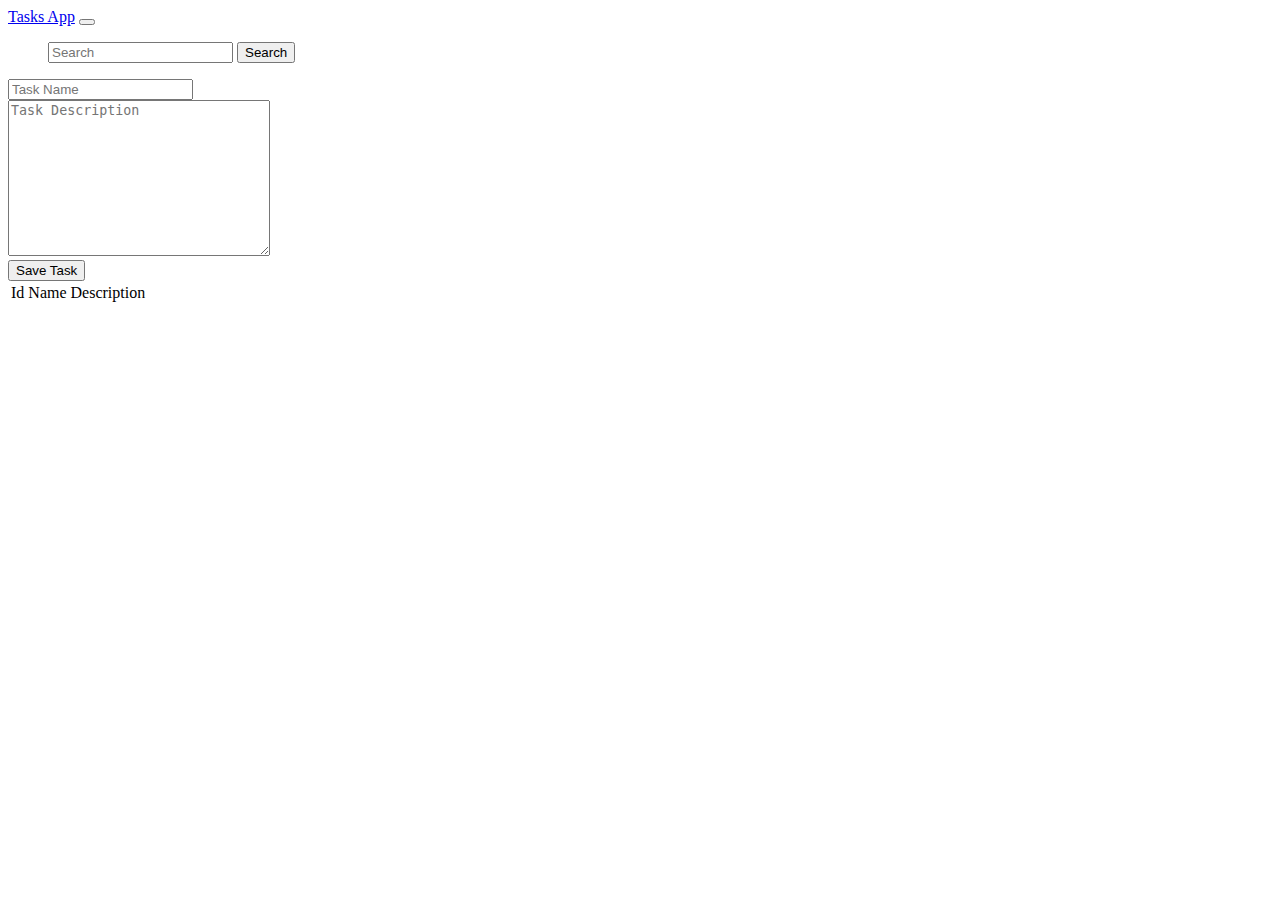
<file: php-ajax/todo-app/index.html>
<!DOCTYPE html>
<html lang="en">
  <head>
    <meta charset="UTF-8">
    <title>Todo App</title>
    <!-- BOOTSTRAP 4  -->
    <link rel="stylesheet" href="https://bootswatch.com/4/lux/bootstrap.min.css">
  </head>
  <body>

    <!-- NAVIGATION  -->
    <nav class="navbar navbar-expand-lg navbar-dark bg-dark">
      <a class="navbar-brand" href="#">Tasks App</a>
      <button class="navbar-toggler" type="button" data-toggle="collapse" data-target="#navbarSupportedContent" aria-controls="navbarSupportedContent" aria-expanded="false" aria-label="Toggle navigation">
        <span class="navbar-toggler-icon"></span>
      </button>

      <div class="collapse navbar-collapse" id="navbarSupportedContent">
        <ul class="navbar-nav ml-auto">
          <form class="form-inline my-2 my-lg-0">
            <input name="search" id="search" class="form-control mr-sm-2" type="search" placeholder="Search" aria-label="Search">
            <button class="btn btn-success my-2 my-sm-0" type="submit">Search</button>
          </form>
      </div>
    </nav>

    <div class="container">
      <div class="row p-4">
        <div class="col-md-5">
          <div class="card">
            <div class="card-body">
              <!-- FORM TO ADD TASKS -->
              <form id="task-form">
                <div class="form-group">
                  <input type="text" id="name" placeholder="Task Name" class="form-control">
                </div>
                <div class="form-group">
                  <textarea id="description" cols="30" rows="10" class="form-control" placeholder="Task Description"></textarea>
                </div>
                <input type="hidden" id="taskId">
                <button type="submit" class="btn btn-primary btn-block text-center">
                  Save Task
                </button>
              </form>
            </div>
          </div>
        </div>

        <!-- TABLE  -->
        <div class="col-md-7">
          <div class="card my-4" id="task-result">
            <div class="card-body">
              <!-- SEARCH -->
              <ul id="container"></ul>
            </div>
          </div>

          <table class="table table-bordered table-sm">
            <thead>
              <tr>
                <td>Id</td>
                <td>Name</td>
                <td>Description</td>
              </tr>
            </thead>
            <tbody id="tasks"></tbody>
          </table>
        </div>
      </div>
    </div>

    <script
      src="https://code.jquery.com/jquery-3.3.1.min.js"
      integrity="sha256-FgpCb/KJQlLNfOu91ta32o/NMZxltwRo8QtmkMRdAu8="
      crossorigin="anonymous"></script>
    <!-- Frontend Logic -->
    <script src="app.js"></script>
  </body>

</html>
</file>
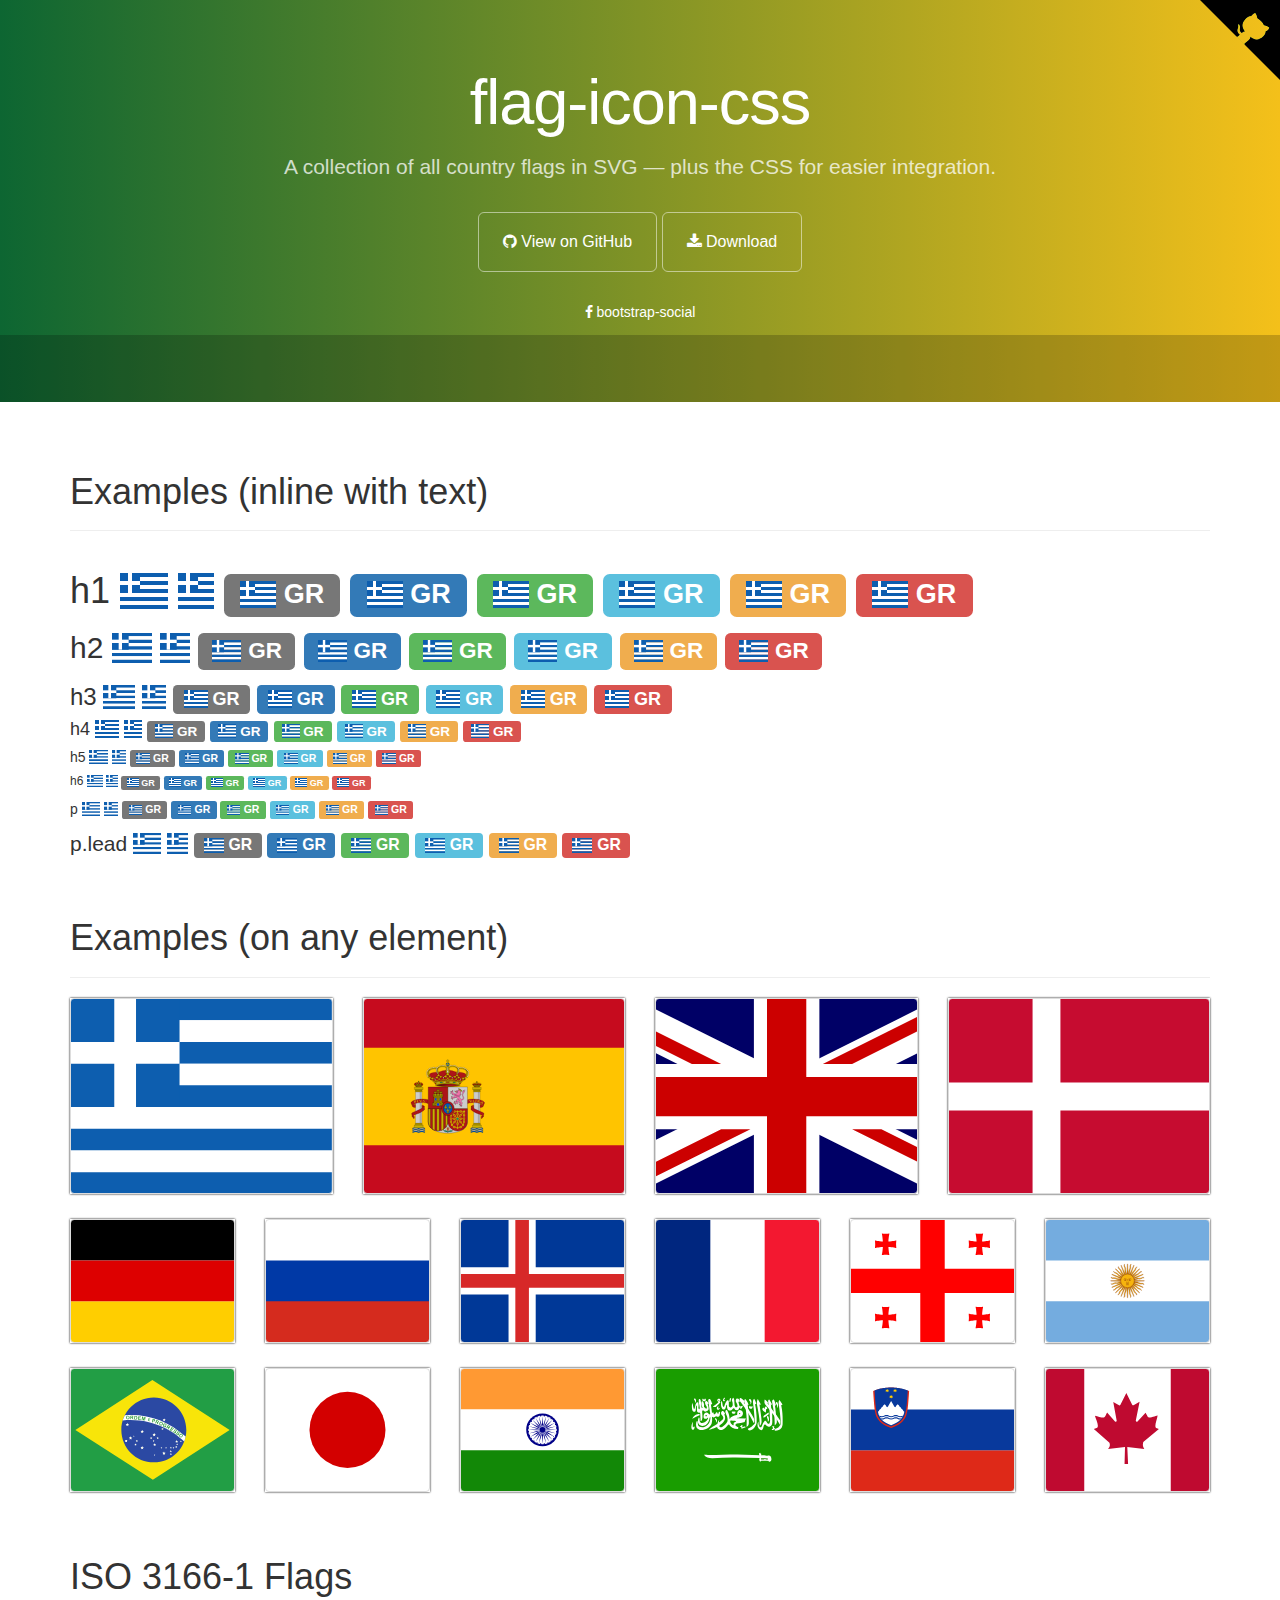
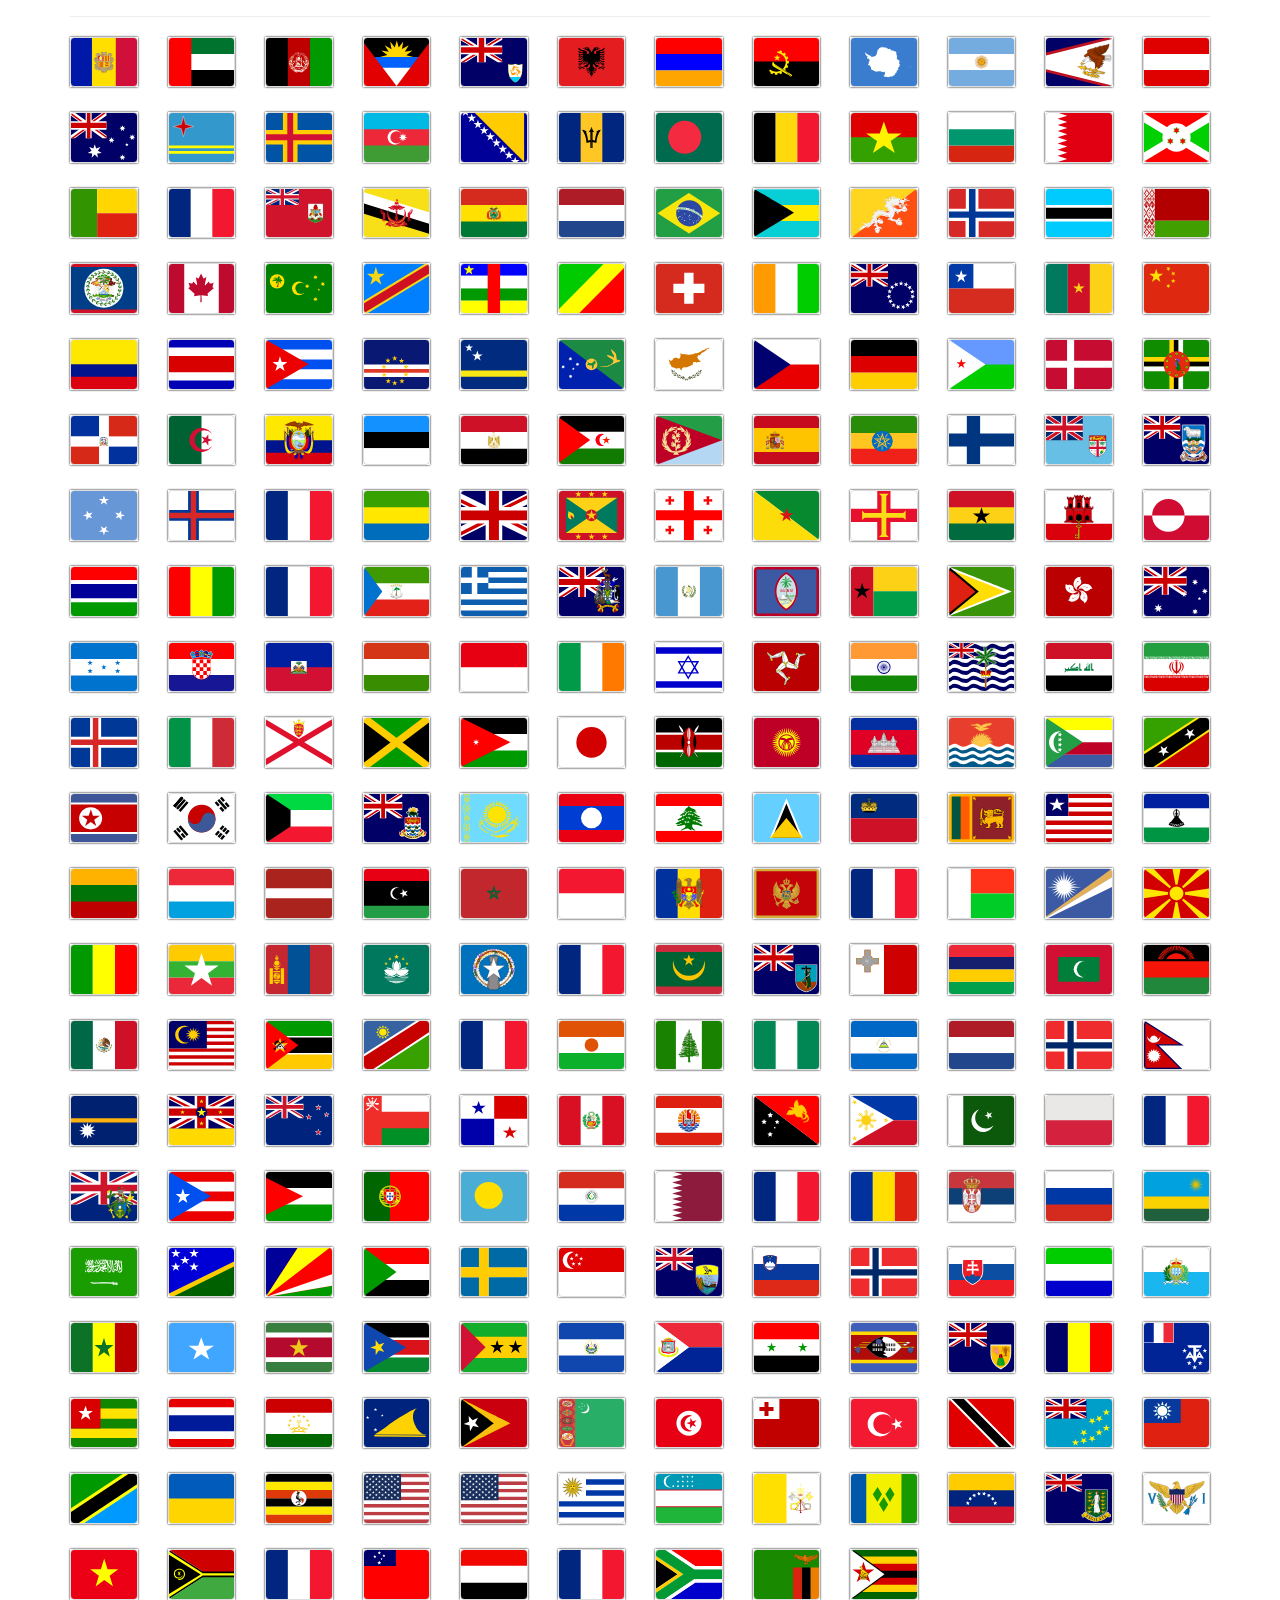
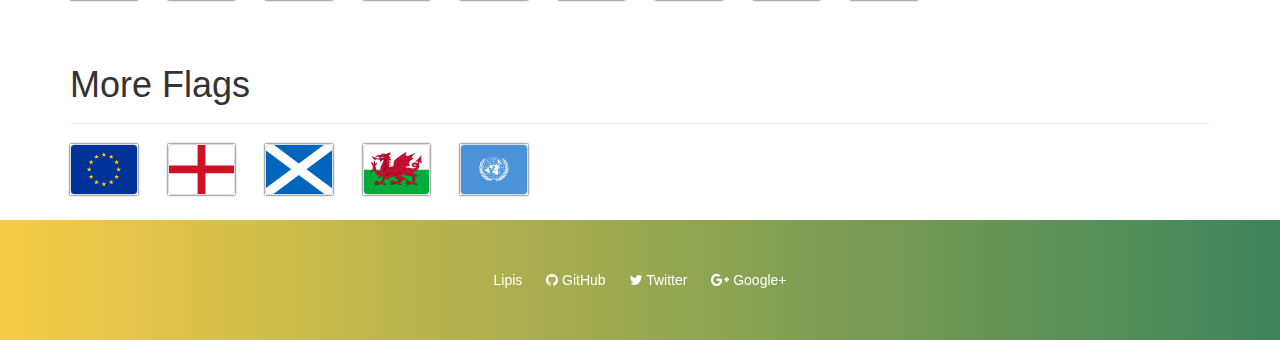
<file: ex. framework/crud/public/vendors/iconfonts/flag-icon-css/index.html>
<!DOCTYPE html>
<html lang="en">
  <head>
    <meta charset="utf-8">
    <meta name="viewport" content="width=device-width, initial-scale=1.0">
    <meta property="og:type" content="website" />
    <meta property="og:url" content="https://lipis.github.io/flag-icon-css/" />

    <title>SVG Country Flags | flag-icon-css</title>

    <link href="https://maxcdn.bootstrapcdn.com/bootstrap/3.3.6/css/bootstrap.min.css" rel="stylesheet" id="bootstrap">
    <link href="https://maxcdn.bootstrapcdn.com/font-awesome/4.5.0/css/font-awesome.min.css" rel="stylesheet">
    <link href="./assets/docs.css" rel="stylesheet">
    <link href="./css/flag-icon.css" rel="stylesheet">
  </head>

  <body>
    <div class="jumbotron">
      <div class="container">
        <h1>flag-icon-css</h1>
        <p>
          A collection of all country flags in SVG — plus the CSS for easier integration.
        </p>
        <a href="https://github.com/lipis/flag-icon-css" class="btn btn-outline btn-lg"><span class="fa fa-github"></span> View on GitHub</a>
        <a href="https://github.com/lipis/flag-icon-css/archive/master.zip" class="btn btn-outline btn-lg"><span class="fa fa-download"></span> Download</a>
        <ul class="jumbotron-links">
          <li><a href="https://lipis.github.io/bootstrap-social"><span class="fa fa-facebook"></span> bootstrap-social</a></li>
        </ul>
      </div>
      <div class="bottom">
        <iframe src="https://ghbtns.com/github-btn.html?user=lipis&amp;repo=flag-icon-css&amp;type=watch&amp;count=true" class="social-share"></iframe>
      </div>
    </div>
    <script>
      if (window.location.hostname.indexOf('github') > 0) {
        window.location.replace("http://flag-icon-css.lip.is/");
      }
    </script>
    <div class="container">
      <section id="examples">
        <div class="page-header">
          <h1>Examples (inline with text)</h1>
        </div>
        <div class="no-wrap">
          <h1>
            h1
            <span class="flag-icon flag-icon-gr"></span>
            <span class="flag-icon flag-icon-squared flag-icon-gr"></span>
            <span class="label label-default"><span class="flag-icon flag-icon-gr"></span> GR</span>
            <span class="label label-primary"><span class="flag-icon flag-icon-gr"></span> GR</span>
            <span class="label label-success"><span class="flag-icon flag-icon-gr"></span> GR</span>
            <span class="label label-info"><span class="flag-icon flag-icon-gr"></span> GR</span>
            <span class="label label-warning"><span class="flag-icon flag-icon-gr"></span> GR</span>
            <span class="label label-danger"><span class="flag-icon flag-icon-gr"></span> GR</span>
          </h1>
          <h2>
            h2
            <span class="flag-icon flag-icon-gr"></span>
            <span class="flag-icon flag-icon-squared flag-icon-gr"></span>
            <span class="label label-default"><span class="flag-icon flag-icon-gr"></span> GR</span>
            <span class="label label-primary"><span class="flag-icon flag-icon-gr"></span> GR</span>
            <span class="label label-success"><span class="flag-icon flag-icon-gr"></span> GR</span>
            <span class="label label-info"><span class="flag-icon flag-icon-gr"></span> GR</span>
            <span class="label label-warning"><span class="flag-icon flag-icon-gr"></span> GR</span>
            <span class="label label-danger"><span class="flag-icon flag-icon-gr"></span> GR</span>
          </h2>
          <h3>
            h3
            <span class="flag-icon flag-icon-gr"></span>
            <span class="flag-icon flag-icon-squared flag-icon-gr"></span>
            <span class="label label-default"><span class="flag-icon flag-icon-gr"></span> GR</span>
            <span class="label label-primary"><span class="flag-icon flag-icon-gr"></span> GR</span>
            <span class="label label-success"><span class="flag-icon flag-icon-gr"></span> GR</span>
            <span class="label label-info"><span class="flag-icon flag-icon-gr"></span> GR</span>
            <span class="label label-warning"><span class="flag-icon flag-icon-gr"></span> GR</span>
            <span class="label label-danger"><span class="flag-icon flag-icon-gr"></span> GR</span>
          </h3>
          <h4>
            h4
            <span class="flag-icon flag-icon-gr"></span>
            <span class="flag-icon flag-icon-squared flag-icon-gr"></span>
            <span class="label label-default"><span class="flag-icon flag-icon-gr"></span> GR</span>
            <span class="label label-primary"><span class="flag-icon flag-icon-gr"></span> GR</span>
            <span class="label label-success"><span class="flag-icon flag-icon-gr"></span> GR</span>
            <span class="label label-info"><span class="flag-icon flag-icon-gr"></span> GR</span>
            <span class="label label-warning"><span class="flag-icon flag-icon-gr"></span> GR</span>
            <span class="label label-danger"><span class="flag-icon flag-icon-gr"></span> GR</span>
          </h4>
          <h5>
            h5
            <span class="flag-icon flag-icon-gr"></span>
            <span class="flag-icon flag-icon-squared flag-icon-gr"></span>
            <span class="label label-default"><span class="flag-icon flag-icon-gr"></span> GR</span>
            <span class="label label-primary"><span class="flag-icon flag-icon-gr"></span> GR</span>
            <span class="label label-success"><span class="flag-icon flag-icon-gr"></span> GR</span>
            <span class="label label-info"><span class="flag-icon flag-icon-gr"></span> GR</span>
            <span class="label label-warning"><span class="flag-icon flag-icon-gr"></span> GR</span>
            <span class="label label-danger"><span class="flag-icon flag-icon-gr"></span> GR</span>
          </h5>
          <h6>
            h6
            <span class="flag-icon flag-icon-gr"></span>
            <span class="flag-icon flag-icon-squared flag-icon-gr"></span>
            <span class="label label-default"><span class="flag-icon flag-icon-gr"></span> GR</span>
            <span class="label label-primary"><span class="flag-icon flag-icon-gr"></span> GR</span>
            <span class="label label-success"><span class="flag-icon flag-icon-gr"></span> GR</span>
            <span class="label label-info"><span class="flag-icon flag-icon-gr"></span> GR</span>
            <span class="label label-warning"><span class="flag-icon flag-icon-gr"></span> GR</span>
            <span class="label label-danger"><span class="flag-icon flag-icon-gr"></span> GR</span>
          </h6>
          <p>
            p
            <span class="flag-icon flag-icon-gr"></span>
            <span class="flag-icon flag-icon-squared flag-icon-gr"></span>
            <span class="label label-default"><span class="flag-icon flag-icon-gr"></span> GR</span>
            <span class="label label-primary"><span class="flag-icon flag-icon-gr"></span> GR</span>
            <span class="label label-success"><span class="flag-icon flag-icon-gr"></span> GR</span>
            <span class="label label-info"><span class="flag-icon flag-icon-gr"></span> GR</span>
            <span class="label label-warning"><span class="flag-icon flag-icon-gr"></span> GR</span>
            <span class="label label-danger"><span class="flag-icon flag-icon-gr"></span> GR</span>
          </p>
          <p class="lead">
            p.lead
            <span class="flag-icon flag-icon-gr"></span>
            <span class="flag-icon flag-icon-squared flag-icon-gr"></span>
            <span class="label label-default"><span class="flag-icon flag-icon-gr"></span> GR</span>
            <span class="label label-primary"><span class="flag-icon flag-icon-gr"></span> GR</span>
            <span class="label label-success"><span class="flag-icon flag-icon-gr"></span> GR</span>
            <span class="label label-info"><span class="flag-icon flag-icon-gr"></span> GR</span>
            <span class="label label-warning"><span class="flag-icon flag-icon-gr"></span> GR</span>
            <span class="label label-danger"><span class="flag-icon flag-icon-gr"></span> GR</span>
          </p>
        </section>
      </section>
      <section id="more" class="d">
        <div class="page-header">
          <h1>Examples (on any element)</h1>
        </div>
        <div class="row">
          <div class="col-lg-3 col-md-4 col-sm-4 col-xs-6">
            <div class="flag-wrapper">
              <div class="img-thumbnail flag flag-icon-background flag-icon-gr"></div>
            </div>
          </div>
          <div class="col-lg-3 col-md-4 col-sm-4 col-xs-6">
            <div class="flag-wrapper">
              <div class="img-thumbnail flag flag-icon-background flag-icon-es"></div>
            </div>
          </div>
          <div class="col-lg-3 col-md-4 col-sm-4 col-xs-3">
            <div class="flag-wrapper">
              <div class="img-thumbnail flag flag-icon-background flag-icon-gb"></div>
            </div>
          </div>
          <div class="col-lg-3 col-sm-2 col-xs-3">
            <div class="flag-wrapper">
              <div class="img-thumbnail flag flag-icon-background flag-icon-dk"></div>
            </div>
          </div>
          <div class="col-sm-2 col-xs-3">
            <div class="flag-wrapper">
              <div class="img-thumbnail flag flag-icon-background flag-icon-de"></div>
            </div>
          </div>
          <div class="col-sm-2 col-xs-3">
            <div class="flag-wrapper">
              <div class="img-thumbnail flag flag-icon-background flag-icon-ru"></div>
            </div>
          </div>
          <div class="col-sm-2 col-xs-3">
            <div class="flag-wrapper">
              <div class="img-thumbnail flag flag-icon-background flag-icon-is"></div>
            </div>
          </div>
          <div class="col-sm-2 col-xs-3">
            <div class="flag-wrapper">
              <div class="img-thumbnail flag flag-icon-background flag-icon-fr"></div>
            </div>
          </div>
          <div class="col-sm-2 col-xs-3">
            <div class="flag-wrapper">
              <div class="img-thumbnail flag flag-icon-background flag-icon-ge"></div>
            </div>
          </div>
          <div class="col-sm-2 col-xs-3">
            <div class="flag-wrapper">
              <div class="img-thumbnail flag flag-icon-background flag-icon-ar"></div>
            </div>
          </div>
          <div class="col-sm-2 col-xs-3">
            <div class="flag-wrapper">
              <div class="img-thumbnail flag flag-icon-background flag-icon-br"></div>
            </div>
          </div>
          <div class="col-sm-2 col-xs-3">
            <div class="flag-wrapper">
              <div class="img-thumbnail flag flag-icon-background flag-icon-jp"></div>
            </div>
          </div>
          <div class="col-sm-2 col-xs-3 hidden-xs">
            <div class="flag-wrapper">
              <div class="img-thumbnail flag flag-icon-background flag-icon-in"></div>
            </div>
          </div>
          <div class="col-sm-2 col-xs-3">
            <div class="flag-wrapper">
              <div class="img-thumbnail flag flag-icon-background flag-icon-sa"></div>
            </div>
          </div>
          <div class="col-sm-2 col-xs-3">
            <div class="flag-wrapper">
              <div class="img-thumbnail flag flag-icon-background flag-icon-si"></div>
            </div>
          </div>
          <div class="col-sm-2 col-xs-3 visible-lg">
            <div class="flag-wrapper">
              <div class="img-thumbnail flag flag-icon-background flag-icon-ca"></div>
            </div>
          </div>
        </div>
      </section>
      <section class="all-flags">
        <div class="page-header">
          <h1>ISO 3166-1 Flags</h1>
        </div>
        <div class="row">
          <div class="col-md-1 col-sm-2 col-xs-3"><div class="flag-wrapper"><div class="img-thumbnail flag flag-icon-background flag-icon-ad" title="ad" id="ad"></div></div></div>
          <div class="col-md-1 col-sm-2 col-xs-3"><div class="flag-wrapper"><div class="img-thumbnail flag flag-icon-background flag-icon-ae" title="ae" id="ae"></div></div></div>
          <div class="col-md-1 col-sm-2 col-xs-3"><div class="flag-wrapper"><div class="img-thumbnail flag flag-icon-background flag-icon-af" title="af" id="af"></div></div></div>
          <div class="col-md-1 col-sm-2 col-xs-3"><div class="flag-wrapper"><div class="img-thumbnail flag flag-icon-background flag-icon-ag" title="ag" id="ag"></div></div></div>
          <div class="col-md-1 col-sm-2 col-xs-3"><div class="flag-wrapper"><div class="img-thumbnail flag flag-icon-background flag-icon-ai" title="ai" id="ai"></div></div></div>
          <div class="col-md-1 col-sm-2 col-xs-3"><div class="flag-wrapper"><div class="img-thumbnail flag flag-icon-background flag-icon-al" title="al" id="al"></div></div></div>
          <div class="col-md-1 col-sm-2 col-xs-3"><div class="flag-wrapper"><div class="img-thumbnail flag flag-icon-background flag-icon-am" title="am" id="am"></div></div></div>
          <div class="col-md-1 col-sm-2 col-xs-3"><div class="flag-wrapper"><div class="img-thumbnail flag flag-icon-background flag-icon-ao" title="ao" id="ao"></div></div></div>
          <div class="col-md-1 col-sm-2 col-xs-3"><div class="flag-wrapper"><div class="img-thumbnail flag flag-icon-background flag-icon-aq" title="aq" id="aq"></div></div></div>
          <div class="col-md-1 col-sm-2 col-xs-3"><div class="flag-wrapper"><div class="img-thumbnail flag flag-icon-background flag-icon-ar" title="ar" id="ar"></div></div></div>
          <div class="col-md-1 col-sm-2 col-xs-3"><div class="flag-wrapper"><div class="img-thumbnail flag flag-icon-background flag-icon-as" title="as" id="as"></div></div></div>
          <div class="col-md-1 col-sm-2 col-xs-3"><div class="flag-wrapper"><div class="img-thumbnail flag flag-icon-background flag-icon-at" title="at" id="at"></div></div></div>
          <div class="col-md-1 col-sm-2 col-xs-3"><div class="flag-wrapper"><div class="img-thumbnail flag flag-icon-background flag-icon-au" title="au" id="au"></div></div></div>
          <div class="col-md-1 col-sm-2 col-xs-3"><div class="flag-wrapper"><div class="img-thumbnail flag flag-icon-background flag-icon-aw" title="aw" id="aw"></div></div></div>
          <div class="col-md-1 col-sm-2 col-xs-3"><div class="flag-wrapper"><div class="img-thumbnail flag flag-icon-background flag-icon-ax" title="ax" id="ax"></div></div></div>
          <div class="col-md-1 col-sm-2 col-xs-3"><div class="flag-wrapper"><div class="img-thumbnail flag flag-icon-background flag-icon-az" title="az" id="az"></div></div></div>
          <div class="col-md-1 col-sm-2 col-xs-3"><div class="flag-wrapper"><div class="img-thumbnail flag flag-icon-background flag-icon-ba" title="ba" id="ba"></div></div></div>
          <div class="col-md-1 col-sm-2 col-xs-3"><div class="flag-wrapper"><div class="img-thumbnail flag flag-icon-background flag-icon-bb" title="bb" id="bb"></div></div></div>
          <div class="col-md-1 col-sm-2 col-xs-3"><div class="flag-wrapper"><div class="img-thumbnail flag flag-icon-background flag-icon-bd" title="bd" id="bd"></div></div></div>
          <div class="col-md-1 col-sm-2 col-xs-3"><div class="flag-wrapper"><div class="img-thumbnail flag flag-icon-background flag-icon-be" title="be" id="be"></div></div></div>
          <div class="col-md-1 col-sm-2 col-xs-3"><div class="flag-wrapper"><div class="img-thumbnail flag flag-icon-background flag-icon-bf" title="bf" id="bf"></div></div></div>
          <div class="col-md-1 col-sm-2 col-xs-3"><div class="flag-wrapper"><div class="img-thumbnail flag flag-icon-background flag-icon-bg" title="bg" id="bg"></div></div></div>
          <div class="col-md-1 col-sm-2 col-xs-3"><div class="flag-wrapper"><div class="img-thumbnail flag flag-icon-background flag-icon-bh" title="bh" id="bh"></div></div></div>
          <div class="col-md-1 col-sm-2 col-xs-3"><div class="flag-wrapper"><div class="img-thumbnail flag flag-icon-background flag-icon-bi" title="bi" id="bi"></div></div></div>
          <div class="col-md-1 col-sm-2 col-xs-3"><div class="flag-wrapper"><div class="img-thumbnail flag flag-icon-background flag-icon-bj" title="bj" id="bj"></div></div></div>
          <div class="col-md-1 col-sm-2 col-xs-3"><div class="flag-wrapper"><div class="img-thumbnail flag flag-icon-background flag-icon-bl" title="bl" id="bl"></div></div></div>
          <div class="col-md-1 col-sm-2 col-xs-3"><div class="flag-wrapper"><div class="img-thumbnail flag flag-icon-background flag-icon-bm" title="bm" id="bm"></div></div></div>
          <div class="col-md-1 col-sm-2 col-xs-3"><div class="flag-wrapper"><div class="img-thumbnail flag flag-icon-background flag-icon-bn" title="bn" id="bn"></div></div></div>
          <div class="col-md-1 col-sm-2 col-xs-3"><div class="flag-wrapper"><div class="img-thumbnail flag flag-icon-background flag-icon-bo" title="bo" id="bo"></div></div></div>
          <div class="col-md-1 col-sm-2 col-xs-3"><div class="flag-wrapper"><div class="img-thumbnail flag flag-icon-background flag-icon-bq" title="bq" id="bq"></div></div></div>
          <div class="col-md-1 col-sm-2 col-xs-3"><div class="flag-wrapper"><div class="img-thumbnail flag flag-icon-background flag-icon-br" title="br" id="br"></div></div></div>
          <div class="col-md-1 col-sm-2 col-xs-3"><div class="flag-wrapper"><div class="img-thumbnail flag flag-icon-background flag-icon-bs" title="bs" id="bs"></div></div></div>
          <div class="col-md-1 col-sm-2 col-xs-3"><div class="flag-wrapper"><div class="img-thumbnail flag flag-icon-background flag-icon-bt" title="bt" id="bt"></div></div></div>
          <div class="col-md-1 col-sm-2 col-xs-3"><div class="flag-wrapper"><div class="img-thumbnail flag flag-icon-background flag-icon-bv" title="bv" id="bv"></div></div></div>
          <div class="col-md-1 col-sm-2 col-xs-3"><div class="flag-wrapper"><div class="img-thumbnail flag flag-icon-background flag-icon-bw" title="bw" id="bw"></div></div></div>
          <div class="col-md-1 col-sm-2 col-xs-3"><div class="flag-wrapper"><div class="img-thumbnail flag flag-icon-background flag-icon-by" title="by" id="by"></div></div></div>
          <div class="col-md-1 col-sm-2 col-xs-3"><div class="flag-wrapper"><div class="img-thumbnail flag flag-icon-background flag-icon-bz" title="bz" id="bz"></div></div></div>
          <div class="col-md-1 col-sm-2 col-xs-3"><div class="flag-wrapper"><div class="img-thumbnail flag flag-icon-background flag-icon-ca" title="ca" id="ca"></div></div></div>
          <div class="col-md-1 col-sm-2 col-xs-3"><div class="flag-wrapper"><div class="img-thumbnail flag flag-icon-background flag-icon-cc" title="cc" id="cc"></div></div></div>
          <div class="col-md-1 col-sm-2 col-xs-3"><div class="flag-wrapper"><div class="img-thumbnail flag flag-icon-background flag-icon-cd" title="cd" id="cd"></div></div></div>
          <div class="col-md-1 col-sm-2 col-xs-3"><div class="flag-wrapper"><div class="img-thumbnail flag flag-icon-background flag-icon-cf" title="cf" id="cf"></div></div></div>
          <div class="col-md-1 col-sm-2 col-xs-3"><div class="flag-wrapper"><div class="img-thumbnail flag flag-icon-background flag-icon-cg" title="cg" id="cg"></div></div></div>
          <div class="col-md-1 col-sm-2 col-xs-3"><div class="flag-wrapper"><div class="img-thumbnail flag flag-icon-background flag-icon-ch" title="ch" id="ch"></div></div></div>
          <div class="col-md-1 col-sm-2 col-xs-3"><div class="flag-wrapper"><div class="img-thumbnail flag flag-icon-background flag-icon-ci" title="ci" id="ci"></div></div></div>
          <div class="col-md-1 col-sm-2 col-xs-3"><div class="flag-wrapper"><div class="img-thumbnail flag flag-icon-background flag-icon-ck" title="ck" id="ck"></div></div></div>
          <div class="col-md-1 col-sm-2 col-xs-3"><div class="flag-wrapper"><div class="img-thumbnail flag flag-icon-background flag-icon-cl" title="cl" id="cl"></div></div></div>
          <div class="col-md-1 col-sm-2 col-xs-3"><div class="flag-wrapper"><div class="img-thumbnail flag flag-icon-background flag-icon-cm" title="cm" id="cm"></div></div></div>
          <div class="col-md-1 col-sm-2 col-xs-3"><div class="flag-wrapper"><div class="img-thumbnail flag flag-icon-background flag-icon-cn" title="cn" id="cn"></div></div></div>
          <div class="col-md-1 col-sm-2 col-xs-3"><div class="flag-wrapper"><div class="img-thumbnail flag flag-icon-background flag-icon-co" title="co" id="co"></div></div></div>
          <div class="col-md-1 col-sm-2 col-xs-3"><div class="flag-wrapper"><div class="img-thumbnail flag flag-icon-background flag-icon-cr" title="cr" id="cr"></div></div></div>
          <div class="col-md-1 col-sm-2 col-xs-3"><div class="flag-wrapper"><div class="img-thumbnail flag flag-icon-background flag-icon-cu" title="cu" id="cu"></div></div></div>
          <div class="col-md-1 col-sm-2 col-xs-3"><div class="flag-wrapper"><div class="img-thumbnail flag flag-icon-background flag-icon-cv" title="cv" id="cv"></div></div></div>
          <div class="col-md-1 col-sm-2 col-xs-3"><div class="flag-wrapper"><div class="img-thumbnail flag flag-icon-background flag-icon-cw" title="cw" id="cw"></div></div></div>
          <div class="col-md-1 col-sm-2 col-xs-3"><div class="flag-wrapper"><div class="img-thumbnail flag flag-icon-background flag-icon-cx" title="cx" id="cx"></div></div></div>
          <div class="col-md-1 col-sm-2 col-xs-3"><div class="flag-wrapper"><div class="img-thumbnail flag flag-icon-background flag-icon-cy" title="cy" id="cy"></div></div></div>
          <div class="col-md-1 col-sm-2 col-xs-3"><div class="flag-wrapper"><div class="img-thumbnail flag flag-icon-background flag-icon-cz" title="cz" id="cz"></div></div></div>
          <div class="col-md-1 col-sm-2 col-xs-3"><div class="flag-wrapper"><div class="img-thumbnail flag flag-icon-background flag-icon-de" title="de" id="de"></div></div></div>
          <div class="col-md-1 col-sm-2 col-xs-3"><div class="flag-wrapper"><div class="img-thumbnail flag flag-icon-background flag-icon-dj" title="dj" id="dj"></div></div></div>
          <div class="col-md-1 col-sm-2 col-xs-3"><div class="flag-wrapper"><div class="img-thumbnail flag flag-icon-background flag-icon-dk" title="dk" id="dk"></div></div></div>
          <div class="col-md-1 col-sm-2 col-xs-3"><div class="flag-wrapper"><div class="img-thumbnail flag flag-icon-background flag-icon-dm" title="dm" id="dm"></div></div></div>
          <div class="col-md-1 col-sm-2 col-xs-3"><div class="flag-wrapper"><div class="img-thumbnail flag flag-icon-background flag-icon-do" title="do" id="do"></div></div></div>
          <div class="col-md-1 col-sm-2 col-xs-3"><div class="flag-wrapper"><div class="img-thumbnail flag flag-icon-background flag-icon-dz" title="dz" id="dz"></div></div></div>
          <div class="col-md-1 col-sm-2 col-xs-3"><div class="flag-wrapper"><div class="img-thumbnail flag flag-icon-background flag-icon-ec" title="ec" id="ec"></div></div></div>
          <div class="col-md-1 col-sm-2 col-xs-3"><div class="flag-wrapper"><div class="img-thumbnail flag flag-icon-background flag-icon-ee" title="ee" id="ee"></div></div></div>
          <div class="col-md-1 col-sm-2 col-xs-3"><div class="flag-wrapper"><div class="img-thumbnail flag flag-icon-background flag-icon-eg" title="eg" id="eg"></div></div></div>
          <div class="col-md-1 col-sm-2 col-xs-3"><div class="flag-wrapper"><div class="img-thumbnail flag flag-icon-background flag-icon-eh" title="eh" id="eh"></div></div></div>
          <div class="col-md-1 col-sm-2 col-xs-3"><div class="flag-wrapper"><div class="img-thumbnail flag flag-icon-background flag-icon-er" title="er" id="er"></div></div></div>
          <div class="col-md-1 col-sm-2 col-xs-3"><div class="flag-wrapper"><div class="img-thumbnail flag flag-icon-background flag-icon-es" title="es" id="es"></div></div></div>
          <div class="col-md-1 col-sm-2 col-xs-3"><div class="flag-wrapper"><div class="img-thumbnail flag flag-icon-background flag-icon-et" title="et" id="et"></div></div></div>
          <div class="col-md-1 col-sm-2 col-xs-3"><div class="flag-wrapper"><div class="img-thumbnail flag flag-icon-background flag-icon-fi" title="fi" id="fi"></div></div></div>
          <div class="col-md-1 col-sm-2 col-xs-3"><div class="flag-wrapper"><div class="img-thumbnail flag flag-icon-background flag-icon-fj" title="fj" id="fj"></div></div></div>
          <div class="col-md-1 col-sm-2 col-xs-3"><div class="flag-wrapper"><div class="img-thumbnail flag flag-icon-background flag-icon-fk" title="fk" id="fk"></div></div></div>
          <div class="col-md-1 col-sm-2 col-xs-3"><div class="flag-wrapper"><div class="img-thumbnail flag flag-icon-background flag-icon-fm" title="fm" id="fm"></div></div></div>
          <div class="col-md-1 col-sm-2 col-xs-3"><div class="flag-wrapper"><div class="img-thumbnail flag flag-icon-background flag-icon-fo" title="fo" id="fo"></div></div></div>
          <div class="col-md-1 col-sm-2 col-xs-3"><div class="flag-wrapper"><div class="img-thumbnail flag flag-icon-background flag-icon-fr" title="fr" id="fr"></div></div></div>
          <div class="col-md-1 col-sm-2 col-xs-3"><div class="flag-wrapper"><div class="img-thumbnail flag flag-icon-background flag-icon-ga" title="ga" id="ga"></div></div></div>
          <div class="col-md-1 col-sm-2 col-xs-3"><div class="flag-wrapper"><div class="img-thumbnail flag flag-icon-background flag-icon-gb" title="gb" id="gb"></div></div></div>
          <div class="col-md-1 col-sm-2 col-xs-3"><div class="flag-wrapper"><div class="img-thumbnail flag flag-icon-background flag-icon-gd" title="gd" id="gd"></div></div></div>
          <div class="col-md-1 col-sm-2 col-xs-3"><div class="flag-wrapper"><div class="img-thumbnail flag flag-icon-background flag-icon-ge" title="ge" id="ge"></div></div></div>
          <div class="col-md-1 col-sm-2 col-xs-3"><div class="flag-wrapper"><div class="img-thumbnail flag flag-icon-background flag-icon-gf" title="gf" id="gf"></div></div></div>
          <div class="col-md-1 col-sm-2 col-xs-3"><div class="flag-wrapper"><div class="img-thumbnail flag flag-icon-background flag-icon-gg" title="gg" id="gg"></div></div></div>
          <div class="col-md-1 col-sm-2 col-xs-3"><div class="flag-wrapper"><div class="img-thumbnail flag flag-icon-background flag-icon-gh" title="gh" id="gh"></div></div></div>
          <div class="col-md-1 col-sm-2 col-xs-3"><div class="flag-wrapper"><div class="img-thumbnail flag flag-icon-background flag-icon-gi" title="gi" id="gi"></div></div></div>
          <div class="col-md-1 col-sm-2 col-xs-3"><div class="flag-wrapper"><div class="img-thumbnail flag flag-icon-background flag-icon-gl" title="gl" id="gl"></div></div></div>
          <div class="col-md-1 col-sm-2 col-xs-3"><div class="flag-wrapper"><div class="img-thumbnail flag flag-icon-background flag-icon-gm" title="gm" id="gm"></div></div></div>
          <div class="col-md-1 col-sm-2 col-xs-3"><div class="flag-wrapper"><div class="img-thumbnail flag flag-icon-background flag-icon-gn" title="gn" id="gn"></div></div></div>
          <div class="col-md-1 col-sm-2 col-xs-3"><div class="flag-wrapper"><div class="img-thumbnail flag flag-icon-background flag-icon-gp" title="gp" id="gp"></div></div></div>
          <div class="col-md-1 col-sm-2 col-xs-3"><div class="flag-wrapper"><div class="img-thumbnail flag flag-icon-background flag-icon-gq" title="gq" id="gq"></div></div></div>
          <div class="col-md-1 col-sm-2 col-xs-3"><div class="flag-wrapper"><div class="img-thumbnail flag flag-icon-background flag-icon-gr" title="gr" id="gr"></div></div></div>
          <div class="col-md-1 col-sm-2 col-xs-3"><div class="flag-wrapper"><div class="img-thumbnail flag flag-icon-background flag-icon-gs" title="gs" id="gs"></div></div></div>
          <div class="col-md-1 col-sm-2 col-xs-3"><div class="flag-wrapper"><div class="img-thumbnail flag flag-icon-background flag-icon-gt" title="gt" id="gt"></div></div></div>
          <div class="col-md-1 col-sm-2 col-xs-3"><div class="flag-wrapper"><div class="img-thumbnail flag flag-icon-background flag-icon-gu" title="gu" id="gu"></div></div></div>
          <div class="col-md-1 col-sm-2 col-xs-3"><div class="flag-wrapper"><div class="img-thumbnail flag flag-icon-background flag-icon-gw" title="gw" id="gw"></div></div></div>
          <div class="col-md-1 col-sm-2 col-xs-3"><div class="flag-wrapper"><div class="img-thumbnail flag flag-icon-background flag-icon-gy" title="gy" id="gy"></div></div></div>
          <div class="col-md-1 col-sm-2 col-xs-3"><div class="flag-wrapper"><div class="img-thumbnail flag flag-icon-background flag-icon-hk" title="hk" id="hk"></div></div></div>
          <div class="col-md-1 col-sm-2 col-xs-3"><div class="flag-wrapper"><div class="img-thumbnail flag flag-icon-background flag-icon-hm" title="hm" id="hm"></div></div></div>
          <div class="col-md-1 col-sm-2 col-xs-3"><div class="flag-wrapper"><div class="img-thumbnail flag flag-icon-background flag-icon-hn" title="hn" id="hn"></div></div></div>
          <div class="col-md-1 col-sm-2 col-xs-3"><div class="flag-wrapper"><div class="img-thumbnail flag flag-icon-background flag-icon-hr" title="hr" id="hr"></div></div></div>
          <div class="col-md-1 col-sm-2 col-xs-3"><div class="flag-wrapper"><div class="img-thumbnail flag flag-icon-background flag-icon-ht" title="ht" id="ht"></div></div></div>
          <div class="col-md-1 col-sm-2 col-xs-3"><div class="flag-wrapper"><div class="img-thumbnail flag flag-icon-background flag-icon-hu" title="hu" id="hu"></div></div></div>
          <div class="col-md-1 col-sm-2 col-xs-3"><div class="flag-wrapper"><div class="img-thumbnail flag flag-icon-background flag-icon-id" title="id" id="id"></div></div></div>
          <div class="col-md-1 col-sm-2 col-xs-3"><div class="flag-wrapper"><div class="img-thumbnail flag flag-icon-background flag-icon-ie" title="ie" id="ie"></div></div></div>
          <div class="col-md-1 col-sm-2 col-xs-3"><div class="flag-wrapper"><div class="img-thumbnail flag flag-icon-background flag-icon-il" title="il" id="il"></div></div></div>
          <div class="col-md-1 col-sm-2 col-xs-3"><div class="flag-wrapper"><div class="img-thumbnail flag flag-icon-background flag-icon-im" title="im" id="im"></div></div></div>
          <div class="col-md-1 col-sm-2 col-xs-3"><div class="flag-wrapper"><div class="img-thumbnail flag flag-icon-background flag-icon-in" title="in" id="in"></div></div></div>
          <div class="col-md-1 col-sm-2 col-xs-3"><div class="flag-wrapper"><div class="img-thumbnail flag flag-icon-background flag-icon-io" title="io" id="io"></div></div></div>
          <div class="col-md-1 col-sm-2 col-xs-3"><div class="flag-wrapper"><div class="img-thumbnail flag flag-icon-background flag-icon-iq" title="iq" id="iq"></div></div></div>
          <div class="col-md-1 col-sm-2 col-xs-3"><div class="flag-wrapper"><div class="img-thumbnail flag flag-icon-background flag-icon-ir" title="ir" id="ir"></div></div></div>
          <div class="col-md-1 col-sm-2 col-xs-3"><div class="flag-wrapper"><div class="img-thumbnail flag flag-icon-background flag-icon-is" title="is" id="is"></div></div></div>
          <div class="col-md-1 col-sm-2 col-xs-3"><div class="flag-wrapper"><div class="img-thumbnail flag flag-icon-background flag-icon-it" title="it" id="it"></div></div></div>
          <div class="col-md-1 col-sm-2 col-xs-3"><div class="flag-wrapper"><div class="img-thumbnail flag flag-icon-background flag-icon-je" title="je" id="je"></div></div></div>
          <div class="col-md-1 col-sm-2 col-xs-3"><div class="flag-wrapper"><div class="img-thumbnail flag flag-icon-background flag-icon-jm" title="jm" id="jm"></div></div></div>
          <div class="col-md-1 col-sm-2 col-xs-3"><div class="flag-wrapper"><div class="img-thumbnail flag flag-icon-background flag-icon-jo" title="jo" id="jo"></div></div></div>
          <div class="col-md-1 col-sm-2 col-xs-3"><div class="flag-wrapper"><div class="img-thumbnail flag flag-icon-background flag-icon-jp" title="jp" id="jp"></div></div></div>
          <div class="col-md-1 col-sm-2 col-xs-3"><div class="flag-wrapper"><div class="img-thumbnail flag flag-icon-background flag-icon-ke" title="ke" id="ke"></div></div></div>
          <div class="col-md-1 col-sm-2 col-xs-3"><div class="flag-wrapper"><div class="img-thumbnail flag flag-icon-background flag-icon-kg" title="kg" id="kg"></div></div></div>
          <div class="col-md-1 col-sm-2 col-xs-3"><div class="flag-wrapper"><div class="img-thumbnail flag flag-icon-background flag-icon-kh" title="kh" id="kh"></div></div></div>
          <div class="col-md-1 col-sm-2 col-xs-3"><div class="flag-wrapper"><div class="img-thumbnail flag flag-icon-background flag-icon-ki" title="ki" id="ki"></div></div></div>
          <div class="col-md-1 col-sm-2 col-xs-3"><div class="flag-wrapper"><div class="img-thumbnail flag flag-icon-background flag-icon-km" title="km" id="km"></div></div></div>
          <div class="col-md-1 col-sm-2 col-xs-3"><div class="flag-wrapper"><div class="img-thumbnail flag flag-icon-background flag-icon-kn" title="kn" id="kn"></div></div></div>
          <div class="col-md-1 col-sm-2 col-xs-3"><div class="flag-wrapper"><div class="img-thumbnail flag flag-icon-background flag-icon-kp" title="kp" id="kp"></div></div></div>
          <div class="col-md-1 col-sm-2 col-xs-3"><div class="flag-wrapper"><div class="img-thumbnail flag flag-icon-background flag-icon-kr" title="kr" id="kr"></div></div></div>
          <div class="col-md-1 col-sm-2 col-xs-3"><div class="flag-wrapper"><div class="img-thumbnail flag flag-icon-background flag-icon-kw" title="kw" id="kw"></div></div></div>
          <div class="col-md-1 col-sm-2 col-xs-3"><div class="flag-wrapper"><div class="img-thumbnail flag flag-icon-background flag-icon-ky" title="ky" id="ky"></div></div></div>
          <div class="col-md-1 col-sm-2 col-xs-3"><div class="flag-wrapper"><div class="img-thumbnail flag flag-icon-background flag-icon-kz" title="kz" id="kz"></div></div></div>
          <div class="col-md-1 col-sm-2 col-xs-3"><div class="flag-wrapper"><div class="img-thumbnail flag flag-icon-background flag-icon-la" title="la" id="la"></div></div></div>
          <div class="col-md-1 col-sm-2 col-xs-3"><div class="flag-wrapper"><div class="img-thumbnail flag flag-icon-background flag-icon-lb" title="lb" id="lb"></div></div></div>
          <div class="col-md-1 col-sm-2 col-xs-3"><div class="flag-wrapper"><div class="img-thumbnail flag flag-icon-background flag-icon-lc" title="lc" id="lc"></div></div></div>
          <div class="col-md-1 col-sm-2 col-xs-3"><div class="flag-wrapper"><div class="img-thumbnail flag flag-icon-background flag-icon-li" title="li" id="li"></div></div></div>
          <div class="col-md-1 col-sm-2 col-xs-3"><div class="flag-wrapper"><div class="img-thumbnail flag flag-icon-background flag-icon-lk" title="lk" id="lk"></div></div></div>
          <div class="col-md-1 col-sm-2 col-xs-3"><div class="flag-wrapper"><div class="img-thumbnail flag flag-icon-background flag-icon-lr" title="lr" id="lr"></div></div></div>
          <div class="col-md-1 col-sm-2 col-xs-3"><div class="flag-wrapper"><div class="img-thumbnail flag flag-icon-background flag-icon-ls" title="ls" id="ls"></div></div></div>
          <div class="col-md-1 col-sm-2 col-xs-3"><div class="flag-wrapper"><div class="img-thumbnail flag flag-icon-background flag-icon-lt" title="lt" id="lt"></div></div></div>
          <div class="col-md-1 col-sm-2 col-xs-3"><div class="flag-wrapper"><div class="img-thumbnail flag flag-icon-background flag-icon-lu" title="lu" id="lu"></div></div></div>
          <div class="col-md-1 col-sm-2 col-xs-3"><div class="flag-wrapper"><div class="img-thumbnail flag flag-icon-background flag-icon-lv" title="lv" id="lv"></div></div></div>
          <div class="col-md-1 col-sm-2 col-xs-3"><div class="flag-wrapper"><div class="img-thumbnail flag flag-icon-background flag-icon-ly" title="ly" id="ly"></div></div></div>
          <div class="col-md-1 col-sm-2 col-xs-3"><div class="flag-wrapper"><div class="img-thumbnail flag flag-icon-background flag-icon-ma" title="ma" id="ma"></div></div></div>
          <div class="col-md-1 col-sm-2 col-xs-3"><div class="flag-wrapper"><div class="img-thumbnail flag flag-icon-background flag-icon-mc" title="mc" id="mc"></div></div></div>
          <div class="col-md-1 col-sm-2 col-xs-3"><div class="flag-wrapper"><div class="img-thumbnail flag flag-icon-background flag-icon-md" title="md" id="md"></div></div></div>
          <div class="col-md-1 col-sm-2 col-xs-3"><div class="flag-wrapper"><div class="img-thumbnail flag flag-icon-background flag-icon-me" title="me" id="me"></div></div></div>
          <div class="col-md-1 col-sm-2 col-xs-3"><div class="flag-wrapper"><div class="img-thumbnail flag flag-icon-background flag-icon-mf" title="mf" id="mf"></div></div></div>
          <div class="col-md-1 col-sm-2 col-xs-3"><div class="flag-wrapper"><div class="img-thumbnail flag flag-icon-background flag-icon-mg" title="mg" id="mg"></div></div></div>
          <div class="col-md-1 col-sm-2 col-xs-3"><div class="flag-wrapper"><div class="img-thumbnail flag flag-icon-background flag-icon-mh" title="mh" id="mh"></div></div></div>
          <div class="col-md-1 col-sm-2 col-xs-3"><div class="flag-wrapper"><div class="img-thumbnail flag flag-icon-background flag-icon-mk" title="mk" id="mk"></div></div></div>
          <div class="col-md-1 col-sm-2 col-xs-3"><div class="flag-wrapper"><div class="img-thumbnail flag flag-icon-background flag-icon-ml" title="ml" id="ml"></div></div></div>
          <div class="col-md-1 col-sm-2 col-xs-3"><div class="flag-wrapper"><div class="img-thumbnail flag flag-icon-background flag-icon-mm" title="mm" id="mm"></div></div></div>
          <div class="col-md-1 col-sm-2 col-xs-3"><div class="flag-wrapper"><div class="img-thumbnail flag flag-icon-background flag-icon-mn" title="mn" id="mn"></div></div></div>
          <div class="col-md-1 col-sm-2 col-xs-3"><div class="flag-wrapper"><div class="img-thumbnail flag flag-icon-background flag-icon-mo" title="mo" id="mo"></div></div></div>
          <div class="col-md-1 col-sm-2 col-xs-3"><div class="flag-wrapper"><div class="img-thumbnail flag flag-icon-background flag-icon-mp" title="mp" id="mp"></div></div></div>
          <div class="col-md-1 col-sm-2 col-xs-3"><div class="flag-wrapper"><div class="img-thumbnail flag flag-icon-background flag-icon-mq" title="mq" id="mq"></div></div></div>
          <div class="col-md-1 col-sm-2 col-xs-3"><div class="flag-wrapper"><div class="img-thumbnail flag flag-icon-background flag-icon-mr" title="mr" id="mr"></div></div></div>
          <div class="col-md-1 col-sm-2 col-xs-3"><div class="flag-wrapper"><div class="img-thumbnail flag flag-icon-background flag-icon-ms" title="ms" id="ms"></div></div></div>
          <div class="col-md-1 col-sm-2 col-xs-3"><div class="flag-wrapper"><div class="img-thumbnail flag flag-icon-background flag-icon-mt" title="mt" id="mt"></div></div></div>
          <div class="col-md-1 col-sm-2 col-xs-3"><div class="flag-wrapper"><div class="img-thumbnail flag flag-icon-background flag-icon-mu" title="mu" id="mu"></div></div></div>
          <div class="col-md-1 col-sm-2 col-xs-3"><div class="flag-wrapper"><div class="img-thumbnail flag flag-icon-background flag-icon-mv" title="mv" id="mv"></div></div></div>
          <div class="col-md-1 col-sm-2 col-xs-3"><div class="flag-wrapper"><div class="img-thumbnail flag flag-icon-background flag-icon-mw" title="mw" id="mw"></div></div></div>
          <div class="col-md-1 col-sm-2 col-xs-3"><div class="flag-wrapper"><div class="img-thumbnail flag flag-icon-background flag-icon-mx" title="mx" id="mx"></div></div></div>
          <div class="col-md-1 col-sm-2 col-xs-3"><div class="flag-wrapper"><div class="img-thumbnail flag flag-icon-background flag-icon-my" title="my" id="my"></div></div></div>
          <div class="col-md-1 col-sm-2 col-xs-3"><div class="flag-wrapper"><div class="img-thumbnail flag flag-icon-background flag-icon-mz" title="mz" id="mz"></div></div></div>
          <div class="col-md-1 col-sm-2 col-xs-3"><div class="flag-wrapper"><div class="img-thumbnail flag flag-icon-background flag-icon-na" title="na" id="na"></div></div></div>
          <div class="col-md-1 col-sm-2 col-xs-3"><div class="flag-wrapper"><div class="img-thumbnail flag flag-icon-background flag-icon-nc" title="nc" id="nc"></div></div></div>
          <div class="col-md-1 col-sm-2 col-xs-3"><div class="flag-wrapper"><div class="img-thumbnail flag flag-icon-background flag-icon-ne" title="ne" id="ne"></div></div></div>
          <div class="col-md-1 col-sm-2 col-xs-3"><div class="flag-wrapper"><div class="img-thumbnail flag flag-icon-background flag-icon-nf" title="nf" id="nf"></div></div></div>
          <div class="col-md-1 col-sm-2 col-xs-3"><div class="flag-wrapper"><div class="img-thumbnail flag flag-icon-background flag-icon-ng" title="ng" id="ng"></div></div></div>
          <div class="col-md-1 col-sm-2 col-xs-3"><div class="flag-wrapper"><div class="img-thumbnail flag flag-icon-background flag-icon-ni" title="ni" id="ni"></div></div></div>
          <div class="col-md-1 col-sm-2 col-xs-3"><div class="flag-wrapper"><div class="img-thumbnail flag flag-icon-background flag-icon-nl" title="nl" id="nl"></div></div></div>
          <div class="col-md-1 col-sm-2 col-xs-3"><div class="flag-wrapper"><div class="img-thumbnail flag flag-icon-background flag-icon-no" title="no" id="no"></div></div></div>
          <div class="col-md-1 col-sm-2 col-xs-3"><div class="flag-wrapper"><div class="img-thumbnail flag flag-icon-background flag-icon-np" title="np" id="np"></div></div></div>
          <div class="col-md-1 col-sm-2 col-xs-3"><div class="flag-wrapper"><div class="img-thumbnail flag flag-icon-background flag-icon-nr" title="nr" id="nr"></div></div></div>
          <div class="col-md-1 col-sm-2 col-xs-3"><div class="flag-wrapper"><div class="img-thumbnail flag flag-icon-background flag-icon-nu" title="nu" id="nu"></div></div></div>
          <div class="col-md-1 col-sm-2 col-xs-3"><div class="flag-wrapper"><div class="img-thumbnail flag flag-icon-background flag-icon-nz" title="nz" id="nz"></div></div></div>
          <div class="col-md-1 col-sm-2 col-xs-3"><div class="flag-wrapper"><div class="img-thumbnail flag flag-icon-background flag-icon-om" title="om" id="om"></div></div></div>
          <div class="col-md-1 col-sm-2 col-xs-3"><div class="flag-wrapper"><div class="img-thumbnail flag flag-icon-background flag-icon-pa" title="pa" id="pa"></div></div></div>
          <div class="col-md-1 col-sm-2 col-xs-3"><div class="flag-wrapper"><div class="img-thumbnail flag flag-icon-background flag-icon-pe" title="pe" id="pe"></div></div></div>
          <div class="col-md-1 col-sm-2 col-xs-3"><div class="flag-wrapper"><div class="img-thumbnail flag flag-icon-background flag-icon-pf" title="pf" id="pf"></div></div></div>
          <div class="col-md-1 col-sm-2 col-xs-3"><div class="flag-wrapper"><div class="img-thumbnail flag flag-icon-background flag-icon-pg" title="pg" id="pg"></div></div></div>
          <div class="col-md-1 col-sm-2 col-xs-3"><div class="flag-wrapper"><div class="img-thumbnail flag flag-icon-background flag-icon-ph" title="ph" id="ph"></div></div></div>
          <div class="col-md-1 col-sm-2 col-xs-3"><div class="flag-wrapper"><div class="img-thumbnail flag flag-icon-background flag-icon-pk" title="pk" id="pk"></div></div></div>
          <div class="col-md-1 col-sm-2 col-xs-3"><div class="flag-wrapper"><div class="img-thumbnail flag flag-icon-background flag-icon-pl" title="pl" id="pl"></div></div></div>
          <div class="col-md-1 col-sm-2 col-xs-3"><div class="flag-wrapper"><div class="img-thumbnail flag flag-icon-background flag-icon-pm" title="pm" id="pm"></div></div></div>
          <div class="col-md-1 col-sm-2 col-xs-3"><div class="flag-wrapper"><div class="img-thumbnail flag flag-icon-background flag-icon-pn" title="pn" id="pn"></div></div></div>
          <div class="col-md-1 col-sm-2 col-xs-3"><div class="flag-wrapper"><div class="img-thumbnail flag flag-icon-background flag-icon-pr" title="pr" id="pr"></div></div></div>
          <div class="col-md-1 col-sm-2 col-xs-3"><div class="flag-wrapper"><div class="img-thumbnail flag flag-icon-background flag-icon-ps" title="ps" id="ps"></div></div></div>
          <div class="col-md-1 col-sm-2 col-xs-3"><div class="flag-wrapper"><div class="img-thumbnail flag flag-icon-background flag-icon-pt" title="pt" id="pt"></div></div></div>
          <div class="col-md-1 col-sm-2 col-xs-3"><div class="flag-wrapper"><div class="img-thumbnail flag flag-icon-background flag-icon-pw" title="pw" id="pw"></div></div></div>
          <div class="col-md-1 col-sm-2 col-xs-3"><div class="flag-wrapper"><div class="img-thumbnail flag flag-icon-background flag-icon-py" title="py" id="py"></div></div></div>
          <div class="col-md-1 col-sm-2 col-xs-3"><div class="flag-wrapper"><div class="img-thumbnail flag flag-icon-background flag-icon-qa" title="qa" id="qa"></div></div></div>
          <div class="col-md-1 col-sm-2 col-xs-3"><div class="flag-wrapper"><div class="img-thumbnail flag flag-icon-background flag-icon-re" title="re" id="re"></div></div></div>
          <div class="col-md-1 col-sm-2 col-xs-3"><div class="flag-wrapper"><div class="img-thumbnail flag flag-icon-background flag-icon-ro" title="ro" id="ro"></div></div></div>
          <div class="col-md-1 col-sm-2 col-xs-3"><div class="flag-wrapper"><div class="img-thumbnail flag flag-icon-background flag-icon-rs" title="rs" id="rs"></div></div></div>
          <div class="col-md-1 col-sm-2 col-xs-3"><div class="flag-wrapper"><div class="img-thumbnail flag flag-icon-background flag-icon-ru" title="ru" id="ru"></div></div></div>
          <div class="col-md-1 col-sm-2 col-xs-3"><div class="flag-wrapper"><div class="img-thumbnail flag flag-icon-background flag-icon-rw" title="rw" id="rw"></div></div></div>
          <div class="col-md-1 col-sm-2 col-xs-3"><div class="flag-wrapper"><div class="img-thumbnail flag flag-icon-background flag-icon-sa" title="sa" id="sa"></div></div></div>
          <div class="col-md-1 col-sm-2 col-xs-3"><div class="flag-wrapper"><div class="img-thumbnail flag flag-icon-background flag-icon-sb" title="sb" id="sb"></div></div></div>
          <div class="col-md-1 col-sm-2 col-xs-3"><div class="flag-wrapper"><div class="img-thumbnail flag flag-icon-background flag-icon-sc" title="sc" id="sc"></div></div></div>
          <div class="col-md-1 col-sm-2 col-xs-3"><div class="flag-wrapper"><div class="img-thumbnail flag flag-icon-background flag-icon-sd" title="sd" id="sd"></div></div></div>
          <div class="col-md-1 col-sm-2 col-xs-3"><div class="flag-wrapper"><div class="img-thumbnail flag flag-icon-background flag-icon-se" title="se" id="se"></div></div></div>
          <div class="col-md-1 col-sm-2 col-xs-3"><div class="flag-wrapper"><div class="img-thumbnail flag flag-icon-background flag-icon-sg" title="sg" id="sg"></div></div></div>
          <div class="col-md-1 col-sm-2 col-xs-3"><div class="flag-wrapper"><div class="img-thumbnail flag flag-icon-background flag-icon-sh" title="sh" id="sh"></div></div></div>
          <div class="col-md-1 col-sm-2 col-xs-3"><div class="flag-wrapper"><div class="img-thumbnail flag flag-icon-background flag-icon-si" title="si" id="si"></div></div></div>
          <div class="col-md-1 col-sm-2 col-xs-3"><div class="flag-wrapper"><div class="img-thumbnail flag flag-icon-background flag-icon-sj" title="sj" id="sj"></div></div></div>
          <div class="col-md-1 col-sm-2 col-xs-3"><div class="flag-wrapper"><div class="img-thumbnail flag flag-icon-background flag-icon-sk" title="sk" id="sk"></div></div></div>
          <div class="col-md-1 col-sm-2 col-xs-3"><div class="flag-wrapper"><div class="img-thumbnail flag flag-icon-background flag-icon-sl" title="sl" id="sl"></div></div></div>
          <div class="col-md-1 col-sm-2 col-xs-3"><div class="flag-wrapper"><div class="img-thumbnail flag flag-icon-background flag-icon-sm" title="sm" id="sm"></div></div></div>
          <div class="col-md-1 col-sm-2 col-xs-3"><div class="flag-wrapper"><div class="img-thumbnail flag flag-icon-background flag-icon-sn" title="sn" id="sn"></div></div></div>
          <div class="col-md-1 col-sm-2 col-xs-3"><div class="flag-wrapper"><div class="img-thumbnail flag flag-icon-background flag-icon-so" title="so" id="so"></div></div></div>
          <div class="col-md-1 col-sm-2 col-xs-3"><div class="flag-wrapper"><div class="img-thumbnail flag flag-icon-background flag-icon-sr" title="sr" id="sr"></div></div></div>
          <div class="col-md-1 col-sm-2 col-xs-3"><div class="flag-wrapper"><div class="img-thumbnail flag flag-icon-background flag-icon-ss" title="ss" id="ss"></div></div></div>
          <div class="col-md-1 col-sm-2 col-xs-3"><div class="flag-wrapper"><div class="img-thumbnail flag flag-icon-background flag-icon-st" title="st" id="st"></div></div></div>
          <div class="col-md-1 col-sm-2 col-xs-3"><div class="flag-wrapper"><div class="img-thumbnail flag flag-icon-background flag-icon-sv" title="sv" id="sv"></div></div></div>
          <div class="col-md-1 col-sm-2 col-xs-3"><div class="flag-wrapper"><div class="img-thumbnail flag flag-icon-background flag-icon-sx" title="sx" id="sx"></div></div></div>
          <div class="col-md-1 col-sm-2 col-xs-3"><div class="flag-wrapper"><div class="img-thumbnail flag flag-icon-background flag-icon-sy" title="sy" id="sy"></div></div></div>
          <div class="col-md-1 col-sm-2 col-xs-3"><div class="flag-wrapper"><div class="img-thumbnail flag flag-icon-background flag-icon-sz" title="sz" id="sz"></div></div></div>
          <div class="col-md-1 col-sm-2 col-xs-3"><div class="flag-wrapper"><div class="img-thumbnail flag flag-icon-background flag-icon-tc" title="tc" id="tc"></div></div></div>
          <div class="col-md-1 col-sm-2 col-xs-3"><div class="flag-wrapper"><div class="img-thumbnail flag flag-icon-background flag-icon-td" title="td" id="td"></div></div></div>
          <div class="col-md-1 col-sm-2 col-xs-3"><div class="flag-wrapper"><div class="img-thumbnail flag flag-icon-background flag-icon-tf" title="tf" id="tf"></div></div></div>
          <div class="col-md-1 col-sm-2 col-xs-3"><div class="flag-wrapper"><div class="img-thumbnail flag flag-icon-background flag-icon-tg" title="tg" id="tg"></div></div></div>
          <div class="col-md-1 col-sm-2 col-xs-3"><div class="flag-wrapper"><div class="img-thumbnail flag flag-icon-background flag-icon-th" title="th" id="th"></div></div></div>
          <div class="col-md-1 col-sm-2 col-xs-3"><div class="flag-wrapper"><div class="img-thumbnail flag flag-icon-background flag-icon-tj" title="tj" id="tj"></div></div></div>
          <div class="col-md-1 col-sm-2 col-xs-3"><div class="flag-wrapper"><div class="img-thumbnail flag flag-icon-background flag-icon-tk" title="tk" id="tk"></div></div></div>
          <div class="col-md-1 col-sm-2 col-xs-3"><div class="flag-wrapper"><div class="img-thumbnail flag flag-icon-background flag-icon-tl" title="tl" id="tl"></div></div></div>
          <div class="col-md-1 col-sm-2 col-xs-3"><div class="flag-wrapper"><div class="img-thumbnail flag flag-icon-background flag-icon-tm" title="tm" id="tm"></div></div></div>
          <div class="col-md-1 col-sm-2 col-xs-3"><div class="flag-wrapper"><div class="img-thumbnail flag flag-icon-background flag-icon-tn" title="tn" id="tn"></div></div></div>
          <div class="col-md-1 col-sm-2 col-xs-3"><div class="flag-wrapper"><div class="img-thumbnail flag flag-icon-background flag-icon-to" title="to" id="to"></div></div></div>
          <div class="col-md-1 col-sm-2 col-xs-3"><div class="flag-wrapper"><div class="img-thumbnail flag flag-icon-background flag-icon-tr" title="tr" id="tr"></div></div></div>
          <div class="col-md-1 col-sm-2 col-xs-3"><div class="flag-wrapper"><div class="img-thumbnail flag flag-icon-background flag-icon-tt" title="tt" id="tt"></div></div></div>
          <div class="col-md-1 col-sm-2 col-xs-3"><div class="flag-wrapper"><div class="img-thumbnail flag flag-icon-background flag-icon-tv" title="tv" id="tv"></div></div></div>
          <div class="col-md-1 col-sm-2 col-xs-3"><div class="flag-wrapper"><div class="img-thumbnail flag flag-icon-background flag-icon-tw" title="tw" id="tw"></div></div></div>
          <div class="col-md-1 col-sm-2 col-xs-3"><div class="flag-wrapper"><div class="img-thumbnail flag flag-icon-background flag-icon-tz" title="tz" id="tz"></div></div></div>
          <div class="col-md-1 col-sm-2 col-xs-3"><div class="flag-wrapper"><div class="img-thumbnail flag flag-icon-background flag-icon-ua" title="ua" id="ua"></div></div></div>
          <div class="col-md-1 col-sm-2 col-xs-3"><div class="flag-wrapper"><div class="img-thumbnail flag flag-icon-background flag-icon-ug" title="ug" id="ug"></div></div></div>
          <div class="col-md-1 col-sm-2 col-xs-3"><div class="flag-wrapper"><div class="img-thumbnail flag flag-icon-background flag-icon-um" title="um" id="um"></div></div></div>
          <div class="col-md-1 col-sm-2 col-xs-3"><div class="flag-wrapper"><div class="img-thumbnail flag flag-icon-background flag-icon-us" title="us" id="us"></div></div></div>
          <div class="col-md-1 col-sm-2 col-xs-3"><div class="flag-wrapper"><div class="img-thumbnail flag flag-icon-background flag-icon-uy" title="uy" id="uy"></div></div></div>
          <div class="col-md-1 col-sm-2 col-xs-3"><div class="flag-wrapper"><div class="img-thumbnail flag flag-icon-background flag-icon-uz" title="uz" id="uz"></div></div></div>
          <div class="col-md-1 col-sm-2 col-xs-3"><div class="flag-wrapper"><div class="img-thumbnail flag flag-icon-background flag-icon-va" title="va" id="va"></div></div></div>
          <div class="col-md-1 col-sm-2 col-xs-3"><div class="flag-wrapper"><div class="img-thumbnail flag flag-icon-background flag-icon-vc" title="vc" id="vc"></div></div></div>
          <div class="col-md-1 col-sm-2 col-xs-3"><div class="flag-wrapper"><div class="img-thumbnail flag flag-icon-background flag-icon-ve" title="ve" id="ve"></div></div></div>
          <div class="col-md-1 col-sm-2 col-xs-3"><div class="flag-wrapper"><div class="img-thumbnail flag flag-icon-background flag-icon-vg" title="vg" id="vg"></div></div></div>
          <div class="col-md-1 col-sm-2 col-xs-3"><div class="flag-wrapper"><div class="img-thumbnail flag flag-icon-background flag-icon-vi" title="vi" id="vi"></div></div></div>
          <div class="col-md-1 col-sm-2 col-xs-3"><div class="flag-wrapper"><div class="img-thumbnail flag flag-icon-background flag-icon-vn" title="vn" id="vn"></div></div></div>
          <div class="col-md-1 col-sm-2 col-xs-3"><div class="flag-wrapper"><div class="img-thumbnail flag flag-icon-background flag-icon-vu" title="vu" id="vu"></div></div></div>
          <div class="col-md-1 col-sm-2 col-xs-3"><div class="flag-wrapper"><div class="img-thumbnail flag flag-icon-background flag-icon-wf" title="wf" id="wf"></div></div></div>
          <div class="col-md-1 col-sm-2 col-xs-3"><div class="flag-wrapper"><div class="img-thumbnail flag flag-icon-background flag-icon-ws" title="ws" id="ws"></div></div></div>
          <div class="col-md-1 col-sm-2 col-xs-3"><div class="flag-wrapper"><div class="img-thumbnail flag flag-icon-background flag-icon-ye" title="ye" id="ye"></div></div></div>
          <div class="col-md-1 col-sm-2 col-xs-3"><div class="flag-wrapper"><div class="img-thumbnail flag flag-icon-background flag-icon-yt" title="yt" id="yt"></div></div></div>
          <div class="col-md-1 col-sm-2 col-xs-3"><div class="flag-wrapper"><div class="img-thumbnail flag flag-icon-background flag-icon-za" title="za" id="za"></div></div></div>
          <div class="col-md-1 col-sm-2 col-xs-3"><div class="flag-wrapper"><div class="img-thumbnail flag flag-icon-background flag-icon-zm" title="zm" id="zm"></div></div></div>
          <div class="col-md-1 col-sm-2 col-xs-3"><div class="flag-wrapper"><div class="img-thumbnail flag flag-icon-background flag-icon-zw" title="zw" id="zw"></div></div></div>
        </div>
      </section>
      <section class="all-flags">
        <div class="page-header">
          <h1>More Flags</h1>
        </div>
        <div class="row">
          <div class="col-md-1 col-sm-2 col-xs-3"><div class="flag-wrapper"><div class="img-thumbnail flag flag-icon-background flag-icon-eu" title="eu" id="eu"></div></div></div>
          <div class="col-md-1 col-sm-2 col-xs-3"><div class="flag-wrapper"><div class="img-thumbnail flag flag-icon-background flag-icon-gb-eng" title="gb-eng" id="gb-eng"></div></div></div>
          <div class="col-md-1 col-sm-2 col-xs-3"><div class="flag-wrapper"><div class="img-thumbnail flag flag-icon-background flag-icon-gb-sct" title="gb-sct" id="gb-sct"></div></div></div>
          <div class="col-md-1 col-sm-2 col-xs-3"><div class="flag-wrapper"><div class="img-thumbnail flag flag-icon-background flag-icon-gb-wls" title="gb-wls" id="gb-wls"></div></div></div>
          <div class="col-md-1 col-sm-2 col-xs-3"><div class="flag-wrapper"><div class="img-thumbnail flag flag-icon-background flag-icon-un" title="un" id="un"></div></div></div>
        </div>
      </section>
    </div>

    <footer>
      <ul class="links">
        <li><a href="https://lip.is">Lipis</a></li>
        <li><a href="https://github.com/lipis"><span class="fa fa-github"></span> GitHub</a></li>
        <li><a href="https://twitter.com/lipis"><span class="fa fa-twitter"></span> Twitter</a></li>
        <li><a href="https://google.com/+PanayiotisLipiridis"><span class="fa fa-google-plus"></span> Google+</a></li>
      </ul>
    </footer>
    <a href="https://github.com/lipis/flag-icon-css" title="Fork me on GitHub" class="github-corner"><svg width="80" height="80" viewbox="0 0 250 250"><title>Fork me on GitHub</title><path d="M0 0h250v250"></path><path d="M127.4 110c-14.6-9.2-9.4-19.5-9.4-19.5 3-7 1.5-11 1.5-11-1-6.2 3-2 3-2 4 4.7 2 11 2 11-2.2 10.4 5 14.8 9 16.2" fill="currentColor" style="transform-origin:130px 110px" class="octo-arm"></path><path d="M113.2 114.3s3.6 1.6 4.7.6l15-13.7c3-2.4 6-3 8.2-2.7-8-11.2-14-25 3-41 4.7-4.4 10.6-6.4 16.2-6.4.6-1.6 3.6-7.3 11.8-10.7 0 0 4.5 2.7 6.8 16.5 4.3 2.7 8.3 6 12 9.8 3.3 3.5 6.7 8 8.6 12.3 14 3 16.8 8 16.8 8-3.4 8-9.4 11-11.4 11 0 5.8-2.3 11-7.5 15.5-16.4 16-30 9-40 .2 0 3-1 7-5.2 11l-13.3 11c-1 1 .5 5.3.8 5z" fill="currentColor" class="octo-body"></path></svg><style> .github-corner svg{position:absolute;right:0;top:0;mix-blend-mode:darken;color:#ffffff;fill:#000000;}.github-corner:hover .octo-arm{animation:octocat-wave .56s;}@keyframes octocat-wave{0%, 100%{transform:rotate(0);}20%, 60%{transform:rotate(-20deg);}40%, 80%{transform:rotate(10deg);}}</style></a>
    <script src="https://ajax.googleapis.com/ajax/libs/jquery/2.1.4/jquery.min.js"></script>
    <script src="./assets/docs.js"></script>
  </body>
</html>
</file>
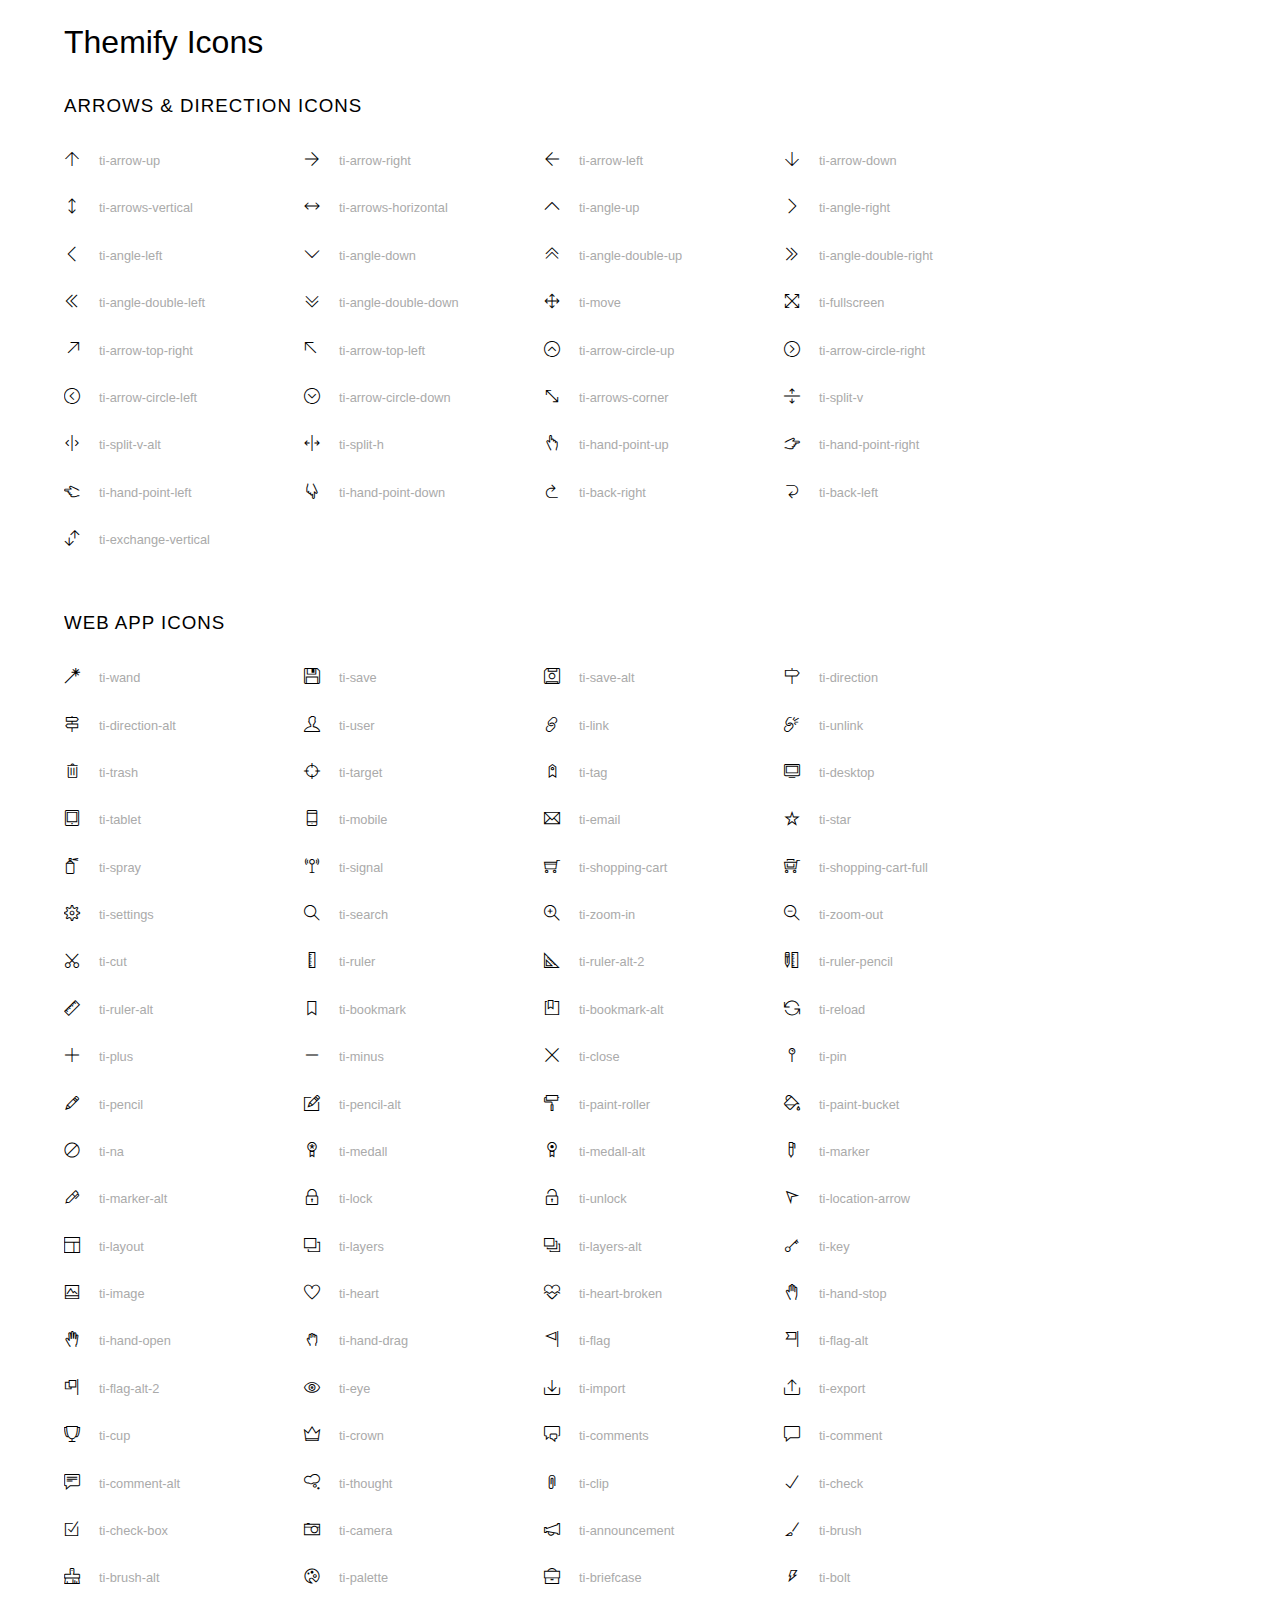
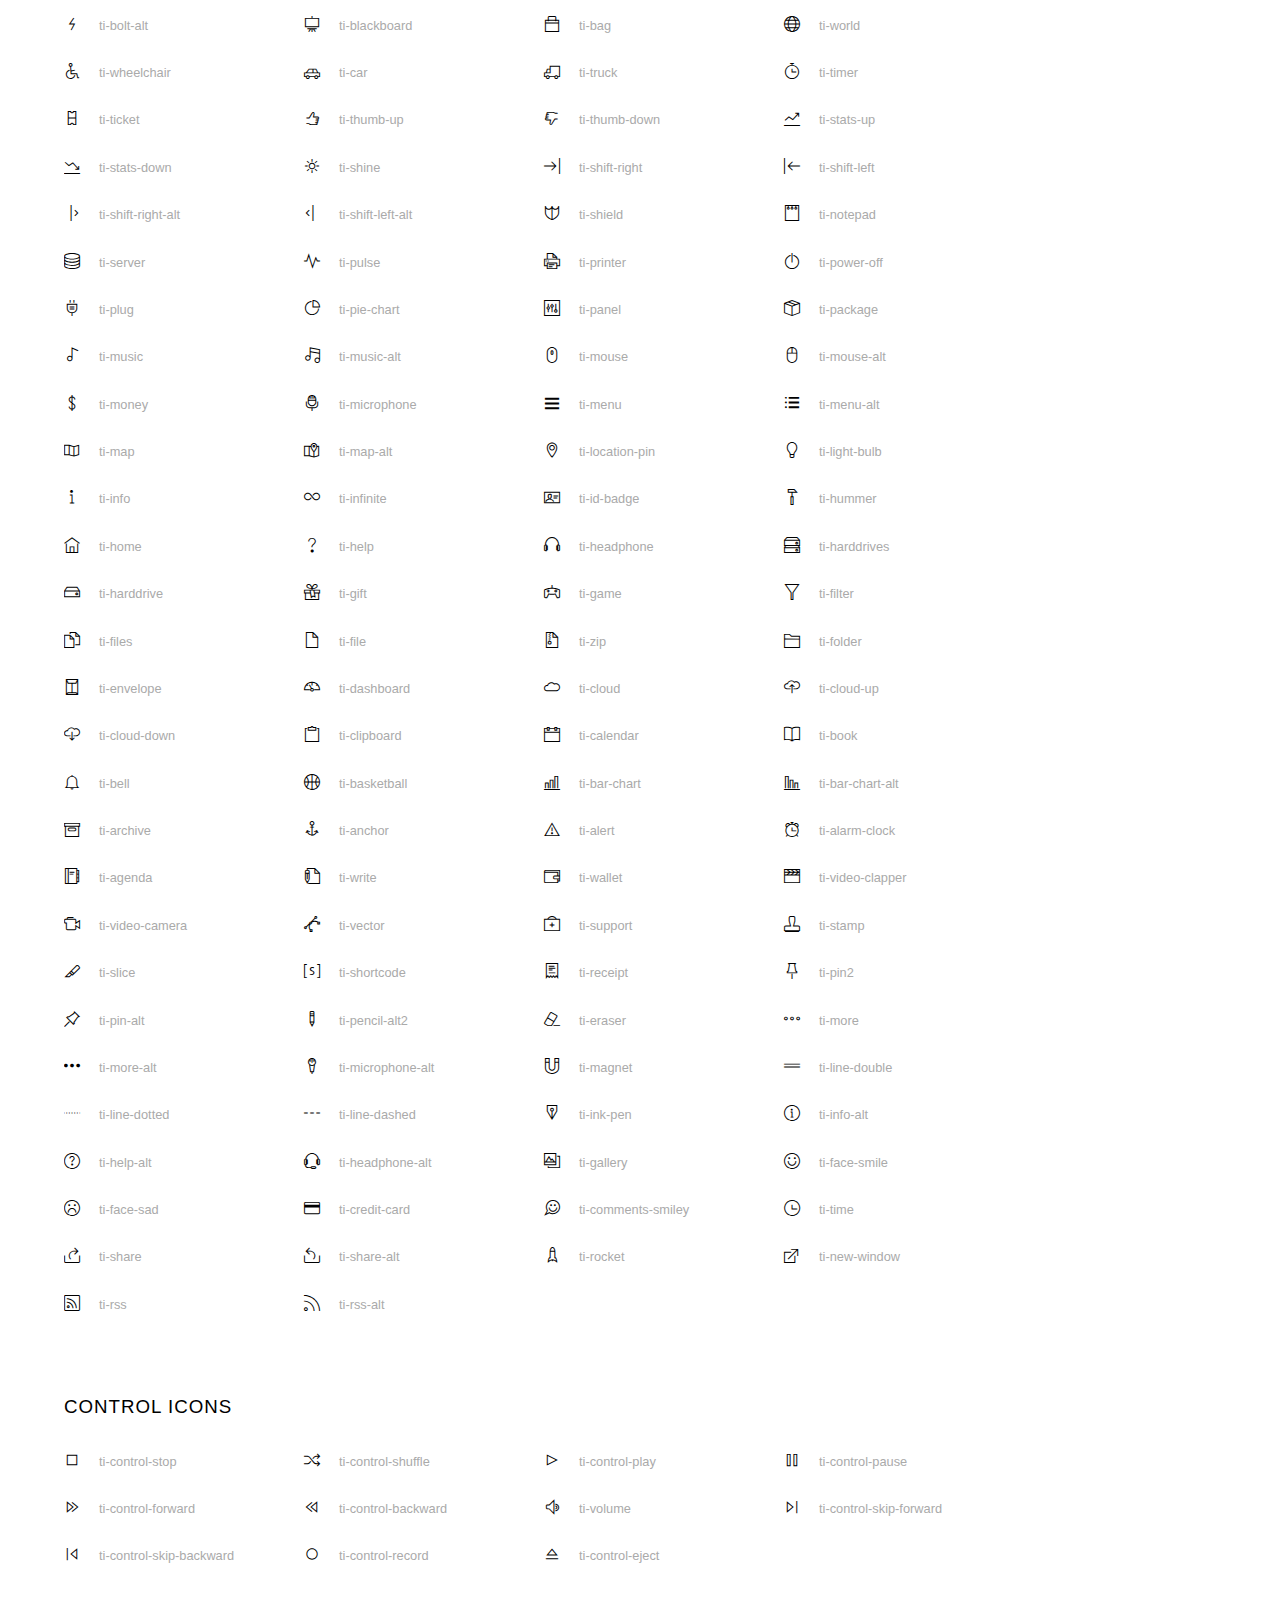
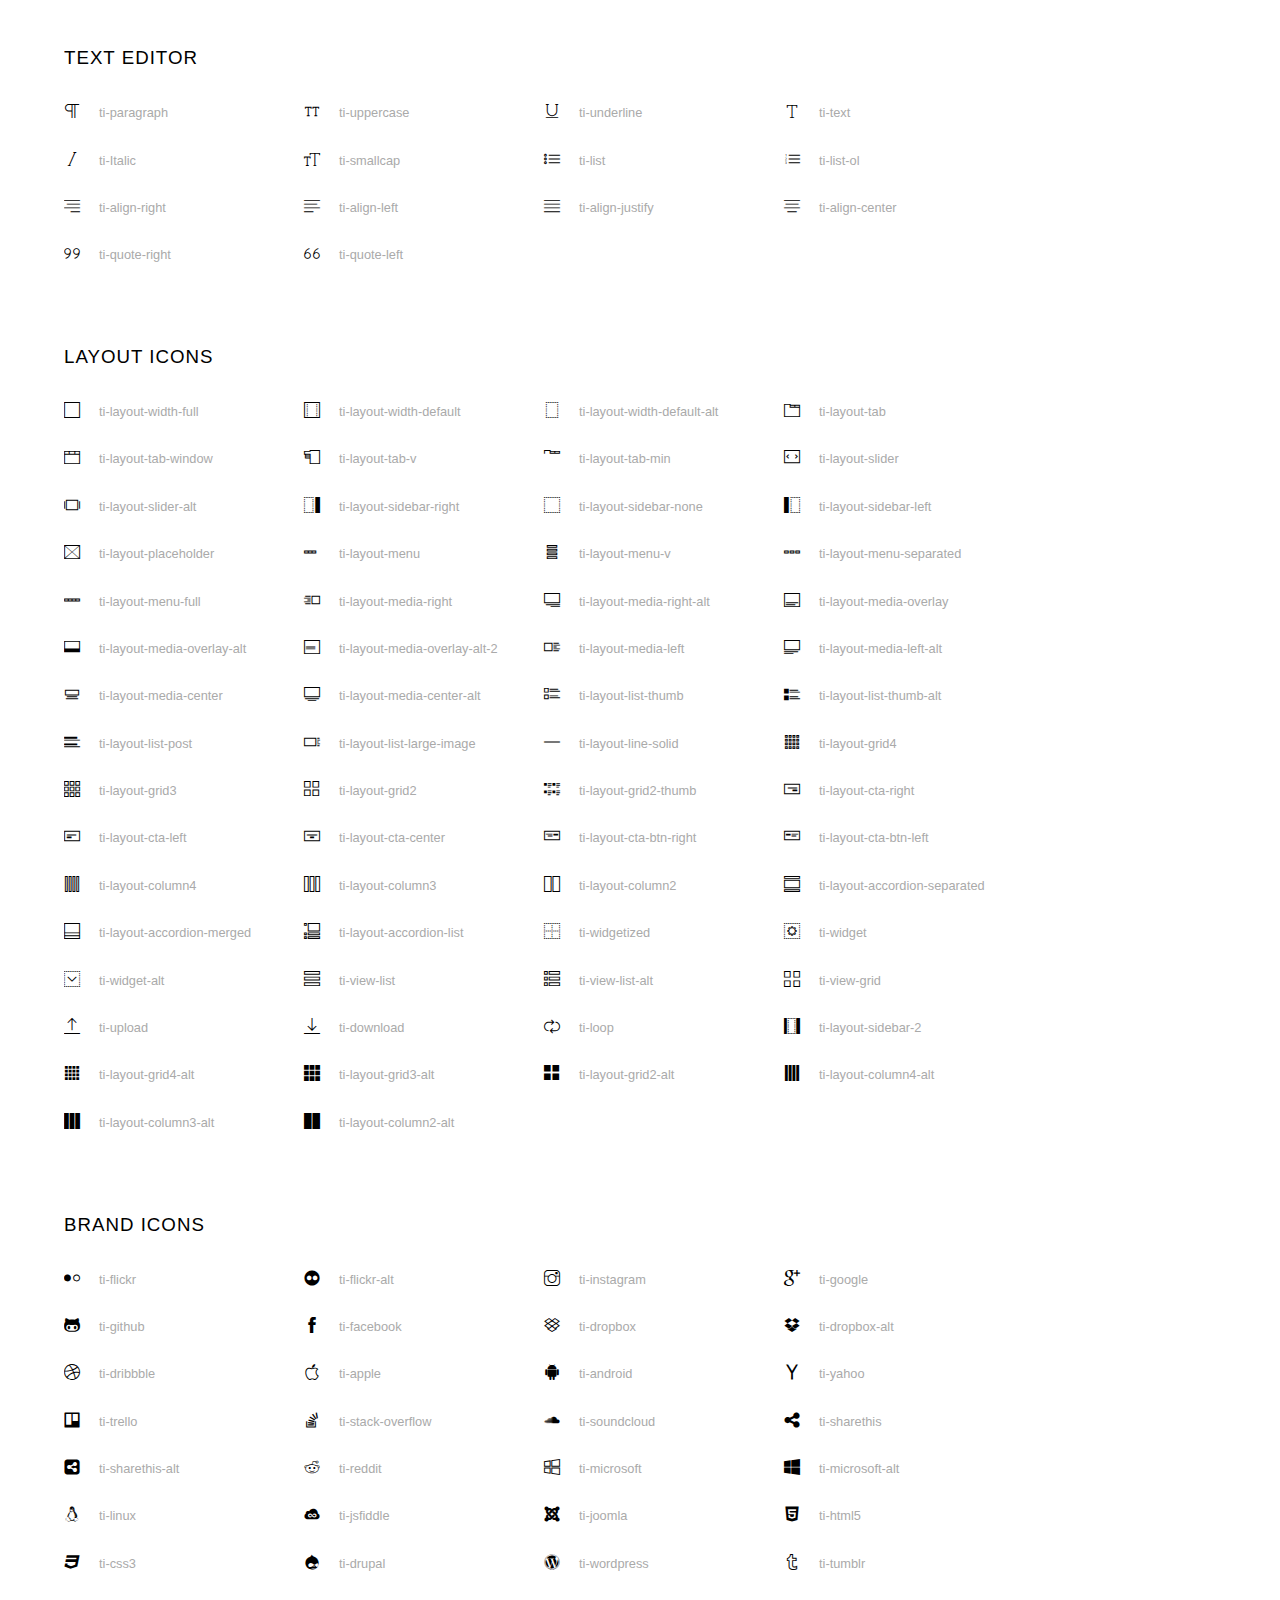
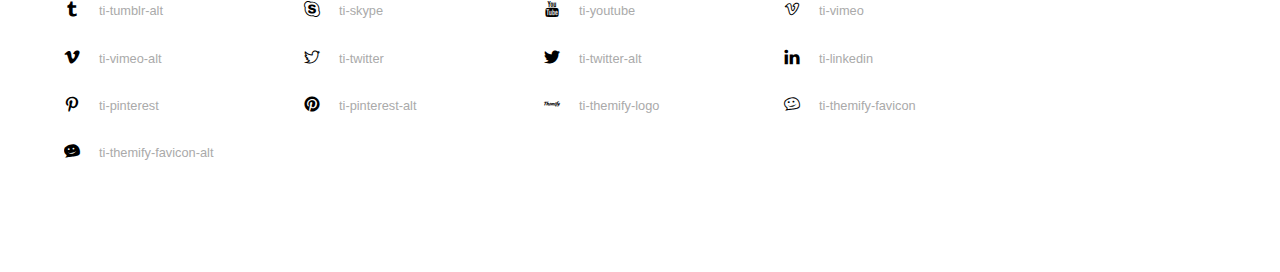
<file: ex. framework/crud/public/vendors/iconfonts/ti-icons/index.html>
<!doctype html>
<html>
<head>
	<meta charset="utf-8">
	<title>Themify Icon Font</title>
	<meta name="viewport" content="width=device-width">
	<link rel="stylesheet" href="demo-files/demo.css">
	<link rel="stylesheet" href="css/themify-icons.css">
	<!--[if lt IE 8]><!-->
	<link rel="stylesheet" href="ie7/ie7.css">
	<!--<![endif]-->
</head>
<body>
	<h1>Themify Icons</h1>

	<div class="icon-section">

		<div class="icon-section">
			<h3>Arrows &amp; Direction Icons </h3>

			<div class="icon-container">
				<span class="ti-arrow-up"></span><span class="icon-name"> ti-arrow-up</span>
			</div>
			<div class="icon-container">
				<span class="ti-arrow-right"></span><span class="icon-name"> ti-arrow-right</span>
			</div>
			<div class="icon-container">
				<span class="ti-arrow-left"></span><span class="icon-name"> ti-arrow-left</span>
			</div>
			<div class="icon-container">
				<span class="ti-arrow-down"></span><span class="icon-name"> ti-arrow-down</span>
			</div>
			<div class="icon-container">
				<span class="ti-arrows-vertical"></span><span class="icon-name"> ti-arrows-vertical</span>
			</div>
			<div class="icon-container">
				<span class="ti-arrows-horizontal"></span><span class="icon-name"> ti-arrows-horizontal</span>
			</div>
			<div class="icon-container">
				<span class="ti-angle-up"></span><span class="icon-name"> ti-angle-up</span>
			</div>
			<div class="icon-container">
				<span class="ti-angle-right"></span><span class="icon-name"> ti-angle-right</span>
			</div>
			<div class="icon-container">
				<span class="ti-angle-left"></span><span class="icon-name"> ti-angle-left</span>
			</div>
			<div class="icon-container">
				<span class="ti-angle-down"></span><span class="icon-name"> ti-angle-down</span>
			</div>	
			<div class="icon-container">
				<span class="ti-angle-double-up"></span><span class="icon-name"> ti-angle-double-up</span>
			</div>
			<div class="icon-container">
				<span class="ti-angle-double-right"></span><span class="icon-name"> ti-angle-double-right</span>
			</div>
			<div class="icon-container">
				<span class="ti-angle-double-left"></span><span class="icon-name"> ti-angle-double-left</span>
			</div>
			<div class="icon-container">
				<span class="ti-angle-double-down"></span><span class="icon-name"> ti-angle-double-down</span>
			</div>					
			<div class="icon-container">
				<span class="ti-move"></span><span class="icon-name"> ti-move</span>
			</div>
			<div class="icon-container">
				<span class="ti-fullscreen"></span><span class="icon-name"> ti-fullscreen</span>
			</div>
			<div class="icon-container">
				<span class="ti-arrow-top-right"></span><span class="icon-name"> ti-arrow-top-right</span>
			</div>
			<div class="icon-container">
				<span class="ti-arrow-top-left"></span><span class="icon-name"> ti-arrow-top-left</span>
			</div>
			<div class="icon-container">
				<span class="ti-arrow-circle-up"></span><span class="icon-name"> ti-arrow-circle-up</span>
			</div>
			<div class="icon-container">
				<span class="ti-arrow-circle-right"></span><span class="icon-name"> ti-arrow-circle-right</span>
			</div>
			<div class="icon-container">
				<span class="ti-arrow-circle-left"></span><span class="icon-name"> ti-arrow-circle-left</span>
			</div>
			<div class="icon-container">
				<span class="ti-arrow-circle-down"></span><span class="icon-name"> ti-arrow-circle-down</span>
			</div>
			<div class="icon-container">
				<span class="ti-arrows-corner"></span><span class="icon-name"> ti-arrows-corner</span>
			</div>
			<div class="icon-container">
				<span class="ti-split-v"></span><span class="icon-name"> ti-split-v</span>
			</div>

			<div class="icon-container">
				<span class="ti-split-v-alt"></span><span class="icon-name"> ti-split-v-alt</span>
			</div>
			<div class="icon-container">
				<span class="ti-split-h"></span><span class="icon-name"> ti-split-h</span>
			</div>
			<div class="icon-container">
				<span class="ti-hand-point-up"></span><span class="icon-name"> ti-hand-point-up</span>
			</div>
			<div class="icon-container">
				<span class="ti-hand-point-right"></span><span class="icon-name"> ti-hand-point-right</span>
			</div>
			<div class="icon-container">
				<span class="ti-hand-point-left"></span><span class="icon-name"> ti-hand-point-left</span>
			</div>
			<div class="icon-container">
				<span class="ti-hand-point-down"></span><span class="icon-name"> ti-hand-point-down</span>
			</div>
			<div class="icon-container">
				<span class="ti-back-right"></span><span class="icon-name"> ti-back-right</span>
			</div>
			<div class="icon-container">
				<span class="ti-back-left"></span><span class="icon-name"> ti-back-left</span>
			</div>
			<div class="icon-container">
				<span class="ti-exchange-vertical"></span><span class="icon-name"> ti-exchange-vertical</span>
			</div>

		</div> <!-- Arrows Icons -->



		<h3>Web App Icons</h3>
		
		<div class="icon-section">

			<div class="icon-container">
				<span class="ti-wand"></span><span class="icon-name"> ti-wand</span>
			</div>
			<div class="icon-container">
				<span class="ti-save"></span><span class="icon-name"> ti-save</span>
			</div>
			<div class="icon-container">
				<span class="ti-save-alt"></span><span class="icon-name"> ti-save-alt</span>
			</div>

			<div class="icon-container">
				<span class="ti-direction"></span><span class="icon-name"> ti-direction</span>
			</div>
			<div class="icon-container">
				<span class="ti-direction-alt"></span><span class="icon-name"> ti-direction-alt</span>
			</div>
			<div class="icon-container">
				<span class="ti-user"></span><span class="icon-name"> ti-user</span>
			</div>
			<div class="icon-container">
				<span class="ti-link"></span><span class="icon-name"> ti-link</span>
			</div>
			<div class="icon-container">
				<span class="ti-unlink"></span><span class="icon-name"> ti-unlink</span>
			</div>
			<div class="icon-container">
				<span class="ti-trash"></span><span class="icon-name"> ti-trash</span>
			</div>
			<div class="icon-container">
				<span class="ti-target"></span><span class="icon-name"> ti-target</span>
			</div>
			<div class="icon-container">
				<span class="ti-tag"></span><span class="icon-name"> ti-tag</span>
			</div>
			<div class="icon-container">
				<span class="ti-desktop"></span><span class="icon-name"> ti-desktop</span>
			</div>
			<div class="icon-container">
				<span class="ti-tablet"></span><span class="icon-name"> ti-tablet</span>
			</div>
			<div class="icon-container">
				<span class="ti-mobile"></span><span class="icon-name"> ti-mobile</span>
			</div>
			<div class="icon-container">
				<span class="ti-email"></span><span class="icon-name"> ti-email</span>
			</div>	
			<div class="icon-container">
				<span class="ti-star"></span><span class="icon-name"> ti-star</span>
			</div>
			<div class="icon-container">
				<span class="ti-spray"></span><span class="icon-name"> ti-spray</span>
			</div>
			<div class="icon-container">
				<span class="ti-signal"></span><span class="icon-name"> ti-signal</span>
			</div>
			<div class="icon-container">
				<span class="ti-shopping-cart"></span><span class="icon-name"> ti-shopping-cart</span>
			</div>
			<div class="icon-container">
				<span class="ti-shopping-cart-full"></span><span class="icon-name"> ti-shopping-cart-full</span>
			</div>
			<div class="icon-container">
				<span class="ti-settings"></span><span class="icon-name"> ti-settings</span>
			</div>
			<div class="icon-container">
				<span class="ti-search"></span><span class="icon-name"> ti-search</span>
			</div>
			<div class="icon-container">
				<span class="ti-zoom-in"></span><span class="icon-name"> ti-zoom-in</span>
			</div>
			<div class="icon-container">
				<span class="ti-zoom-out"></span><span class="icon-name"> ti-zoom-out</span>
			</div>
			<div class="icon-container">
				<span class="ti-cut"></span><span class="icon-name"> ti-cut</span>
			</div>
			<div class="icon-container">
				<span class="ti-ruler"></span><span class="icon-name"> ti-ruler</span>
			</div>
			<div class="icon-container">
				<span class="ti-ruler-alt-2"></span><span class="icon-name"> ti-ruler-alt-2</span>
			</div>			
			<div class="icon-container">
				<span class="ti-ruler-pencil"></span><span class="icon-name"> ti-ruler-pencil</span>
			</div>
			<div class="icon-container">
				<span class="ti-ruler-alt"></span><span class="icon-name"> ti-ruler-alt</span>
			</div>
			<div class="icon-container">
				<span class="ti-bookmark"></span><span class="icon-name"> ti-bookmark</span>
			</div>
			<div class="icon-container">
				<span class="ti-bookmark-alt"></span><span class="icon-name"> ti-bookmark-alt</span>
			</div>
			<div class="icon-container">
				<span class="ti-reload"></span><span class="icon-name"> ti-reload</span>
			</div>
			<div class="icon-container">
				<span class="ti-plus"></span><span class="icon-name"> ti-plus</span>
			</div>
			<div class="icon-container">
				<span class="ti-minus"></span><span class="icon-name"> ti-minus</span>
			</div>
			<div class="icon-container">
				<span class="ti-close"></span><span class="icon-name"> ti-close</span>
			</div>			
			<div class="icon-container">
				<span class="ti-pin"></span><span class="icon-name"> ti-pin</span>
			</div>
			<div class="icon-container">
				<span class="ti-pencil"></span><span class="icon-name"> ti-pencil</span>
			</div>
					
		  	<div class="icon-container">
				<span class="ti-pencil-alt"></span><span class="icon-name"> ti-pencil-alt</span>
			</div>
			<div class="icon-container">
				<span class="ti-paint-roller"></span><span class="icon-name"> ti-paint-roller</span>
			</div>
			<div class="icon-container">
				<span class="ti-paint-bucket"></span><span class="icon-name"> ti-paint-bucket</span>
			</div>
			<div class="icon-container">
				<span class="ti-na"></span><span class="icon-name"> ti-na</span>
			</div>
			<div class="icon-container">
				<span class="ti-medall"></span><span class="icon-name"> ti-medall</span>
			</div>
			<div class="icon-container">
				<span class="ti-medall-alt"></span><span class="icon-name"> ti-medall-alt</span>
			</div>
			<div class="icon-container">
				<span class="ti-marker"></span><span class="icon-name"> ti-marker</span>
			</div>
			<div class="icon-container">
				<span class="ti-marker-alt"></span><span class="icon-name"> ti-marker-alt</span>
			</div>

			<div class="icon-container">
				<span class="ti-lock"></span><span class="icon-name"> ti-lock</span>
			</div>
			<div class="icon-container">
				<span class="ti-unlock"></span><span class="icon-name"> ti-unlock</span>
			</div>
			<div class="icon-container">
				<span class="ti-location-arrow"></span><span class="icon-name"> ti-location-arrow</span>
			</div>
			<div class="icon-container">
				<span class="ti-layout"></span><span class="icon-name"> ti-layout</span>
			</div>
			<div class="icon-container">
				<span class="ti-layers"></span><span class="icon-name"> ti-layers</span>
			</div>
			<div class="icon-container">
				<span class="ti-layers-alt"></span><span class="icon-name"> ti-layers-alt</span>
			</div>
			<div class="icon-container">
				<span class="ti-key"></span><span class="icon-name"> ti-key</span>
			</div>
			<div class="icon-container">
				<span class="ti-image"></span><span class="icon-name"> ti-image</span>
			</div>
			<div class="icon-container">
				<span class="ti-heart"></span><span class="icon-name"> ti-heart</span>
			</div>
			<div class="icon-container">
				<span class="ti-heart-broken"></span><span class="icon-name"> ti-heart-broken</span>
			</div>
			<div class="icon-container">
				<span class="ti-hand-stop"></span><span class="icon-name"> ti-hand-stop</span>
			</div>
			<div class="icon-container">
				<span class="ti-hand-open"></span><span class="icon-name"> ti-hand-open</span>
			</div>
			<div class="icon-container">
				<span class="ti-hand-drag"></span><span class="icon-name"> ti-hand-drag</span>
			</div>
			<div class="icon-container">
				<span class="ti-flag"></span><span class="icon-name"> ti-flag</span>
			</div>
			<div class="icon-container">
				<span class="ti-flag-alt"></span><span class="icon-name"> ti-flag-alt</span>
			</div>
			<div class="icon-container">
				<span class="ti-flag-alt-2"></span><span class="icon-name"> ti-flag-alt-2</span>
			</div>
			<div class="icon-container">
				<span class="ti-eye"></span><span class="icon-name"> ti-eye</span>
			</div>
			<div class="icon-container">
				<span class="ti-import"></span><span class="icon-name"> ti-import</span>
			</div>			
			<div class="icon-container">
				<span class="ti-export"></span><span class="icon-name"> ti-export</span>
			</div>
			<div class="icon-container">
				<span class="ti-cup"></span><span class="icon-name"> ti-cup</span>
			</div>
			<div class="icon-container">
				<span class="ti-crown"></span><span class="icon-name"> ti-crown</span>
			</div>
			<div class="icon-container">
				<span class="ti-comments"></span><span class="icon-name"> ti-comments</span>
			</div>
			<div class="icon-container">
				<span class="ti-comment"></span><span class="icon-name"> ti-comment</span>
			</div>
			<div class="icon-container">
				<span class="ti-comment-alt"></span><span class="icon-name"> ti-comment-alt</span>
			</div>
			<div class="icon-container">
				<span class="ti-thought"></span><span class="icon-name"> ti-thought</span>
			</div>			
			<div class="icon-container">
				<span class="ti-clip"></span><span class="icon-name"> ti-clip</span>
			</div>

			<div class="icon-container">
				<span class="ti-check"></span><span class="icon-name"> ti-check</span>
			</div>
			<div class="icon-container">
				<span class="ti-check-box"></span><span class="icon-name"> ti-check-box</span>
			</div>
			<div class="icon-container">
				<span class="ti-camera"></span><span class="icon-name"> ti-camera</span>
			</div>
			<div class="icon-container">
				<span class="ti-announcement"></span><span class="icon-name"> ti-announcement</span>
			</div>
			<div class="icon-container">
				<span class="ti-brush"></span><span class="icon-name"> ti-brush</span>
			</div>
			<div class="icon-container">
				<span class="ti-brush-alt"></span><span class="icon-name"> ti-brush-alt</span>
			</div>
			<div class="icon-container">
				<span class="ti-palette"></span><span class="icon-name"> ti-palette</span>
			</div>			
			<div class="icon-container">
				<span class="ti-briefcase"></span><span class="icon-name"> ti-briefcase</span>
			</div>
			<div class="icon-container">
				<span class="ti-bolt"></span><span class="icon-name"> ti-bolt</span>
			</div>
			<div class="icon-container">
				<span class="ti-bolt-alt"></span><span class="icon-name"> ti-bolt-alt</span>
			</div>
			<div class="icon-container">
				<span class="ti-blackboard"></span><span class="icon-name"> ti-blackboard</span>
			</div>
			<div class="icon-container">
				<span class="ti-bag"></span><span class="icon-name"> ti-bag</span>
			</div>
			<div class="icon-container">
				<span class="ti-world"></span><span class="icon-name"> ti-world</span>
			</div>
			<div class="icon-container">
				<span class="ti-wheelchair"></span><span class="icon-name"> ti-wheelchair</span>
			</div>
			<div class="icon-container">
				<span class="ti-car"></span><span class="icon-name"> ti-car</span>
			</div>
			<div class="icon-container">
				<span class="ti-truck"></span><span class="icon-name"> ti-truck</span>
			</div>
			<div class="icon-container">
				<span class="ti-timer"></span><span class="icon-name"> ti-timer</span>
			</div>
			<div class="icon-container">
				<span class="ti-ticket"></span><span class="icon-name"> ti-ticket</span>
			</div>
			<div class="icon-container">
				<span class="ti-thumb-up"></span><span class="icon-name"> ti-thumb-up</span>
			</div>
			<div class="icon-container">
				<span class="ti-thumb-down"></span><span class="icon-name"> ti-thumb-down</span>
			</div>

			<div class="icon-container">
				<span class="ti-stats-up"></span><span class="icon-name"> ti-stats-up</span>
			</div>
			<div class="icon-container">
				<span class="ti-stats-down"></span><span class="icon-name"> ti-stats-down</span>
			</div>
			<div class="icon-container">
				<span class="ti-shine"></span><span class="icon-name"> ti-shine</span>
			</div>
			<div class="icon-container">
				<span class="ti-shift-right"></span><span class="icon-name"> ti-shift-right</span>
			</div>
			<div class="icon-container">
				<span class="ti-shift-left"></span><span class="icon-name"> ti-shift-left</span>
			</div>

			<div class="icon-container">
				<span class="ti-shift-right-alt"></span><span class="icon-name"> ti-shift-right-alt</span>
			</div>
			<div class="icon-container">
				<span class="ti-shift-left-alt"></span><span class="icon-name"> ti-shift-left-alt</span>
			</div>
			<div class="icon-container">
				<span class="ti-shield"></span><span class="icon-name"> ti-shield</span>
			</div>
			<div class="icon-container">
				<span class="ti-notepad"></span><span class="icon-name"> ti-notepad</span>
			</div>
			<div class="icon-container">
				<span class="ti-server"></span><span class="icon-name"> ti-server</span>
			</div>

			<div class="icon-container">
				<span class="ti-pulse"></span><span class="icon-name"> ti-pulse</span>
			</div>
			<div class="icon-container">
				<span class="ti-printer"></span><span class="icon-name"> ti-printer</span>
			</div>
			<div class="icon-container">
				<span class="ti-power-off"></span><span class="icon-name"> ti-power-off</span>
			</div>
			<div class="icon-container">
				<span class="ti-plug"></span><span class="icon-name"> ti-plug</span>
			</div>
			<div class="icon-container">
				<span class="ti-pie-chart"></span><span class="icon-name"> ti-pie-chart</span>
			</div>

			<div class="icon-container">
				<span class="ti-panel"></span><span class="icon-name"> ti-panel</span>
			</div>
			<div class="icon-container">
				<span class="ti-package"></span><span class="icon-name"> ti-package</span>
			</div>
			<div class="icon-container">
				<span class="ti-music"></span><span class="icon-name"> ti-music</span>
			</div>
			<div class="icon-container">
				<span class="ti-music-alt"></span><span class="icon-name"> ti-music-alt</span>
			</div>
			<div class="icon-container">
				<span class="ti-mouse"></span><span class="icon-name"> ti-mouse</span>
			</div>
			<div class="icon-container">
				<span class="ti-mouse-alt"></span><span class="icon-name"> ti-mouse-alt</span>
			</div>
			<div class="icon-container">
				<span class="ti-money"></span><span class="icon-name"> ti-money</span>
			</div>
			<div class="icon-container">
				<span class="ti-microphone"></span><span class="icon-name"> ti-microphone</span>
			</div>
			<div class="icon-container">
				<span class="ti-menu"></span><span class="icon-name"> ti-menu</span>
			</div>
			<div class="icon-container">
				<span class="ti-menu-alt"></span><span class="icon-name"> ti-menu-alt</span>
			</div>
			<div class="icon-container">
				<span class="ti-map"></span><span class="icon-name"> ti-map</span>
			</div>
			<div class="icon-container">
				<span class="ti-map-alt"></span><span class="icon-name"> ti-map-alt</span>
			</div>

			<div class="icon-container">
				<span class="ti-location-pin"></span><span class="icon-name"> ti-location-pin</span>
			</div>

			<div class="icon-container">
				<span class="ti-light-bulb"></span><span class="icon-name"> ti-light-bulb</span>
			</div>
			<div class="icon-container">
				<span class="ti-info"></span><span class="icon-name"> ti-info</span>
			</div>
			<div class="icon-container">
				<span class="ti-infinite"></span><span class="icon-name"> ti-infinite</span>
			</div>
			<div class="icon-container">
				<span class="ti-id-badge"></span><span class="icon-name"> ti-id-badge</span>
			</div>
			<div class="icon-container">
				<span class="ti-hummer"></span><span class="icon-name"> ti-hummer</span>
			</div>
			<div class="icon-container">
				<span class="ti-home"></span><span class="icon-name"> ti-home</span>
			</div>
			<div class="icon-container">
				<span class="ti-help"></span><span class="icon-name"> ti-help</span>
			</div>
			<div class="icon-container">
				<span class="ti-headphone"></span><span class="icon-name"> ti-headphone</span>
			</div>
			<div class="icon-container">
				<span class="ti-harddrives"></span><span class="icon-name"> ti-harddrives</span>
			</div>
			<div class="icon-container">
				<span class="ti-harddrive"></span><span class="icon-name"> ti-harddrive</span>
			</div>
			<div class="icon-container">
				<span class="ti-gift"></span><span class="icon-name"> ti-gift</span>
			</div>
			<div class="icon-container">
				<span class="ti-game"></span><span class="icon-name"> ti-game</span>
			</div>
			<div class="icon-container">
				<span class="ti-filter"></span><span class="icon-name"> ti-filter</span>
			</div>
			<div class="icon-container">
				<span class="ti-files"></span><span class="icon-name"> ti-files</span>
			</div>
			<div class="icon-container">
				<span class="ti-file"></span><span class="icon-name"> ti-file</span>
			</div>
			<div class="icon-container">
				<span class="ti-zip"></span><span class="icon-name"> ti-zip</span>
			</div>
			<div class="icon-container">
				<span class="ti-folder"></span><span class="icon-name"> ti-folder</span>
			</div>			
			<div class="icon-container">
				<span class="ti-envelope"></span><span class="icon-name"> ti-envelope</span>
			</div>


			<div class="icon-container">
				<span class="ti-dashboard"></span><span class="icon-name"> ti-dashboard</span>
			</div>
			<div class="icon-container">
				<span class="ti-cloud"></span><span class="icon-name"> ti-cloud</span>
			</div>
			<div class="icon-container">
				<span class="ti-cloud-up"></span><span class="icon-name"> ti-cloud-up</span>
			</div>
			<div class="icon-container">
				<span class="ti-cloud-down"></span><span class="icon-name"> ti-cloud-down</span>
			</div>
			<div class="icon-container">
				<span class="ti-clipboard"></span><span class="icon-name"> ti-clipboard</span>
			</div>
			<div class="icon-container">
				<span class="ti-calendar"></span><span class="icon-name"> ti-calendar</span>
			</div>
			<div class="icon-container">
				<span class="ti-book"></span><span class="icon-name"> ti-book</span>
			</div>
			<div class="icon-container">
				<span class="ti-bell"></span><span class="icon-name"> ti-bell</span>
			</div>
			<div class="icon-container">
				<span class="ti-basketball"></span><span class="icon-name"> ti-basketball</span>
			</div>
			<div class="icon-container">
				<span class="ti-bar-chart"></span><span class="icon-name"> ti-bar-chart</span>
			</div>
			<div class="icon-container">
				<span class="ti-bar-chart-alt"></span><span class="icon-name"> ti-bar-chart-alt</span>
			</div>


			<div class="icon-container">
				<span class="ti-archive"></span><span class="icon-name"> ti-archive</span>
			</div>
			<div class="icon-container">
				<span class="ti-anchor"></span><span class="icon-name"> ti-anchor</span>
			</div>

			<div class="icon-container">
				<span class="ti-alert"></span><span class="icon-name"> ti-alert</span>
			</div>
			<div class="icon-container">
				<span class="ti-alarm-clock"></span><span class="icon-name"> ti-alarm-clock</span>
			</div>
			<div class="icon-container">
				<span class="ti-agenda"></span><span class="icon-name"> ti-agenda</span>
			</div>
			<div class="icon-container">
				<span class="ti-write"></span><span class="icon-name"> ti-write</span>
			</div>

			<div class="icon-container">
				<span class="ti-wallet"></span><span class="icon-name"> ti-wallet</span>
			</div>
			<div class="icon-container">
				<span class="ti-video-clapper"></span><span class="icon-name"> ti-video-clapper</span>
			</div>
			<div class="icon-container">
				<span class="ti-video-camera"></span><span class="icon-name"> ti-video-camera</span>
			</div>
			<div class="icon-container">
				<span class="ti-vector"></span><span class="icon-name"> ti-vector</span>
			</div>

			<div class="icon-container">
				<span class="ti-support"></span><span class="icon-name"> ti-support</span>
			</div>
			<div class="icon-container">
				<span class="ti-stamp"></span><span class="icon-name"> ti-stamp</span>
			</div>
			<div class="icon-container">
				<span class="ti-slice"></span><span class="icon-name"> ti-slice</span>
			</div>
			<div class="icon-container">
				<span class="ti-shortcode"></span><span class="icon-name"> ti-shortcode</span>
			</div>
			<div class="icon-container">
				<span class="ti-receipt"></span><span class="icon-name"> ti-receipt</span>
			</div>
			<div class="icon-container">
				<span class="ti-pin2"></span><span class="icon-name"> ti-pin2</span>
			</div>
			<div class="icon-container">
				<span class="ti-pin-alt"></span><span class="icon-name"> ti-pin-alt</span>
			</div>
			<div class="icon-container">
				<span class="ti-pencil-alt2"></span><span class="icon-name"> ti-pencil-alt2</span>
			</div>
			<div class="icon-container">
				<span class="ti-eraser"></span><span class="icon-name"> ti-eraser</span>
			</div>			
			<div class="icon-container">
				<span class="ti-more"></span><span class="icon-name"> ti-more</span>
			</div>
			<div class="icon-container">
				<span class="ti-more-alt"></span><span class="icon-name"> ti-more-alt</span>
			</div>
			<div class="icon-container">
				<span class="ti-microphone-alt"></span><span class="icon-name"> ti-microphone-alt</span>
			</div>
			<div class="icon-container">
				<span class="ti-magnet"></span><span class="icon-name"> ti-magnet</span>
			</div>
			<div class="icon-container">
				<span class="ti-line-double"></span><span class="icon-name"> ti-line-double</span>
			</div>
			<div class="icon-container">
				<span class="ti-line-dotted"></span><span class="icon-name"> ti-line-dotted</span>
			</div>
			<div class="icon-container">
				<span class="ti-line-dashed"></span><span class="icon-name"> ti-line-dashed</span>
			</div>

			<div class="icon-container">
				<span class="ti-ink-pen"></span><span class="icon-name"> ti-ink-pen</span>
			</div>
			<div class="icon-container">
				<span class="ti-info-alt"></span><span class="icon-name"> ti-info-alt</span>
			</div>
			<div class="icon-container">
				<span class="ti-help-alt"></span><span class="icon-name"> ti-help-alt</span>
			</div>
			<div class="icon-container">
				<span class="ti-headphone-alt"></span><span class="icon-name"> ti-headphone-alt</span>
			</div>

			<div class="icon-container">
				<span class="ti-gallery"></span><span class="icon-name"> ti-gallery</span>
			</div>
			<div class="icon-container">
				<span class="ti-face-smile"></span><span class="icon-name"> ti-face-smile</span>
			</div>
			<div class="icon-container">
				<span class="ti-face-sad"></span><span class="icon-name"> ti-face-sad</span>
			</div>
			<div class="icon-container">
				<span class="ti-credit-card"></span><span class="icon-name"> ti-credit-card</span>
			</div>
			<div class="icon-container">
				<span class="ti-comments-smiley"></span><span class="icon-name"> ti-comments-smiley</span>
			</div>
			<div class="icon-container">
				<span class="ti-time"></span><span class="icon-name"> ti-time</span>
			</div>
			<div class="icon-container">
				<span class="ti-share"></span><span class="icon-name"> ti-share</span>
			</div>
			<div class="icon-container">
				<span class="ti-share-alt"></span><span class="icon-name"> ti-share-alt</span>
			</div>
			<div class="icon-container">
				<span class="ti-rocket"></span><span class="icon-name"> ti-rocket</span>
			</div>

			<div class="icon-container">
				<span class="ti-new-window"></span><span class="icon-name"> ti-new-window</span>
			</div>

			<div class="icon-container">
				<span class="ti-rss"></span><span class="icon-name"> ti-rss</span>
			</div>

			<div class="icon-container">
				<span class="ti-rss-alt"></span><span class="icon-name"> ti-rss-alt</span>
			</div>
			
		</div><!-- Web App Icons -->


		<div class="icon-section">
			<h3>Control Icons</h3>
			<div class="icon-container">
				<span class="ti-control-stop"></span><span class="icon-name"> ti-control-stop</span>
			</div>
			<div class="icon-container">
				<span class="ti-control-shuffle"></span><span class="icon-name"> ti-control-shuffle</span>
			</div>
			<div class="icon-container">
				<span class="ti-control-play"></span><span class="icon-name"> ti-control-play</span>
			</div>
			<div class="icon-container">
				<span class="ti-control-pause"></span><span class="icon-name"> ti-control-pause</span>
			</div>
			<div class="icon-container">
				<span class="ti-control-forward"></span><span class="icon-name"> ti-control-forward</span>
			</div>
			<div class="icon-container">
				<span class="ti-control-backward"></span><span class="icon-name"> ti-control-backward</span>
			</div>	
			<div class="icon-container">
				<span class="ti-volume"></span><span class="icon-name"> ti-volume</span>
			</div>
			<div class="icon-container">
				<span class="ti-control-skip-forward"></span><span class="icon-name"> ti-control-skip-forward</span>
			</div>
			<div class="icon-container">
				<span class="ti-control-skip-backward"></span><span class="icon-name"> ti-control-skip-backward</span>
			</div>
			<div class="icon-container">
				<span class="ti-control-record"></span><span class="icon-name"> ti-control-record</span>
			</div>
			<div class="icon-container">
				<span class="ti-control-eject"></span><span class="icon-name"> ti-control-eject</span>
			</div>			
		</div> <!-- Control Icons -->


		<div class="icon-section">
			<h3>Text Editor</h3>

			<div class="icon-container">
				<span class="ti-paragraph"></span><span class="icon-name"> ti-paragraph</span>
			</div>
			<div class="icon-container">
				<span class="ti-uppercase"></span><span class="icon-name"> ti-uppercase</span>
			</div>

			<div class="icon-container">
				<span class="ti-underline"></span><span class="icon-name"> ti-underline</span>
			</div>
			<div class="icon-container">
				<span class="ti-text"></span><span class="icon-name"> ti-text</span>
			</div>
			<div class="icon-container">
				<span class="ti-Italic"></span><span class="icon-name"> ti-Italic</span>
			</div>
			<div class="icon-container">
				<span class="ti-smallcap"></span><span class="icon-name"> ti-smallcap</span>
			</div>
			<div class="icon-container">
				<span class="ti-list"></span><span class="icon-name"> ti-list</span>
			</div>
			<div class="icon-container">
				<span class="ti-list-ol"></span><span class="icon-name"> ti-list-ol</span>
			</div>
			<div class="icon-container">
				<span class="ti-align-right"></span><span class="icon-name"> ti-align-right</span>
			</div>
			<div class="icon-container">
				<span class="ti-align-left"></span><span class="icon-name"> ti-align-left</span>
			</div>
			<div class="icon-container">
				<span class="ti-align-justify"></span><span class="icon-name"> ti-align-justify</span>
			</div>
			<div class="icon-container">
				<span class="ti-align-center"></span><span class="icon-name"> ti-align-center</span>
			</div>
			<div class="icon-container">
				<span class="ti-quote-right"></span><span class="icon-name"> ti-quote-right</span>
			</div>
			<div class="icon-container">
				<span class="ti-quote-left"></span><span class="icon-name"> ti-quote-left</span>
			</div>

		</div> <!-- Text Editor -->



		<div class="icon-section">
			<h3>Layout Icons</h3>
			<div class="icon-container">
				<span class="ti-layout-width-full"></span><span class="icon-name"> ti-layout-width-full</span>
			</div>
			<div class="icon-container">
				<span class="ti-layout-width-default"></span><span class="icon-name"> ti-layout-width-default</span>
			</div>
			<div class="icon-container">
				<span class="ti-layout-width-default-alt"></span><span class="icon-name"> ti-layout-width-default-alt</span>
			</div>
			<div class="icon-container">
				<span class="ti-layout-tab"></span><span class="icon-name"> ti-layout-tab</span>
			</div>
			<div class="icon-container">
				<span class="ti-layout-tab-window"></span><span class="icon-name"> ti-layout-tab-window</span>
			</div>
			<div class="icon-container">
				<span class="ti-layout-tab-v"></span><span class="icon-name"> ti-layout-tab-v</span>
			</div>
			<div class="icon-container">
				<span class="ti-layout-tab-min"></span><span class="icon-name"> ti-layout-tab-min</span>
			</div>
			<div class="icon-container">
				<span class="ti-layout-slider"></span><span class="icon-name"> ti-layout-slider</span>
			</div>
			<div class="icon-container">
				<span class="ti-layout-slider-alt"></span><span class="icon-name"> ti-layout-slider-alt</span>
			</div>
			<div class="icon-container">
				<span class="ti-layout-sidebar-right"></span><span class="icon-name"> ti-layout-sidebar-right</span>
			</div>
			<div class="icon-container">
				<span class="ti-layout-sidebar-none"></span><span class="icon-name"> ti-layout-sidebar-none</span>
			</div>
			<div class="icon-container">
				<span class="ti-layout-sidebar-left"></span><span class="icon-name"> ti-layout-sidebar-left</span>
			</div>
			<div class="icon-container">
				<span class="ti-layout-placeholder"></span><span class="icon-name"> ti-layout-placeholder</span>
			</div>
			<div class="icon-container">
				<span class="ti-layout-menu"></span><span class="icon-name"> ti-layout-menu</span>
			</div>
			<div class="icon-container">
				<span class="ti-layout-menu-v"></span><span class="icon-name"> ti-layout-menu-v</span>
			</div>
			<div class="icon-container">
				<span class="ti-layout-menu-separated"></span><span class="icon-name"> ti-layout-menu-separated</span>
			</div>
			<div class="icon-container">
				<span class="ti-layout-menu-full"></span><span class="icon-name"> ti-layout-menu-full</span>
			</div>
			<div class="icon-container">
				<span class="ti-layout-media-right"></span><span class="icon-name"> ti-layout-media-right</span>
			</div>
			<div class="icon-container">
				<span class="ti-layout-media-right-alt"></span><span class="icon-name"> ti-layout-media-right-alt</span>
			</div>
			<div class="icon-container">
				<span class="ti-layout-media-overlay"></span><span class="icon-name"> ti-layout-media-overlay</span>
			</div>
			<div class="icon-container">
				<span class="ti-layout-media-overlay-alt"></span><span class="icon-name"> ti-layout-media-overlay-alt</span>
			</div>
			<div class="icon-container">
				<span class="ti-layout-media-overlay-alt-2"></span><span class="icon-name"> ti-layout-media-overlay-alt-2</span>
			</div>
			<div class="icon-container">
				<span class="ti-layout-media-left"></span><span class="icon-name"> ti-layout-media-left</span>
			</div>
			<div class="icon-container">
				<span class="ti-layout-media-left-alt"></span><span class="icon-name"> ti-layout-media-left-alt</span>
			</div>
			<div class="icon-container">
				<span class="ti-layout-media-center"></span><span class="icon-name"> ti-layout-media-center</span>
			</div>
			<div class="icon-container">
				<span class="ti-layout-media-center-alt"></span><span class="icon-name"> ti-layout-media-center-alt</span>
			</div>
			<div class="icon-container">
				<span class="ti-layout-list-thumb"></span><span class="icon-name"> ti-layout-list-thumb</span>
			</div>
			<div class="icon-container">
				<span class="ti-layout-list-thumb-alt"></span><span class="icon-name"> ti-layout-list-thumb-alt</span>
			</div>
			<div class="icon-container">
				<span class="ti-layout-list-post"></span><span class="icon-name"> ti-layout-list-post</span>
			</div>
			<div class="icon-container">
				<span class="ti-layout-list-large-image"></span><span class="icon-name"> ti-layout-list-large-image</span>
			</div>
			<div class="icon-container">
				<span class="ti-layout-line-solid"></span><span class="icon-name"> ti-layout-line-solid</span>
			</div>
			<div class="icon-container">
				<span class="ti-layout-grid4"></span><span class="icon-name"> ti-layout-grid4</span>
			</div>
			<div class="icon-container">
				<span class="ti-layout-grid3"></span><span class="icon-name"> ti-layout-grid3</span>
			</div>
			<div class="icon-container">
				<span class="ti-layout-grid2"></span><span class="icon-name"> ti-layout-grid2</span>
			</div>
			<div class="icon-container">
				<span class="ti-layout-grid2-thumb"></span><span class="icon-name"> ti-layout-grid2-thumb</span>
			</div>
			<div class="icon-container">
				<span class="ti-layout-cta-right"></span><span class="icon-name"> ti-layout-cta-right</span>
			</div>
			<div class="icon-container">
				<span class="ti-layout-cta-left"></span><span class="icon-name"> ti-layout-cta-left</span>
			</div>
			<div class="icon-container">
				<span class="ti-layout-cta-center"></span><span class="icon-name"> ti-layout-cta-center</span>
			</div>
			<div class="icon-container">
				<span class="ti-layout-cta-btn-right"></span><span class="icon-name"> ti-layout-cta-btn-right</span>
			</div>
			<div class="icon-container">
				<span class="ti-layout-cta-btn-left"></span><span class="icon-name"> ti-layout-cta-btn-left</span>
			</div>
			<div class="icon-container">
				<span class="ti-layout-column4"></span><span class="icon-name"> ti-layout-column4</span>
			</div>
			<div class="icon-container">
				<span class="ti-layout-column3"></span><span class="icon-name"> ti-layout-column3</span>
			</div>
			<div class="icon-container">
				<span class="ti-layout-column2"></span><span class="icon-name"> ti-layout-column2</span>
			</div>
			<div class="icon-container">
				<span class="ti-layout-accordion-separated"></span><span class="icon-name"> ti-layout-accordion-separated</span>
			</div>
			<div class="icon-container">
				<span class="ti-layout-accordion-merged"></span><span class="icon-name"> ti-layout-accordion-merged</span>
			</div>
			<div class="icon-container">
				<span class="ti-layout-accordion-list"></span><span class="icon-name"> ti-layout-accordion-list</span>
			</div>
			<div class="icon-container">
				<span class="ti-widgetized"></span><span class="icon-name"> ti-widgetized</span>
			</div>
			<div class="icon-container">
				<span class="ti-widget"></span><span class="icon-name"> ti-widget</span>
			</div>
			<div class="icon-container">
				<span class="ti-widget-alt"></span><span class="icon-name"> ti-widget-alt</span>
			</div>
			<div class="icon-container">
				<span class="ti-view-list"></span><span class="icon-name"> ti-view-list</span>
			</div>
			<div class="icon-container">
				<span class="ti-view-list-alt"></span><span class="icon-name"> ti-view-list-alt</span>
			</div>
			<div class="icon-container">
				<span class="ti-view-grid"></span><span class="icon-name"> ti-view-grid</span>
			</div>
			<div class="icon-container">
				<span class="ti-upload"></span><span class="icon-name"> ti-upload</span>
			</div>
			<div class="icon-container">
				<span class="ti-download"></span><span class="icon-name"> ti-download</span>
			</div>	
			<div class="icon-container">
				<span class="ti-loop"></span><span class="icon-name"> ti-loop</span>
			</div>
			<div class="icon-container">
				<span class="ti-layout-sidebar-2"></span><span class="icon-name"> ti-layout-sidebar-2</span>
			</div>
			<div class="icon-container">
				<span class="ti-layout-grid4-alt"></span><span class="icon-name"> ti-layout-grid4-alt</span>
			</div>
			<div class="icon-container">
				<span class="ti-layout-grid3-alt"></span><span class="icon-name"> ti-layout-grid3-alt</span>
			</div>
			<div class="icon-container">
				<span class="ti-layout-grid2-alt"></span><span class="icon-name"> ti-layout-grid2-alt</span>
			</div>
			<div class="icon-container">
				<span class="ti-layout-column4-alt"></span><span class="icon-name"> ti-layout-column4-alt</span>
			</div>
			<div class="icon-container">
				<span class="ti-layout-column3-alt"></span><span class="icon-name"> ti-layout-column3-alt</span>
			</div>
			<div class="icon-container">
				<span class="ti-layout-column2-alt"></span><span class="icon-name"> ti-layout-column2-alt</span>
			</div>		


		</div> <!-- Layout Icons -->


		<div class="icon-section">
			<h3>Brand Icons</h3>

			<div class="icon-container">
				<span class="ti-flickr"></span><span class="icon-name"> ti-flickr</span>
			</div>
			<div class="icon-container">
				<span class="ti-flickr-alt"></span><span class="icon-name"> ti-flickr-alt</span>
			</div>			
			<div class="icon-container">
				<span class="ti-instagram"></span><span class="icon-name"> ti-instagram</span>
			</div>
			<div class="icon-container">
				<span class="ti-google"></span><span class="icon-name"> ti-google</span>
			</div>
			<div class="icon-container">
				<span class="ti-github"></span><span class="icon-name"> ti-github</span>
			</div>

			<div class="icon-container">
				<span class="ti-facebook"></span><span class="icon-name"> ti-facebook</span>
			</div>
			<div class="icon-container">
				<span class="ti-dropbox"></span><span class="icon-name"> ti-dropbox</span>
			</div>
			<div class="icon-container">
				<span class="ti-dropbox-alt"></span><span class="icon-name"> ti-dropbox-alt</span>
			</div>
			<div class="icon-container">
				<span class="ti-dribbble"></span><span class="icon-name"> ti-dribbble</span>
			</div>
			<div class="icon-container">
				<span class="ti-apple"></span><span class="icon-name"> ti-apple</span>
			</div>
			<div class="icon-container">
				<span class="ti-android"></span><span class="icon-name"> ti-android</span>
			</div>
			<div class="icon-container">
				<span class="ti-yahoo"></span><span class="icon-name"> ti-yahoo</span>
			</div>
			<div class="icon-container">
				<span class="ti-trello"></span><span class="icon-name"> ti-trello</span>
			</div>
			<div class="icon-container">
				<span class="ti-stack-overflow"></span><span class="icon-name"> ti-stack-overflow</span>
			</div>
			<div class="icon-container">
				<span class="ti-soundcloud"></span><span class="icon-name"> ti-soundcloud</span>
			</div>
			<div class="icon-container">
				<span class="ti-sharethis"></span><span class="icon-name"> ti-sharethis</span>
			</div>
			<div class="icon-container">
				<span class="ti-sharethis-alt"></span><span class="icon-name"> ti-sharethis-alt</span>
			</div>
			<div class="icon-container">
				<span class="ti-reddit"></span><span class="icon-name"> ti-reddit</span>
			</div>

			<div class="icon-container">
				<span class="ti-microsoft"></span><span class="icon-name"> ti-microsoft</span>
			</div>
			<div class="icon-container">
				<span class="ti-microsoft-alt"></span><span class="icon-name"> ti-microsoft-alt</span>
			</div>
			<div class="icon-container">
				<span class="ti-linux"></span><span class="icon-name"> ti-linux</span>
			</div>
			<div class="icon-container">
				<span class="ti-jsfiddle"></span><span class="icon-name"> ti-jsfiddle</span>
			</div>
			<div class="icon-container">
				<span class="ti-joomla"></span><span class="icon-name"> ti-joomla</span>
			</div>
			<div class="icon-container">
				<span class="ti-html5"></span><span class="icon-name"> ti-html5</span>
			</div>
			<div class="icon-container">
				<span class="ti-css3"></span><span class="icon-name"> ti-css3</span>
			</div>	
			<div class="icon-container">
				<span class="ti-drupal"></span><span class="icon-name"> ti-drupal</span>
			</div>
			<div class="icon-container">
				<span class="ti-wordpress"></span><span class="icon-name"> ti-wordpress</span>
			</div>		
			<div class="icon-container">
				<span class="ti-tumblr"></span><span class="icon-name"> ti-tumblr</span>
			</div>
			<div class="icon-container">
				<span class="ti-tumblr-alt"></span><span class="icon-name"> ti-tumblr-alt</span>
			</div>
			<div class="icon-container">
				<span class="ti-skype"></span><span class="icon-name"> ti-skype</span>
			</div>
			<div class="icon-container">
				<span class="ti-youtube"></span><span class="icon-name"> ti-youtube</span>
			</div>
			<div class="icon-container">
				<span class="ti-vimeo"></span><span class="icon-name"> ti-vimeo</span>
			</div>
			<div class="icon-container">
				<span class="ti-vimeo-alt"></span><span class="icon-name"> ti-vimeo-alt</span>
			</div>			
			<div class="icon-container">
				<span class="ti-twitter"></span><span class="icon-name"> ti-twitter</span>
			</div>
			<div class="icon-container">
				<span class="ti-twitter-alt"></span><span class="icon-name"> ti-twitter-alt</span>
			</div>
			<div class="icon-container">
				<span class="ti-linkedin"></span><span class="icon-name"> ti-linkedin</span>
			</div>
			<div class="icon-container">
				<span class="ti-pinterest"></span><span class="icon-name"> ti-pinterest</span>
			</div>

			<div class="icon-container">
				<span class="ti-pinterest-alt"></span><span class="icon-name"> ti-pinterest-alt</span>
			</div>
			<div class="icon-container">
				<span class="ti-themify-logo"></span><span class="icon-name"> ti-themify-logo</span>
			</div>
			<div class="icon-container">
				<span class="ti-themify-favicon"></span><span class="icon-name"> ti-themify-favicon</span>
			</div>
			<div class="icon-container">
				<span class="ti-themify-favicon-alt"></span><span class="icon-name"> ti-themify-favicon-alt</span>
			</div>

		</div> <!-- brand Icons -->

	</div>

</body>
</html>
</file>
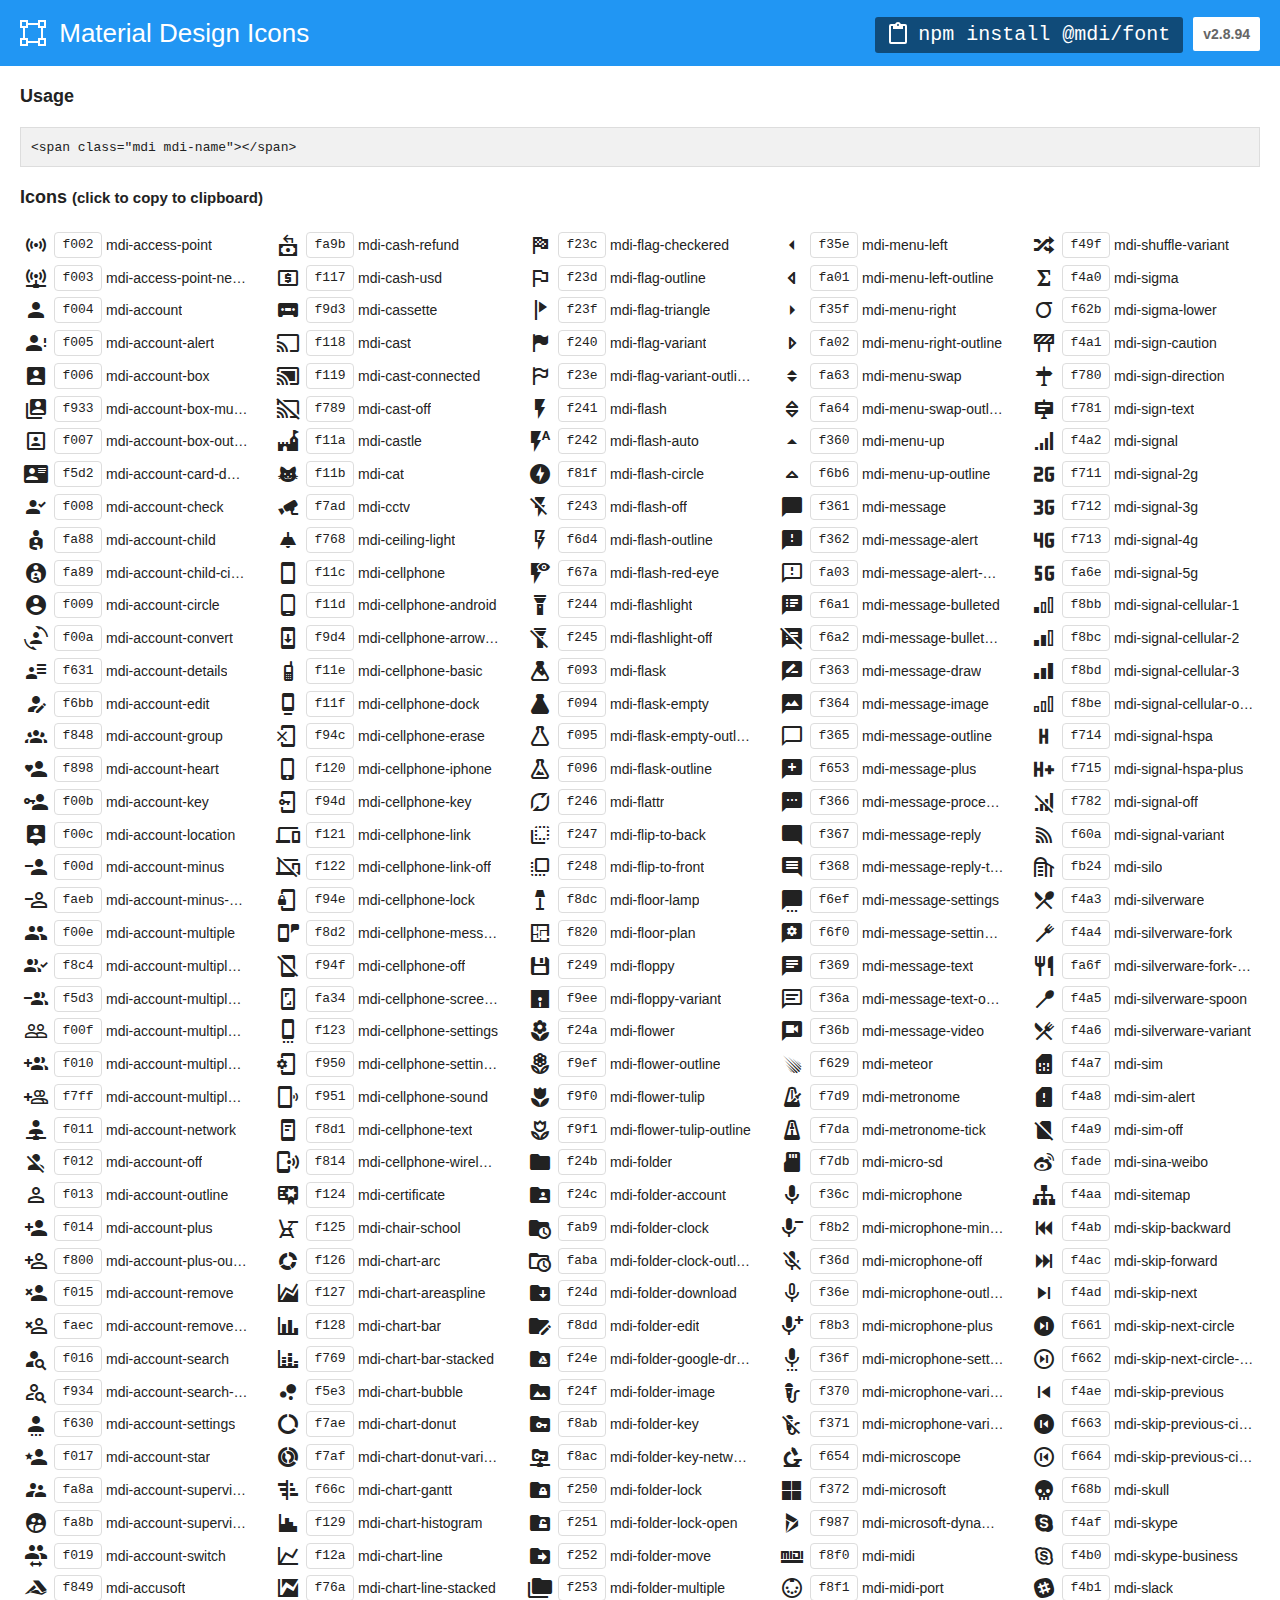
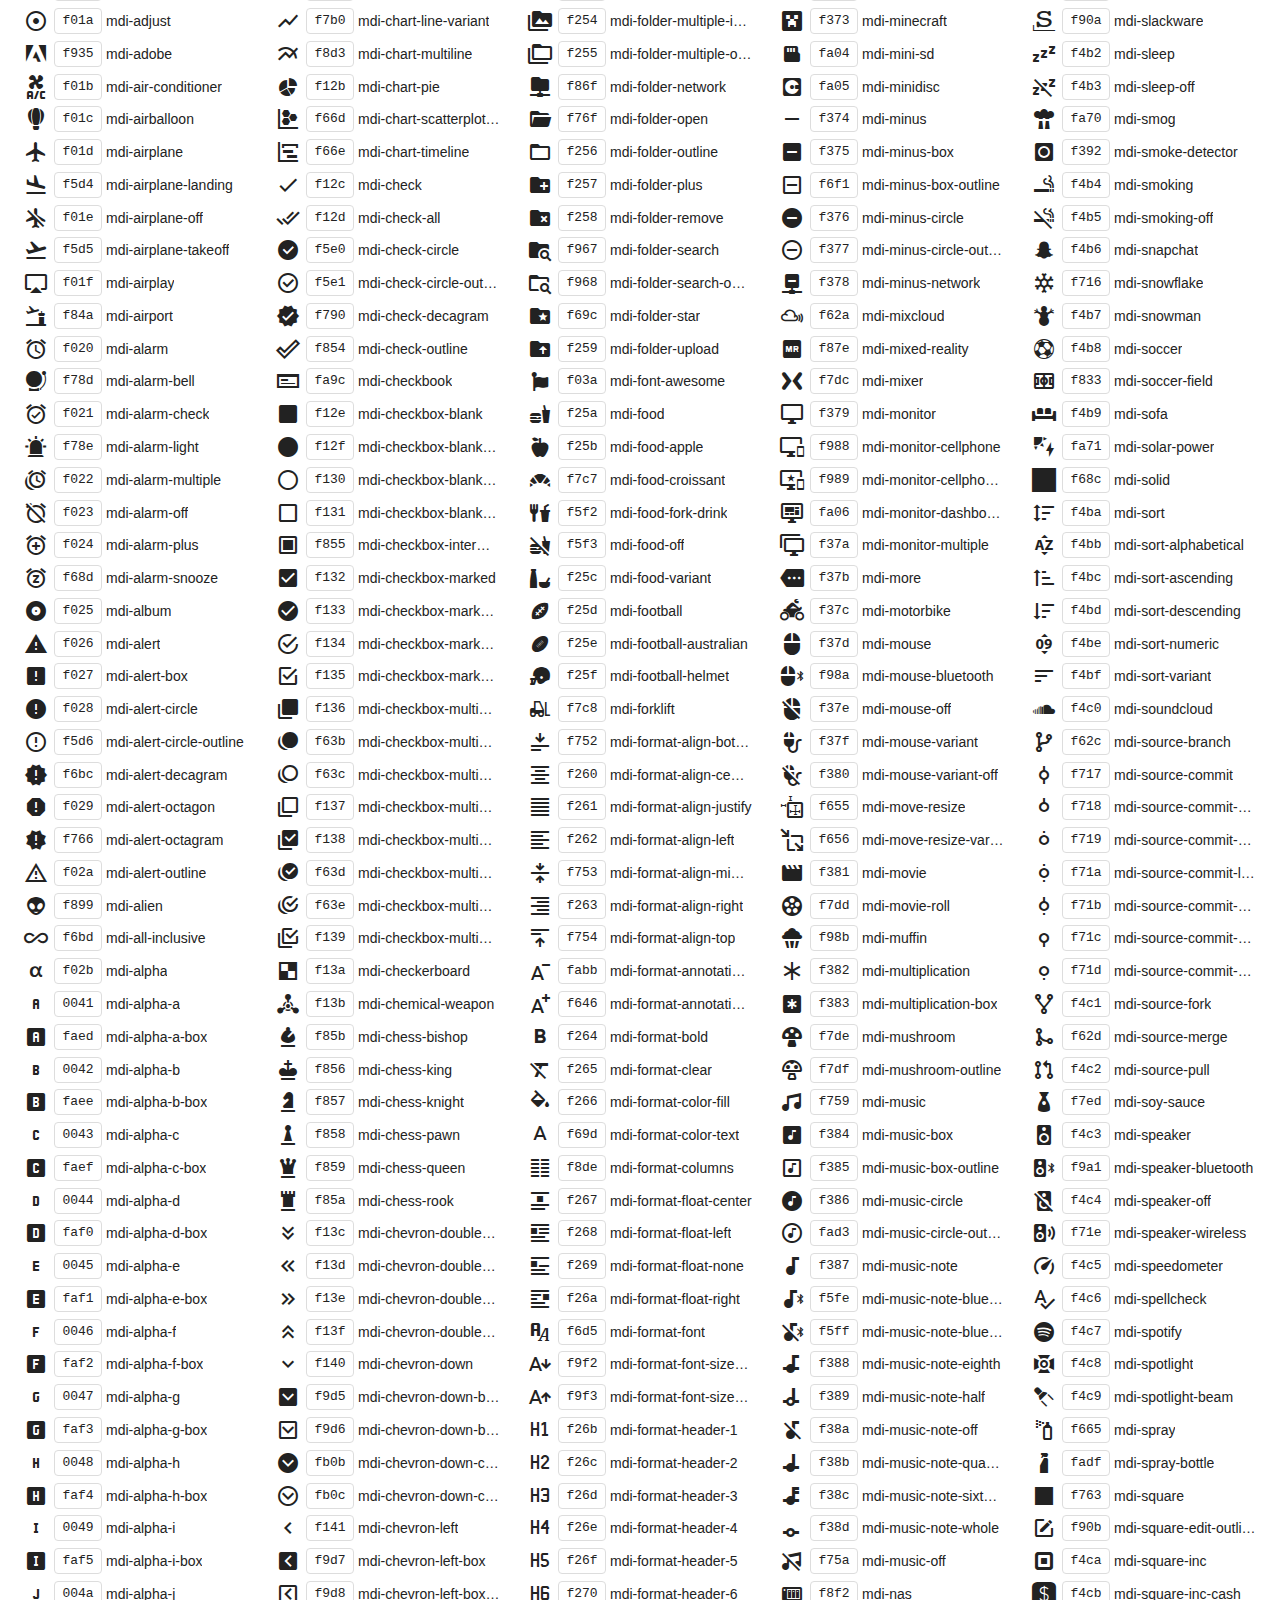
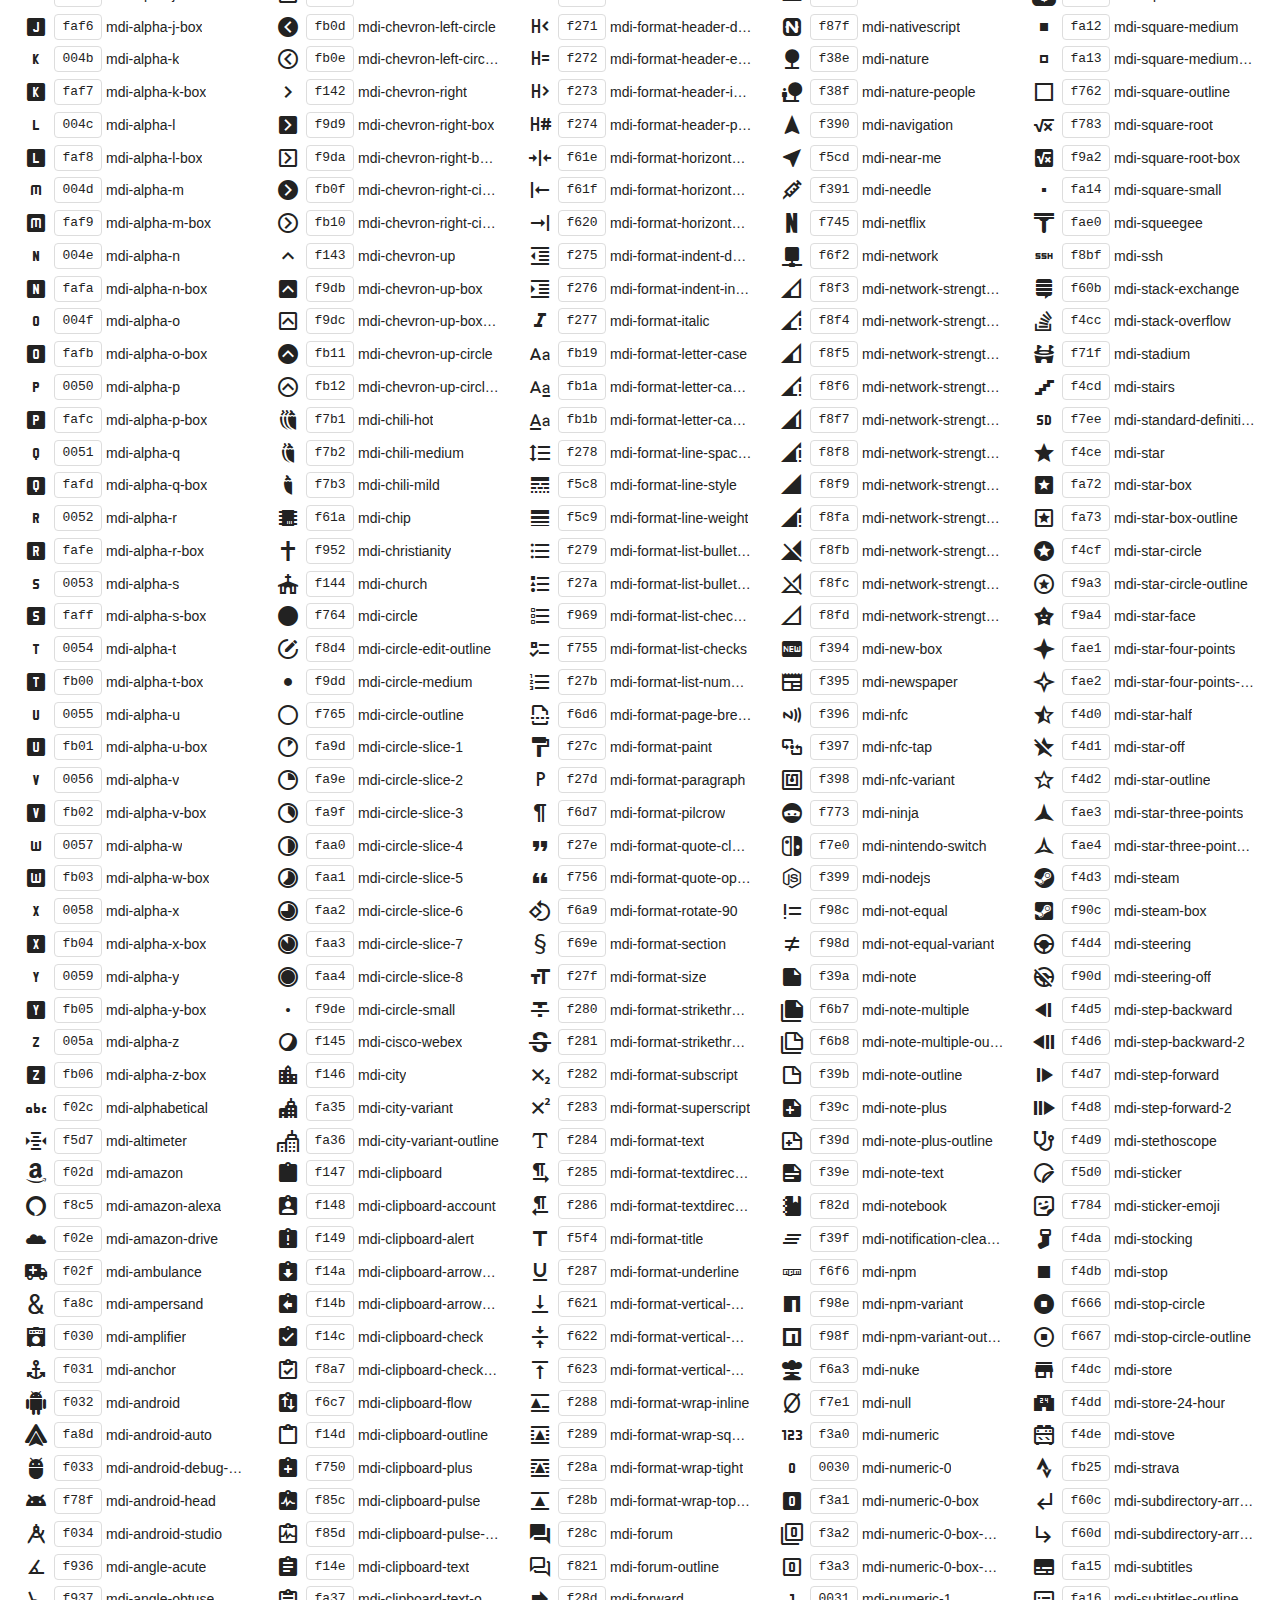
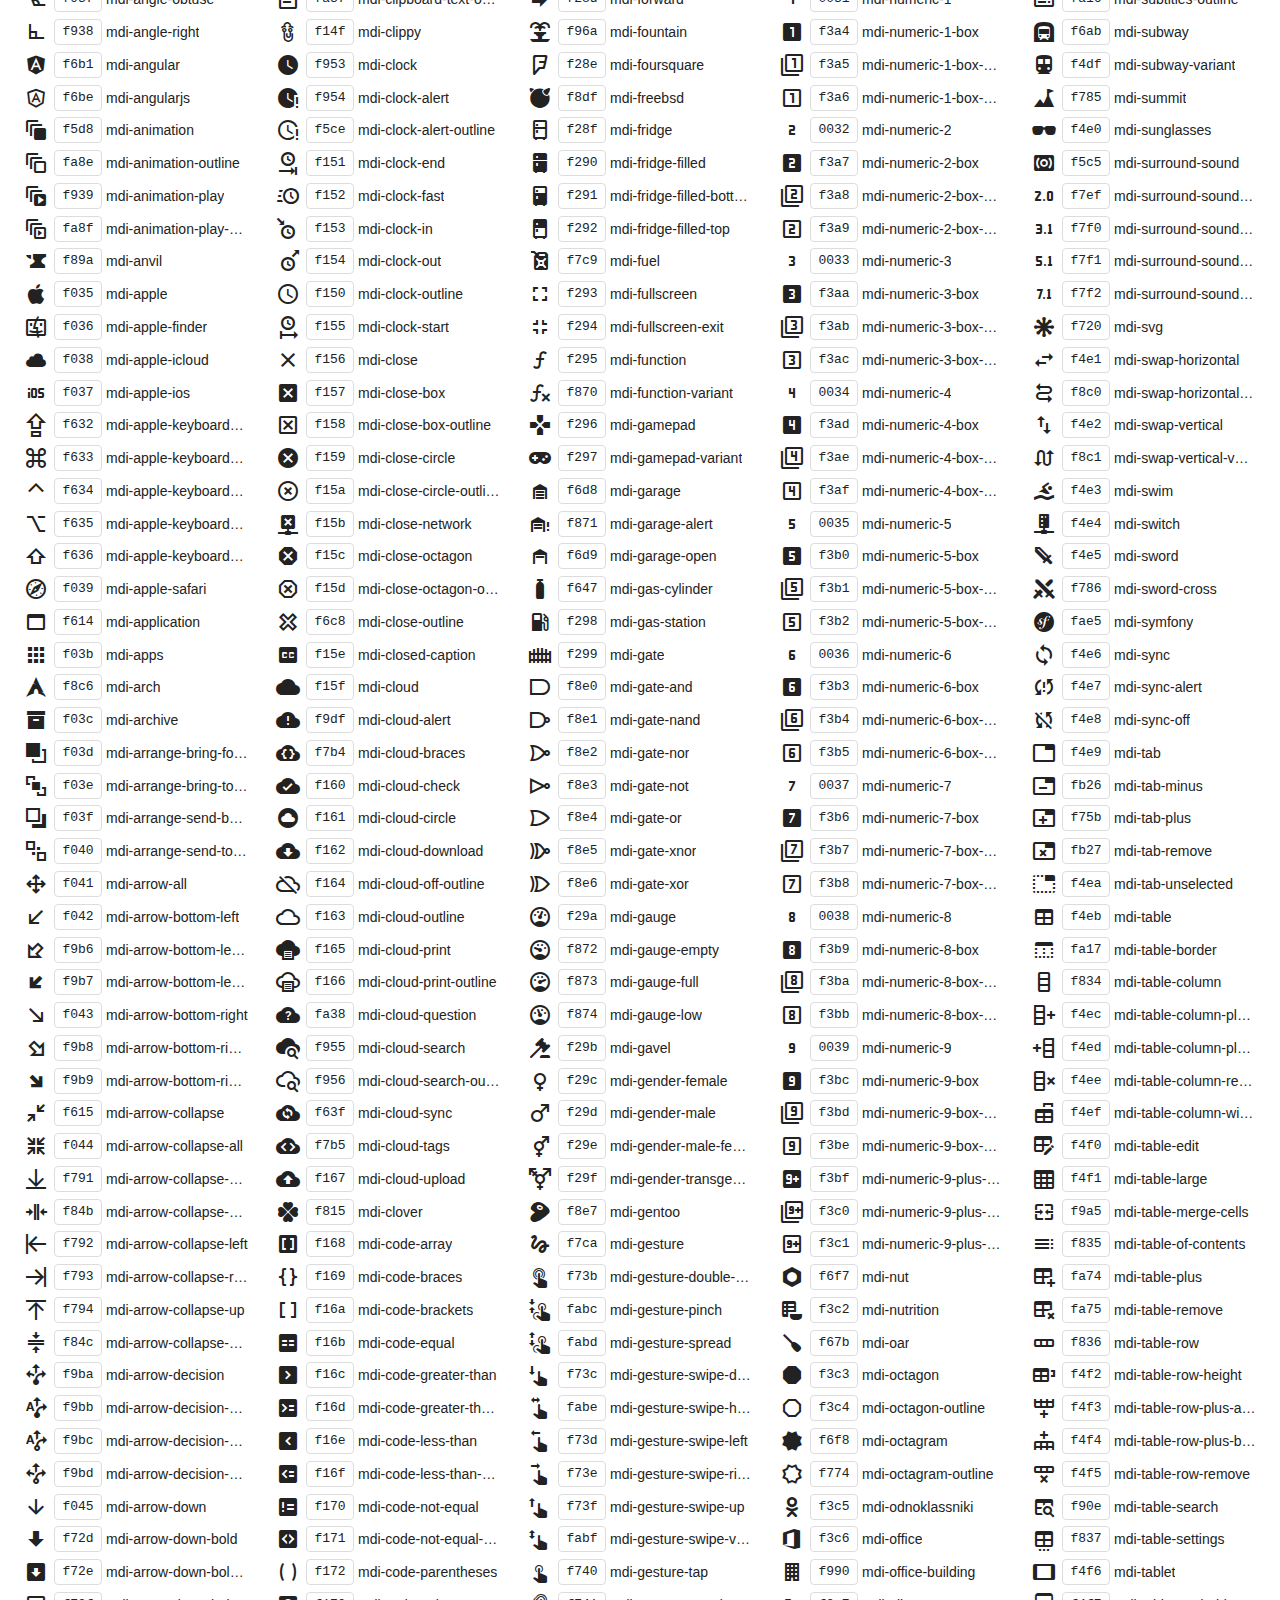
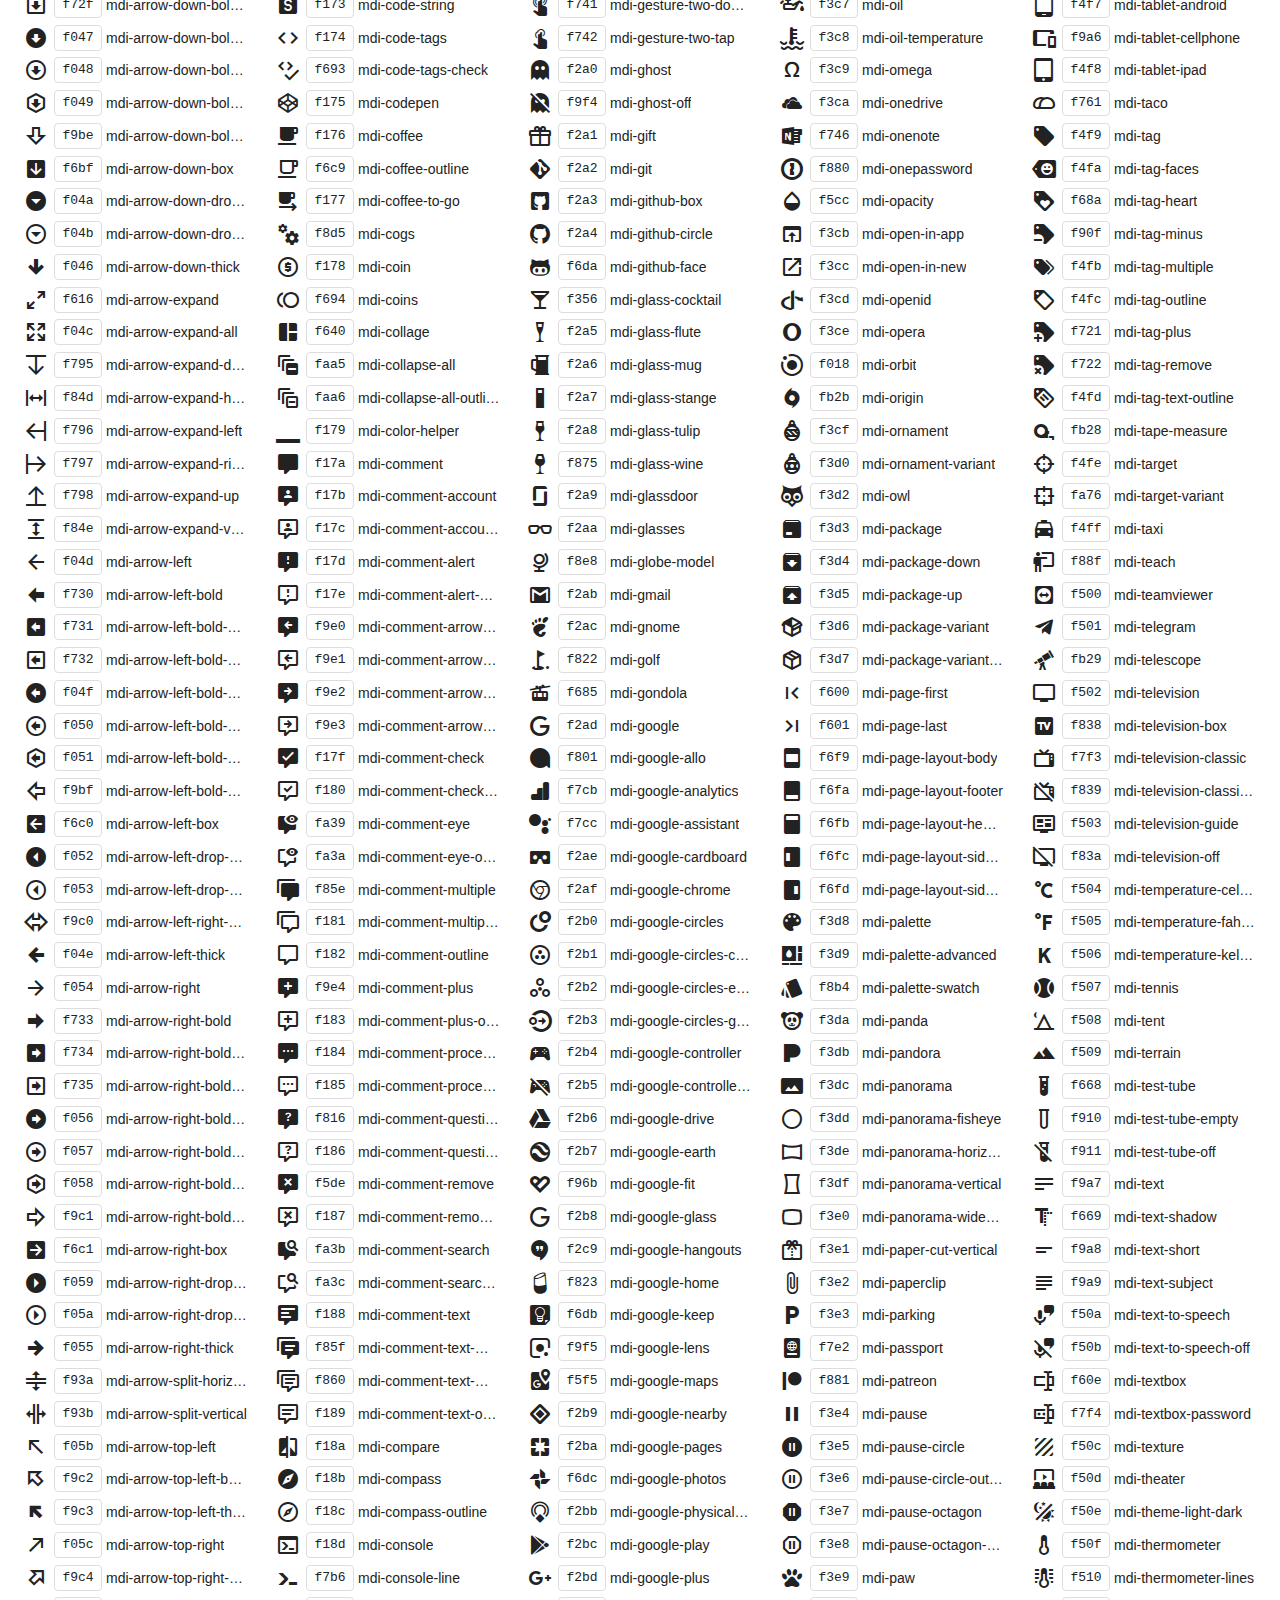
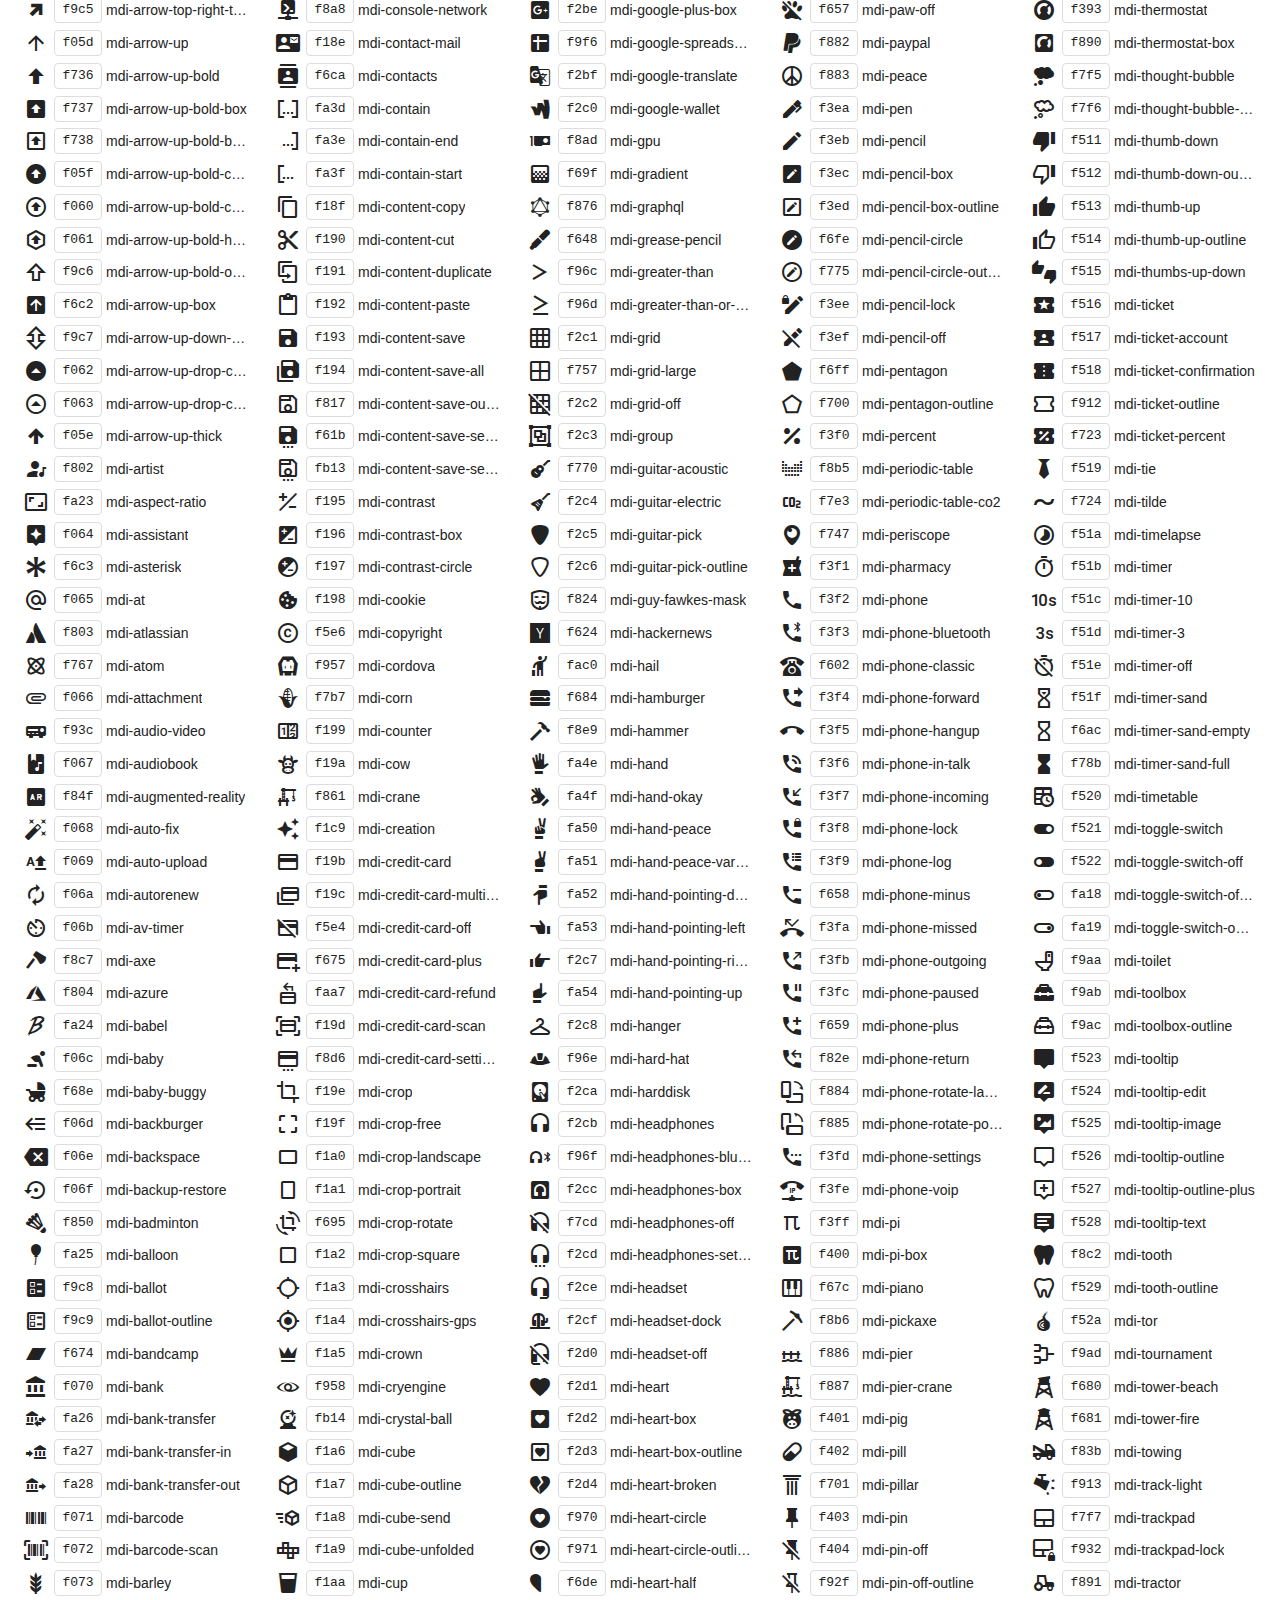
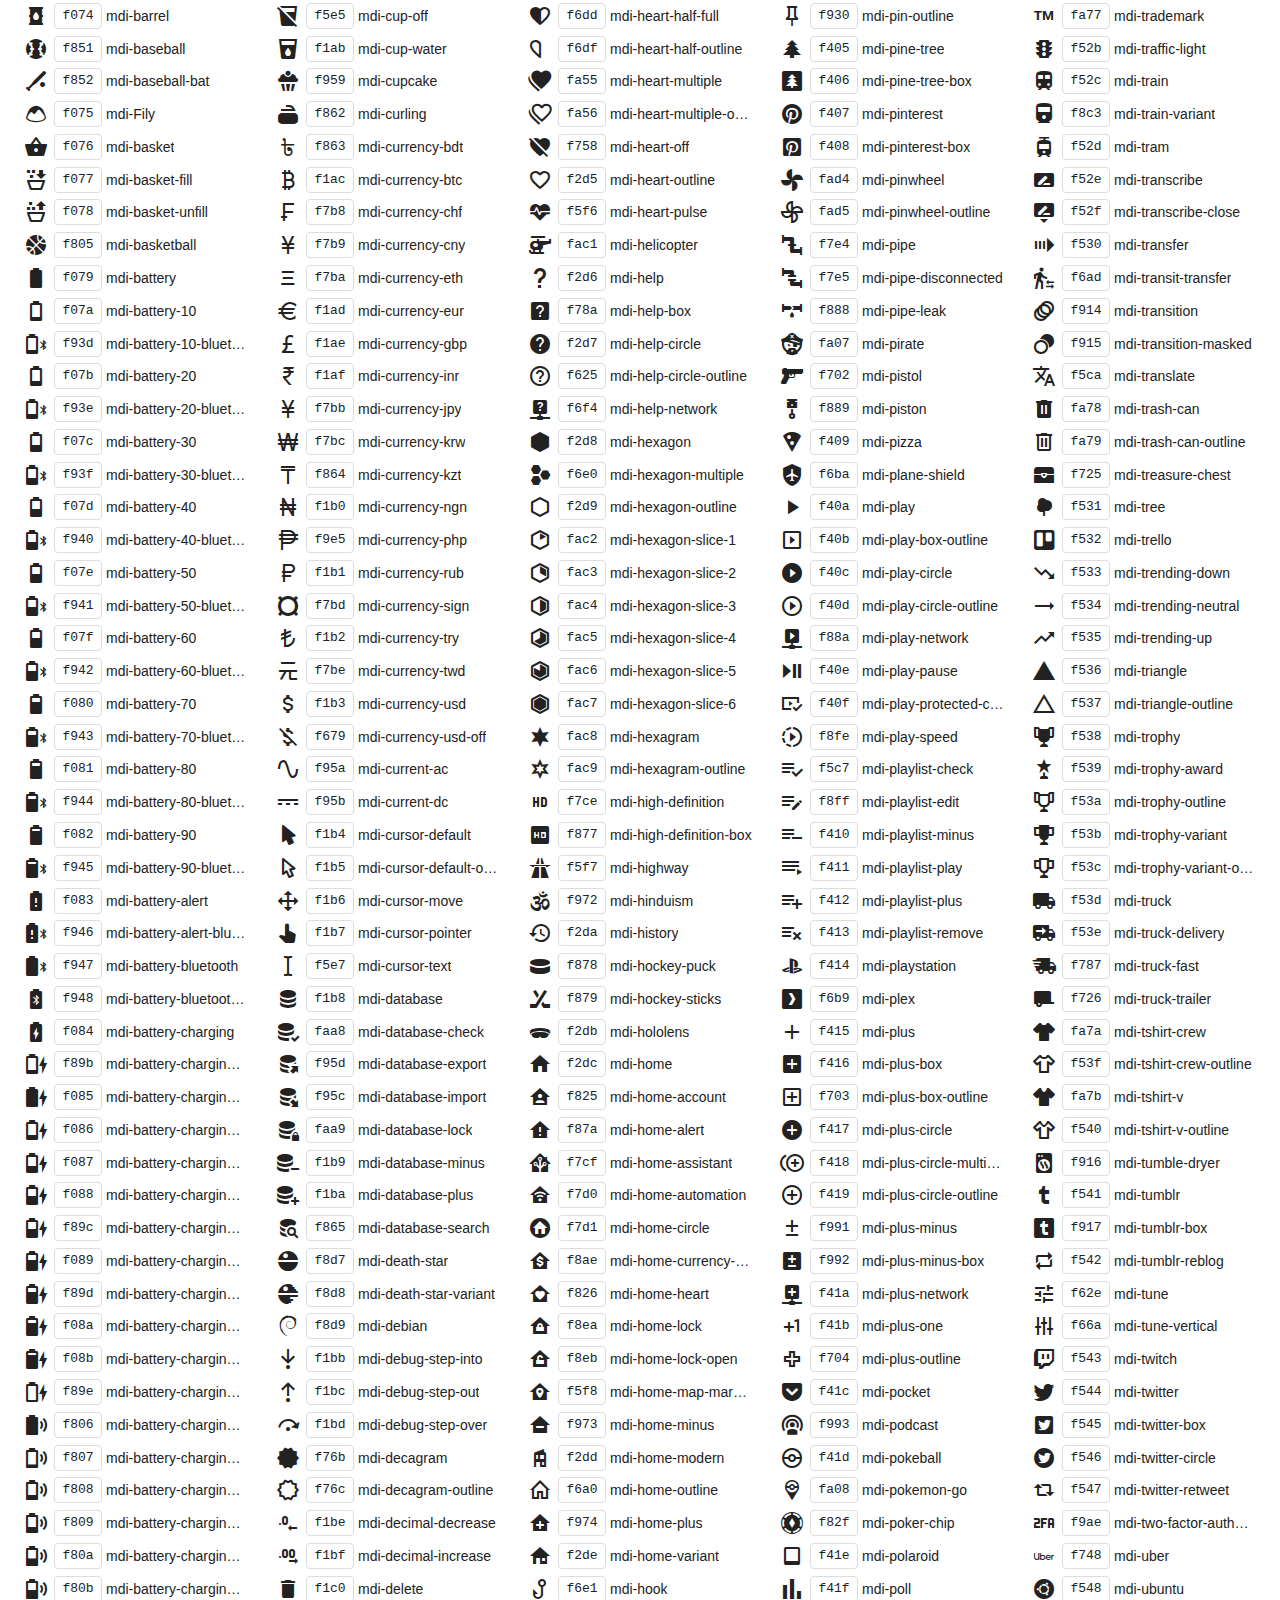
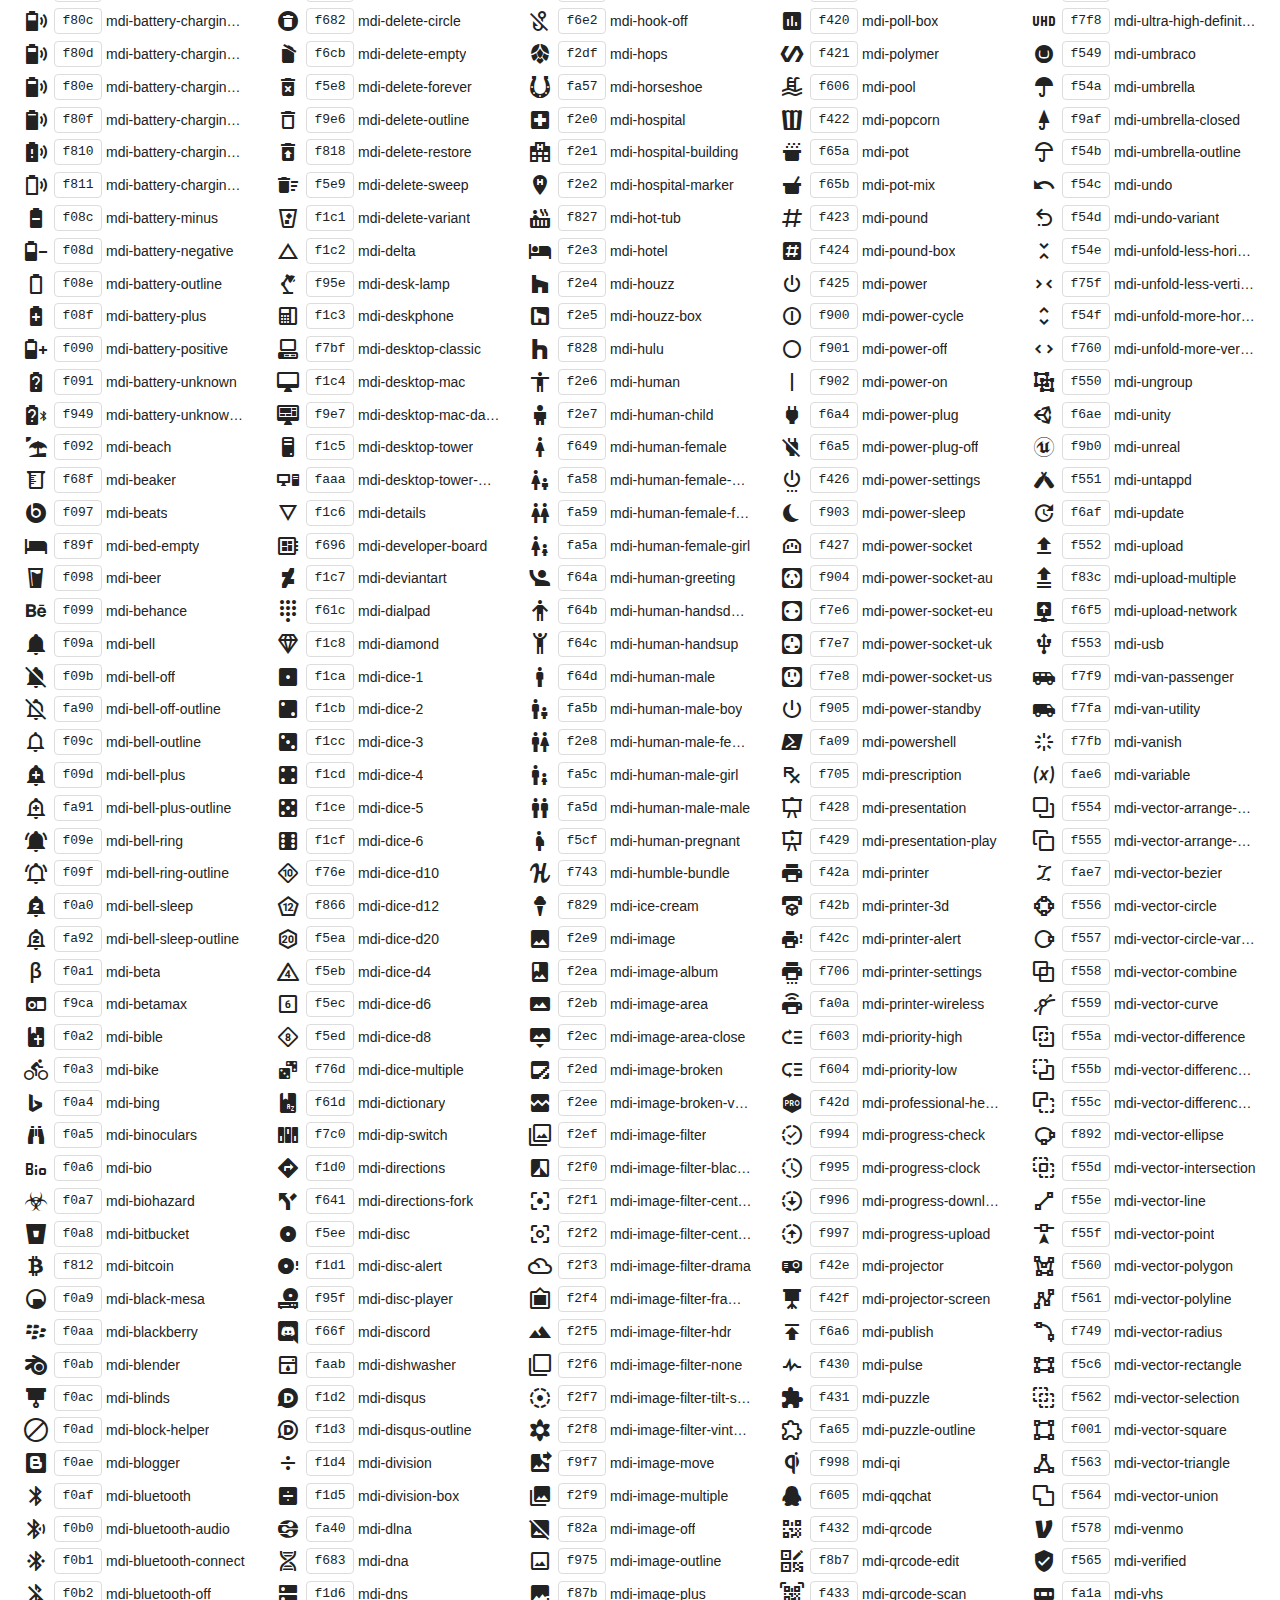
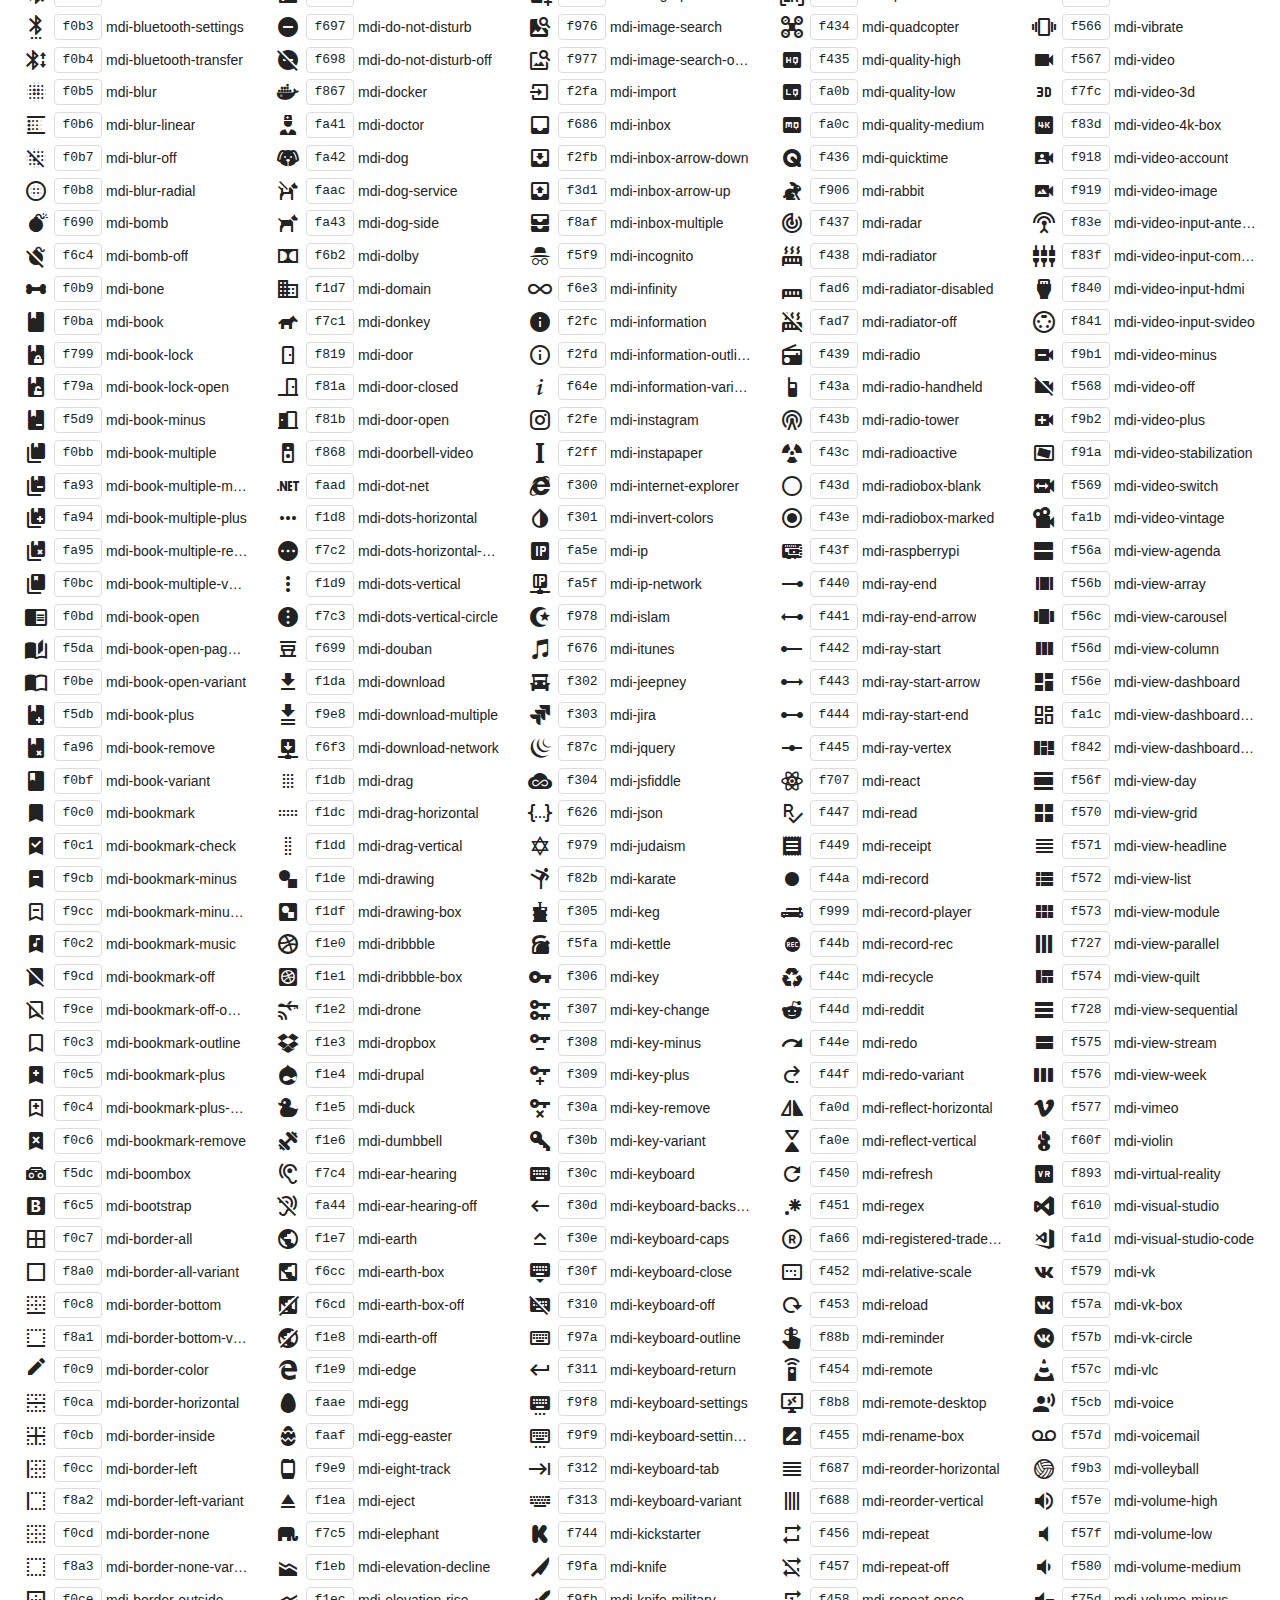
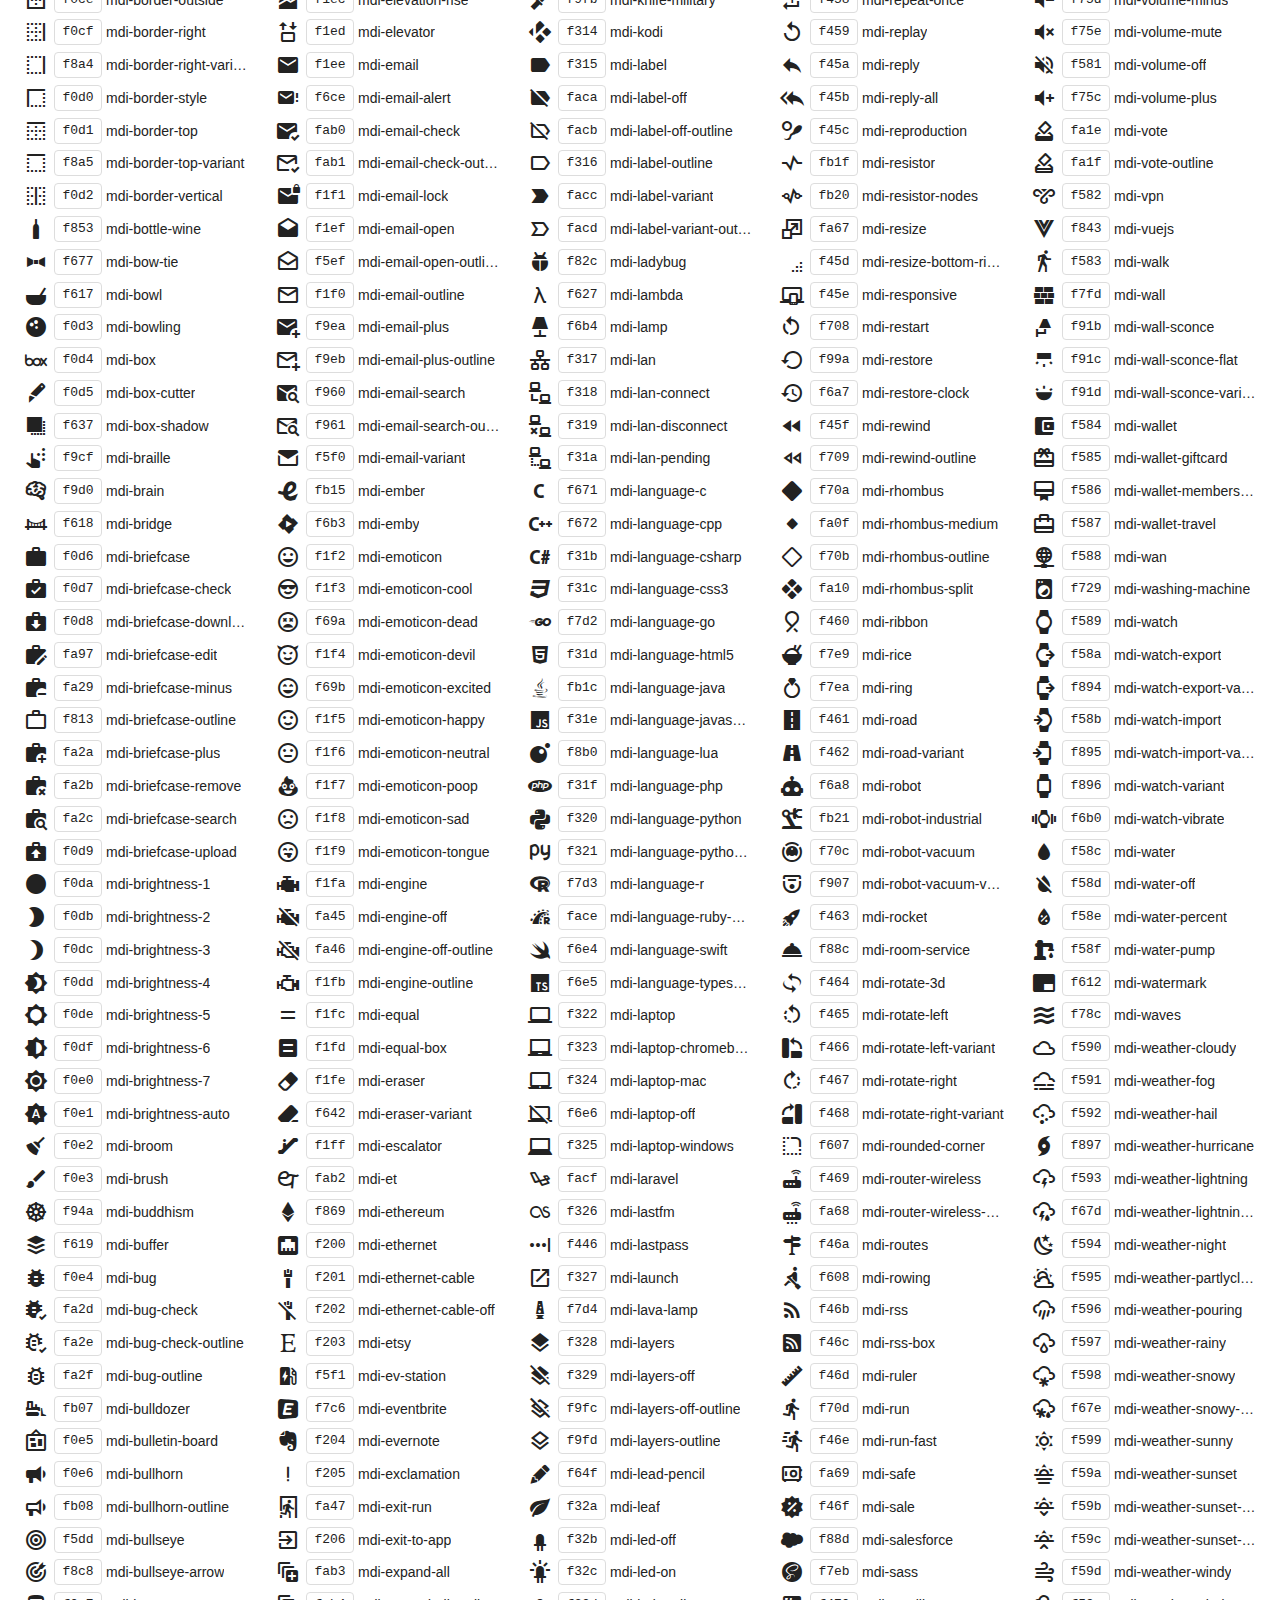
<file: ex. framework/crud/public/vendors/iconfonts/mdi/font/preview.html>
<!doctype html>
<html>
<head>
    <meta charset="utf-8" />
    <title>Material Design Icons</title>
    <style>
        * {
            margin: 0;
            padding: 0;
        }

        body {
            margin: 0;
            padding: 0;
            background: #fff;
            color: #222;
        }

        h1, h2, h3, p, div, footer {
            font-family: "Helvetica Neue", Arial, sans-serif;
        }

        h1 {
            padding: 20px 20px 16px 20px;
            font-size: 26px;
            line-height: 26px;
            font-weight: normal;
            color: #FFF;
            background-color: #2196F3;
        }

        h1 svg {
            vertical-align: middle;
            width: 26px;
            height: 26px;
            margin: 0 6px 4px 0;
        }

        h1 svg path {
            fill: #FFF;
        }

        h1 .version {
            font-size: 14px;
            background: #FFF;
            padding: 4px 10px;
            float: right;
            border-radius: 2px;
            margin: -3px 0 0 0;
            color: #666;
            font-weight: bold;
        }

        h1 .version::before {
            content: 'v';
        }

        h1 code {
            font-size: 20px;
            background: rgba(0,0,0,0.5);
            padding: 4px 12px;
            border-radius: 3px;
            float: right;
            margin: -3px 10px 0 0;
            border: 1px solid transparent;
            cursor: pointer;
        }

        h1 code:hover {
            border: 1px solid #FFF;
        }

        h1 code svg {
            width: 24px;
            height: 24px;
            margin: -1px -4px 0 -2px
        }

        h2 {
            font-size: 18px;
            padding: 20px;
        }

        h3 {
            font-size: 14px;
            padding: 10px 20px 0 20px;
            font-weight: bold;
        }

        p {
            padding: 10px 20px;
        }

        p code {
            display: inline-block;
            vertical-align: middle;
            background: #F1F1F1;
            padding: 3px 5px;
            border-radius: 3px;
            border: 1px solid #DDD;
        }

        p i.mdi {
            vertical-align: middle;
            border-radius: 4px;
            display: inline-block;
        }

        p i.mdi.dark-demo {
            background: #333;
        }

        p.note {
            color: #999;
            font-size: 14px;
            padding: 0 20px 5px 20px;
        }

        .icons {
            padding: 0 20px 10px 20px;
            -webkit-column-count: 5;
            -moz-column-count: 5;
            column-count: 5;
            -webkit-column-gap: 20px;
            -moz-column-gap: 20px;
            column-gap: 20px;
        }

        .icons div {
            line-height: 2em;
        }

        .icons div span {
            cursor: pointer;
            font-size: 14px;
            text-overflow: ellipsis;
            display: inline-block;
            max-width: calc(100% - 90px);
            overflow: hidden;
            vertical-align: middle;
            white-space: nowrap;
        }

        .icons div code:hover,
        .icons div span:hover,
        .icons div i:hover {
            color: #3c90be;
        }

        .icons div code:hover {
            border-color: #3c90be;
        }

        .icons div code {
            border: 1px solid #DDD;
            width: 46px;
            margin-left: 2px;
            margin-right: 4px;
            border-radius: 4px;
            display: inline-block;
            vertical-align: middle;
            text-align: center;
            line-height: 24px;
            cursor: pointer;
        }

        .icons div i {
            display: inline-block;
            width: 32px;
            height: 24px;
            text-align: center;
            vertical-align: middle;
            cursor: pointer;
            line-height: 24px;
        }

        .icons .mdi:before {
            font-size: 24px;
        }

        pre {
            margin: 0 20px;
            font-family: Consolas, monospace;
            padding: 10px;
            border: 1px solid #DDD;
            background: #F1F1F1;
        }

        div.copied {
            position: fixed;
            top: 100px;
            left: 50%;
            width: 200px;
            text-align: center;
            color: #3c763d;
            background-color: #dff0d8;
            border: 1px solid #d6e9c6;
            padding: 10px 15px;
            border-radius: 4px;
            margin-left: -100px;
            box-shadow: 0 0 10px rgba(0, 0, 0, 0.2);
        }

        footer {
            padding: 20px;
            color: #666;
            border-top: 1px solid #DDD;
            background: #F1F1F1;
        }

        footer a {
            color: #e91e63;
            text-decoration: none;
        }
    </style>
    <link href="css/materialdesignicons.min.css" media="all" rel="stylesheet" type="text/css" />
</head>
<body>
    <h1>
        <svg>
            <path d="M0,0H8V3H18V0H26V8H23V18H26V26H18V23H8V21H18V18H21V8H18V5H8V8H5V18H8V26H0V18H3V8H0V0M2,2V6H6V2H2M2,20V24H6V20H2M20,2V6H24V2H20M20,20V24H24V20H20Z"></path>
        </svg>
        Material Design Icons
        <span class="version">2.8.94</span>
        <code id="npm" title="Copy to Clipboard">
            <svg viewBox="0 0 24 24">
                <path d="M19,20H5V4H7V7H17V4H19M12,2A1,1 0 0,1 13,3A1,1 0 0,1 12,4A1,1 0 0,1 11,3A1,1 0 0,1 12,2M19,2H14.82C14.4,0.84 13.3,0 12,0C10.7,0 9.6,0.84 9.18,2H5A2,2 0 0,0 3,4V20A2,2 0 0,0 5,22H19A2,2 0 0,0 21,20V4A2,2 0 0,0 19,2Z" />
            </svg>
            npm install @mdi/font
        </code>
    </h1>

    <h2>Usage</h2>
    <pre><code>&lt;span class=&quot;mdi mdi-<span id="name">name</span>&quot;&gt;&lt;/span&gt;</code></pre>

    <h2>Icons <small>(click to copy to clipboard)</small></h2>
    <div class="icons" id="icons"></div>

    <h2>Extras</h2>

    <p>The helper CSS classes are listed below.</p>

    <h3>Size</h3>

    <p>
        <code>mdi-18px</code> <i class="mdi mdi-18px mdi-account"></i>
        <code>mdi-24px</code> <i class="mdi mdi-24px mdi-account"></i>
        <code>mdi-36px</code> <i class="mdi mdi-36px mdi-account"></i>
        <code>mdi-48px</code> <i class="mdi mdi-48px mdi-account"></i>
    </p>

    <h3>Rotate</h3>

    <p>
        <i class="mdi mdi-48px mdi-account"></i>
        <code>mdi-rotate-45</code> <i class="mdi mdi-48px mdi-rotate-45 mdi-account"></i>
        <code>mdi-rotate-90</code> <i class="mdi mdi-48px mdi-rotate-90 mdi-account"></i>
        <code>mdi-rotate-135</code> <i class="mdi mdi-48px mdi-rotate-135 mdi-account"></i>
        <code>mdi-rotate-180</code> <i class="mdi mdi-48px mdi-rotate-180 mdi-account"></i>
        <code>mdi-rotate-225</code> <i class="mdi mdi-48px mdi-rotate-225 mdi-account"></i>
        <code>mdi-rotate-270</code> <i class="mdi mdi-48px mdi-rotate-270 mdi-account"></i>
        <code>mdi-rotate-315</code> <i class="mdi mdi-48px mdi-rotate-315 mdi-account"></i>
    </p>

    <h3>Flip</h3>

    <p>
        <i class="mdi mdi-48px mdi-account-alert"></i>
        <code>mdi-flip-h</code> <i class="mdi mdi-48px mdi-flip-h mdi-account-alert"></i>
        <code>mdi-flip-v</code> <i class="mdi mdi-48px mdi-flip-v mdi-account-alert"></i>
    </p>

    <p class="note"><strong>Note:</strong> We do not include the ability to use <code>mdi-flip-*</code> and <code>mdi-rotate-*</code> at the same time.</p>

    <h3>Spin</h3>

    <p>
        <code>mdi-spin</code> <i class="mdi mdi-48px mdi-spin mdi-loading"></i>
        <code>mdi-spin</code> <i class="mdi mdi-48px mdi-spin mdi-star"></i>
    </p>

    <h3>Color</h3>

    <p style="padding-bottom:20px;">
        <code>mdi-light</code> <i class="mdi mdi-48px mdi-light mdi-account dark-demo"></i>
        <code>mdi-light mdi-inactive</code> <i class="mdi mdi-48px mdi-light mdi-inactive mdi-account dark-demo"></i>
        <code>mdi-dark</code> <i class="mdi mdi-48px mdi-dark mdi-account"></i>
        <code>mdi-dark mdi-inactive</code> <i class="mdi mdi-48px mdi-dark mdi-inactive mdi-account"></i>
    </p>

    <footer>
        Generated with <a href="https://github.com/sapegin/grunt-webfont">grunt-webfont</a> at <a href="http://materialdesignicons.com/">MaterialDesignIcons.com</a>.
        <a href="https://www.npmjs.com/org/mdi" target="_blank">NPM @mdi Organization</a>.
    </footer>

    <script type="text/javascript">
        (function () {
            var icons = [{"name":"access-point","hex":"f002"},{"name":"access-point-network","hex":"f003"},{"name":"account","hex":"f004"},{"name":"account-alert","hex":"f005"},{"name":"account-box","hex":"f006"},{"name":"account-box-multiple","hex":"f933"},{"name":"account-box-outline","hex":"f007"},{"name":"account-card-details","hex":"f5d2"},{"name":"account-check","hex":"f008"},{"name":"account-child","hex":"fa88"},{"name":"account-child-circle","hex":"fa89"},{"name":"account-circle","hex":"f009"},{"name":"account-convert","hex":"f00a"},{"name":"account-details","hex":"f631"},{"name":"account-edit","hex":"f6bb"},{"name":"account-group","hex":"f848"},{"name":"account-heart","hex":"f898"},{"name":"account-key","hex":"f00b"},{"name":"account-location","hex":"f00c"},{"name":"account-minus","hex":"f00d"},{"name":"account-minus-outline","hex":"faeb"},{"name":"account-multiple","hex":"f00e"},{"name":"account-multiple-check","hex":"f8c4"},{"name":"account-multiple-minus","hex":"f5d3"},{"name":"account-multiple-outline","hex":"f00f"},{"name":"account-multiple-plus","hex":"f010"},{"name":"account-multiple-plus-outline","hex":"f7ff"},{"name":"account-network","hex":"f011"},{"name":"account-off","hex":"f012"},{"name":"account-outline","hex":"f013"},{"name":"account-plus","hex":"f014"},{"name":"account-plus-outline","hex":"f800"},{"name":"account-remove","hex":"f015"},{"name":"account-remove-outline","hex":"faec"},{"name":"account-search","hex":"f016"},{"name":"account-search-outline","hex":"f934"},{"name":"account-settings","hex":"f630"},{"name":"account-star","hex":"f017"},{"name":"account-supervisor","hex":"fa8a"},{"name":"account-supervisor-circle","hex":"fa8b"},{"name":"account-switch","hex":"f019"},{"name":"accusoft","hex":"f849"},{"name":"adjust","hex":"f01a"},{"name":"adobe","hex":"f935"},{"name":"air-conditioner","hex":"f01b"},{"name":"airballoon","hex":"f01c"},{"name":"airplane","hex":"f01d"},{"name":"airplane-landing","hex":"f5d4"},{"name":"airplane-off","hex":"f01e"},{"name":"airplane-takeoff","hex":"f5d5"},{"name":"airplay","hex":"f01f"},{"name":"airport","hex":"f84a"},{"name":"alarm","hex":"f020"},{"name":"alarm-bell","hex":"f78d"},{"name":"alarm-check","hex":"f021"},{"name":"alarm-light","hex":"f78e"},{"name":"alarm-multiple","hex":"f022"},{"name":"alarm-off","hex":"f023"},{"name":"alarm-plus","hex":"f024"},{"name":"alarm-snooze","hex":"f68d"},{"name":"album","hex":"f025"},{"name":"alert","hex":"f026"},{"name":"alert-box","hex":"f027"},{"name":"alert-circle","hex":"f028"},{"name":"alert-circle-outline","hex":"f5d6"},{"name":"alert-decagram","hex":"f6bc"},{"name":"alert-octagon","hex":"f029"},{"name":"alert-octagram","hex":"f766"},{"name":"alert-outline","hex":"f02a"},{"name":"alien","hex":"f899"},{"name":"all-inclusive","hex":"f6bd"},{"name":"alpha","hex":"f02b"},{"name":"alpha-a","hex":"0041"},{"name":"alpha-a-box","hex":"faed"},{"name":"alpha-b","hex":"0042"},{"name":"alpha-b-box","hex":"faee"},{"name":"alpha-c","hex":"0043"},{"name":"alpha-c-box","hex":"faef"},{"name":"alpha-d","hex":"0044"},{"name":"alpha-d-box","hex":"faf0"},{"name":"alpha-e","hex":"0045"},{"name":"alpha-e-box","hex":"faf1"},{"name":"alpha-f","hex":"0046"},{"name":"alpha-f-box","hex":"faf2"},{"name":"alpha-g","hex":"0047"},{"name":"alpha-g-box","hex":"faf3"},{"name":"alpha-h","hex":"0048"},{"name":"alpha-h-box","hex":"faf4"},{"name":"alpha-i","hex":"0049"},{"name":"alpha-i-box","hex":"faf5"},{"name":"alpha-j","hex":"004a"},{"name":"alpha-j-box","hex":"faf6"},{"name":"alpha-k","hex":"004b"},{"name":"alpha-k-box","hex":"faf7"},{"name":"alpha-l","hex":"004c"},{"name":"alpha-l-box","hex":"faf8"},{"name":"alpha-m","hex":"004d"},{"name":"alpha-m-box","hex":"faf9"},{"name":"alpha-n","hex":"004e"},{"name":"alpha-n-box","hex":"fafa"},{"name":"alpha-o","hex":"004f"},{"name":"alpha-o-box","hex":"fafb"},{"name":"alpha-p","hex":"0050"},{"name":"alpha-p-box","hex":"fafc"},{"name":"alpha-q","hex":"0051"},{"name":"alpha-q-box","hex":"fafd"},{"name":"alpha-r","hex":"0052"},{"name":"alpha-r-box","hex":"fafe"},{"name":"alpha-s","hex":"0053"},{"name":"alpha-s-box","hex":"faff"},{"name":"alpha-t","hex":"0054"},{"name":"alpha-t-box","hex":"fb00"},{"name":"alpha-u","hex":"0055"},{"name":"alpha-u-box","hex":"fb01"},{"name":"alpha-v","hex":"0056"},{"name":"alpha-v-box","hex":"fb02"},{"name":"alpha-w","hex":"0057"},{"name":"alpha-w-box","hex":"fb03"},{"name":"alpha-x","hex":"0058"},{"name":"alpha-x-box","hex":"fb04"},{"name":"alpha-y","hex":"0059"},{"name":"alpha-y-box","hex":"fb05"},{"name":"alpha-z","hex":"005a"},{"name":"alpha-z-box","hex":"fb06"},{"name":"alphabetical","hex":"f02c"},{"name":"altimeter","hex":"f5d7"},{"name":"amazon","hex":"f02d"},{"name":"amazon-alexa","hex":"f8c5"},{"name":"amazon-drive","hex":"f02e"},{"name":"ambulance","hex":"f02f"},{"name":"ampersand","hex":"fa8c"},{"name":"amplifier","hex":"f030"},{"name":"anchor","hex":"f031"},{"name":"android","hex":"f032"},{"name":"android-auto","hex":"fa8d"},{"name":"android-debug-bridge","hex":"f033"},{"name":"android-head","hex":"f78f"},{"name":"android-studio","hex":"f034"},{"name":"angle-acute","hex":"f936"},{"name":"angle-obtuse","hex":"f937"},{"name":"angle-right","hex":"f938"},{"name":"angular","hex":"f6b1"},{"name":"angularjs","hex":"f6be"},{"name":"animation","hex":"f5d8"},{"name":"animation-outline","hex":"fa8e"},{"name":"animation-play","hex":"f939"},{"name":"animation-play-outline","hex":"fa8f"},{"name":"anvil","hex":"f89a"},{"name":"apple","hex":"f035"},{"name":"apple-finder","hex":"f036"},{"name":"apple-icloud","hex":"f038"},{"name":"apple-ios","hex":"f037"},{"name":"apple-keyboard-caps","hex":"f632"},{"name":"apple-keyboard-command","hex":"f633"},{"name":"apple-keyboard-control","hex":"f634"},{"name":"apple-keyboard-option","hex":"f635"},{"name":"apple-keyboard-shift","hex":"f636"},{"name":"apple-safari","hex":"f039"},{"name":"application","hex":"f614"},{"name":"apps","hex":"f03b"},{"name":"arch","hex":"f8c6"},{"name":"archive","hex":"f03c"},{"name":"arrange-bring-forward","hex":"f03d"},{"name":"arrange-bring-to-front","hex":"f03e"},{"name":"arrange-send-backward","hex":"f03f"},{"name":"arrange-send-to-back","hex":"f040"},{"name":"arrow-all","hex":"f041"},{"name":"arrow-bottom-left","hex":"f042"},{"name":"arrow-bottom-left-bold-outline","hex":"f9b6"},{"name":"arrow-bottom-left-thick","hex":"f9b7"},{"name":"arrow-bottom-right","hex":"f043"},{"name":"arrow-bottom-right-bold-outline","hex":"f9b8"},{"name":"arrow-bottom-right-thick","hex":"f9b9"},{"name":"arrow-collapse","hex":"f615"},{"name":"arrow-collapse-all","hex":"f044"},{"name":"arrow-collapse-down","hex":"f791"},{"name":"arrow-collapse-horizontal","hex":"f84b"},{"name":"arrow-collapse-left","hex":"f792"},{"name":"arrow-collapse-right","hex":"f793"},{"name":"arrow-collapse-up","hex":"f794"},{"name":"arrow-collapse-vertical","hex":"f84c"},{"name":"arrow-decision","hex":"f9ba"},{"name":"arrow-decision-auto","hex":"f9bb"},{"name":"arrow-decision-auto-outline","hex":"f9bc"},{"name":"arrow-decision-outline","hex":"f9bd"},{"name":"arrow-down","hex":"f045"},{"name":"arrow-down-bold","hex":"f72d"},{"name":"arrow-down-bold-box","hex":"f72e"},{"name":"arrow-down-bold-box-outline","hex":"f72f"},{"name":"arrow-down-bold-circle","hex":"f047"},{"name":"arrow-down-bold-circle-outline","hex":"f048"},{"name":"arrow-down-bold-hexagon-outline","hex":"f049"},{"name":"arrow-down-bold-outline","hex":"f9be"},{"name":"arrow-down-box","hex":"f6bf"},{"name":"arrow-down-drop-circle","hex":"f04a"},{"name":"arrow-down-drop-circle-outline","hex":"f04b"},{"name":"arrow-down-thick","hex":"f046"},{"name":"arrow-expand","hex":"f616"},{"name":"arrow-expand-all","hex":"f04c"},{"name":"arrow-expand-down","hex":"f795"},{"name":"arrow-expand-horizontal","hex":"f84d"},{"name":"arrow-expand-left","hex":"f796"},{"name":"arrow-expand-right","hex":"f797"},{"name":"arrow-expand-up","hex":"f798"},{"name":"arrow-expand-vertical","hex":"f84e"},{"name":"arrow-left","hex":"f04d"},{"name":"arrow-left-bold","hex":"f730"},{"name":"arrow-left-bold-box","hex":"f731"},{"name":"arrow-left-bold-box-outline","hex":"f732"},{"name":"arrow-left-bold-circle","hex":"f04f"},{"name":"arrow-left-bold-circle-outline","hex":"f050"},{"name":"arrow-left-bold-hexagon-outline","hex":"f051"},{"name":"arrow-left-bold-outline","hex":"f9bf"},{"name":"arrow-left-box","hex":"f6c0"},{"name":"arrow-left-drop-circle","hex":"f052"},{"name":"arrow-left-drop-circle-outline","hex":"f053"},{"name":"arrow-left-right-bold-outline","hex":"f9c0"},{"name":"arrow-left-thick","hex":"f04e"},{"name":"arrow-right","hex":"f054"},{"name":"arrow-right-bold","hex":"f733"},{"name":"arrow-right-bold-box","hex":"f734"},{"name":"arrow-right-bold-box-outline","hex":"f735"},{"name":"arrow-right-bold-circle","hex":"f056"},{"name":"arrow-right-bold-circle-outline","hex":"f057"},{"name":"arrow-right-bold-hexagon-outline","hex":"f058"},{"name":"arrow-right-bold-outline","hex":"f9c1"},{"name":"arrow-right-box","hex":"f6c1"},{"name":"arrow-right-drop-circle","hex":"f059"},{"name":"arrow-right-drop-circle-outline","hex":"f05a"},{"name":"arrow-right-thick","hex":"f055"},{"name":"arrow-split-horizontal","hex":"f93a"},{"name":"arrow-split-vertical","hex":"f93b"},{"name":"arrow-top-left","hex":"f05b"},{"name":"arrow-top-left-bold-outline","hex":"f9c2"},{"name":"arrow-top-left-thick","hex":"f9c3"},{"name":"arrow-top-right","hex":"f05c"},{"name":"arrow-top-right-bold-outline","hex":"f9c4"},{"name":"arrow-top-right-thick","hex":"f9c5"},{"name":"arrow-up","hex":"f05d"},{"name":"arrow-up-bold","hex":"f736"},{"name":"arrow-up-bold-box","hex":"f737"},{"name":"arrow-up-bold-box-outline","hex":"f738"},{"name":"arrow-up-bold-circle","hex":"f05f"},{"name":"arrow-up-bold-circle-outline","hex":"f060"},{"name":"arrow-up-bold-hexagon-outline","hex":"f061"},{"name":"arrow-up-bold-outline","hex":"f9c6"},{"name":"arrow-up-box","hex":"f6c2"},{"name":"arrow-up-down-bold-outline","hex":"f9c7"},{"name":"arrow-up-drop-circle","hex":"f062"},{"name":"arrow-up-drop-circle-outline","hex":"f063"},{"name":"arrow-up-thick","hex":"f05e"},{"name":"artist","hex":"f802"},{"name":"aspect-ratio","hex":"fa23"},{"name":"assistant","hex":"f064"},{"name":"asterisk","hex":"f6c3"},{"name":"at","hex":"f065"},{"name":"atlassian","hex":"f803"},{"name":"atom","hex":"f767"},{"name":"attachment","hex":"f066"},{"name":"audio-video","hex":"f93c"},{"name":"audiobook","hex":"f067"},{"name":"augmented-reality","hex":"f84f"},{"name":"auto-fix","hex":"f068"},{"name":"auto-upload","hex":"f069"},{"name":"autorenew","hex":"f06a"},{"name":"av-timer","hex":"f06b"},{"name":"axe","hex":"f8c7"},{"name":"azure","hex":"f804"},{"name":"babel","hex":"fa24"},{"name":"baby","hex":"f06c"},{"name":"baby-buggy","hex":"f68e"},{"name":"backburger","hex":"f06d"},{"name":"backspace","hex":"f06e"},{"name":"backup-restore","hex":"f06f"},{"name":"badminton","hex":"f850"},{"name":"balloon","hex":"fa25"},{"name":"ballot","hex":"f9c8"},{"name":"ballot-outline","hex":"f9c9"},{"name":"bandcamp","hex":"f674"},{"name":"bank","hex":"f070"},{"name":"bank-transfer","hex":"fa26"},{"name":"bank-transfer-in","hex":"fa27"},{"name":"bank-transfer-out","hex":"fa28"},{"name":"barcode","hex":"f071"},{"name":"barcode-scan","hex":"f072"},{"name":"barley","hex":"f073"},{"name":"barrel","hex":"f074"},{"name":"baseball","hex":"f851"},{"name":"baseball-bat","hex":"f852"},{"name":"Fily","hex":"f075"},{"name":"basket","hex":"f076"},{"name":"basket-fill","hex":"f077"},{"name":"basket-unfill","hex":"f078"},{"name":"basketball","hex":"f805"},{"name":"battery","hex":"f079"},{"name":"battery-10","hex":"f07a"},{"name":"battery-10-bluetooth","hex":"f93d"},{"name":"battery-20","hex":"f07b"},{"name":"battery-20-bluetooth","hex":"f93e"},{"name":"battery-30","hex":"f07c"},{"name":"battery-30-bluetooth","hex":"f93f"},{"name":"battery-40","hex":"f07d"},{"name":"battery-40-bluetooth","hex":"f940"},{"name":"battery-50","hex":"f07e"},{"name":"battery-50-bluetooth","hex":"f941"},{"name":"battery-60","hex":"f07f"},{"name":"battery-60-bluetooth","hex":"f942"},{"name":"battery-70","hex":"f080"},{"name":"battery-70-bluetooth","hex":"f943"},{"name":"battery-80","hex":"f081"},{"name":"battery-80-bluetooth","hex":"f944"},{"name":"battery-90","hex":"f082"},{"name":"battery-90-bluetooth","hex":"f945"},{"name":"battery-alert","hex":"f083"},{"name":"battery-alert-bluetooth","hex":"f946"},{"name":"battery-bluetooth","hex":"f947"},{"name":"battery-bluetooth-variant","hex":"f948"},{"name":"battery-charging","hex":"f084"},{"name":"battery-charging-10","hex":"f89b"},{"name":"battery-charging-100","hex":"f085"},{"name":"battery-charging-20","hex":"f086"},{"name":"battery-charging-30","hex":"f087"},{"name":"battery-charging-40","hex":"f088"},{"name":"battery-charging-50","hex":"f89c"},{"name":"battery-charging-60","hex":"f089"},{"name":"battery-charging-70","hex":"f89d"},{"name":"battery-charging-80","hex":"f08a"},{"name":"battery-charging-90","hex":"f08b"},{"name":"battery-charging-outline","hex":"f89e"},{"name":"battery-charging-wireless","hex":"f806"},{"name":"battery-charging-wireless-10","hex":"f807"},{"name":"battery-charging-wireless-20","hex":"f808"},{"name":"battery-charging-wireless-30","hex":"f809"},{"name":"battery-charging-wireless-40","hex":"f80a"},{"name":"battery-charging-wireless-50","hex":"f80b"},{"name":"battery-charging-wireless-60","hex":"f80c"},{"name":"battery-charging-wireless-70","hex":"f80d"},{"name":"battery-charging-wireless-80","hex":"f80e"},{"name":"battery-charging-wireless-90","hex":"f80f"},{"name":"battery-charging-wireless-alert","hex":"f810"},{"name":"battery-charging-wireless-outline","hex":"f811"},{"name":"battery-minus","hex":"f08c"},{"name":"battery-negative","hex":"f08d"},{"name":"battery-outline","hex":"f08e"},{"name":"battery-plus","hex":"f08f"},{"name":"battery-positive","hex":"f090"},{"name":"battery-unknown","hex":"f091"},{"name":"battery-unknown-bluetooth","hex":"f949"},{"name":"beach","hex":"f092"},{"name":"beaker","hex":"f68f"},{"name":"beats","hex":"f097"},{"name":"bed-empty","hex":"f89f"},{"name":"beer","hex":"f098"},{"name":"behance","hex":"f099"},{"name":"bell","hex":"f09a"},{"name":"bell-off","hex":"f09b"},{"name":"bell-off-outline","hex":"fa90"},{"name":"bell-outline","hex":"f09c"},{"name":"bell-plus","hex":"f09d"},{"name":"bell-plus-outline","hex":"fa91"},{"name":"bell-ring","hex":"f09e"},{"name":"bell-ring-outline","hex":"f09f"},{"name":"bell-sleep","hex":"f0a0"},{"name":"bell-sleep-outline","hex":"fa92"},{"name":"beta","hex":"f0a1"},{"name":"betamax","hex":"f9ca"},{"name":"bible","hex":"f0a2"},{"name":"bike","hex":"f0a3"},{"name":"bing","hex":"f0a4"},{"name":"binoculars","hex":"f0a5"},{"name":"bio","hex":"f0a6"},{"name":"biohazard","hex":"f0a7"},{"name":"bitbucket","hex":"f0a8"},{"name":"bitcoin","hex":"f812"},{"name":"black-mesa","hex":"f0a9"},{"name":"blackberry","hex":"f0aa"},{"name":"blender","hex":"f0ab"},{"name":"blinds","hex":"f0ac"},{"name":"block-helper","hex":"f0ad"},{"name":"blogger","hex":"f0ae"},{"name":"bluetooth","hex":"f0af"},{"name":"bluetooth-audio","hex":"f0b0"},{"name":"bluetooth-connect","hex":"f0b1"},{"name":"bluetooth-off","hex":"f0b2"},{"name":"bluetooth-settings","hex":"f0b3"},{"name":"bluetooth-transfer","hex":"f0b4"},{"name":"blur","hex":"f0b5"},{"name":"blur-linear","hex":"f0b6"},{"name":"blur-off","hex":"f0b7"},{"name":"blur-radial","hex":"f0b8"},{"name":"bomb","hex":"f690"},{"name":"bomb-off","hex":"f6c4"},{"name":"bone","hex":"f0b9"},{"name":"book","hex":"f0ba"},{"name":"book-lock","hex":"f799"},{"name":"book-lock-open","hex":"f79a"},{"name":"book-minus","hex":"f5d9"},{"name":"book-multiple","hex":"f0bb"},{"name":"book-multiple-minus","hex":"fa93"},{"name":"book-multiple-plus","hex":"fa94"},{"name":"book-multiple-remove","hex":"fa95"},{"name":"book-multiple-variant","hex":"f0bc"},{"name":"book-open","hex":"f0bd"},{"name":"book-open-page-variant","hex":"f5da"},{"name":"book-open-variant","hex":"f0be"},{"name":"book-plus","hex":"f5db"},{"name":"book-remove","hex":"fa96"},{"name":"book-variant","hex":"f0bf"},{"name":"bookmark","hex":"f0c0"},{"name":"bookmark-check","hex":"f0c1"},{"name":"bookmark-minus","hex":"f9cb"},{"name":"bookmark-minus-outline","hex":"f9cc"},{"name":"bookmark-music","hex":"f0c2"},{"name":"bookmark-off","hex":"f9cd"},{"name":"bookmark-off-outline","hex":"f9ce"},{"name":"bookmark-outline","hex":"f0c3"},{"name":"bookmark-plus","hex":"f0c5"},{"name":"bookmark-plus-outline","hex":"f0c4"},{"name":"bookmark-remove","hex":"f0c6"},{"name":"boombox","hex":"f5dc"},{"name":"bootstrap","hex":"f6c5"},{"name":"border-all","hex":"f0c7"},{"name":"border-all-variant","hex":"f8a0"},{"name":"border-bottom","hex":"f0c8"},{"name":"border-bottom-variant","hex":"f8a1"},{"name":"border-color","hex":"f0c9"},{"name":"border-horizontal","hex":"f0ca"},{"name":"border-inside","hex":"f0cb"},{"name":"border-left","hex":"f0cc"},{"name":"border-left-variant","hex":"f8a2"},{"name":"border-none","hex":"f0cd"},{"name":"border-none-variant","hex":"f8a3"},{"name":"border-outside","hex":"f0ce"},{"name":"border-right","hex":"f0cf"},{"name":"border-right-variant","hex":"f8a4"},{"name":"border-style","hex":"f0d0"},{"name":"border-top","hex":"f0d1"},{"name":"border-top-variant","hex":"f8a5"},{"name":"border-vertical","hex":"f0d2"},{"name":"bottle-wine","hex":"f853"},{"name":"bow-tie","hex":"f677"},{"name":"bowl","hex":"f617"},{"name":"bowling","hex":"f0d3"},{"name":"box","hex":"f0d4"},{"name":"box-cutter","hex":"f0d5"},{"name":"box-shadow","hex":"f637"},{"name":"braille","hex":"f9cf"},{"name":"brain","hex":"f9d0"},{"name":"bridge","hex":"f618"},{"name":"briefcase","hex":"f0d6"},{"name":"briefcase-check","hex":"f0d7"},{"name":"briefcase-download","hex":"f0d8"},{"name":"briefcase-edit","hex":"fa97"},{"name":"briefcase-minus","hex":"fa29"},{"name":"briefcase-outline","hex":"f813"},{"name":"briefcase-plus","hex":"fa2a"},{"name":"briefcase-remove","hex":"fa2b"},{"name":"briefcase-search","hex":"fa2c"},{"name":"briefcase-upload","hex":"f0d9"},{"name":"brightness-1","hex":"f0da"},{"name":"brightness-2","hex":"f0db"},{"name":"brightness-3","hex":"f0dc"},{"name":"brightness-4","hex":"f0dd"},{"name":"brightness-5","hex":"f0de"},{"name":"brightness-6","hex":"f0df"},{"name":"brightness-7","hex":"f0e0"},{"name":"brightness-auto","hex":"f0e1"},{"name":"broom","hex":"f0e2"},{"name":"brush","hex":"f0e3"},{"name":"buddhism","hex":"f94a"},{"name":"buffer","hex":"f619"},{"name":"bug","hex":"f0e4"},{"name":"bug-check","hex":"fa2d"},{"name":"bug-check-outline","hex":"fa2e"},{"name":"bug-outline","hex":"fa2f"},{"name":"bulldozer","hex":"fb07"},{"name":"bulletin-board","hex":"f0e5"},{"name":"bullhorn","hex":"f0e6"},{"name":"bullhorn-outline","hex":"fb08"},{"name":"bullseye","hex":"f5dd"},{"name":"bullseye-arrow","hex":"f8c8"},{"name":"bus","hex":"f0e7"},{"name":"bus-alert","hex":"fa98"},{"name":"bus-articulated-end","hex":"f79b"},{"name":"bus-articulated-front","hex":"f79c"},{"name":"bus-clock","hex":"f8c9"},{"name":"bus-double-decker","hex":"f79d"},{"name":"bus-school","hex":"f79e"},{"name":"bus-side","hex":"f79f"},{"name":"cached","hex":"f0e8"},{"name":"cake","hex":"f0e9"},{"name":"cake-layered","hex":"f0ea"},{"name":"cake-variant","hex":"f0eb"},{"name":"calculator","hex":"f0ec"},{"name":"calculator-variant","hex":"fa99"},{"name":"calendar","hex":"f0ed"},{"name":"calendar-alert","hex":"fa30"},{"name":"calendar-blank","hex":"f0ee"},{"name":"calendar-check","hex":"f0ef"},{"name":"calendar-clock","hex":"f0f0"},{"name":"calendar-edit","hex":"f8a6"},{"name":"calendar-export","hex":"fb09"},{"name":"calendar-heart","hex":"f9d1"},{"name":"calendar-import","hex":"fb0a"},{"name":"calendar-multiple","hex":"f0f1"},{"name":"calendar-multiple-check","hex":"f0f2"},{"name":"calendar-multiselect","hex":"fa31"},{"name":"calendar-plus","hex":"f0f3"},{"name":"calendar-question","hex":"f691"},{"name":"calendar-range","hex":"f678"},{"name":"calendar-remove","hex":"f0f4"},{"name":"calendar-search","hex":"f94b"},{"name":"calendar-star","hex":"f9d2"},{"name":"calendar-text","hex":"f0f5"},{"name":"calendar-today","hex":"f0f6"},{"name":"calendar-week","hex":"fa32"},{"name":"calendar-week-begin","hex":"fa33"},{"name":"call-made","hex":"f0f7"},{"name":"call-merge","hex":"f0f8"},{"name":"call-missed","hex":"f0f9"},{"name":"call-received","hex":"f0fa"},{"name":"call-split","hex":"f0fb"},{"name":"camcorder","hex":"f0fc"},{"name":"camcorder-box","hex":"f0fd"},{"name":"camcorder-box-off","hex":"f0fe"},{"name":"camcorder-off","hex":"f0ff"},{"name":"camera","hex":"f100"},{"name":"camera-account","hex":"f8ca"},{"name":"camera-burst","hex":"f692"},{"name":"camera-enhance","hex":"f101"},{"name":"camera-front","hex":"f102"},{"name":"camera-front-variant","hex":"f103"},{"name":"camera-gopro","hex":"f7a0"},{"name":"camera-image","hex":"f8cb"},{"name":"camera-iris","hex":"f104"},{"name":"camera-metering-center","hex":"f7a1"},{"name":"camera-metering-matrix","hex":"f7a2"},{"name":"camera-metering-partial","hex":"f7a3"},{"name":"camera-metering-spot","hex":"f7a4"},{"name":"camera-off","hex":"f5df"},{"name":"camera-party-mode","hex":"f105"},{"name":"camera-rear","hex":"f106"},{"name":"camera-rear-variant","hex":"f107"},{"name":"camera-switch","hex":"f108"},{"name":"camera-timer","hex":"f109"},{"name":"cancel","hex":"f739"},{"name":"candle","hex":"f5e2"},{"name":"candycane","hex":"f10a"},{"name":"cannabis","hex":"f7a5"},{"name":"caps-lock","hex":"fa9a"},{"name":"car","hex":"f10b"},{"name":"car-battery","hex":"f10c"},{"name":"car-connected","hex":"f10d"},{"name":"car-convertible","hex":"f7a6"},{"name":"car-estate","hex":"f7a7"},{"name":"car-hatchback","hex":"f7a8"},{"name":"car-limousine","hex":"f8cc"},{"name":"car-pickup","hex":"f7a9"},{"name":"car-side","hex":"f7aa"},{"name":"car-sports","hex":"f7ab"},{"name":"car-wash","hex":"f10e"},{"name":"caravan","hex":"f7ac"},{"name":"cards","hex":"f638"},{"name":"cards-club","hex":"f8cd"},{"name":"cards-diamond","hex":"f8ce"},{"name":"cards-heart","hex":"f8cf"},{"name":"cards-outline","hex":"f639"},{"name":"cards-playing-outline","hex":"f63a"},{"name":"cards-spade","hex":"f8d0"},{"name":"cards-variant","hex":"f6c6"},{"name":"carrot","hex":"f10f"},{"name":"cart","hex":"f110"},{"name":"cart-off","hex":"f66b"},{"name":"cart-outline","hex":"f111"},{"name":"cart-plus","hex":"f112"},{"name":"case-sensitive-alt","hex":"f113"},{"name":"cash","hex":"f114"},{"name":"cash-100","hex":"f115"},{"name":"cash-multiple","hex":"f116"},{"name":"cash-refund","hex":"fa9b"},{"name":"cash-usd","hex":"f117"},{"name":"cassette","hex":"f9d3"},{"name":"cast","hex":"f118"},{"name":"cast-connected","hex":"f119"},{"name":"cast-off","hex":"f789"},{"name":"castle","hex":"f11a"},{"name":"cat","hex":"f11b"},{"name":"cctv","hex":"f7ad"},{"name":"ceiling-light","hex":"f768"},{"name":"cellphone","hex":"f11c"},{"name":"cellphone-android","hex":"f11d"},{"name":"cellphone-arrow-down","hex":"f9d4"},{"name":"cellphone-basic","hex":"f11e"},{"name":"cellphone-dock","hex":"f11f"},{"name":"cellphone-erase","hex":"f94c"},{"name":"cellphone-iphone","hex":"f120"},{"name":"cellphone-key","hex":"f94d"},{"name":"cellphone-link","hex":"f121"},{"name":"cellphone-link-off","hex":"f122"},{"name":"cellphone-lock","hex":"f94e"},{"name":"cellphone-message","hex":"f8d2"},{"name":"cellphone-off","hex":"f94f"},{"name":"cellphone-screenshot","hex":"fa34"},{"name":"cellphone-settings","hex":"f123"},{"name":"cellphone-settings-variant","hex":"f950"},{"name":"cellphone-sound","hex":"f951"},{"name":"cellphone-text","hex":"f8d1"},{"name":"cellphone-wireless","hex":"f814"},{"name":"certificate","hex":"f124"},{"name":"chair-school","hex":"f125"},{"name":"chart-arc","hex":"f126"},{"name":"chart-areaspline","hex":"f127"},{"name":"chart-bar","hex":"f128"},{"name":"chart-bar-stacked","hex":"f769"},{"name":"chart-bubble","hex":"f5e3"},{"name":"chart-donut","hex":"f7ae"},{"name":"chart-donut-variant","hex":"f7af"},{"name":"chart-gantt","hex":"f66c"},{"name":"chart-histogram","hex":"f129"},{"name":"chart-line","hex":"f12a"},{"name":"chart-line-stacked","hex":"f76a"},{"name":"chart-line-variant","hex":"f7b0"},{"name":"chart-multiline","hex":"f8d3"},{"name":"chart-pie","hex":"f12b"},{"name":"chart-scatterplot-hexbin","hex":"f66d"},{"name":"chart-timeline","hex":"f66e"},{"name":"check","hex":"f12c"},{"name":"check-all","hex":"f12d"},{"name":"check-circle","hex":"f5e0"},{"name":"check-circle-outline","hex":"f5e1"},{"name":"check-decagram","hex":"f790"},{"name":"check-outline","hex":"f854"},{"name":"checkbook","hex":"fa9c"},{"name":"checkbox-blank","hex":"f12e"},{"name":"checkbox-blank-circle","hex":"f12f"},{"name":"checkbox-blank-circle-outline","hex":"f130"},{"name":"checkbox-blank-outline","hex":"f131"},{"name":"checkbox-intermediate","hex":"f855"},{"name":"checkbox-marked","hex":"f132"},{"name":"checkbox-marked-circle","hex":"f133"},{"name":"checkbox-marked-circle-outline","hex":"f134"},{"name":"checkbox-marked-outline","hex":"f135"},{"name":"checkbox-multiple-blank","hex":"f136"},{"name":"checkbox-multiple-blank-circle","hex":"f63b"},{"name":"checkbox-multiple-blank-circle-outline","hex":"f63c"},{"name":"checkbox-multiple-blank-outline","hex":"f137"},{"name":"checkbox-multiple-marked","hex":"f138"},{"name":"checkbox-multiple-marked-circle","hex":"f63d"},{"name":"checkbox-multiple-marked-circle-outline","hex":"f63e"},{"name":"checkbox-multiple-marked-outline","hex":"f139"},{"name":"checkerboard","hex":"f13a"},{"name":"chemical-weapon","hex":"f13b"},{"name":"chess-bishop","hex":"f85b"},{"name":"chess-king","hex":"f856"},{"name":"chess-knight","hex":"f857"},{"name":"chess-pawn","hex":"f858"},{"name":"chess-queen","hex":"f859"},{"name":"chess-rook","hex":"f85a"},{"name":"chevron-double-down","hex":"f13c"},{"name":"chevron-double-left","hex":"f13d"},{"name":"chevron-double-right","hex":"f13e"},{"name":"chevron-double-up","hex":"f13f"},{"name":"chevron-down","hex":"f140"},{"name":"chevron-down-box","hex":"f9d5"},{"name":"chevron-down-box-outline","hex":"f9d6"},{"name":"chevron-down-circle","hex":"fb0b"},{"name":"chevron-down-circle-outline","hex":"fb0c"},{"name":"chevron-left","hex":"f141"},{"name":"chevron-left-box","hex":"f9d7"},{"name":"chevron-left-box-outline","hex":"f9d8"},{"name":"chevron-left-circle","hex":"fb0d"},{"name":"chevron-left-circle-outline","hex":"fb0e"},{"name":"chevron-right","hex":"f142"},{"name":"chevron-right-box","hex":"f9d9"},{"name":"chevron-right-box-outline","hex":"f9da"},{"name":"chevron-right-circle","hex":"fb0f"},{"name":"chevron-right-circle-outline","hex":"fb10"},{"name":"chevron-up","hex":"f143"},{"name":"chevron-up-box","hex":"f9db"},{"name":"chevron-up-box-outline","hex":"f9dc"},{"name":"chevron-up-circle","hex":"fb11"},{"name":"chevron-up-circle-outline","hex":"fb12"},{"name":"chili-hot","hex":"f7b1"},{"name":"chili-medium","hex":"f7b2"},{"name":"chili-mild","hex":"f7b3"},{"name":"chip","hex":"f61a"},{"name":"christianity","hex":"f952"},{"name":"church","hex":"f144"},{"name":"circle","hex":"f764"},{"name":"circle-edit-outline","hex":"f8d4"},{"name":"circle-medium","hex":"f9dd"},{"name":"circle-outline","hex":"f765"},{"name":"circle-slice-1","hex":"fa9d"},{"name":"circle-slice-2","hex":"fa9e"},{"name":"circle-slice-3","hex":"fa9f"},{"name":"circle-slice-4","hex":"faa0"},{"name":"circle-slice-5","hex":"faa1"},{"name":"circle-slice-6","hex":"faa2"},{"name":"circle-slice-7","hex":"faa3"},{"name":"circle-slice-8","hex":"faa4"},{"name":"circle-small","hex":"f9de"},{"name":"cisco-webex","hex":"f145"},{"name":"city","hex":"f146"},{"name":"city-variant","hex":"fa35"},{"name":"city-variant-outline","hex":"fa36"},{"name":"clipboard","hex":"f147"},{"name":"clipboard-account","hex":"f148"},{"name":"clipboard-alert","hex":"f149"},{"name":"clipboard-arrow-down","hex":"f14a"},{"name":"clipboard-arrow-left","hex":"f14b"},{"name":"clipboard-check","hex":"f14c"},{"name":"clipboard-check-outline","hex":"f8a7"},{"name":"clipboard-flow","hex":"f6c7"},{"name":"clipboard-outline","hex":"f14d"},{"name":"clipboard-plus","hex":"f750"},{"name":"clipboard-pulse","hex":"f85c"},{"name":"clipboard-pulse-outline","hex":"f85d"},{"name":"clipboard-text","hex":"f14e"},{"name":"clipboard-text-outline","hex":"fa37"},{"name":"clippy","hex":"f14f"},{"name":"clock","hex":"f953"},{"name":"clock-alert","hex":"f954"},{"name":"clock-alert-outline","hex":"f5ce"},{"name":"clock-end","hex":"f151"},{"name":"clock-fast","hex":"f152"},{"name":"clock-in","hex":"f153"},{"name":"clock-out","hex":"f154"},{"name":"clock-outline","hex":"f150"},{"name":"clock-start","hex":"f155"},{"name":"close","hex":"f156"},{"name":"close-box","hex":"f157"},{"name":"close-box-outline","hex":"f158"},{"name":"close-circle","hex":"f159"},{"name":"close-circle-outline","hex":"f15a"},{"name":"close-network","hex":"f15b"},{"name":"close-octagon","hex":"f15c"},{"name":"close-octagon-outline","hex":"f15d"},{"name":"close-outline","hex":"f6c8"},{"name":"closed-caption","hex":"f15e"},{"name":"cloud","hex":"f15f"},{"name":"cloud-alert","hex":"f9df"},{"name":"cloud-braces","hex":"f7b4"},{"name":"cloud-check","hex":"f160"},{"name":"cloud-circle","hex":"f161"},{"name":"cloud-download","hex":"f162"},{"name":"cloud-off-outline","hex":"f164"},{"name":"cloud-outline","hex":"f163"},{"name":"cloud-print","hex":"f165"},{"name":"cloud-print-outline","hex":"f166"},{"name":"cloud-question","hex":"fa38"},{"name":"cloud-search","hex":"f955"},{"name":"cloud-search-outline","hex":"f956"},{"name":"cloud-sync","hex":"f63f"},{"name":"cloud-tags","hex":"f7b5"},{"name":"cloud-upload","hex":"f167"},{"name":"clover","hex":"f815"},{"name":"code-array","hex":"f168"},{"name":"code-braces","hex":"f169"},{"name":"code-brackets","hex":"f16a"},{"name":"code-equal","hex":"f16b"},{"name":"code-greater-than","hex":"f16c"},{"name":"code-greater-than-or-equal","hex":"f16d"},{"name":"code-less-than","hex":"f16e"},{"name":"code-less-than-or-equal","hex":"f16f"},{"name":"code-not-equal","hex":"f170"},{"name":"code-not-equal-variant","hex":"f171"},{"name":"code-parentheses","hex":"f172"},{"name":"code-string","hex":"f173"},{"name":"code-tags","hex":"f174"},{"name":"code-tags-check","hex":"f693"},{"name":"codepen","hex":"f175"},{"name":"coffee","hex":"f176"},{"name":"coffee-outline","hex":"f6c9"},{"name":"coffee-to-go","hex":"f177"},{"name":"cogs","hex":"f8d5"},{"name":"coin","hex":"f178"},{"name":"coins","hex":"f694"},{"name":"collage","hex":"f640"},{"name":"collapse-all","hex":"faa5"},{"name":"collapse-all-outline","hex":"faa6"},{"name":"color-helper","hex":"f179"},{"name":"comment","hex":"f17a"},{"name":"comment-account","hex":"f17b"},{"name":"comment-account-outline","hex":"f17c"},{"name":"comment-alert","hex":"f17d"},{"name":"comment-alert-outline","hex":"f17e"},{"name":"comment-arrow-left","hex":"f9e0"},{"name":"comment-arrow-left-outline","hex":"f9e1"},{"name":"comment-arrow-right","hex":"f9e2"},{"name":"comment-arrow-right-outline","hex":"f9e3"},{"name":"comment-check","hex":"f17f"},{"name":"comment-check-outline","hex":"f180"},{"name":"comment-eye","hex":"fa39"},{"name":"comment-eye-outline","hex":"fa3a"},{"name":"comment-multiple","hex":"f85e"},{"name":"comment-multiple-outline","hex":"f181"},{"name":"comment-outline","hex":"f182"},{"name":"comment-plus","hex":"f9e4"},{"name":"comment-plus-outline","hex":"f183"},{"name":"comment-processing","hex":"f184"},{"name":"comment-processing-outline","hex":"f185"},{"name":"comment-question","hex":"f816"},{"name":"comment-question-outline","hex":"f186"},{"name":"comment-remove","hex":"f5de"},{"name":"comment-remove-outline","hex":"f187"},{"name":"comment-search","hex":"fa3b"},{"name":"comment-search-outline","hex":"fa3c"},{"name":"comment-text","hex":"f188"},{"name":"comment-text-multiple","hex":"f85f"},{"name":"comment-text-multiple-outline","hex":"f860"},{"name":"comment-text-outline","hex":"f189"},{"name":"compare","hex":"f18a"},{"name":"compass","hex":"f18b"},{"name":"compass-outline","hex":"f18c"},{"name":"console","hex":"f18d"},{"name":"console-line","hex":"f7b6"},{"name":"console-network","hex":"f8a8"},{"name":"contact-mail","hex":"f18e"},{"name":"contacts","hex":"f6ca"},{"name":"contain","hex":"fa3d"},{"name":"contain-end","hex":"fa3e"},{"name":"contain-start","hex":"fa3f"},{"name":"content-copy","hex":"f18f"},{"name":"content-cut","hex":"f190"},{"name":"content-duplicate","hex":"f191"},{"name":"content-paste","hex":"f192"},{"name":"content-save","hex":"f193"},{"name":"content-save-all","hex":"f194"},{"name":"content-save-outline","hex":"f817"},{"name":"content-save-settings","hex":"f61b"},{"name":"content-save-settings-outline","hex":"fb13"},{"name":"contrast","hex":"f195"},{"name":"contrast-box","hex":"f196"},{"name":"contrast-circle","hex":"f197"},{"name":"cookie","hex":"f198"},{"name":"copyright","hex":"f5e6"},{"name":"cordova","hex":"f957"},{"name":"corn","hex":"f7b7"},{"name":"counter","hex":"f199"},{"name":"cow","hex":"f19a"},{"name":"crane","hex":"f861"},{"name":"creation","hex":"f1c9"},{"name":"credit-card","hex":"f19b"},{"name":"credit-card-multiple","hex":"f19c"},{"name":"credit-card-off","hex":"f5e4"},{"name":"credit-card-plus","hex":"f675"},{"name":"credit-card-refund","hex":"faa7"},{"name":"credit-card-scan","hex":"f19d"},{"name":"credit-card-settings","hex":"f8d6"},{"name":"crop","hex":"f19e"},{"name":"crop-free","hex":"f19f"},{"name":"crop-landscape","hex":"f1a0"},{"name":"crop-portrait","hex":"f1a1"},{"name":"crop-rotate","hex":"f695"},{"name":"crop-square","hex":"f1a2"},{"name":"crosshairs","hex":"f1a3"},{"name":"crosshairs-gps","hex":"f1a4"},{"name":"crown","hex":"f1a5"},{"name":"cryengine","hex":"f958"},{"name":"crystal-ball","hex":"fb14"},{"name":"cube","hex":"f1a6"},{"name":"cube-outline","hex":"f1a7"},{"name":"cube-send","hex":"f1a8"},{"name":"cube-unfolded","hex":"f1a9"},{"name":"cup","hex":"f1aa"},{"name":"cup-off","hex":"f5e5"},{"name":"cup-water","hex":"f1ab"},{"name":"cupcake","hex":"f959"},{"name":"curling","hex":"f862"},{"name":"currency-bdt","hex":"f863"},{"name":"currency-btc","hex":"f1ac"},{"name":"currency-chf","hex":"f7b8"},{"name":"currency-cny","hex":"f7b9"},{"name":"currency-eth","hex":"f7ba"},{"name":"currency-eur","hex":"f1ad"},{"name":"currency-gbp","hex":"f1ae"},{"name":"currency-inr","hex":"f1af"},{"name":"currency-jpy","hex":"f7bb"},{"name":"currency-krw","hex":"f7bc"},{"name":"currency-kzt","hex":"f864"},{"name":"currency-ngn","hex":"f1b0"},{"name":"currency-php","hex":"f9e5"},{"name":"currency-rub","hex":"f1b1"},{"name":"currency-sign","hex":"f7bd"},{"name":"currency-try","hex":"f1b2"},{"name":"currency-twd","hex":"f7be"},{"name":"currency-usd","hex":"f1b3"},{"name":"currency-usd-off","hex":"f679"},{"name":"current-ac","hex":"f95a"},{"name":"current-dc","hex":"f95b"},{"name":"cursor-default","hex":"f1b4"},{"name":"cursor-default-outline","hex":"f1b5"},{"name":"cursor-move","hex":"f1b6"},{"name":"cursor-pointer","hex":"f1b7"},{"name":"cursor-text","hex":"f5e7"},{"name":"database","hex":"f1b8"},{"name":"database-check","hex":"faa8"},{"name":"database-export","hex":"f95d"},{"name":"database-import","hex":"f95c"},{"name":"database-lock","hex":"faa9"},{"name":"database-minus","hex":"f1b9"},{"name":"database-plus","hex":"f1ba"},{"name":"database-search","hex":"f865"},{"name":"death-star","hex":"f8d7"},{"name":"death-star-variant","hex":"f8d8"},{"name":"debian","hex":"f8d9"},{"name":"debug-step-into","hex":"f1bb"},{"name":"debug-step-out","hex":"f1bc"},{"name":"debug-step-over","hex":"f1bd"},{"name":"decagram","hex":"f76b"},{"name":"decagram-outline","hex":"f76c"},{"name":"decimal-decrease","hex":"f1be"},{"name":"decimal-increase","hex":"f1bf"},{"name":"delete","hex":"f1c0"},{"name":"delete-circle","hex":"f682"},{"name":"delete-empty","hex":"f6cb"},{"name":"delete-forever","hex":"f5e8"},{"name":"delete-outline","hex":"f9e6"},{"name":"delete-restore","hex":"f818"},{"name":"delete-sweep","hex":"f5e9"},{"name":"delete-variant","hex":"f1c1"},{"name":"delta","hex":"f1c2"},{"name":"desk-lamp","hex":"f95e"},{"name":"deskphone","hex":"f1c3"},{"name":"desktop-classic","hex":"f7bf"},{"name":"desktop-mac","hex":"f1c4"},{"name":"desktop-mac-dashboard","hex":"f9e7"},{"name":"desktop-tower","hex":"f1c5"},{"name":"desktop-tower-monitor","hex":"faaa"},{"name":"details","hex":"f1c6"},{"name":"developer-board","hex":"f696"},{"name":"deviantart","hex":"f1c7"},{"name":"dialpad","hex":"f61c"},{"name":"diamond","hex":"f1c8"},{"name":"dice-1","hex":"f1ca"},{"name":"dice-2","hex":"f1cb"},{"name":"dice-3","hex":"f1cc"},{"name":"dice-4","hex":"f1cd"},{"name":"dice-5","hex":"f1ce"},{"name":"dice-6","hex":"f1cf"},{"name":"dice-d10","hex":"f76e"},{"name":"dice-d12","hex":"f866"},{"name":"dice-d20","hex":"f5ea"},{"name":"dice-d4","hex":"f5eb"},{"name":"dice-d6","hex":"f5ec"},{"name":"dice-d8","hex":"f5ed"},{"name":"dice-multiple","hex":"f76d"},{"name":"dictionary","hex":"f61d"},{"name":"dip-switch","hex":"f7c0"},{"name":"directions","hex":"f1d0"},{"name":"directions-fork","hex":"f641"},{"name":"disc","hex":"f5ee"},{"name":"disc-alert","hex":"f1d1"},{"name":"disc-player","hex":"f95f"},{"name":"discord","hex":"f66f"},{"name":"dishwasher","hex":"faab"},{"name":"disqus","hex":"f1d2"},{"name":"disqus-outline","hex":"f1d3"},{"name":"division","hex":"f1d4"},{"name":"division-box","hex":"f1d5"},{"name":"dlna","hex":"fa40"},{"name":"dna","hex":"f683"},{"name":"dns","hex":"f1d6"},{"name":"do-not-disturb","hex":"f697"},{"name":"do-not-disturb-off","hex":"f698"},{"name":"docker","hex":"f867"},{"name":"doctor","hex":"fa41"},{"name":"dog","hex":"fa42"},{"name":"dog-service","hex":"faac"},{"name":"dog-side","hex":"fa43"},{"name":"dolby","hex":"f6b2"},{"name":"domain","hex":"f1d7"},{"name":"donkey","hex":"f7c1"},{"name":"door","hex":"f819"},{"name":"door-closed","hex":"f81a"},{"name":"door-open","hex":"f81b"},{"name":"doorbell-video","hex":"f868"},{"name":"dot-net","hex":"faad"},{"name":"dots-horizontal","hex":"f1d8"},{"name":"dots-horizontal-circle","hex":"f7c2"},{"name":"dots-vertical","hex":"f1d9"},{"name":"dots-vertical-circle","hex":"f7c3"},{"name":"douban","hex":"f699"},{"name":"download","hex":"f1da"},{"name":"download-multiple","hex":"f9e8"},{"name":"download-network","hex":"f6f3"},{"name":"drag","hex":"f1db"},{"name":"drag-horizontal","hex":"f1dc"},{"name":"drag-vertical","hex":"f1dd"},{"name":"drawing","hex":"f1de"},{"name":"drawing-box","hex":"f1df"},{"name":"dribbble","hex":"f1e0"},{"name":"dribbble-box","hex":"f1e1"},{"name":"drone","hex":"f1e2"},{"name":"dropbox","hex":"f1e3"},{"name":"drupal","hex":"f1e4"},{"name":"duck","hex":"f1e5"},{"name":"dumbbell","hex":"f1e6"},{"name":"ear-hearing","hex":"f7c4"},{"name":"ear-hearing-off","hex":"fa44"},{"name":"earth","hex":"f1e7"},{"name":"earth-box","hex":"f6cc"},{"name":"earth-box-off","hex":"f6cd"},{"name":"earth-off","hex":"f1e8"},{"name":"edge","hex":"f1e9"},{"name":"egg","hex":"faae"},{"name":"egg-easter","hex":"faaf"},{"name":"eight-track","hex":"f9e9"},{"name":"eject","hex":"f1ea"},{"name":"elephant","hex":"f7c5"},{"name":"elevation-decline","hex":"f1eb"},{"name":"elevation-rise","hex":"f1ec"},{"name":"elevator","hex":"f1ed"},{"name":"email","hex":"f1ee"},{"name":"email-alert","hex":"f6ce"},{"name":"email-check","hex":"fab0"},{"name":"email-check-outline","hex":"fab1"},{"name":"email-lock","hex":"f1f1"},{"name":"email-open","hex":"f1ef"},{"name":"email-open-outline","hex":"f5ef"},{"name":"email-outline","hex":"f1f0"},{"name":"email-plus","hex":"f9ea"},{"name":"email-plus-outline","hex":"f9eb"},{"name":"email-search","hex":"f960"},{"name":"email-search-outline","hex":"f961"},{"name":"email-variant","hex":"f5f0"},{"name":"ember","hex":"fb15"},{"name":"emby","hex":"f6b3"},{"name":"emoticon","hex":"f1f2"},{"name":"emoticon-cool","hex":"f1f3"},{"name":"emoticon-dead","hex":"f69a"},{"name":"emoticon-devil","hex":"f1f4"},{"name":"emoticon-excited","hex":"f69b"},{"name":"emoticon-happy","hex":"f1f5"},{"name":"emoticon-neutral","hex":"f1f6"},{"name":"emoticon-poop","hex":"f1f7"},{"name":"emoticon-sad","hex":"f1f8"},{"name":"emoticon-tongue","hex":"f1f9"},{"name":"engine","hex":"f1fa"},{"name":"engine-off","hex":"fa45"},{"name":"engine-off-outline","hex":"fa46"},{"name":"engine-outline","hex":"f1fb"},{"name":"equal","hex":"f1fc"},{"name":"equal-box","hex":"f1fd"},{"name":"eraser","hex":"f1fe"},{"name":"eraser-variant","hex":"f642"},{"name":"escalator","hex":"f1ff"},{"name":"et","hex":"fab2"},{"name":"ethereum","hex":"f869"},{"name":"ethernet","hex":"f200"},{"name":"ethernet-cable","hex":"f201"},{"name":"ethernet-cable-off","hex":"f202"},{"name":"etsy","hex":"f203"},{"name":"ev-station","hex":"f5f1"},{"name":"eventbrite","hex":"f7c6"},{"name":"evernote","hex":"f204"},{"name":"exclamation","hex":"f205"},{"name":"exit-run","hex":"fa47"},{"name":"exit-to-app","hex":"f206"},{"name":"expand-all","hex":"fab3"},{"name":"expand-all-outline","hex":"fab4"},{"name":"exponent","hex":"f962"},{"name":"exponent-box","hex":"f963"},{"name":"export","hex":"f207"},{"name":"eye","hex":"f208"},{"name":"eye-off","hex":"f209"},{"name":"eye-off-outline","hex":"f6d0"},{"name":"eye-outline","hex":"f6cf"},{"name":"eye-plus","hex":"f86a"},{"name":"eye-plus-outline","hex":"f86b"},{"name":"eye-settings","hex":"f86c"},{"name":"eye-settings-outline","hex":"f86d"},{"name":"eyedropper","hex":"f20a"},{"name":"eyedropper-variant","hex":"f20b"},{"name":"face","hex":"f643"},{"name":"face-profile","hex":"f644"},{"name":"facebook","hex":"f20c"},{"name":"facebook-box","hex":"f20d"},{"name":"facebook-messenger","hex":"f20e"},{"name":"facebook-workplace","hex":"fb16"},{"name":"factory","hex":"f20f"},{"name":"fan","hex":"f210"},{"name":"fan-off","hex":"f81c"},{"name":"fast-forward","hex":"f211"},{"name":"fast-forward-outline","hex":"f6d1"},{"name":"fax","hex":"f212"},{"name":"feather","hex":"f6d2"},{"name":"feature-search","hex":"fa48"},{"name":"feature-search-outline","hex":"fa49"},{"name":"fedora","hex":"f8da"},{"name":"ferry","hex":"f213"},{"name":"file","hex":"f214"},{"name":"file-account","hex":"f73a"},{"name":"file-alert","hex":"fa4a"},{"name":"file-alert-outline","hex":"fa4b"},{"name":"file-cabinet","hex":"fab5"},{"name":"file-chart","hex":"f215"},{"name":"file-check","hex":"f216"},{"name":"file-cloud","hex":"f217"},{"name":"file-compare","hex":"f8a9"},{"name":"file-delimited","hex":"f218"},{"name":"file-document","hex":"f219"},{"name":"file-document-box","hex":"f21a"},{"name":"file-document-box-multiple","hex":"fab6"},{"name":"file-document-box-multiple-outline","hex":"fab7"},{"name":"file-document-box-outline","hex":"f9ec"},{"name":"file-document-outline","hex":"f9ed"},{"name":"file-download","hex":"f964"},{"name":"file-download-outline","hex":"f965"},{"name":"file-excel","hex":"f21b"},{"name":"file-excel-box","hex":"f21c"},{"name":"file-export","hex":"f21d"},{"name":"file-find","hex":"f21e"},{"name":"file-hidden","hex":"f613"},{"name":"file-image","hex":"f21f"},{"name":"file-import","hex":"f220"},{"name":"file-lock","hex":"f221"},{"name":"file-move","hex":"fab8"},{"name":"file-multiple","hex":"f222"},{"name":"file-music","hex":"f223"},{"name":"file-outline","hex":"f224"},{"name":"file-pdf","hex":"f225"},{"name":"file-pdf-box","hex":"f226"},{"name":"file-percent","hex":"f81d"},{"name":"file-plus","hex":"f751"},{"name":"file-powerpoint","hex":"f227"},{"name":"file-powerpoint-box","hex":"f228"},{"name":"file-presentation-box","hex":"f229"},{"name":"file-question","hex":"f86e"},{"name":"file-replace","hex":"fb17"},{"name":"file-replace-outline","hex":"fb18"},{"name":"file-restore","hex":"f670"},{"name":"file-send","hex":"f22a"},{"name":"file-tree","hex":"f645"},{"name":"file-undo","hex":"f8db"},{"name":"file-upload","hex":"fa4c"},{"name":"file-upload-outline","hex":"fa4d"},{"name":"file-video","hex":"f22b"},{"name":"file-word","hex":"f22c"},{"name":"file-word-box","hex":"f22d"},{"name":"file-xml","hex":"f22e"},{"name":"film","hex":"f22f"},{"name":"filmstrip","hex":"f230"},{"name":"filmstrip-off","hex":"f231"},{"name":"filter","hex":"f232"},{"name":"filter-outline","hex":"f233"},{"name":"filter-remove","hex":"f234"},{"name":"filter-remove-outline","hex":"f235"},{"name":"filter-variant","hex":"f236"},{"name":"finance","hex":"f81e"},{"name":"find-replace","hex":"f6d3"},{"name":"fingerprint","hex":"f237"},{"name":"fire","hex":"f238"},{"name":"fire-truck","hex":"f8aa"},{"name":"firebase","hex":"f966"},{"name":"firefox","hex":"f239"},{"name":"fish","hex":"f23a"},{"name":"flag","hex":"f23b"},{"name":"flag-checkered","hex":"f23c"},{"name":"flag-outline","hex":"f23d"},{"name":"flag-triangle","hex":"f23f"},{"name":"flag-variant","hex":"f240"},{"name":"flag-variant-outline","hex":"f23e"},{"name":"flash","hex":"f241"},{"name":"flash-auto","hex":"f242"},{"name":"flash-circle","hex":"f81f"},{"name":"flash-off","hex":"f243"},{"name":"flash-outline","hex":"f6d4"},{"name":"flash-red-eye","hex":"f67a"},{"name":"flashlight","hex":"f244"},{"name":"flashlight-off","hex":"f245"},{"name":"flask","hex":"f093"},{"name":"flask-empty","hex":"f094"},{"name":"flask-empty-outline","hex":"f095"},{"name":"flask-outline","hex":"f096"},{"name":"flattr","hex":"f246"},{"name":"flip-to-back","hex":"f247"},{"name":"flip-to-front","hex":"f248"},{"name":"floor-lamp","hex":"f8dc"},{"name":"floor-plan","hex":"f820"},{"name":"floppy","hex":"f249"},{"name":"floppy-variant","hex":"f9ee"},{"name":"flower","hex":"f24a"},{"name":"flower-outline","hex":"f9ef"},{"name":"flower-tulip","hex":"f9f0"},{"name":"flower-tulip-outline","hex":"f9f1"},{"name":"folder","hex":"f24b"},{"name":"folder-account","hex":"f24c"},{"name":"folder-clock","hex":"fab9"},{"name":"folder-clock-outline","hex":"faba"},{"name":"folder-download","hex":"f24d"},{"name":"folder-edit","hex":"f8dd"},{"name":"folder-google-drive","hex":"f24e"},{"name":"folder-image","hex":"f24f"},{"name":"folder-key","hex":"f8ab"},{"name":"folder-key-network","hex":"f8ac"},{"name":"folder-lock","hex":"f250"},{"name":"folder-lock-open","hex":"f251"},{"name":"folder-move","hex":"f252"},{"name":"folder-multiple","hex":"f253"},{"name":"folder-multiple-image","hex":"f254"},{"name":"folder-multiple-outline","hex":"f255"},{"name":"folder-network","hex":"f86f"},{"name":"folder-open","hex":"f76f"},{"name":"folder-outline","hex":"f256"},{"name":"folder-plus","hex":"f257"},{"name":"folder-remove","hex":"f258"},{"name":"folder-search","hex":"f967"},{"name":"folder-search-outline","hex":"f968"},{"name":"folder-star","hex":"f69c"},{"name":"folder-upload","hex":"f259"},{"name":"font-awesome","hex":"f03a"},{"name":"food","hex":"f25a"},{"name":"food-apple","hex":"f25b"},{"name":"food-croissant","hex":"f7c7"},{"name":"food-fork-drink","hex":"f5f2"},{"name":"food-off","hex":"f5f3"},{"name":"food-variant","hex":"f25c"},{"name":"football","hex":"f25d"},{"name":"football-australian","hex":"f25e"},{"name":"football-helmet","hex":"f25f"},{"name":"forklift","hex":"f7c8"},{"name":"format-align-bottom","hex":"f752"},{"name":"format-align-center","hex":"f260"},{"name":"format-align-justify","hex":"f261"},{"name":"format-align-left","hex":"f262"},{"name":"format-align-middle","hex":"f753"},{"name":"format-align-right","hex":"f263"},{"name":"format-align-top","hex":"f754"},{"name":"format-annotation-minus","hex":"fabb"},{"name":"format-annotation-plus","hex":"f646"},{"name":"format-bold","hex":"f264"},{"name":"format-clear","hex":"f265"},{"name":"format-color-fill","hex":"f266"},{"name":"format-color-text","hex":"f69d"},{"name":"format-columns","hex":"f8de"},{"name":"format-float-center","hex":"f267"},{"name":"format-float-left","hex":"f268"},{"name":"format-float-none","hex":"f269"},{"name":"format-float-right","hex":"f26a"},{"name":"format-font","hex":"f6d5"},{"name":"format-font-size-decrease","hex":"f9f2"},{"name":"format-font-size-increase","hex":"f9f3"},{"name":"format-header-1","hex":"f26b"},{"name":"format-header-2","hex":"f26c"},{"name":"format-header-3","hex":"f26d"},{"name":"format-header-4","hex":"f26e"},{"name":"format-header-5","hex":"f26f"},{"name":"format-header-6","hex":"f270"},{"name":"format-header-decrease","hex":"f271"},{"name":"format-header-equal","hex":"f272"},{"name":"format-header-increase","hex":"f273"},{"name":"format-header-pound","hex":"f274"},{"name":"format-horizontal-align-center","hex":"f61e"},{"name":"format-horizontal-align-left","hex":"f61f"},{"name":"format-horizontal-align-right","hex":"f620"},{"name":"format-indent-decrease","hex":"f275"},{"name":"format-indent-increase","hex":"f276"},{"name":"format-italic","hex":"f277"},{"name":"format-letter-case","hex":"fb19"},{"name":"format-letter-case-lower","hex":"fb1a"},{"name":"format-letter-case-upper","hex":"fb1b"},{"name":"format-line-spacing","hex":"f278"},{"name":"format-line-style","hex":"f5c8"},{"name":"format-line-weight","hex":"f5c9"},{"name":"format-list-bulleted","hex":"f279"},{"name":"format-list-bulleted-type","hex":"f27a"},{"name":"format-list-checkbox","hex":"f969"},{"name":"format-list-checks","hex":"f755"},{"name":"format-list-numbers","hex":"f27b"},{"name":"format-page-break","hex":"f6d6"},{"name":"format-paint","hex":"f27c"},{"name":"format-paragraph","hex":"f27d"},{"name":"format-pilcrow","hex":"f6d7"},{"name":"format-quote-close","hex":"f27e"},{"name":"format-quote-open","hex":"f756"},{"name":"format-rotate-90","hex":"f6a9"},{"name":"format-section","hex":"f69e"},{"name":"format-size","hex":"f27f"},{"name":"format-strikethrough","hex":"f280"},{"name":"format-strikethrough-variant","hex":"f281"},{"name":"format-subscript","hex":"f282"},{"name":"format-superscript","hex":"f283"},{"name":"format-text","hex":"f284"},{"name":"format-textdirection-l-to-r","hex":"f285"},{"name":"format-textdirection-r-to-l","hex":"f286"},{"name":"format-title","hex":"f5f4"},{"name":"format-underline","hex":"f287"},{"name":"format-vertical-align-bottom","hex":"f621"},{"name":"format-vertical-align-center","hex":"f622"},{"name":"format-vertical-align-top","hex":"f623"},{"name":"format-wrap-inline","hex":"f288"},{"name":"format-wrap-square","hex":"f289"},{"name":"format-wrap-tight","hex":"f28a"},{"name":"format-wrap-top-bottom","hex":"f28b"},{"name":"forum","hex":"f28c"},{"name":"forum-outline","hex":"f821"},{"name":"forward","hex":"f28d"},{"name":"fountain","hex":"f96a"},{"name":"foursquare","hex":"f28e"},{"name":"freebsd","hex":"f8df"},{"name":"fridge","hex":"f28f"},{"name":"fridge-filled","hex":"f290"},{"name":"fridge-filled-bottom","hex":"f291"},{"name":"fridge-filled-top","hex":"f292"},{"name":"fuel","hex":"f7c9"},{"name":"fullscreen","hex":"f293"},{"name":"fullscreen-exit","hex":"f294"},{"name":"function","hex":"f295"},{"name":"function-variant","hex":"f870"},{"name":"gamepad","hex":"f296"},{"name":"gamepad-variant","hex":"f297"},{"name":"garage","hex":"f6d8"},{"name":"garage-alert","hex":"f871"},{"name":"garage-open","hex":"f6d9"},{"name":"gas-cylinder","hex":"f647"},{"name":"gas-station","hex":"f298"},{"name":"gate","hex":"f299"},{"name":"gate-and","hex":"f8e0"},{"name":"gate-nand","hex":"f8e1"},{"name":"gate-nor","hex":"f8e2"},{"name":"gate-not","hex":"f8e3"},{"name":"gate-or","hex":"f8e4"},{"name":"gate-xnor","hex":"f8e5"},{"name":"gate-xor","hex":"f8e6"},{"name":"gauge","hex":"f29a"},{"name":"gauge-empty","hex":"f872"},{"name":"gauge-full","hex":"f873"},{"name":"gauge-low","hex":"f874"},{"name":"gavel","hex":"f29b"},{"name":"gender-female","hex":"f29c"},{"name":"gender-male","hex":"f29d"},{"name":"gender-male-female","hex":"f29e"},{"name":"gender-transgender","hex":"f29f"},{"name":"gentoo","hex":"f8e7"},{"name":"gesture","hex":"f7ca"},{"name":"gesture-double-tap","hex":"f73b"},{"name":"gesture-pinch","hex":"fabc"},{"name":"gesture-spread","hex":"fabd"},{"name":"gesture-swipe-down","hex":"f73c"},{"name":"gesture-swipe-horizontal","hex":"fabe"},{"name":"gesture-swipe-left","hex":"f73d"},{"name":"gesture-swipe-right","hex":"f73e"},{"name":"gesture-swipe-up","hex":"f73f"},{"name":"gesture-swipe-vertical","hex":"fabf"},{"name":"gesture-tap","hex":"f740"},{"name":"gesture-two-double-tap","hex":"f741"},{"name":"gesture-two-tap","hex":"f742"},{"name":"ghost","hex":"f2a0"},{"name":"ghost-off","hex":"f9f4"},{"name":"gift","hex":"f2a1"},{"name":"git","hex":"f2a2"},{"name":"github-box","hex":"f2a3"},{"name":"github-circle","hex":"f2a4"},{"name":"github-face","hex":"f6da"},{"name":"glass-cocktail","hex":"f356"},{"name":"glass-flute","hex":"f2a5"},{"name":"glass-mug","hex":"f2a6"},{"name":"glass-stange","hex":"f2a7"},{"name":"glass-tulip","hex":"f2a8"},{"name":"glass-wine","hex":"f875"},{"name":"glassdoor","hex":"f2a9"},{"name":"glasses","hex":"f2aa"},{"name":"globe-model","hex":"f8e8"},{"name":"gmail","hex":"f2ab"},{"name":"gnome","hex":"f2ac"},{"name":"golf","hex":"f822"},{"name":"gondola","hex":"f685"},{"name":"google","hex":"f2ad"},{"name":"google-allo","hex":"f801"},{"name":"google-analytics","hex":"f7cb"},{"name":"google-assistant","hex":"f7cc"},{"name":"google-cardboard","hex":"f2ae"},{"name":"google-chrome","hex":"f2af"},{"name":"google-circles","hex":"f2b0"},{"name":"google-circles-communities","hex":"f2b1"},{"name":"google-circles-extended","hex":"f2b2"},{"name":"google-circles-group","hex":"f2b3"},{"name":"google-controller","hex":"f2b4"},{"name":"google-controller-off","hex":"f2b5"},{"name":"google-drive","hex":"f2b6"},{"name":"google-earth","hex":"f2b7"},{"name":"google-fit","hex":"f96b"},{"name":"google-glass","hex":"f2b8"},{"name":"google-hangouts","hex":"f2c9"},{"name":"google-home","hex":"f823"},{"name":"google-keep","hex":"f6db"},{"name":"google-lens","hex":"f9f5"},{"name":"google-maps","hex":"f5f5"},{"name":"google-nearby","hex":"f2b9"},{"name":"google-pages","hex":"f2ba"},{"name":"google-photos","hex":"f6dc"},{"name":"google-physical-web","hex":"f2bb"},{"name":"google-play","hex":"f2bc"},{"name":"google-plus","hex":"f2bd"},{"name":"google-plus-box","hex":"f2be"},{"name":"google-spreadsheet","hex":"f9f6"},{"name":"google-translate","hex":"f2bf"},{"name":"google-wallet","hex":"f2c0"},{"name":"gpu","hex":"f8ad"},{"name":"gradient","hex":"f69f"},{"name":"graphql","hex":"f876"},{"name":"grease-pencil","hex":"f648"},{"name":"greater-than","hex":"f96c"},{"name":"greater-than-or-equal","hex":"f96d"},{"name":"grid","hex":"f2c1"},{"name":"grid-large","hex":"f757"},{"name":"grid-off","hex":"f2c2"},{"name":"group","hex":"f2c3"},{"name":"guitar-acoustic","hex":"f770"},{"name":"guitar-electric","hex":"f2c4"},{"name":"guitar-pick","hex":"f2c5"},{"name":"guitar-pick-outline","hex":"f2c6"},{"name":"guy-fawkes-mask","hex":"f824"},{"name":"hackernews","hex":"f624"},{"name":"hail","hex":"fac0"},{"name":"hamburger","hex":"f684"},{"name":"hammer","hex":"f8e9"},{"name":"hand","hex":"fa4e"},{"name":"hand-okay","hex":"fa4f"},{"name":"hand-peace","hex":"fa50"},{"name":"hand-peace-variant","hex":"fa51"},{"name":"hand-pointing-down","hex":"fa52"},{"name":"hand-pointing-left","hex":"fa53"},{"name":"hand-pointing-right","hex":"f2c7"},{"name":"hand-pointing-up","hex":"fa54"},{"name":"hanger","hex":"f2c8"},{"name":"hard-hat","hex":"f96e"},{"name":"harddisk","hex":"f2ca"},{"name":"headphones","hex":"f2cb"},{"name":"headphones-bluetooth","hex":"f96f"},{"name":"headphones-box","hex":"f2cc"},{"name":"headphones-off","hex":"f7cd"},{"name":"headphones-settings","hex":"f2cd"},{"name":"headset","hex":"f2ce"},{"name":"headset-dock","hex":"f2cf"},{"name":"headset-off","hex":"f2d0"},{"name":"heart","hex":"f2d1"},{"name":"heart-box","hex":"f2d2"},{"name":"heart-box-outline","hex":"f2d3"},{"name":"heart-broken","hex":"f2d4"},{"name":"heart-circle","hex":"f970"},{"name":"heart-circle-outline","hex":"f971"},{"name":"heart-half","hex":"f6de"},{"name":"heart-half-full","hex":"f6dd"},{"name":"heart-half-outline","hex":"f6df"},{"name":"heart-multiple","hex":"fa55"},{"name":"heart-multiple-outline","hex":"fa56"},{"name":"heart-off","hex":"f758"},{"name":"heart-outline","hex":"f2d5"},{"name":"heart-pulse","hex":"f5f6"},{"name":"helicopter","hex":"fac1"},{"name":"help","hex":"f2d6"},{"name":"help-box","hex":"f78a"},{"name":"help-circle","hex":"f2d7"},{"name":"help-circle-outline","hex":"f625"},{"name":"help-network","hex":"f6f4"},{"name":"hexagon","hex":"f2d8"},{"name":"hexagon-multiple","hex":"f6e0"},{"name":"hexagon-outline","hex":"f2d9"},{"name":"hexagon-slice-1","hex":"fac2"},{"name":"hexagon-slice-2","hex":"fac3"},{"name":"hexagon-slice-3","hex":"fac4"},{"name":"hexagon-slice-4","hex":"fac5"},{"name":"hexagon-slice-5","hex":"fac6"},{"name":"hexagon-slice-6","hex":"fac7"},{"name":"hexagram","hex":"fac8"},{"name":"hexagram-outline","hex":"fac9"},{"name":"high-definition","hex":"f7ce"},{"name":"high-definition-box","hex":"f877"},{"name":"highway","hex":"f5f7"},{"name":"hinduism","hex":"f972"},{"name":"history","hex":"f2da"},{"name":"hockey-puck","hex":"f878"},{"name":"hockey-sticks","hex":"f879"},{"name":"hololens","hex":"f2db"},{"name":"home","hex":"f2dc"},{"name":"home-account","hex":"f825"},{"name":"home-alert","hex":"f87a"},{"name":"home-assistant","hex":"f7cf"},{"name":"home-automation","hex":"f7d0"},{"name":"home-circle","hex":"f7d1"},{"name":"home-currency-usd","hex":"f8ae"},{"name":"home-heart","hex":"f826"},{"name":"home-lock","hex":"f8ea"},{"name":"home-lock-open","hex":"f8eb"},{"name":"home-map-marker","hex":"f5f8"},{"name":"home-minus","hex":"f973"},{"name":"home-modern","hex":"f2dd"},{"name":"home-outline","hex":"f6a0"},{"name":"home-plus","hex":"f974"},{"name":"home-variant","hex":"f2de"},{"name":"hook","hex":"f6e1"},{"name":"hook-off","hex":"f6e2"},{"name":"hops","hex":"f2df"},{"name":"horseshoe","hex":"fa57"},{"name":"hospital","hex":"f2e0"},{"name":"hospital-building","hex":"f2e1"},{"name":"hospital-marker","hex":"f2e2"},{"name":"hot-tub","hex":"f827"},{"name":"hotel","hex":"f2e3"},{"name":"houzz","hex":"f2e4"},{"name":"houzz-box","hex":"f2e5"},{"name":"hulu","hex":"f828"},{"name":"human","hex":"f2e6"},{"name":"human-child","hex":"f2e7"},{"name":"human-female","hex":"f649"},{"name":"human-female-boy","hex":"fa58"},{"name":"human-female-female","hex":"fa59"},{"name":"human-female-girl","hex":"fa5a"},{"name":"human-greeting","hex":"f64a"},{"name":"human-handsdown","hex":"f64b"},{"name":"human-handsup","hex":"f64c"},{"name":"human-male","hex":"f64d"},{"name":"human-male-boy","hex":"fa5b"},{"name":"human-male-female","hex":"f2e8"},{"name":"human-male-girl","hex":"fa5c"},{"name":"human-male-male","hex":"fa5d"},{"name":"human-pregnant","hex":"f5cf"},{"name":"humble-bundle","hex":"f743"},{"name":"ice-cream","hex":"f829"},{"name":"image","hex":"f2e9"},{"name":"image-album","hex":"f2ea"},{"name":"image-area","hex":"f2eb"},{"name":"image-area-close","hex":"f2ec"},{"name":"image-broken","hex":"f2ed"},{"name":"image-broken-variant","hex":"f2ee"},{"name":"image-filter","hex":"f2ef"},{"name":"image-filter-black-white","hex":"f2f0"},{"name":"image-filter-center-focus","hex":"f2f1"},{"name":"image-filter-center-focus-weak","hex":"f2f2"},{"name":"image-filter-drama","hex":"f2f3"},{"name":"image-filter-frames","hex":"f2f4"},{"name":"image-filter-hdr","hex":"f2f5"},{"name":"image-filter-none","hex":"f2f6"},{"name":"image-filter-tilt-shift","hex":"f2f7"},{"name":"image-filter-vintage","hex":"f2f8"},{"name":"image-move","hex":"f9f7"},{"name":"image-multiple","hex":"f2f9"},{"name":"image-off","hex":"f82a"},{"name":"image-outline","hex":"f975"},{"name":"image-plus","hex":"f87b"},{"name":"image-search","hex":"f976"},{"name":"image-search-outline","hex":"f977"},{"name":"import","hex":"f2fa"},{"name":"inbox","hex":"f686"},{"name":"inbox-arrow-down","hex":"f2fb"},{"name":"inbox-arrow-up","hex":"f3d1"},{"name":"inbox-multiple","hex":"f8af"},{"name":"incognito","hex":"f5f9"},{"name":"infinity","hex":"f6e3"},{"name":"information","hex":"f2fc"},{"name":"information-outline","hex":"f2fd"},{"name":"information-variant","hex":"f64e"},{"name":"instagram","hex":"f2fe"},{"name":"instapaper","hex":"f2ff"},{"name":"internet-explorer","hex":"f300"},{"name":"invert-colors","hex":"f301"},{"name":"ip","hex":"fa5e"},{"name":"ip-network","hex":"fa5f"},{"name":"islam","hex":"f978"},{"name":"itunes","hex":"f676"},{"name":"jeepney","hex":"f302"},{"name":"jira","hex":"f303"},{"name":"jquery","hex":"f87c"},{"name":"jsfiddle","hex":"f304"},{"name":"json","hex":"f626"},{"name":"judaism","hex":"f979"},{"name":"karate","hex":"f82b"},{"name":"keg","hex":"f305"},{"name":"kettle","hex":"f5fa"},{"name":"key","hex":"f306"},{"name":"key-change","hex":"f307"},{"name":"key-minus","hex":"f308"},{"name":"key-plus","hex":"f309"},{"name":"key-remove","hex":"f30a"},{"name":"key-variant","hex":"f30b"},{"name":"keyboard","hex":"f30c"},{"name":"keyboard-backspace","hex":"f30d"},{"name":"keyboard-caps","hex":"f30e"},{"name":"keyboard-close","hex":"f30f"},{"name":"keyboard-off","hex":"f310"},{"name":"keyboard-outline","hex":"f97a"},{"name":"keyboard-return","hex":"f311"},{"name":"keyboard-settings","hex":"f9f8"},{"name":"keyboard-settings-outline","hex":"f9f9"},{"name":"keyboard-tab","hex":"f312"},{"name":"keyboard-variant","hex":"f313"},{"name":"kickstarter","hex":"f744"},{"name":"knife","hex":"f9fa"},{"name":"knife-military","hex":"f9fb"},{"name":"kodi","hex":"f314"},{"name":"label","hex":"f315"},{"name":"label-off","hex":"faca"},{"name":"label-off-outline","hex":"facb"},{"name":"label-outline","hex":"f316"},{"name":"label-variant","hex":"facc"},{"name":"label-variant-outline","hex":"facd"},{"name":"ladybug","hex":"f82c"},{"name":"lambda","hex":"f627"},{"name":"lamp","hex":"f6b4"},{"name":"lan","hex":"f317"},{"name":"lan-connect","hex":"f318"},{"name":"lan-disconnect","hex":"f319"},{"name":"lan-pending","hex":"f31a"},{"name":"language-c","hex":"f671"},{"name":"language-cpp","hex":"f672"},{"name":"language-csharp","hex":"f31b"},{"name":"language-css3","hex":"f31c"},{"name":"language-go","hex":"f7d2"},{"name":"language-html5","hex":"f31d"},{"name":"language-java","hex":"fb1c"},{"name":"language-javascript","hex":"f31e"},{"name":"language-lua","hex":"f8b0"},{"name":"language-php","hex":"f31f"},{"name":"language-python","hex":"f320"},{"name":"language-python-text","hex":"f321"},{"name":"language-r","hex":"f7d3"},{"name":"language-ruby-on-rails","hex":"face"},{"name":"language-swift","hex":"f6e4"},{"name":"language-typescript","hex":"f6e5"},{"name":"laptop","hex":"f322"},{"name":"laptop-chromebook","hex":"f323"},{"name":"laptop-mac","hex":"f324"},{"name":"laptop-off","hex":"f6e6"},{"name":"laptop-windows","hex":"f325"},{"name":"laravel","hex":"facf"},{"name":"lastfm","hex":"f326"},{"name":"lastpass","hex":"f446"},{"name":"launch","hex":"f327"},{"name":"lava-lamp","hex":"f7d4"},{"name":"layers","hex":"f328"},{"name":"layers-off","hex":"f329"},{"name":"layers-off-outline","hex":"f9fc"},{"name":"layers-outline","hex":"f9fd"},{"name":"lead-pencil","hex":"f64f"},{"name":"leaf","hex":"f32a"},{"name":"led-off","hex":"f32b"},{"name":"led-on","hex":"f32c"},{"name":"led-outline","hex":"f32d"},{"name":"led-strip","hex":"f7d5"},{"name":"led-variant-off","hex":"f32e"},{"name":"led-variant-on","hex":"f32f"},{"name":"led-variant-outline","hex":"f330"},{"name":"less-than","hex":"f97b"},{"name":"less-than-or-equal","hex":"f97c"},{"name":"library","hex":"f331"},{"name":"library-books","hex":"f332"},{"name":"library-music","hex":"f333"},{"name":"library-plus","hex":"f334"},{"name":"lifebuoy","hex":"f87d"},{"name":"light-switch","hex":"f97d"},{"name":"lightbulb","hex":"f335"},{"name":"lightbulb-on","hex":"f6e7"},{"name":"lightbulb-on-outline","hex":"f6e8"},{"name":"lightbulb-outline","hex":"f336"},{"name":"lighthouse","hex":"f9fe"},{"name":"lighthouse-on","hex":"f9ff"},{"name":"link","hex":"f337"},{"name":"link-off","hex":"f338"},{"name":"link-variant","hex":"f339"},{"name":"link-variant-off","hex":"f33a"},{"name":"linkedin","hex":"f33b"},{"name":"linkedin-box","hex":"f33c"},{"name":"linux","hex":"f33d"},{"name":"linux-mint","hex":"f8ec"},{"name":"litecoin","hex":"fa60"},{"name":"loading","hex":"f771"},{"name":"lock","hex":"f33e"},{"name":"lock-alert","hex":"f8ed"},{"name":"lock-clock","hex":"f97e"},{"name":"lock-open","hex":"f33f"},{"name":"lock-open-outline","hex":"f340"},{"name":"lock-outline","hex":"f341"},{"name":"lock-pattern","hex":"f6e9"},{"name":"lock-plus","hex":"f5fb"},{"name":"lock-question","hex":"f8ee"},{"name":"lock-reset","hex":"f772"},{"name":"lock-smart","hex":"f8b1"},{"name":"locker","hex":"f7d6"},{"name":"locker-multiple","hex":"f7d7"},{"name":"login","hex":"f342"},{"name":"login-variant","hex":"f5fc"},{"name":"logout","hex":"f343"},{"name":"logout-variant","hex":"f5fd"},{"name":"looks","hex":"f344"},{"name":"loop","hex":"f6ea"},{"name":"loupe","hex":"f345"},{"name":"lumx","hex":"f346"},{"name":"lyft","hex":"fb1d"},{"name":"magnet","hex":"f347"},{"name":"magnet-on","hex":"f348"},{"name":"magnify","hex":"f349"},{"name":"magnify-close","hex":"f97f"},{"name":"magnify-minus","hex":"f34a"},{"name":"magnify-minus-cursor","hex":"fa61"},{"name":"magnify-minus-outline","hex":"f6eb"},{"name":"magnify-plus","hex":"f34b"},{"name":"magnify-plus-cursor","hex":"fa62"},{"name":"magnify-plus-outline","hex":"f6ec"},{"name":"mail-ru","hex":"f34c"},{"name":"mailbox","hex":"f6ed"},{"name":"map","hex":"f34d"},{"name":"map-legend","hex":"fa00"},{"name":"map-marker","hex":"f34e"},{"name":"map-marker-circle","hex":"f34f"},{"name":"map-marker-distance","hex":"f8ef"},{"name":"map-marker-minus","hex":"f650"},{"name":"map-marker-multiple","hex":"f350"},{"name":"map-marker-off","hex":"f351"},{"name":"map-marker-outline","hex":"f7d8"},{"name":"map-marker-plus","hex":"f651"},{"name":"map-marker-radius","hex":"f352"},{"name":"map-minus","hex":"f980"},{"name":"map-outline","hex":"f981"},{"name":"map-plus","hex":"f982"},{"name":"map-search","hex":"f983"},{"name":"map-search-outline","hex":"f984"},{"name":"margin","hex":"f353"},{"name":"markdown","hex":"f354"},{"name":"marker","hex":"f652"},{"name":"marker-check","hex":"f355"},{"name":"mastodon","hex":"fad0"},{"name":"mastodon-variant","hex":"fad1"},{"name":"material-design","hex":"f985"},{"name":"material-ui","hex":"f357"},{"name":"math-compass","hex":"f358"},{"name":"matrix","hex":"f628"},{"name":"maxcdn","hex":"f359"},{"name":"medal","hex":"f986"},{"name":"medical-bag","hex":"f6ee"},{"name":"medium","hex":"f35a"},{"name":"meetup","hex":"fad2"},{"name":"memory","hex":"f35b"},{"name":"menu","hex":"f35c"},{"name":"menu-down","hex":"f35d"},{"name":"menu-down-outline","hex":"f6b5"},{"name":"menu-left","hex":"f35e"},{"name":"menu-left-outline","hex":"fa01"},{"name":"menu-right","hex":"f35f"},{"name":"menu-right-outline","hex":"fa02"},{"name":"menu-swap","hex":"fa63"},{"name":"menu-swap-outline","hex":"fa64"},{"name":"menu-up","hex":"f360"},{"name":"menu-up-outline","hex":"f6b6"},{"name":"message","hex":"f361"},{"name":"message-alert","hex":"f362"},{"name":"message-alert-outline","hex":"fa03"},{"name":"message-bulleted","hex":"f6a1"},{"name":"message-bulleted-off","hex":"f6a2"},{"name":"message-draw","hex":"f363"},{"name":"message-image","hex":"f364"},{"name":"message-outline","hex":"f365"},{"name":"message-plus","hex":"f653"},{"name":"message-processing","hex":"f366"},{"name":"message-reply","hex":"f367"},{"name":"message-reply-text","hex":"f368"},{"name":"message-settings","hex":"f6ef"},{"name":"message-settings-variant","hex":"f6f0"},{"name":"message-text","hex":"f369"},{"name":"message-text-outline","hex":"f36a"},{"name":"message-video","hex":"f36b"},{"name":"meteor","hex":"f629"},{"name":"metronome","hex":"f7d9"},{"name":"metronome-tick","hex":"f7da"},{"name":"micro-sd","hex":"f7db"},{"name":"microphone","hex":"f36c"},{"name":"microphone-minus","hex":"f8b2"},{"name":"microphone-off","hex":"f36d"},{"name":"microphone-outline","hex":"f36e"},{"name":"microphone-plus","hex":"f8b3"},{"name":"microphone-settings","hex":"f36f"},{"name":"microphone-variant","hex":"f370"},{"name":"microphone-variant-off","hex":"f371"},{"name":"microscope","hex":"f654"},{"name":"microsoft","hex":"f372"},{"name":"microsoft-dynamics","hex":"f987"},{"name":"midi","hex":"f8f0"},{"name":"midi-port","hex":"f8f1"},{"name":"minecraft","hex":"f373"},{"name":"mini-sd","hex":"fa04"},{"name":"minidisc","hex":"fa05"},{"name":"minus","hex":"f374"},{"name":"minus-box","hex":"f375"},{"name":"minus-box-outline","hex":"f6f1"},{"name":"minus-circle","hex":"f376"},{"name":"minus-circle-outline","hex":"f377"},{"name":"minus-network","hex":"f378"},{"name":"mixcloud","hex":"f62a"},{"name":"mixed-reality","hex":"f87e"},{"name":"mixer","hex":"f7dc"},{"name":"monitor","hex":"f379"},{"name":"monitor-cellphone","hex":"f988"},{"name":"monitor-cellphone-star","hex":"f989"},{"name":"monitor-dashboard","hex":"fa06"},{"name":"monitor-multiple","hex":"f37a"},{"name":"more","hex":"f37b"},{"name":"motorbike","hex":"f37c"},{"name":"mouse","hex":"f37d"},{"name":"mouse-bluetooth","hex":"f98a"},{"name":"mouse-off","hex":"f37e"},{"name":"mouse-variant","hex":"f37f"},{"name":"mouse-variant-off","hex":"f380"},{"name":"move-resize","hex":"f655"},{"name":"move-resize-variant","hex":"f656"},{"name":"movie","hex":"f381"},{"name":"movie-roll","hex":"f7dd"},{"name":"muffin","hex":"f98b"},{"name":"multiplication","hex":"f382"},{"name":"multiplication-box","hex":"f383"},{"name":"mushroom","hex":"f7de"},{"name":"mushroom-outline","hex":"f7df"},{"name":"music","hex":"f759"},{"name":"music-box","hex":"f384"},{"name":"music-box-outline","hex":"f385"},{"name":"music-circle","hex":"f386"},{"name":"music-circle-outline","hex":"fad3"},{"name":"music-note","hex":"f387"},{"name":"music-note-bluetooth","hex":"f5fe"},{"name":"music-note-bluetooth-off","hex":"f5ff"},{"name":"music-note-eighth","hex":"f388"},{"name":"music-note-half","hex":"f389"},{"name":"music-note-off","hex":"f38a"},{"name":"music-note-quarter","hex":"f38b"},{"name":"music-note-sixteenth","hex":"f38c"},{"name":"music-note-whole","hex":"f38d"},{"name":"music-off","hex":"f75a"},{"name":"nas","hex":"f8f2"},{"name":"nativescript","hex":"f87f"},{"name":"nature","hex":"f38e"},{"name":"nature-people","hex":"f38f"},{"name":"navigation","hex":"f390"},{"name":"near-me","hex":"f5cd"},{"name":"needle","hex":"f391"},{"name":"netflix","hex":"f745"},{"name":"network","hex":"f6f2"},{"name":"network-strength-1","hex":"f8f3"},{"name":"network-strength-1-alert","hex":"f8f4"},{"name":"network-strength-2","hex":"f8f5"},{"name":"network-strength-2-alert","hex":"f8f6"},{"name":"network-strength-3","hex":"f8f7"},{"name":"network-strength-3-alert","hex":"f8f8"},{"name":"network-strength-4","hex":"f8f9"},{"name":"network-strength-4-alert","hex":"f8fa"},{"name":"network-strength-off","hex":"f8fb"},{"name":"network-strength-off-outline","hex":"f8fc"},{"name":"network-strength-outline","hex":"f8fd"},{"name":"new-box","hex":"f394"},{"name":"newspaper","hex":"f395"},{"name":"nfc","hex":"f396"},{"name":"nfc-tap","hex":"f397"},{"name":"nfc-variant","hex":"f398"},{"name":"ninja","hex":"f773"},{"name":"nintendo-switch","hex":"f7e0"},{"name":"nodejs","hex":"f399"},{"name":"not-equal","hex":"f98c"},{"name":"not-equal-variant","hex":"f98d"},{"name":"note","hex":"f39a"},{"name":"note-multiple","hex":"f6b7"},{"name":"note-multiple-outline","hex":"f6b8"},{"name":"note-outline","hex":"f39b"},{"name":"note-plus","hex":"f39c"},{"name":"note-plus-outline","hex":"f39d"},{"name":"note-text","hex":"f39e"},{"name":"notebook","hex":"f82d"},{"name":"notification-clear-all","hex":"f39f"},{"name":"npm","hex":"f6f6"},{"name":"npm-variant","hex":"f98e"},{"name":"npm-variant-outline","hex":"f98f"},{"name":"nuke","hex":"f6a3"},{"name":"null","hex":"f7e1"},{"name":"numeric","hex":"f3a0"},{"name":"numeric-0","hex":"0030"},{"name":"numeric-0-box","hex":"f3a1"},{"name":"numeric-0-box-multiple-outline","hex":"f3a2"},{"name":"numeric-0-box-outline","hex":"f3a3"},{"name":"numeric-1","hex":"0031"},{"name":"numeric-1-box","hex":"f3a4"},{"name":"numeric-1-box-multiple-outline","hex":"f3a5"},{"name":"numeric-1-box-outline","hex":"f3a6"},{"name":"numeric-2","hex":"0032"},{"name":"numeric-2-box","hex":"f3a7"},{"name":"numeric-2-box-multiple-outline","hex":"f3a8"},{"name":"numeric-2-box-outline","hex":"f3a9"},{"name":"numeric-3","hex":"0033"},{"name":"numeric-3-box","hex":"f3aa"},{"name":"numeric-3-box-multiple-outline","hex":"f3ab"},{"name":"numeric-3-box-outline","hex":"f3ac"},{"name":"numeric-4","hex":"0034"},{"name":"numeric-4-box","hex":"f3ad"},{"name":"numeric-4-box-multiple-outline","hex":"f3ae"},{"name":"numeric-4-box-outline","hex":"f3af"},{"name":"numeric-5","hex":"0035"},{"name":"numeric-5-box","hex":"f3b0"},{"name":"numeric-5-box-multiple-outline","hex":"f3b1"},{"name":"numeric-5-box-outline","hex":"f3b2"},{"name":"numeric-6","hex":"0036"},{"name":"numeric-6-box","hex":"f3b3"},{"name":"numeric-6-box-multiple-outline","hex":"f3b4"},{"name":"numeric-6-box-outline","hex":"f3b5"},{"name":"numeric-7","hex":"0037"},{"name":"numeric-7-box","hex":"f3b6"},{"name":"numeric-7-box-multiple-outline","hex":"f3b7"},{"name":"numeric-7-box-outline","hex":"f3b8"},{"name":"numeric-8","hex":"0038"},{"name":"numeric-8-box","hex":"f3b9"},{"name":"numeric-8-box-multiple-outline","hex":"f3ba"},{"name":"numeric-8-box-outline","hex":"f3bb"},{"name":"numeric-9","hex":"0039"},{"name":"numeric-9-box","hex":"f3bc"},{"name":"numeric-9-box-multiple-outline","hex":"f3bd"},{"name":"numeric-9-box-outline","hex":"f3be"},{"name":"numeric-9-plus-box","hex":"f3bf"},{"name":"numeric-9-plus-box-multiple-outline","hex":"f3c0"},{"name":"numeric-9-plus-box-outline","hex":"f3c1"},{"name":"nut","hex":"f6f7"},{"name":"nutrition","hex":"f3c2"},{"name":"oar","hex":"f67b"},{"name":"octagon","hex":"f3c3"},{"name":"octagon-outline","hex":"f3c4"},{"name":"octagram","hex":"f6f8"},{"name":"octagram-outline","hex":"f774"},{"name":"odnoklassniki","hex":"f3c5"},{"name":"office","hex":"f3c6"},{"name":"office-building","hex":"f990"},{"name":"oil","hex":"f3c7"},{"name":"oil-temperature","hex":"f3c8"},{"name":"omega","hex":"f3c9"},{"name":"onedrive","hex":"f3ca"},{"name":"onenote","hex":"f746"},{"name":"onepassword","hex":"f880"},{"name":"opacity","hex":"f5cc"},{"name":"open-in-app","hex":"f3cb"},{"name":"open-in-new","hex":"f3cc"},{"name":"openid","hex":"f3cd"},{"name":"opera","hex":"f3ce"},{"name":"orbit","hex":"f018"},{"name":"origin","hex":"fb2b"},{"name":"ornament","hex":"f3cf"},{"name":"ornament-variant","hex":"f3d0"},{"name":"owl","hex":"f3d2"},{"name":"package","hex":"f3d3"},{"name":"package-down","hex":"f3d4"},{"name":"package-up","hex":"f3d5"},{"name":"package-variant","hex":"f3d6"},{"name":"package-variant-closed","hex":"f3d7"},{"name":"page-first","hex":"f600"},{"name":"page-last","hex":"f601"},{"name":"page-layout-body","hex":"f6f9"},{"name":"page-layout-footer","hex":"f6fa"},{"name":"page-layout-header","hex":"f6fb"},{"name":"page-layout-sidebar-left","hex":"f6fc"},{"name":"page-layout-sidebar-right","hex":"f6fd"},{"name":"palette","hex":"f3d8"},{"name":"palette-advanced","hex":"f3d9"},{"name":"palette-swatch","hex":"f8b4"},{"name":"panda","hex":"f3da"},{"name":"pandora","hex":"f3db"},{"name":"panorama","hex":"f3dc"},{"name":"panorama-fisheye","hex":"f3dd"},{"name":"panorama-horizontal","hex":"f3de"},{"name":"panorama-vertical","hex":"f3df"},{"name":"panorama-wide-angle","hex":"f3e0"},{"name":"paper-cut-vertical","hex":"f3e1"},{"name":"paperclip","hex":"f3e2"},{"name":"parking","hex":"f3e3"},{"name":"passport","hex":"f7e2"},{"name":"patreon","hex":"f881"},{"name":"pause","hex":"f3e4"},{"name":"pause-circle","hex":"f3e5"},{"name":"pause-circle-outline","hex":"f3e6"},{"name":"pause-octagon","hex":"f3e7"},{"name":"pause-octagon-outline","hex":"f3e8"},{"name":"paw","hex":"f3e9"},{"name":"paw-off","hex":"f657"},{"name":"paypal","hex":"f882"},{"name":"peace","hex":"f883"},{"name":"pen","hex":"f3ea"},{"name":"pencil","hex":"f3eb"},{"name":"pencil-box","hex":"f3ec"},{"name":"pencil-box-outline","hex":"f3ed"},{"name":"pencil-circle","hex":"f6fe"},{"name":"pencil-circle-outline","hex":"f775"},{"name":"pencil-lock","hex":"f3ee"},{"name":"pencil-off","hex":"f3ef"},{"name":"pentagon","hex":"f6ff"},{"name":"pentagon-outline","hex":"f700"},{"name":"percent","hex":"f3f0"},{"name":"periodic-table","hex":"f8b5"},{"name":"periodic-table-co2","hex":"f7e3"},{"name":"periscope","hex":"f747"},{"name":"pharmacy","hex":"f3f1"},{"name":"phone","hex":"f3f2"},{"name":"phone-bluetooth","hex":"f3f3"},{"name":"phone-classic","hex":"f602"},{"name":"phone-forward","hex":"f3f4"},{"name":"phone-hangup","hex":"f3f5"},{"name":"phone-in-talk","hex":"f3f6"},{"name":"phone-incoming","hex":"f3f7"},{"name":"phone-lock","hex":"f3f8"},{"name":"phone-log","hex":"f3f9"},{"name":"phone-minus","hex":"f658"},{"name":"phone-missed","hex":"f3fa"},{"name":"phone-outgoing","hex":"f3fb"},{"name":"phone-paused","hex":"f3fc"},{"name":"phone-plus","hex":"f659"},{"name":"phone-return","hex":"f82e"},{"name":"phone-rotate-landscape","hex":"f884"},{"name":"phone-rotate-portrait","hex":"f885"},{"name":"phone-settings","hex":"f3fd"},{"name":"phone-voip","hex":"f3fe"},{"name":"pi","hex":"f3ff"},{"name":"pi-box","hex":"f400"},{"name":"piano","hex":"f67c"},{"name":"pickaxe","hex":"f8b6"},{"name":"pier","hex":"f886"},{"name":"pier-crane","hex":"f887"},{"name":"pig","hex":"f401"},{"name":"pill","hex":"f402"},{"name":"pillar","hex":"f701"},{"name":"pin","hex":"f403"},{"name":"pin-off","hex":"f404"},{"name":"pin-off-outline","hex":"f92f"},{"name":"pin-outline","hex":"f930"},{"name":"pine-tree","hex":"f405"},{"name":"pine-tree-box","hex":"f406"},{"name":"pinterest","hex":"f407"},{"name":"pinterest-box","hex":"f408"},{"name":"pinwheel","hex":"fad4"},{"name":"pinwheel-outline","hex":"fad5"},{"name":"pipe","hex":"f7e4"},{"name":"pipe-disconnected","hex":"f7e5"},{"name":"pipe-leak","hex":"f888"},{"name":"pirate","hex":"fa07"},{"name":"pistol","hex":"f702"},{"name":"piston","hex":"f889"},{"name":"pizza","hex":"f409"},{"name":"plane-shield","hex":"f6ba"},{"name":"play","hex":"f40a"},{"name":"play-box-outline","hex":"f40b"},{"name":"play-circle","hex":"f40c"},{"name":"play-circle-outline","hex":"f40d"},{"name":"play-network","hex":"f88a"},{"name":"play-pause","hex":"f40e"},{"name":"play-protected-content","hex":"f40f"},{"name":"play-speed","hex":"f8fe"},{"name":"playlist-check","hex":"f5c7"},{"name":"playlist-edit","hex":"f8ff"},{"name":"playlist-minus","hex":"f410"},{"name":"playlist-play","hex":"f411"},{"name":"playlist-plus","hex":"f412"},{"name":"playlist-remove","hex":"f413"},{"name":"playstation","hex":"f414"},{"name":"plex","hex":"f6b9"},{"name":"plus","hex":"f415"},{"name":"plus-box","hex":"f416"},{"name":"plus-box-outline","hex":"f703"},{"name":"plus-circle","hex":"f417"},{"name":"plus-circle-multiple-outline","hex":"f418"},{"name":"plus-circle-outline","hex":"f419"},{"name":"plus-minus","hex":"f991"},{"name":"plus-minus-box","hex":"f992"},{"name":"plus-network","hex":"f41a"},{"name":"plus-one","hex":"f41b"},{"name":"plus-outline","hex":"f704"},{"name":"pocket","hex":"f41c"},{"name":"podcast","hex":"f993"},{"name":"pokeball","hex":"f41d"},{"name":"pokemon-go","hex":"fa08"},{"name":"poker-chip","hex":"f82f"},{"name":"polaroid","hex":"f41e"},{"name":"poll","hex":"f41f"},{"name":"poll-box","hex":"f420"},{"name":"polymer","hex":"f421"},{"name":"pool","hex":"f606"},{"name":"popcorn","hex":"f422"},{"name":"pot","hex":"f65a"},{"name":"pot-mix","hex":"f65b"},{"name":"pound","hex":"f423"},{"name":"pound-box","hex":"f424"},{"name":"power","hex":"f425"},{"name":"power-cycle","hex":"f900"},{"name":"power-off","hex":"f901"},{"name":"power-on","hex":"f902"},{"name":"power-plug","hex":"f6a4"},{"name":"power-plug-off","hex":"f6a5"},{"name":"power-settings","hex":"f426"},{"name":"power-sleep","hex":"f903"},{"name":"power-socket","hex":"f427"},{"name":"power-socket-au","hex":"f904"},{"name":"power-socket-eu","hex":"f7e6"},{"name":"power-socket-uk","hex":"f7e7"},{"name":"power-socket-us","hex":"f7e8"},{"name":"power-standby","hex":"f905"},{"name":"powershell","hex":"fa09"},{"name":"prescription","hex":"f705"},{"name":"presentation","hex":"f428"},{"name":"presentation-play","hex":"f429"},{"name":"printer","hex":"f42a"},{"name":"printer-3d","hex":"f42b"},{"name":"printer-alert","hex":"f42c"},{"name":"printer-settings","hex":"f706"},{"name":"printer-wireless","hex":"fa0a"},{"name":"priority-high","hex":"f603"},{"name":"priority-low","hex":"f604"},{"name":"professional-hexagon","hex":"f42d"},{"name":"progress-check","hex":"f994"},{"name":"progress-clock","hex":"f995"},{"name":"progress-download","hex":"f996"},{"name":"progress-upload","hex":"f997"},{"name":"projector","hex":"f42e"},{"name":"projector-screen","hex":"f42f"},{"name":"publish","hex":"f6a6"},{"name":"pulse","hex":"f430"},{"name":"puzzle","hex":"f431"},{"name":"puzzle-outline","hex":"fa65"},{"name":"qi","hex":"f998"},{"name":"qqchat","hex":"f605"},{"name":"qrcode","hex":"f432"},{"name":"qrcode-edit","hex":"f8b7"},{"name":"qrcode-scan","hex":"f433"},{"name":"quadcopter","hex":"f434"},{"name":"quality-high","hex":"f435"},{"name":"quality-low","hex":"fa0b"},{"name":"quality-medium","hex":"fa0c"},{"name":"quicktime","hex":"f436"},{"name":"rabbit","hex":"f906"},{"name":"radar","hex":"f437"},{"name":"radiator","hex":"f438"},{"name":"radiator-disabled","hex":"fad6"},{"name":"radiator-off","hex":"fad7"},{"name":"radio","hex":"f439"},{"name":"radio-handheld","hex":"f43a"},{"name":"radio-tower","hex":"f43b"},{"name":"radioactive","hex":"f43c"},{"name":"radiobox-blank","hex":"f43d"},{"name":"radiobox-marked","hex":"f43e"},{"name":"raspberrypi","hex":"f43f"},{"name":"ray-end","hex":"f440"},{"name":"ray-end-arrow","hex":"f441"},{"name":"ray-start","hex":"f442"},{"name":"ray-start-arrow","hex":"f443"},{"name":"ray-start-end","hex":"f444"},{"name":"ray-vertex","hex":"f445"},{"name":"react","hex":"f707"},{"name":"read","hex":"f447"},{"name":"receipt","hex":"f449"},{"name":"record","hex":"f44a"},{"name":"record-player","hex":"f999"},{"name":"record-rec","hex":"f44b"},{"name":"recycle","hex":"f44c"},{"name":"reddit","hex":"f44d"},{"name":"redo","hex":"f44e"},{"name":"redo-variant","hex":"f44f"},{"name":"reflect-horizontal","hex":"fa0d"},{"name":"reflect-vertical","hex":"fa0e"},{"name":"refresh","hex":"f450"},{"name":"regex","hex":"f451"},{"name":"registered-trademark","hex":"fa66"},{"name":"relative-scale","hex":"f452"},{"name":"reload","hex":"f453"},{"name":"reminder","hex":"f88b"},{"name":"remote","hex":"f454"},{"name":"remote-desktop","hex":"f8b8"},{"name":"rename-box","hex":"f455"},{"name":"reorder-horizontal","hex":"f687"},{"name":"reorder-vertical","hex":"f688"},{"name":"repeat","hex":"f456"},{"name":"repeat-off","hex":"f457"},{"name":"repeat-once","hex":"f458"},{"name":"replay","hex":"f459"},{"name":"reply","hex":"f45a"},{"name":"reply-all","hex":"f45b"},{"name":"reproduction","hex":"f45c"},{"name":"resistor","hex":"fb1f"},{"name":"resistor-nodes","hex":"fb20"},{"name":"resize","hex":"fa67"},{"name":"resize-bottom-right","hex":"f45d"},{"name":"responsive","hex":"f45e"},{"name":"restart","hex":"f708"},{"name":"restore","hex":"f99a"},{"name":"restore-clock","hex":"f6a7"},{"name":"rewind","hex":"f45f"},{"name":"rewind-outline","hex":"f709"},{"name":"rhombus","hex":"f70a"},{"name":"rhombus-medium","hex":"fa0f"},{"name":"rhombus-outline","hex":"f70b"},{"name":"rhombus-split","hex":"fa10"},{"name":"ribbon","hex":"f460"},{"name":"rice","hex":"f7e9"},{"name":"ring","hex":"f7ea"},{"name":"road","hex":"f461"},{"name":"road-variant","hex":"f462"},{"name":"robot","hex":"f6a8"},{"name":"robot-industrial","hex":"fb21"},{"name":"robot-vacuum","hex":"f70c"},{"name":"robot-vacuum-variant","hex":"f907"},{"name":"rocket","hex":"f463"},{"name":"room-service","hex":"f88c"},{"name":"rotate-3d","hex":"f464"},{"name":"rotate-left","hex":"f465"},{"name":"rotate-left-variant","hex":"f466"},{"name":"rotate-right","hex":"f467"},{"name":"rotate-right-variant","hex":"f468"},{"name":"rounded-corner","hex":"f607"},{"name":"router-wireless","hex":"f469"},{"name":"router-wireless-settings","hex":"fa68"},{"name":"routes","hex":"f46a"},{"name":"rowing","hex":"f608"},{"name":"rss","hex":"f46b"},{"name":"rss-box","hex":"f46c"},{"name":"ruler","hex":"f46d"},{"name":"run","hex":"f70d"},{"name":"run-fast","hex":"f46e"},{"name":"safe","hex":"fa69"},{"name":"sale","hex":"f46f"},{"name":"salesforce","hex":"f88d"},{"name":"sass","hex":"f7eb"},{"name":"satellite","hex":"f470"},{"name":"satellite-uplink","hex":"f908"},{"name":"satellite-variant","hex":"f471"},{"name":"sausage","hex":"f8b9"},{"name":"saxophone","hex":"f609"},{"name":"scale","hex":"f472"},{"name":"scale-balance","hex":"f5d1"},{"name":"scale-bathroom","hex":"f473"},{"name":"scanner","hex":"f6aa"},{"name":"scanner-off","hex":"f909"},{"name":"school","hex":"f474"},{"name":"scissors-cutting","hex":"fa6a"},{"name":"screen-rotation","hex":"f475"},{"name":"screen-rotation-lock","hex":"f476"},{"name":"screwdriver","hex":"f477"},{"name":"script","hex":"f478"},{"name":"sd","hex":"f479"},{"name":"seal","hex":"f47a"},{"name":"search-web","hex":"f70e"},{"name":"seat-flat","hex":"f47b"},{"name":"seat-flat-angled","hex":"f47c"},{"name":"seat-individual-suite","hex":"f47d"},{"name":"seat-legroom-extra","hex":"f47e"},{"name":"seat-legroom-normal","hex":"f47f"},{"name":"seat-legroom-reduced","hex":"f480"},{"name":"seat-recline-extra","hex":"f481"},{"name":"seat-recline-normal","hex":"f482"},{"name":"security","hex":"f483"},{"name":"security-account","hex":"f88e"},{"name":"security-account-outline","hex":"fa11"},{"name":"security-close","hex":"f99b"},{"name":"security-home","hex":"f689"},{"name":"security-lock","hex":"f99c"},{"name":"security-network","hex":"f484"},{"name":"security-off","hex":"f99d"},{"name":"select","hex":"f485"},{"name":"select-all","hex":"f486"},{"name":"select-compare","hex":"fad8"},{"name":"select-drag","hex":"fa6b"},{"name":"select-inverse","hex":"f487"},{"name":"select-off","hex":"f488"},{"name":"selection","hex":"f489"},{"name":"selection-drag","hex":"fa6c"},{"name":"selection-off","hex":"f776"},{"name":"send","hex":"f48a"},{"name":"send-lock","hex":"f7ec"},{"name":"serial-port","hex":"f65c"},{"name":"server","hex":"f48b"},{"name":"server-minus","hex":"f48c"},{"name":"server-network","hex":"f48d"},{"name":"server-network-off","hex":"f48e"},{"name":"server-off","hex":"f48f"},{"name":"server-plus","hex":"f490"},{"name":"server-remove","hex":"f491"},{"name":"server-security","hex":"f492"},{"name":"set-all","hex":"f777"},{"name":"set-center","hex":"f778"},{"name":"set-center-right","hex":"f779"},{"name":"set-left","hex":"f77a"},{"name":"set-left-center","hex":"f77b"},{"name":"set-left-right","hex":"f77c"},{"name":"set-none","hex":"f77d"},{"name":"set-right","hex":"f77e"},{"name":"set-top-box","hex":"f99e"},{"name":"settings","hex":"f493"},{"name":"settings-box","hex":"f494"},{"name":"settings-helper","hex":"fa6d"},{"name":"settings-outline","hex":"f8ba"},{"name":"shape","hex":"f830"},{"name":"shape-circle-plus","hex":"f65d"},{"name":"shape-outline","hex":"f831"},{"name":"shape-plus","hex":"f495"},{"name":"shape-polygon-plus","hex":"f65e"},{"name":"shape-rectangle-plus","hex":"f65f"},{"name":"shape-square-plus","hex":"f660"},{"name":"share","hex":"f496"},{"name":"share-outline","hex":"f931"},{"name":"share-variant","hex":"f497"},{"name":"shield","hex":"f498"},{"name":"shield-half-full","hex":"f77f"},{"name":"shield-outline","hex":"f499"},{"name":"shield-plus","hex":"fad9"},{"name":"shield-plus-outline","hex":"fada"},{"name":"shield-remove","hex":"fadb"},{"name":"shield-remove-outline","hex":"fadc"},{"name":"ship-wheel","hex":"f832"},{"name":"shoe-formal","hex":"fb22"},{"name":"shoe-heel","hex":"fb23"},{"name":"shopify","hex":"fadd"},{"name":"shopping","hex":"f49a"},{"name":"shopping-music","hex":"f49b"},{"name":"shovel","hex":"f70f"},{"name":"shovel-off","hex":"f710"},{"name":"shower","hex":"f99f"},{"name":"shower-head","hex":"f9a0"},{"name":"shredder","hex":"f49c"},{"name":"shuffle","hex":"f49d"},{"name":"shuffle-disabled","hex":"f49e"},{"name":"shuffle-variant","hex":"f49f"},{"name":"sigma","hex":"f4a0"},{"name":"sigma-lower","hex":"f62b"},{"name":"sign-caution","hex":"f4a1"},{"name":"sign-direction","hex":"f780"},{"name":"sign-text","hex":"f781"},{"name":"signal","hex":"f4a2"},{"name":"signal-2g","hex":"f711"},{"name":"signal-3g","hex":"f712"},{"name":"signal-4g","hex":"f713"},{"name":"signal-5g","hex":"fa6e"},{"name":"signal-cellular-1","hex":"f8bb"},{"name":"signal-cellular-2","hex":"f8bc"},{"name":"signal-cellular-3","hex":"f8bd"},{"name":"signal-cellular-outline","hex":"f8be"},{"name":"signal-hspa","hex":"f714"},{"name":"signal-hspa-plus","hex":"f715"},{"name":"signal-off","hex":"f782"},{"name":"signal-variant","hex":"f60a"},{"name":"silo","hex":"fb24"},{"name":"silverware","hex":"f4a3"},{"name":"silverware-fork","hex":"f4a4"},{"name":"silverware-fork-knife","hex":"fa6f"},{"name":"silverware-spoon","hex":"f4a5"},{"name":"silverware-variant","hex":"f4a6"},{"name":"sim","hex":"f4a7"},{"name":"sim-alert","hex":"f4a8"},{"name":"sim-off","hex":"f4a9"},{"name":"sina-weibo","hex":"fade"},{"name":"sitemap","hex":"f4aa"},{"name":"skip-backward","hex":"f4ab"},{"name":"skip-forward","hex":"f4ac"},{"name":"skip-next","hex":"f4ad"},{"name":"skip-next-circle","hex":"f661"},{"name":"skip-next-circle-outline","hex":"f662"},{"name":"skip-previous","hex":"f4ae"},{"name":"skip-previous-circle","hex":"f663"},{"name":"skip-previous-circle-outline","hex":"f664"},{"name":"skull","hex":"f68b"},{"name":"skype","hex":"f4af"},{"name":"skype-business","hex":"f4b0"},{"name":"slack","hex":"f4b1"},{"name":"slackware","hex":"f90a"},{"name":"sleep","hex":"f4b2"},{"name":"sleep-off","hex":"f4b3"},{"name":"smog","hex":"fa70"},{"name":"smoke-detector","hex":"f392"},{"name":"smoking","hex":"f4b4"},{"name":"smoking-off","hex":"f4b5"},{"name":"snapchat","hex":"f4b6"},{"name":"snowflake","hex":"f716"},{"name":"snowman","hex":"f4b7"},{"name":"soccer","hex":"f4b8"},{"name":"soccer-field","hex":"f833"},{"name":"sofa","hex":"f4b9"},{"name":"solar-power","hex":"fa71"},{"name":"solid","hex":"f68c"},{"name":"sort","hex":"f4ba"},{"name":"sort-alphabetical","hex":"f4bb"},{"name":"sort-ascending","hex":"f4bc"},{"name":"sort-descending","hex":"f4bd"},{"name":"sort-numeric","hex":"f4be"},{"name":"sort-variant","hex":"f4bf"},{"name":"soundcloud","hex":"f4c0"},{"name":"source-branch","hex":"f62c"},{"name":"source-commit","hex":"f717"},{"name":"source-commit-end","hex":"f718"},{"name":"source-commit-end-local","hex":"f719"},{"name":"source-commit-local","hex":"f71a"},{"name":"source-commit-next-local","hex":"f71b"},{"name":"source-commit-start","hex":"f71c"},{"name":"source-commit-start-next-local","hex":"f71d"},{"name":"source-fork","hex":"f4c1"},{"name":"source-merge","hex":"f62d"},{"name":"source-pull","hex":"f4c2"},{"name":"soy-sauce","hex":"f7ed"},{"name":"speaker","hex":"f4c3"},{"name":"speaker-bluetooth","hex":"f9a1"},{"name":"speaker-off","hex":"f4c4"},{"name":"speaker-wireless","hex":"f71e"},{"name":"speedometer","hex":"f4c5"},{"name":"spellcheck","hex":"f4c6"},{"name":"spotify","hex":"f4c7"},{"name":"spotlight","hex":"f4c8"},{"name":"spotlight-beam","hex":"f4c9"},{"name":"spray","hex":"f665"},{"name":"spray-bottle","hex":"fadf"},{"name":"square","hex":"f763"},{"name":"square-edit-outline","hex":"f90b"},{"name":"square-inc","hex":"f4ca"},{"name":"square-inc-cash","hex":"f4cb"},{"name":"square-medium","hex":"fa12"},{"name":"square-medium-outline","hex":"fa13"},{"name":"square-outline","hex":"f762"},{"name":"square-root","hex":"f783"},{"name":"square-root-box","hex":"f9a2"},{"name":"square-small","hex":"fa14"},{"name":"squeegee","hex":"fae0"},{"name":"ssh","hex":"f8bf"},{"name":"stack-exchange","hex":"f60b"},{"name":"stack-overflow","hex":"f4cc"},{"name":"stadium","hex":"f71f"},{"name":"stairs","hex":"f4cd"},{"name":"standard-definition","hex":"f7ee"},{"name":"star","hex":"f4ce"},{"name":"star-box","hex":"fa72"},{"name":"star-box-outline","hex":"fa73"},{"name":"star-circle","hex":"f4cf"},{"name":"star-circle-outline","hex":"f9a3"},{"name":"star-face","hex":"f9a4"},{"name":"star-four-points","hex":"fae1"},{"name":"star-four-points-outline","hex":"fae2"},{"name":"star-half","hex":"f4d0"},{"name":"star-off","hex":"f4d1"},{"name":"star-outline","hex":"f4d2"},{"name":"star-three-points","hex":"fae3"},{"name":"star-three-points-outline","hex":"fae4"},{"name":"steam","hex":"f4d3"},{"name":"steam-box","hex":"f90c"},{"name":"steering","hex":"f4d4"},{"name":"steering-off","hex":"f90d"},{"name":"step-backward","hex":"f4d5"},{"name":"step-backward-2","hex":"f4d6"},{"name":"step-forward","hex":"f4d7"},{"name":"step-forward-2","hex":"f4d8"},{"name":"stethoscope","hex":"f4d9"},{"name":"sticker","hex":"f5d0"},{"name":"sticker-emoji","hex":"f784"},{"name":"stocking","hex":"f4da"},{"name":"stop","hex":"f4db"},{"name":"stop-circle","hex":"f666"},{"name":"stop-circle-outline","hex":"f667"},{"name":"store","hex":"f4dc"},{"name":"store-24-hour","hex":"f4dd"},{"name":"stove","hex":"f4de"},{"name":"strava","hex":"fb25"},{"name":"subdirectory-arrow-left","hex":"f60c"},{"name":"subdirectory-arrow-right","hex":"f60d"},{"name":"subtitles","hex":"fa15"},{"name":"subtitles-outline","hex":"fa16"},{"name":"subway","hex":"f6ab"},{"name":"subway-variant","hex":"f4df"},{"name":"summit","hex":"f785"},{"name":"sunglasses","hex":"f4e0"},{"name":"surround-sound","hex":"f5c5"},{"name":"surround-sound-2-0","hex":"f7ef"},{"name":"surround-sound-3-1","hex":"f7f0"},{"name":"surround-sound-5-1","hex":"f7f1"},{"name":"surround-sound-7-1","hex":"f7f2"},{"name":"svg","hex":"f720"},{"name":"swap-horizontal","hex":"f4e1"},{"name":"swap-horizontal-variant","hex":"f8c0"},{"name":"swap-vertical","hex":"f4e2"},{"name":"swap-vertical-variant","hex":"f8c1"},{"name":"swim","hex":"f4e3"},{"name":"switch","hex":"f4e4"},{"name":"sword","hex":"f4e5"},{"name":"sword-cross","hex":"f786"},{"name":"symfony","hex":"fae5"},{"name":"sync","hex":"f4e6"},{"name":"sync-alert","hex":"f4e7"},{"name":"sync-off","hex":"f4e8"},{"name":"tab","hex":"f4e9"},{"name":"tab-minus","hex":"fb26"},{"name":"tab-plus","hex":"f75b"},{"name":"tab-remove","hex":"fb27"},{"name":"tab-unselected","hex":"f4ea"},{"name":"table","hex":"f4eb"},{"name":"table-border","hex":"fa17"},{"name":"table-column","hex":"f834"},{"name":"table-column-plus-after","hex":"f4ec"},{"name":"table-column-plus-before","hex":"f4ed"},{"name":"table-column-remove","hex":"f4ee"},{"name":"table-column-width","hex":"f4ef"},{"name":"table-edit","hex":"f4f0"},{"name":"table-large","hex":"f4f1"},{"name":"table-merge-cells","hex":"f9a5"},{"name":"table-of-contents","hex":"f835"},{"name":"table-plus","hex":"fa74"},{"name":"table-remove","hex":"fa75"},{"name":"table-row","hex":"f836"},{"name":"table-row-height","hex":"f4f2"},{"name":"table-row-plus-after","hex":"f4f3"},{"name":"table-row-plus-before","hex":"f4f4"},{"name":"table-row-remove","hex":"f4f5"},{"name":"table-search","hex":"f90e"},{"name":"table-settings","hex":"f837"},{"name":"tablet","hex":"f4f6"},{"name":"tablet-android","hex":"f4f7"},{"name":"tablet-cellphone","hex":"f9a6"},{"name":"tablet-ipad","hex":"f4f8"},{"name":"taco","hex":"f761"},{"name":"tag","hex":"f4f9"},{"name":"tag-faces","hex":"f4fa"},{"name":"tag-heart","hex":"f68a"},{"name":"tag-minus","hex":"f90f"},{"name":"tag-multiple","hex":"f4fb"},{"name":"tag-outline","hex":"f4fc"},{"name":"tag-plus","hex":"f721"},{"name":"tag-remove","hex":"f722"},{"name":"tag-text-outline","hex":"f4fd"},{"name":"tape-measure","hex":"fb28"},{"name":"target","hex":"f4fe"},{"name":"target-variant","hex":"fa76"},{"name":"taxi","hex":"f4ff"},{"name":"teach","hex":"f88f"},{"name":"teamviewer","hex":"f500"},{"name":"telegram","hex":"f501"},{"name":"telescope","hex":"fb29"},{"name":"television","hex":"f502"},{"name":"television-box","hex":"f838"},{"name":"television-classic","hex":"f7f3"},{"name":"television-classic-off","hex":"f839"},{"name":"television-guide","hex":"f503"},{"name":"television-off","hex":"f83a"},{"name":"temperature-celsius","hex":"f504"},{"name":"temperature-fahrenheit","hex":"f505"},{"name":"temperature-kelvin","hex":"f506"},{"name":"tennis","hex":"f507"},{"name":"tent","hex":"f508"},{"name":"terrain","hex":"f509"},{"name":"test-tube","hex":"f668"},{"name":"test-tube-empty","hex":"f910"},{"name":"test-tube-off","hex":"f911"},{"name":"text","hex":"f9a7"},{"name":"text-shadow","hex":"f669"},{"name":"text-short","hex":"f9a8"},{"name":"text-subject","hex":"f9a9"},{"name":"text-to-speech","hex":"f50a"},{"name":"text-to-speech-off","hex":"f50b"},{"name":"textbox","hex":"f60e"},{"name":"textbox-password","hex":"f7f4"},{"name":"texture","hex":"f50c"},{"name":"theater","hex":"f50d"},{"name":"theme-light-dark","hex":"f50e"},{"name":"thermometer","hex":"f50f"},{"name":"thermometer-lines","hex":"f510"},{"name":"thermostat","hex":"f393"},{"name":"thermostat-box","hex":"f890"},{"name":"thought-bubble","hex":"f7f5"},{"name":"thought-bubble-outline","hex":"f7f6"},{"name":"thumb-down","hex":"f511"},{"name":"thumb-down-outline","hex":"f512"},{"name":"thumb-up","hex":"f513"},{"name":"thumb-up-outline","hex":"f514"},{"name":"thumbs-up-down","hex":"f515"},{"name":"ticket","hex":"f516"},{"name":"ticket-account","hex":"f517"},{"name":"ticket-confirmation","hex":"f518"},{"name":"ticket-outline","hex":"f912"},{"name":"ticket-percent","hex":"f723"},{"name":"tie","hex":"f519"},{"name":"tilde","hex":"f724"},{"name":"timelapse","hex":"f51a"},{"name":"timer","hex":"f51b"},{"name":"timer-10","hex":"f51c"},{"name":"timer-3","hex":"f51d"},{"name":"timer-off","hex":"f51e"},{"name":"timer-sand","hex":"f51f"},{"name":"timer-sand-empty","hex":"f6ac"},{"name":"timer-sand-full","hex":"f78b"},{"name":"timetable","hex":"f520"},{"name":"toggle-switch","hex":"f521"},{"name":"toggle-switch-off","hex":"f522"},{"name":"toggle-switch-off-outline","hex":"fa18"},{"name":"toggle-switch-outline","hex":"fa19"},{"name":"toilet","hex":"f9aa"},{"name":"toolbox","hex":"f9ab"},{"name":"toolbox-outline","hex":"f9ac"},{"name":"tooltip","hex":"f523"},{"name":"tooltip-edit","hex":"f524"},{"name":"tooltip-image","hex":"f525"},{"name":"tooltip-outline","hex":"f526"},{"name":"tooltip-outline-plus","hex":"f527"},{"name":"tooltip-text","hex":"f528"},{"name":"tooth","hex":"f8c2"},{"name":"tooth-outline","hex":"f529"},{"name":"tor","hex":"f52a"},{"name":"tournament","hex":"f9ad"},{"name":"tower-beach","hex":"f680"},{"name":"tower-fire","hex":"f681"},{"name":"towing","hex":"f83b"},{"name":"track-light","hex":"f913"},{"name":"trackpad","hex":"f7f7"},{"name":"trackpad-lock","hex":"f932"},{"name":"tractor","hex":"f891"},{"name":"trademark","hex":"fa77"},{"name":"traffic-light","hex":"f52b"},{"name":"train","hex":"f52c"},{"name":"train-variant","hex":"f8c3"},{"name":"tram","hex":"f52d"},{"name":"transcribe","hex":"f52e"},{"name":"transcribe-close","hex":"f52f"},{"name":"transfer","hex":"f530"},{"name":"transit-transfer","hex":"f6ad"},{"name":"transition","hex":"f914"},{"name":"transition-masked","hex":"f915"},{"name":"translate","hex":"f5ca"},{"name":"trash-can","hex":"fa78"},{"name":"trash-can-outline","hex":"fa79"},{"name":"treasure-chest","hex":"f725"},{"name":"tree","hex":"f531"},{"name":"trello","hex":"f532"},{"name":"trending-down","hex":"f533"},{"name":"trending-neutral","hex":"f534"},{"name":"trending-up","hex":"f535"},{"name":"triangle","hex":"f536"},{"name":"triangle-outline","hex":"f537"},{"name":"trophy","hex":"f538"},{"name":"trophy-award","hex":"f539"},{"name":"trophy-outline","hex":"f53a"},{"name":"trophy-variant","hex":"f53b"},{"name":"trophy-variant-outline","hex":"f53c"},{"name":"truck","hex":"f53d"},{"name":"truck-delivery","hex":"f53e"},{"name":"truck-fast","hex":"f787"},{"name":"truck-trailer","hex":"f726"},{"name":"tshirt-crew","hex":"fa7a"},{"name":"tshirt-crew-outline","hex":"f53f"},{"name":"tshirt-v","hex":"fa7b"},{"name":"tshirt-v-outline","hex":"f540"},{"name":"tumble-dryer","hex":"f916"},{"name":"tumblr","hex":"f541"},{"name":"tumblr-box","hex":"f917"},{"name":"tumblr-reblog","hex":"f542"},{"name":"tune","hex":"f62e"},{"name":"tune-vertical","hex":"f66a"},{"name":"twitch","hex":"f543"},{"name":"twitter","hex":"f544"},{"name":"twitter-box","hex":"f545"},{"name":"twitter-circle","hex":"f546"},{"name":"twitter-retweet","hex":"f547"},{"name":"two-factor-authentication","hex":"f9ae"},{"name":"uber","hex":"f748"},{"name":"ubuntu","hex":"f548"},{"name":"ultra-high-definition","hex":"f7f8"},{"name":"umbraco","hex":"f549"},{"name":"umbrella","hex":"f54a"},{"name":"umbrella-closed","hex":"f9af"},{"name":"umbrella-outline","hex":"f54b"},{"name":"undo","hex":"f54c"},{"name":"undo-variant","hex":"f54d"},{"name":"unfold-less-horizontal","hex":"f54e"},{"name":"unfold-less-vertical","hex":"f75f"},{"name":"unfold-more-horizontal","hex":"f54f"},{"name":"unfold-more-vertical","hex":"f760"},{"name":"ungroup","hex":"f550"},{"name":"unity","hex":"f6ae"},{"name":"unreal","hex":"f9b0"},{"name":"untappd","hex":"f551"},{"name":"update","hex":"f6af"},{"name":"upload","hex":"f552"},{"name":"upload-multiple","hex":"f83c"},{"name":"upload-network","hex":"f6f5"},{"name":"usb","hex":"f553"},{"name":"van-passenger","hex":"f7f9"},{"name":"van-utility","hex":"f7fa"},{"name":"vanish","hex":"f7fb"},{"name":"variable","hex":"fae6"},{"name":"vector-arrange-above","hex":"f554"},{"name":"vector-arrange-below","hex":"f555"},{"name":"vector-bezier","hex":"fae7"},{"name":"vector-circle","hex":"f556"},{"name":"vector-circle-variant","hex":"f557"},{"name":"vector-combine","hex":"f558"},{"name":"vector-curve","hex":"f559"},{"name":"vector-difference","hex":"f55a"},{"name":"vector-difference-ab","hex":"f55b"},{"name":"vector-difference-ba","hex":"f55c"},{"name":"vector-ellipse","hex":"f892"},{"name":"vector-intersection","hex":"f55d"},{"name":"vector-line","hex":"f55e"},{"name":"vector-point","hex":"f55f"},{"name":"vector-polygon","hex":"f560"},{"name":"vector-polyline","hex":"f561"},{"name":"vector-radius","hex":"f749"},{"name":"vector-rectangle","hex":"f5c6"},{"name":"vector-selection","hex":"f562"},{"name":"vector-square","hex":"f001"},{"name":"vector-triangle","hex":"f563"},{"name":"vector-union","hex":"f564"},{"name":"venmo","hex":"f578"},{"name":"verified","hex":"f565"},{"name":"vhs","hex":"fa1a"},{"name":"vibrate","hex":"f566"},{"name":"video","hex":"f567"},{"name":"video-3d","hex":"f7fc"},{"name":"video-4k-box","hex":"f83d"},{"name":"video-account","hex":"f918"},{"name":"video-image","hex":"f919"},{"name":"video-input-antenna","hex":"f83e"},{"name":"video-input-component","hex":"f83f"},{"name":"video-input-hdmi","hex":"f840"},{"name":"video-input-svideo","hex":"f841"},{"name":"video-minus","hex":"f9b1"},{"name":"video-off","hex":"f568"},{"name":"video-plus","hex":"f9b2"},{"name":"video-stabilization","hex":"f91a"},{"name":"video-switch","hex":"f569"},{"name":"video-vintage","hex":"fa1b"},{"name":"view-agenda","hex":"f56a"},{"name":"view-array","hex":"f56b"},{"name":"view-carousel","hex":"f56c"},{"name":"view-column","hex":"f56d"},{"name":"view-dashboard","hex":"f56e"},{"name":"view-dashboard-outline","hex":"fa1c"},{"name":"view-dashboard-variant","hex":"f842"},{"name":"view-day","hex":"f56f"},{"name":"view-grid","hex":"f570"},{"name":"view-headline","hex":"f571"},{"name":"view-list","hex":"f572"},{"name":"view-module","hex":"f573"},{"name":"view-parallel","hex":"f727"},{"name":"view-quilt","hex":"f574"},{"name":"view-sequential","hex":"f728"},{"name":"view-stream","hex":"f575"},{"name":"view-week","hex":"f576"},{"name":"vimeo","hex":"f577"},{"name":"violin","hex":"f60f"},{"name":"virtual-reality","hex":"f893"},{"name":"visual-studio","hex":"f610"},{"name":"visual-studio-code","hex":"fa1d"},{"name":"vk","hex":"f579"},{"name":"vk-box","hex":"f57a"},{"name":"vk-circle","hex":"f57b"},{"name":"vlc","hex":"f57c"},{"name":"voice","hex":"f5cb"},{"name":"voicemail","hex":"f57d"},{"name":"volleyball","hex":"f9b3"},{"name":"volume-high","hex":"f57e"},{"name":"volume-low","hex":"f57f"},{"name":"volume-medium","hex":"f580"},{"name":"volume-minus","hex":"f75d"},{"name":"volume-mute","hex":"f75e"},{"name":"volume-off","hex":"f581"},{"name":"volume-plus","hex":"f75c"},{"name":"vote","hex":"fa1e"},{"name":"vote-outline","hex":"fa1f"},{"name":"vpn","hex":"f582"},{"name":"vuejs","hex":"f843"},{"name":"walk","hex":"f583"},{"name":"wall","hex":"f7fd"},{"name":"wall-sconce","hex":"f91b"},{"name":"wall-sconce-flat","hex":"f91c"},{"name":"wall-sconce-variant","hex":"f91d"},{"name":"wallet","hex":"f584"},{"name":"wallet-giftcard","hex":"f585"},{"name":"wallet-membership","hex":"f586"},{"name":"wallet-travel","hex":"f587"},{"name":"wan","hex":"f588"},{"name":"washing-machine","hex":"f729"},{"name":"watch","hex":"f589"},{"name":"watch-export","hex":"f58a"},{"name":"watch-export-variant","hex":"f894"},{"name":"watch-import","hex":"f58b"},{"name":"watch-import-variant","hex":"f895"},{"name":"watch-variant","hex":"f896"},{"name":"watch-vibrate","hex":"f6b0"},{"name":"water","hex":"f58c"},{"name":"water-off","hex":"f58d"},{"name":"water-percent","hex":"f58e"},{"name":"water-pump","hex":"f58f"},{"name":"watermark","hex":"f612"},{"name":"waves","hex":"f78c"},{"name":"weather-cloudy","hex":"f590"},{"name":"weather-fog","hex":"f591"},{"name":"weather-hail","hex":"f592"},{"name":"weather-hurricane","hex":"f897"},{"name":"weather-lightning","hex":"f593"},{"name":"weather-lightning-rainy","hex":"f67d"},{"name":"weather-night","hex":"f594"},{"name":"weather-partlycloudy","hex":"f595"},{"name":"weather-pouring","hex":"f596"},{"name":"weather-rainy","hex":"f597"},{"name":"weather-snowy","hex":"f598"},{"name":"weather-snowy-rainy","hex":"f67e"},{"name":"weather-sunny","hex":"f599"},{"name":"weather-sunset","hex":"f59a"},{"name":"weather-sunset-down","hex":"f59b"},{"name":"weather-sunset-up","hex":"f59c"},{"name":"weather-windy","hex":"f59d"},{"name":"weather-windy-variant","hex":"f59e"},{"name":"web","hex":"f59f"},{"name":"webcam","hex":"f5a0"},{"name":"webhook","hex":"f62f"},{"name":"webpack","hex":"f72a"},{"name":"wechat","hex":"f611"},{"name":"weight","hex":"f5a1"},{"name":"weight-kilogram","hex":"f5a2"},{"name":"weight-pound","hex":"f9b4"},{"name":"whatsapp","hex":"f5a3"},{"name":"wheelchair-accessibility","hex":"f5a4"},{"name":"whistle","hex":"f9b5"},{"name":"white-balance-auto","hex":"f5a5"},{"name":"white-balance-incandescent","hex":"f5a6"},{"name":"white-balance-iridescent","hex":"f5a7"},{"name":"white-balance-sunny","hex":"f5a8"},{"name":"widgets","hex":"f72b"},{"name":"wifi","hex":"f5a9"},{"name":"wifi-off","hex":"f5aa"},{"name":"wifi-strength-1","hex":"f91e"},{"name":"wifi-strength-1-alert","hex":"f91f"},{"name":"wifi-strength-1-lock","hex":"f920"},{"name":"wifi-strength-2","hex":"f921"},{"name":"wifi-strength-2-alert","hex":"f922"},{"name":"wifi-strength-2-lock","hex":"f923"},{"name":"wifi-strength-3","hex":"f924"},{"name":"wifi-strength-3-alert","hex":"f925"},{"name":"wifi-strength-3-lock","hex":"f926"},{"name":"wifi-strength-4","hex":"f927"},{"name":"wifi-strength-4-alert","hex":"f928"},{"name":"wifi-strength-4-lock","hex":"f929"},{"name":"wifi-strength-alert-outline","hex":"f92a"},{"name":"wifi-strength-lock-outline","hex":"f92b"},{"name":"wifi-strength-off","hex":"f92c"},{"name":"wifi-strength-off-outline","hex":"f92d"},{"name":"wifi-strength-outline","hex":"f92e"},{"name":"wii","hex":"f5ab"},{"name":"wiiu","hex":"f72c"},{"name":"wikipedia","hex":"f5ac"},{"name":"window-close","hex":"f5ad"},{"name":"window-closed","hex":"f5ae"},{"name":"window-maximize","hex":"f5af"},{"name":"window-minimize","hex":"f5b0"},{"name":"window-open","hex":"f5b1"},{"name":"window-restore","hex":"f5b2"},{"name":"windows","hex":"f5b3"},{"name":"windows-classic","hex":"fa20"},{"name":"wiper","hex":"fae8"},{"name":"wordpress","hex":"f5b4"},{"name":"worker","hex":"f5b5"},{"name":"wrap","hex":"f5b6"},{"name":"wrench","hex":"f5b7"},{"name":"wunderlist","hex":"f5b8"},{"name":"xamarin","hex":"f844"},{"name":"xamarin-outline","hex":"f845"},{"name":"xaml","hex":"f673"},{"name":"xbox","hex":"f5b9"},{"name":"xbox-controller","hex":"f5ba"},{"name":"xbox-controller-battery-alert","hex":"f74a"},{"name":"xbox-controller-battery-charging","hex":"fa21"},{"name":"xbox-controller-battery-empty","hex":"f74b"},{"name":"xbox-controller-battery-full","hex":"f74c"},{"name":"xbox-controller-battery-low","hex":"f74d"},{"name":"xbox-controller-battery-medium","hex":"f74e"},{"name":"xbox-controller-battery-unknown","hex":"f74f"},{"name":"xbox-controller-off","hex":"f5bb"},{"name":"xda","hex":"f5bc"},{"name":"xing","hex":"f5bd"},{"name":"xing-box","hex":"f5be"},{"name":"xing-circle","hex":"f5bf"},{"name":"xml","hex":"f5c0"},{"name":"xmpp","hex":"f7fe"},{"name":"yahoo","hex":"fb2a"},{"name":"yammer","hex":"f788"},{"name":"yeast","hex":"f5c1"},{"name":"yelp","hex":"f5c2"},{"name":"yin-yang","hex":"f67f"},{"name":"youtube","hex":"f5c3"},{"name":"youtube-creator-studio","hex":"f846"},{"name":"youtube-gaming","hex":"f847"},{"name":"youtube-tv","hex":"f448"},{"name":"z-wave","hex":"fae9"},{"name":"zend","hex":"faea"},{"name":"zip-box","hex":"f5c4"},{"name":"zip-disk","hex":"fa22"},{"name":"zodiac-aquarius","hex":"fa7c"},{"name":"zodiac-aries","hex":"fa7d"},{"name":"zodiac-cancer","hex":"fa7e"},{"name":"zodiac-capricorn","hex":"fa7f"},{"name":"zodiac-gemini","hex":"fa80"},{"name":"zodiac-leo","hex":"fa81"},{"name":"zodiac-libra","hex":"fa82"},{"name":"zodiac-pisces","hex":"fa83"},{"name":"zodiac-sagittarius","hex":"fa84"},{"name":"zodiac-scorpio","hex":"fa85"},{"name":"zodiac-taurus","hex":"fa86"},{"name":"zodiac-virgo","hex":"fa87"}];
            icons.push({ "name": "blank", "hex": "f68c" });
            var copyText = function (text) {
                var copyFrom = document.createElement('textarea');
                copyFrom.setAttribute("style", "position:fixed;opacity:0;top:100px;left:100px;");
                copyFrom.value = text;
                document.body.appendChild(copyFrom);
                copyFrom.select();
                document.execCommand('copy');
                var copied = document.createElement('div');
                copied.setAttribute('class', 'copied');
                copied.appendChild(document.createTextNode('Copied to Clipboard'));
                document.body.appendChild(copied);
                setTimeout(function () {
                    document.body.removeChild(copyFrom);
                    document.body.removeChild(copied);
                }, 1500);
            };
            for (var j = 0; j < icons.length; j++) {
                var div = document.createElement('div'),
                    i = document.createElement('i');
                i.className = 'mdi mdi-' + icons[j].name;
                div.appendChild(i);
                var code = document.createElement('code');
                code.appendChild(document.createTextNode(icons[j].hex));
                div.appendChild(code);
                var span = document.createElement('span');
                span.appendChild(document.createTextNode('mdi-' + icons[j].name));
                div.appendChild(span);
                span.onclick = (function (icon) {
                    return function () {
                        document.getElementById('name').innerHTML = icon.name;
                    };
                })(icons[j]);
                i.onmouseup = (function (icon) {
                    return function () {
                        copyText(String.fromCharCode(parseInt(icon.hex, 16)));
                    };
                })(icons[j]);
                code.onmouseup = (function (icon) {
                    return function () {
                        copyText(icon.hex);
                    };
                })(icons[j]);
                span.onmouseup = (function (icon) {
                    return function () {
                        copyText('mdi-' + icon.name);
                    };
                })(icons[j]);
                document.getElementById('icons').appendChild(div);
            }
            document.getElementById('npm').addEventListener('click', function () {
                copyText('npm install @mdi/font');
            });
        })();
    </script>

</body>
</html>
</file>
<file: ex. framework/crud/public/vendors/iconfonts/flag-icon-css/assets/docs.css>
body {
  font-weight: 300;
  -webkit-font-smoothing: antialiased;
}
h1,
h2,
h3,
h4,
h5,
h6 {
  font-weight: 300;
}
.flag-wrapper {
  width: 100%;
  display: inline-block;
  position: relative;
  box-shadow: 0 0 2px black;
  overflow: hidden;
  margin-bottom: 20px;
}
.flag-wrapper:after {
  padding-top: 75%;
  /* ratio */
  display: block;
  content: '';
}
.flag-wrapper .flag {
  position: absolute;
  top: 0;
  bottom: 0;
  right: 0;
  left: 0;
  width: 100%;
  height: 100%;
  background-size: cover;
}
.no-wrap {
  white-space: nowrap;
  margin-bottom: 8px;
  overflow: hidden;
}
.all-flags .flag-icon-background {
  cursor: pointer;
}
.jumbotron {
  position: relative;
  font-size: 16px;
  color: #fff;
  color: rgba(255, 255, 255, 0.75);
  text-align: center;
  border-radius: 0;
  padding-bottom: 80px;
  background: linear-gradient(to right, #0d6632, #f4c01a);
}
.jumbotron h1 {
  margin-bottom: 15px;
  font-weight: 300;
  letter-spacing: -1px;
  color: #fff;
}
.jumbotron iframe {
  width: 100px!important;
  height: 20px!important;
  border: none;
  overflow: hidden;
  margin: 2px;
}
.jumbotron p a,
.jumbotron .jumbotron-links a {
  font-weight: 500;
  color: #fff;
}
.jumbotron .jumbotron-links {
  margin-top: 15px;
  margin-bottom: 0;
  padding-left: 0;
  list-style: none;
  font-size: 14px;
}
.jumbotron .jumbotron-links li {
  display: inline;
}
.jumbotron .jumbotron-links li + li {
  margin-left: 20px;
}
.jumbotron .bottom {
  position: absolute;
  bottom: 0;
  left: 0;
  right: 0;
  padding: 18px;
  background-color: rgba(0, 0, 0, 0.2);
}
.btn-outline {
  margin-top: 15px;
  margin-bottom: 15px;
  padding: 18px 24px;
  font-size: inherit;
  font-weight: 500;
  color: #fff;
  /* redeclare to override the `.jumbotron a` */
  background-color: transparent;
  border-color: #fff;
  border-color: rgba(255, 255, 255, 0.5);
  transition: all 0.1s ease-in-out;
}
.btn-outline:hover,
.btn-outline:active {
  color: #0d6632;
  background-color: #fff;
  border-color: #fff;
}
.how-to {
  padding: 20px;
}
.how-to h2 {
  text-align: center;
}
.how-to li {
  font-size: 21px;
  line-height: 1.7;
  margin-top: 20px;
}
.how-to li p {
  font-size: 16px;
  color: #555;
}
.how-to code {
  font-size: 85%;
  word-wrap: break-word;
  white-space: normal;
}
footer {
  text-align: center;
  opacity: .8;
  padding: 50px;
  background: linear-gradient(to right, #f4c01a, #0d6632);
}
footer a {
  color: #fff;
}
footer a:hover {
  color: #fff;
}
.links {
  margin: 0;
  list-style: none;
  padding-left: 0;
}
.links li {
  display: inline;
  padding: 0 10px;
}
</file>
<file: ex. framework/crud/public/vendors/iconfonts/flag-icon-css/css/flag-icon.css>
.flag-icon-background {
  background-size: contain;
  background-position: 50%;
  background-repeat: no-repeat;
}
.flag-icon {
  background-size: contain;
  background-position: 50%;
  background-repeat: no-repeat;
  position: relative;
  display: inline-block;
  width: 1.33333333em;
  line-height: 1em;
}
.flag-icon:before {
  content: "\00a0";
}
.flag-icon.flag-icon-squared {
  width: 1em;
}
.flag-icon-ad {
  background-image: url(../flags/4x3/ad.svg);
}
.flag-icon-ad.flag-icon-squared {
  background-image: url(../flags/1x1/ad.svg);
}
.flag-icon-ae {
  background-image: url(../flags/4x3/ae.svg);
}
.flag-icon-ae.flag-icon-squared {
  background-image: url(../flags/1x1/ae.svg);
}
.flag-icon-af {
  background-image: url(../flags/4x3/af.svg);
}
.flag-icon-af.flag-icon-squared {
  background-image: url(../flags/1x1/af.svg);
}
.flag-icon-ag {
  background-image: url(../flags/4x3/ag.svg);
}
.flag-icon-ag.flag-icon-squared {
  background-image: url(../flags/1x1/ag.svg);
}
.flag-icon-ai {
  background-image: url(../flags/4x3/ai.svg);
}
.flag-icon-ai.flag-icon-squared {
  background-image: url(../flags/1x1/ai.svg);
}
.flag-icon-al {
  background-image: url(../flags/4x3/al.svg);
}
.flag-icon-al.flag-icon-squared {
  background-image: url(../flags/1x1/al.svg);
}
.flag-icon-am {
  background-image: url(../flags/4x3/am.svg);
}
.flag-icon-am.flag-icon-squared {
  background-image: url(../flags/1x1/am.svg);
}
.flag-icon-ao {
  background-image: url(../flags/4x3/ao.svg);
}
.flag-icon-ao.flag-icon-squared {
  background-image: url(../flags/1x1/ao.svg);
}
.flag-icon-aq {
  background-image: url(../flags/4x3/aq.svg);
}
.flag-icon-aq.flag-icon-squared {
  background-image: url(../flags/1x1/aq.svg);
}
.flag-icon-ar {
  background-image: url(../flags/4x3/ar.svg);
}
.flag-icon-ar.flag-icon-squared {
  background-image: url(../flags/1x1/ar.svg);
}
.flag-icon-as {
  background-image: url(../flags/4x3/as.svg);
}
.flag-icon-as.flag-icon-squared {
  background-image: url(../flags/1x1/as.svg);
}
.flag-icon-at {
  background-image: url(../flags/4x3/at.svg);
}
.flag-icon-at.flag-icon-squared {
  background-image: url(../flags/1x1/at.svg);
}
.flag-icon-au {
  background-image: url(../flags/4x3/au.svg);
}
.flag-icon-au.flag-icon-squared {
  background-image: url(../flags/1x1/au.svg);
}
.flag-icon-aw {
  background-image: url(../flags/4x3/aw.svg);
}
.flag-icon-aw.flag-icon-squared {
  background-image: url(../flags/1x1/aw.svg);
}
.flag-icon-ax {
  background-image: url(../flags/4x3/ax.svg);
}
.flag-icon-ax.flag-icon-squared {
  background-image: url(../flags/1x1/ax.svg);
}
.flag-icon-az {
  background-image: url(../flags/4x3/az.svg);
}
.flag-icon-az.flag-icon-squared {
  background-image: url(../flags/1x1/az.svg);
}
.flag-icon-ba {
  background-image: url(../flags/4x3/ba.svg);
}
.flag-icon-ba.flag-icon-squared {
  background-image: url(../flags/1x1/ba.svg);
}
.flag-icon-bb {
  background-image: url(../flags/4x3/bb.svg);
}
.flag-icon-bb.flag-icon-squared {
  background-image: url(../flags/1x1/bb.svg);
}
.flag-icon-bd {
  background-image: url(../flags/4x3/bd.svg);
}
.flag-icon-bd.flag-icon-squared {
  background-image: url(../flags/1x1/bd.svg);
}
.flag-icon-be {
  background-image: url(../flags/4x3/be.svg);
}
.flag-icon-be.flag-icon-squared {
  background-image: url(../flags/1x1/be.svg);
}
.flag-icon-bf {
  background-image: url(../flags/4x3/bf.svg);
}
.flag-icon-bf.flag-icon-squared {
  background-image: url(../flags/1x1/bf.svg);
}
.flag-icon-bg {
  background-image: url(../flags/4x3/bg.svg);
}
.flag-icon-bg.flag-icon-squared {
  background-image: url(../flags/1x1/bg.svg);
}
.flag-icon-bh {
  background-image: url(../flags/4x3/bh.svg);
}
.flag-icon-bh.flag-icon-squared {
  background-image: url(../flags/1x1/bh.svg);
}
.flag-icon-bi {
  background-image: url(../flags/4x3/bi.svg);
}
.flag-icon-bi.flag-icon-squared {
  background-image: url(../flags/1x1/bi.svg);
}
.flag-icon-bj {
  background-image: url(../flags/4x3/bj.svg);
}
.flag-icon-bj.flag-icon-squared {
  background-image: url(../flags/1x1/bj.svg);
}
.flag-icon-bl {
  background-image: url(../flags/4x3/bl.svg);
}
.flag-icon-bl.flag-icon-squared {
  background-image: url(../flags/1x1/bl.svg);
}
.flag-icon-bm {
  background-image: url(../flags/4x3/bm.svg);
}
.flag-icon-bm.flag-icon-squared {
  background-image: url(../flags/1x1/bm.svg);
}
.flag-icon-bn {
  background-image: url(../flags/4x3/bn.svg);
}
.flag-icon-bn.flag-icon-squared {
  background-image: url(../flags/1x1/bn.svg);
}
.flag-icon-bo {
  background-image: url(../flags/4x3/bo.svg);
}
.flag-icon-bo.flag-icon-squared {
  background-image: url(../flags/1x1/bo.svg);
}
.flag-icon-bq {
  background-image: url(../flags/4x3/bq.svg);
}
.flag-icon-bq.flag-icon-squared {
  background-image: url(../flags/1x1/bq.svg);
}
.flag-icon-br {
  background-image: url(../flags/4x3/br.svg);
}
.flag-icon-br.flag-icon-squared {
  background-image: url(../flags/1x1/br.svg);
}
.flag-icon-bs {
  background-image: url(../flags/4x3/bs.svg);
}
.flag-icon-bs.flag-icon-squared {
  background-image: url(../flags/1x1/bs.svg);
}
.flag-icon-bt {
  background-image: url(../flags/4x3/bt.svg);
}
.flag-icon-bt.flag-icon-squared {
  background-image: url(../flags/1x1/bt.svg);
}
.flag-icon-bv {
  background-image: url(../flags/4x3/bv.svg);
}
.flag-icon-bv.flag-icon-squared {
  background-image: url(../flags/1x1/bv.svg);
}
.flag-icon-bw {
  background-image: url(../flags/4x3/bw.svg);
}
.flag-icon-bw.flag-icon-squared {
  background-image: url(../flags/1x1/bw.svg);
}
.flag-icon-by {
  background-image: url(../flags/4x3/by.svg);
}
.flag-icon-by.flag-icon-squared {
  background-image: url(../flags/1x1/by.svg);
}
.flag-icon-bz {
  background-image: url(../flags/4x3/bz.svg);
}
.flag-icon-bz.flag-icon-squared {
  background-image: url(../flags/1x1/bz.svg);
}
.flag-icon-ca {
  background-image: url(../flags/4x3/ca.svg);
}
.flag-icon-ca.flag-icon-squared {
  background-image: url(../flags/1x1/ca.svg);
}
.flag-icon-cc {
  background-image: url(../flags/4x3/cc.svg);
}
.flag-icon-cc.flag-icon-squared {
  background-image: url(../flags/1x1/cc.svg);
}
.flag-icon-cd {
  background-image: url(../flags/4x3/cd.svg);
}
.flag-icon-cd.flag-icon-squared {
  background-image: url(../flags/1x1/cd.svg);
}
.flag-icon-cf {
  background-image: url(../flags/4x3/cf.svg);
}
.flag-icon-cf.flag-icon-squared {
  background-image: url(../flags/1x1/cf.svg);
}
.flag-icon-cg {
  background-image: url(../flags/4x3/cg.svg);
}
.flag-icon-cg.flag-icon-squared {
  background-image: url(../flags/1x1/cg.svg);
}
.flag-icon-ch {
  background-image: url(../flags/4x3/ch.svg);
}
.flag-icon-ch.flag-icon-squared {
  background-image: url(../flags/1x1/ch.svg);
}
.flag-icon-ci {
  background-image: url(../flags/4x3/ci.svg);
}
.flag-icon-ci.flag-icon-squared {
  background-image: url(../flags/1x1/ci.svg);
}
.flag-icon-ck {
  background-image: url(../flags/4x3/ck.svg);
}
.flag-icon-ck.flag-icon-squared {
  background-image: url(../flags/1x1/ck.svg);
}
.flag-icon-cl {
  background-image: url(../flags/4x3/cl.svg);
}
.flag-icon-cl.flag-icon-squared {
  background-image: url(../flags/1x1/cl.svg);
}
.flag-icon-cm {
  background-image: url(../flags/4x3/cm.svg);
}
.flag-icon-cm.flag-icon-squared {
  background-image: url(../flags/1x1/cm.svg);
}
.flag-icon-cn {
  background-image: url(../flags/4x3/cn.svg);
}
.flag-icon-cn.flag-icon-squared {
  background-image: url(../flags/1x1/cn.svg);
}
.flag-icon-co {
  background-image: url(../flags/4x3/co.svg);
}
.flag-icon-co.flag-icon-squared {
  background-image: url(../flags/1x1/co.svg);
}
.flag-icon-cr {
  background-image: url(../flags/4x3/cr.svg);
}
.flag-icon-cr.flag-icon-squared {
  background-image: url(../flags/1x1/cr.svg);
}
.flag-icon-cu {
  background-image: url(../flags/4x3/cu.svg);
}
.flag-icon-cu.flag-icon-squared {
  background-image: url(../flags/1x1/cu.svg);
}
.flag-icon-cv {
  background-image: url(../flags/4x3/cv.svg);
}
.flag-icon-cv.flag-icon-squared {
  background-image: url(../flags/1x1/cv.svg);
}
.flag-icon-cw {
  background-image: url(../flags/4x3/cw.svg);
}
.flag-icon-cw.flag-icon-squared {
  background-image: url(../flags/1x1/cw.svg);
}
.flag-icon-cx {
  background-image: url(../flags/4x3/cx.svg);
}
.flag-icon-cx.flag-icon-squared {
  background-image: url(../flags/1x1/cx.svg);
}
.flag-icon-cy {
  background-image: url(../flags/4x3/cy.svg);
}
.flag-icon-cy.flag-icon-squared {
  background-image: url(../flags/1x1/cy.svg);
}
.flag-icon-cz {
  background-image: url(../flags/4x3/cz.svg);
}
.flag-icon-cz.flag-icon-squared {
  background-image: url(../flags/1x1/cz.svg);
}
.flag-icon-de {
  background-image: url(../flags/4x3/de.svg);
}
.flag-icon-de.flag-icon-squared {
  background-image: url(../flags/1x1/de.svg);
}
.flag-icon-dj {
  background-image: url(../flags/4x3/dj.svg);
}
.flag-icon-dj.flag-icon-squared {
  background-image: url(../flags/1x1/dj.svg);
}
.flag-icon-dk {
  background-image: url(../flags/4x3/dk.svg);
}
.flag-icon-dk.flag-icon-squared {
  background-image: url(../flags/1x1/dk.svg);
}
.flag-icon-dm {
  background-image: url(../flags/4x3/dm.svg);
}
.flag-icon-dm.flag-icon-squared {
  background-image: url(../flags/1x1/dm.svg);
}
.flag-icon-do {
  background-image: url(../flags/4x3/do.svg);
}
.flag-icon-do.flag-icon-squared {
  background-image: url(../flags/1x1/do.svg);
}
.flag-icon-dz {
  background-image: url(../flags/4x3/dz.svg);
}
.flag-icon-dz.flag-icon-squared {
  background-image: url(../flags/1x1/dz.svg);
}
.flag-icon-ec {
  background-image: url(../flags/4x3/ec.svg);
}
.flag-icon-ec.flag-icon-squared {
  background-image: url(../flags/1x1/ec.svg);
}
.flag-icon-ee {
  background-image: url(../flags/4x3/ee.svg);
}
.flag-icon-ee.flag-icon-squared {
  background-image: url(../flags/1x1/ee.svg);
}
.flag-icon-eg {
  background-image: url(../flags/4x3/eg.svg);
}
.flag-icon-eg.flag-icon-squared {
  background-image: url(../flags/1x1/eg.svg);
}
.flag-icon-eh {
  background-image: url(../flags/4x3/eh.svg);
}
.flag-icon-eh.flag-icon-squared {
  background-image: url(../flags/1x1/eh.svg);
}
.flag-icon-er {
  background-image: url(../flags/4x3/er.svg);
}
.flag-icon-er.flag-icon-squared {
  background-image: url(../flags/1x1/er.svg);
}
.flag-icon-es {
  background-image: url(../flags/4x3/es.svg);
}
.flag-icon-es.flag-icon-squared {
  background-image: url(../flags/1x1/es.svg);
}
.flag-icon-et {
  background-image: url(../flags/4x3/et.svg);
}
.flag-icon-et.flag-icon-squared {
  background-image: url(../flags/1x1/et.svg);
}
.flag-icon-fi {
  background-image: url(../flags/4x3/fi.svg);
}
.flag-icon-fi.flag-icon-squared {
  background-image: url(../flags/1x1/fi.svg);
}
.flag-icon-fj {
  background-image: url(../flags/4x3/fj.svg);
}
.flag-icon-fj.flag-icon-squared {
  background-image: url(../flags/1x1/fj.svg);
}
.flag-icon-fk {
  background-image: url(../flags/4x3/fk.svg);
}
.flag-icon-fk.flag-icon-squared {
  background-image: url(../flags/1x1/fk.svg);
}
.flag-icon-fm {
  background-image: url(../flags/4x3/fm.svg);
}
.flag-icon-fm.flag-icon-squared {
  background-image: url(../flags/1x1/fm.svg);
}
.flag-icon-fo {
  background-image: url(../flags/4x3/fo.svg);
}
.flag-icon-fo.flag-icon-squared {
  background-image: url(../flags/1x1/fo.svg);
}
.flag-icon-fr {
  background-image: url(../flags/4x3/fr.svg);
}
.flag-icon-fr.flag-icon-squared {
  background-image: url(../flags/1x1/fr.svg);
}
.flag-icon-ga {
  background-image: url(../flags/4x3/ga.svg);
}
.flag-icon-ga.flag-icon-squared {
  background-image: url(../flags/1x1/ga.svg);
}
.flag-icon-gb {
  background-image: url(../flags/4x3/gb.svg);
}
.flag-icon-gb.flag-icon-squared {
  background-image: url(../flags/1x1/gb.svg);
}
.flag-icon-gd {
  background-image: url(../flags/4x3/gd.svg);
}
.flag-icon-gd.flag-icon-squared {
  background-image: url(../flags/1x1/gd.svg);
}
.flag-icon-ge {
  background-image: url(../flags/4x3/ge.svg);
}
.flag-icon-ge.flag-icon-squared {
  background-image: url(../flags/1x1/ge.svg);
}
.flag-icon-gf {
  background-image: url(../flags/4x3/gf.svg);
}
.flag-icon-gf.flag-icon-squared {
  background-image: url(../flags/1x1/gf.svg);
}
.flag-icon-gg {
  background-image: url(../flags/4x3/gg.svg);
}
.flag-icon-gg.flag-icon-squared {
  background-image: url(../flags/1x1/gg.svg);
}
.flag-icon-gh {
  background-image: url(../flags/4x3/gh.svg);
}
.flag-icon-gh.flag-icon-squared {
  background-image: url(../flags/1x1/gh.svg);
}
.flag-icon-gi {
  background-image: url(../flags/4x3/gi.svg);
}
.flag-icon-gi.flag-icon-squared {
  background-image: url(../flags/1x1/gi.svg);
}
.flag-icon-gl {
  background-image: url(../flags/4x3/gl.svg);
}
.flag-icon-gl.flag-icon-squared {
  background-image: url(../flags/1x1/gl.svg);
}
.flag-icon-gm {
  background-image: url(../flags/4x3/gm.svg);
}
.flag-icon-gm.flag-icon-squared {
  background-image: url(../flags/1x1/gm.svg);
}
.flag-icon-gn {
  background-image: url(../flags/4x3/gn.svg);
}
.flag-icon-gn.flag-icon-squared {
  background-image: url(../flags/1x1/gn.svg);
}
.flag-icon-gp {
  background-image: url(../flags/4x3/gp.svg);
}
.flag-icon-gp.flag-icon-squared {
  background-image: url(../flags/1x1/gp.svg);
}
.flag-icon-gq {
  background-image: url(../flags/4x3/gq.svg);
}
.flag-icon-gq.flag-icon-squared {
  background-image: url(../flags/1x1/gq.svg);
}
.flag-icon-gr {
  background-image: url(../flags/4x3/gr.svg);
}
.flag-icon-gr.flag-icon-squared {
  background-image: url(../flags/1x1/gr.svg);
}
.flag-icon-gs {
  background-image: url(../flags/4x3/gs.svg);
}
.flag-icon-gs.flag-icon-squared {
  background-image: url(../flags/1x1/gs.svg);
}
.flag-icon-gt {
  background-image: url(../flags/4x3/gt.svg);
}
.flag-icon-gt.flag-icon-squared {
  background-image: url(../flags/1x1/gt.svg);
}
.flag-icon-gu {
  background-image: url(../flags/4x3/gu.svg);
}
.flag-icon-gu.flag-icon-squared {
  background-image: url(../flags/1x1/gu.svg);
}
.flag-icon-gw {
  background-image: url(../flags/4x3/gw.svg);
}
.flag-icon-gw.flag-icon-squared {
  background-image: url(../flags/1x1/gw.svg);
}
.flag-icon-gy {
  background-image: url(../flags/4x3/gy.svg);
}
.flag-icon-gy.flag-icon-squared {
  background-image: url(../flags/1x1/gy.svg);
}
.flag-icon-hk {
  background-image: url(../flags/4x3/hk.svg);
}
.flag-icon-hk.flag-icon-squared {
  background-image: url(../flags/1x1/hk.svg);
}
.flag-icon-hm {
  background-image: url(../flags/4x3/hm.svg);
}
.flag-icon-hm.flag-icon-squared {
  background-image: url(../flags/1x1/hm.svg);
}
.flag-icon-hn {
  background-image: url(../flags/4x3/hn.svg);
}
.flag-icon-hn.flag-icon-squared {
  background-image: url(../flags/1x1/hn.svg);
}
.flag-icon-hr {
  background-image: url(../flags/4x3/hr.svg);
}
.flag-icon-hr.flag-icon-squared {
  background-image: url(../flags/1x1/hr.svg);
}
.flag-icon-ht {
  background-image: url(../flags/4x3/ht.svg);
}
.flag-icon-ht.flag-icon-squared {
  background-image: url(../flags/1x1/ht.svg);
}
.flag-icon-hu {
  background-image: url(../flags/4x3/hu.svg);
}
.flag-icon-hu.flag-icon-squared {
  background-image: url(../flags/1x1/hu.svg);
}
.flag-icon-id {
  background-image: url(../flags/4x3/id.svg);
}
.flag-icon-id.flag-icon-squared {
  background-image: url(../flags/1x1/id.svg);
}
.flag-icon-ie {
  background-image: url(../flags/4x3/ie.svg);
}
.flag-icon-ie.flag-icon-squared {
  background-image: url(../flags/1x1/ie.svg);
}
.flag-icon-il {
  background-image: url(../flags/4x3/il.svg);
}
.flag-icon-il.flag-icon-squared {
  background-image: url(../flags/1x1/il.svg);
}
.flag-icon-im {
  background-image: url(../flags/4x3/im.svg);
}
.flag-icon-im.flag-icon-squared {
  background-image: url(../flags/1x1/im.svg);
}
.flag-icon-in {
  background-image: url(../flags/4x3/in.svg);
}
.flag-icon-in.flag-icon-squared {
  background-image: url(../flags/1x1/in.svg);
}
.flag-icon-io {
  background-image: url(../flags/4x3/io.svg);
}
.flag-icon-io.flag-icon-squared {
  background-image: url(../flags/1x1/io.svg);
}
.flag-icon-iq {
  background-image: url(../flags/4x3/iq.svg);
}
.flag-icon-iq.flag-icon-squared {
  background-image: url(../flags/1x1/iq.svg);
}
.flag-icon-ir {
  background-image: url(../flags/4x3/ir.svg);
}
.flag-icon-ir.flag-icon-squared {
  background-image: url(../flags/1x1/ir.svg);
}
.flag-icon-is {
  background-image: url(../flags/4x3/is.svg);
}
.flag-icon-is.flag-icon-squared {
  background-image: url(../flags/1x1/is.svg);
}
.flag-icon-it {
  background-image: url(../flags/4x3/it.svg);
}
.flag-icon-it.flag-icon-squared {
  background-image: url(../flags/1x1/it.svg);
}
.flag-icon-je {
  background-image: url(../flags/4x3/je.svg);
}
.flag-icon-je.flag-icon-squared {
  background-image: url(../flags/1x1/je.svg);
}
.flag-icon-jm {
  background-image: url(../flags/4x3/jm.svg);
}
.flag-icon-jm.flag-icon-squared {
  background-image: url(../flags/1x1/jm.svg);
}
.flag-icon-jo {
  background-image: url(../flags/4x3/jo.svg);
}
.flag-icon-jo.flag-icon-squared {
  background-image: url(../flags/1x1/jo.svg);
}
.flag-icon-jp {
  background-image: url(../flags/4x3/jp.svg);
}
.flag-icon-jp.flag-icon-squared {
  background-image: url(../flags/1x1/jp.svg);
}
.flag-icon-ke {
  background-image: url(../flags/4x3/ke.svg);
}
.flag-icon-ke.flag-icon-squared {
  background-image: url(../flags/1x1/ke.svg);
}
.flag-icon-kg {
  background-image: url(../flags/4x3/kg.svg);
}
.flag-icon-kg.flag-icon-squared {
  background-image: url(../flags/1x1/kg.svg);
}
.flag-icon-kh {
  background-image: url(../flags/4x3/kh.svg);
}
.flag-icon-kh.flag-icon-squared {
  background-image: url(../flags/1x1/kh.svg);
}
.flag-icon-ki {
  background-image: url(../flags/4x3/ki.svg);
}
.flag-icon-ki.flag-icon-squared {
  background-image: url(../flags/1x1/ki.svg);
}
.flag-icon-km {
  background-image: url(../flags/4x3/km.svg);
}
.flag-icon-km.flag-icon-squared {
  background-image: url(../flags/1x1/km.svg);
}
.flag-icon-kn {
  background-image: url(../flags/4x3/kn.svg);
}
.flag-icon-kn.flag-icon-squared {
  background-image: url(../flags/1x1/kn.svg);
}
.flag-icon-kp {
  background-image: url(../flags/4x3/kp.svg);
}
.flag-icon-kp.flag-icon-squared {
  background-image: url(../flags/1x1/kp.svg);
}
.flag-icon-kr {
  background-image: url(../flags/4x3/kr.svg);
}
.flag-icon-kr.flag-icon-squared {
  background-image: url(../flags/1x1/kr.svg);
}
.flag-icon-kw {
  background-image: url(../flags/4x3/kw.svg);
}
.flag-icon-kw.flag-icon-squared {
  background-image: url(../flags/1x1/kw.svg);
}
.flag-icon-ky {
  background-image: url(../flags/4x3/ky.svg);
}
.flag-icon-ky.flag-icon-squared {
  background-image: url(../flags/1x1/ky.svg);
}
.flag-icon-kz {
  background-image: url(../flags/4x3/kz.svg);
}
.flag-icon-kz.flag-icon-squared {
  background-image: url(../flags/1x1/kz.svg);
}
.flag-icon-la {
  background-image: url(../flags/4x3/la.svg);
}
.flag-icon-la.flag-icon-squared {
  background-image: url(../flags/1x1/la.svg);
}
.flag-icon-lb {
  background-image: url(../flags/4x3/lb.svg);
}
.flag-icon-lb.flag-icon-squared {
  background-image: url(../flags/1x1/lb.svg);
}
.flag-icon-lc {
  background-image: url(../flags/4x3/lc.svg);
}
.flag-icon-lc.flag-icon-squared {
  background-image: url(../flags/1x1/lc.svg);
}
.flag-icon-li {
  background-image: url(../flags/4x3/li.svg);
}
.flag-icon-li.flag-icon-squared {
  background-image: url(../flags/1x1/li.svg);
}
.flag-icon-lk {
  background-image: url(../flags/4x3/lk.svg);
}
.flag-icon-lk.flag-icon-squared {
  background-image: url(../flags/1x1/lk.svg);
}
.flag-icon-lr {
  background-image: url(../flags/4x3/lr.svg);
}
.flag-icon-lr.flag-icon-squared {
  background-image: url(../flags/1x1/lr.svg);
}
.flag-icon-ls {
  background-image: url(../flags/4x3/ls.svg);
}
.flag-icon-ls.flag-icon-squared {
  background-image: url(../flags/1x1/ls.svg);
}
.flag-icon-lt {
  background-image: url(../flags/4x3/lt.svg);
}
.flag-icon-lt.flag-icon-squared {
  background-image: url(../flags/1x1/lt.svg);
}
.flag-icon-lu {
  background-image: url(../flags/4x3/lu.svg);
}
.flag-icon-lu.flag-icon-squared {
  background-image: url(../flags/1x1/lu.svg);
}
.flag-icon-lv {
  background-image: url(../flags/4x3/lv.svg);
}
.flag-icon-lv.flag-icon-squared {
  background-image: url(../flags/1x1/lv.svg);
}
.flag-icon-ly {
  background-image: url(../flags/4x3/ly.svg);
}
.flag-icon-ly.flag-icon-squared {
  background-image: url(../flags/1x1/ly.svg);
}
.flag-icon-ma {
  background-image: url(../flags/4x3/ma.svg);
}
.flag-icon-ma.flag-icon-squared {
  background-image: url(../flags/1x1/ma.svg);
}
.flag-icon-mc {
  background-image: url(../flags/4x3/mc.svg);
}
.flag-icon-mc.flag-icon-squared {
  background-image: url(../flags/1x1/mc.svg);
}
.flag-icon-md {
  background-image: url(../flags/4x3/md.svg);
}
.flag-icon-md.flag-icon-squared {
  background-image: url(../flags/1x1/md.svg);
}
.flag-icon-me {
  background-image: url(../flags/4x3/me.svg);
}
.flag-icon-me.flag-icon-squared {
  background-image: url(../flags/1x1/me.svg);
}
.flag-icon-mf {
  background-image: url(../flags/4x3/mf.svg);
}
.flag-icon-mf.flag-icon-squared {
  background-image: url(../flags/1x1/mf.svg);
}
.flag-icon-mg {
  background-image: url(../flags/4x3/mg.svg);
}
.flag-icon-mg.flag-icon-squared {
  background-image: url(../flags/1x1/mg.svg);
}
.flag-icon-mh {
  background-image: url(../flags/4x3/mh.svg);
}
.flag-icon-mh.flag-icon-squared {
  background-image: url(../flags/1x1/mh.svg);
}
.flag-icon-mk {
  background-image: url(../flags/4x3/mk.svg);
}
.flag-icon-mk.flag-icon-squared {
  background-image: url(../flags/1x1/mk.svg);
}
.flag-icon-ml {
  background-image: url(../flags/4x3/ml.svg);
}
.flag-icon-ml.flag-icon-squared {
  background-image: url(../flags/1x1/ml.svg);
}
.flag-icon-mm {
  background-image: url(../flags/4x3/mm.svg);
}
.flag-icon-mm.flag-icon-squared {
  background-image: url(../flags/1x1/mm.svg);
}
.flag-icon-mn {
  background-image: url(../flags/4x3/mn.svg);
}
.flag-icon-mn.flag-icon-squared {
  background-image: url(../flags/1x1/mn.svg);
}
.flag-icon-mo {
  background-image: url(../flags/4x3/mo.svg);
}
.flag-icon-mo.flag-icon-squared {
  background-image: url(../flags/1x1/mo.svg);
}
.flag-icon-mp {
  background-image: url(../flags/4x3/mp.svg);
}
.flag-icon-mp.flag-icon-squared {
  background-image: url(../flags/1x1/mp.svg);
}
.flag-icon-mq {
  background-image: url(../flags/4x3/mq.svg);
}
.flag-icon-mq.flag-icon-squared {
  background-image: url(../flags/1x1/mq.svg);
}
.flag-icon-mr {
  background-image: url(../flags/4x3/mr.svg);
}
.flag-icon-mr.flag-icon-squared {
  background-image: url(../flags/1x1/mr.svg);
}
.flag-icon-ms {
  background-image: url(../flags/4x3/ms.svg);
}
.flag-icon-ms.flag-icon-squared {
  background-image: url(../flags/1x1/ms.svg);
}
.flag-icon-mt {
  background-image: url(../flags/4x3/mt.svg);
}
.flag-icon-mt.flag-icon-squared {
  background-image: url(../flags/1x1/mt.svg);
}
.flag-icon-mu {
  background-image: url(../flags/4x3/mu.svg);
}
.flag-icon-mu.flag-icon-squared {
  background-image: url(../flags/1x1/mu.svg);
}
.flag-icon-mv {
  background-image: url(../flags/4x3/mv.svg);
}
.flag-icon-mv.flag-icon-squared {
  background-image: url(../flags/1x1/mv.svg);
}
.flag-icon-mw {
  background-image: url(../flags/4x3/mw.svg);
}
.flag-icon-mw.flag-icon-squared {
  background-image: url(../flags/1x1/mw.svg);
}
.flag-icon-mx {
  background-image: url(../flags/4x3/mx.svg);
}
.flag-icon-mx.flag-icon-squared {
  background-image: url(../flags/1x1/mx.svg);
}
.flag-icon-my {
  background-image: url(../flags/4x3/my.svg);
}
.flag-icon-my.flag-icon-squared {
  background-image: url(../flags/1x1/my.svg);
}
.flag-icon-mz {
  background-image: url(../flags/4x3/mz.svg);
}
.flag-icon-mz.flag-icon-squared {
  background-image: url(../flags/1x1/mz.svg);
}
.flag-icon-na {
  background-image: url(../flags/4x3/na.svg);
}
.flag-icon-na.flag-icon-squared {
  background-image: url(../flags/1x1/na.svg);
}
.flag-icon-nc {
  background-image: url(../flags/4x3/nc.svg);
}
.flag-icon-nc.flag-icon-squared {
  background-image: url(../flags/1x1/nc.svg);
}
.flag-icon-ne {
  background-image: url(../flags/4x3/ne.svg);
}
.flag-icon-ne.flag-icon-squared {
  background-image: url(../flags/1x1/ne.svg);
}
.flag-icon-nf {
  background-image: url(../flags/4x3/nf.svg);
}
.flag-icon-nf.flag-icon-squared {
  background-image: url(../flags/1x1/nf.svg);
}
.flag-icon-ng {
  background-image: url(../flags/4x3/ng.svg);
}
.flag-icon-ng.flag-icon-squared {
  background-image: url(../flags/1x1/ng.svg);
}
.flag-icon-ni {
  background-image: url(../flags/4x3/ni.svg);
}
.flag-icon-ni.flag-icon-squared {
  background-image: url(../flags/1x1/ni.svg);
}
.flag-icon-nl {
  background-image: url(../flags/4x3/nl.svg);
}
.flag-icon-nl.flag-icon-squared {
  background-image: url(../flags/1x1/nl.svg);
}
.flag-icon-no {
  background-image: url(../flags/4x3/no.svg);
}
.flag-icon-no.flag-icon-squared {
  background-image: url(../flags/1x1/no.svg);
}
.flag-icon-np {
  background-image: url(../flags/4x3/np.svg);
}
.flag-icon-np.flag-icon-squared {
  background-image: url(../flags/1x1/np.svg);
}
.flag-icon-nr {
  background-image: url(../flags/4x3/nr.svg);
}
.flag-icon-nr.flag-icon-squared {
  background-image: url(../flags/1x1/nr.svg);
}
.flag-icon-nu {
  background-image: url(../flags/4x3/nu.svg);
}
.flag-icon-nu.flag-icon-squared {
  background-image: url(../flags/1x1/nu.svg);
}
.flag-icon-nz {
  background-image: url(../flags/4x3/nz.svg);
}
.flag-icon-nz.flag-icon-squared {
  background-image: url(../flags/1x1/nz.svg);
}
.flag-icon-om {
  background-image: url(../flags/4x3/om.svg);
}
.flag-icon-om.flag-icon-squared {
  background-image: url(../flags/1x1/om.svg);
}
.flag-icon-pa {
  background-image: url(../flags/4x3/pa.svg);
}
.flag-icon-pa.flag-icon-squared {
  background-image: url(../flags/1x1/pa.svg);
}
.flag-icon-pe {
  background-image: url(../flags/4x3/pe.svg);
}
.flag-icon-pe.flag-icon-squared {
  background-image: url(../flags/1x1/pe.svg);
}
.flag-icon-pf {
  background-image: url(../flags/4x3/pf.svg);
}
.flag-icon-pf.flag-icon-squared {
  background-image: url(../flags/1x1/pf.svg);
}
.flag-icon-pg {
  background-image: url(../flags/4x3/pg.svg);
}
.flag-icon-pg.flag-icon-squared {
  background-image: url(../flags/1x1/pg.svg);
}
.flag-icon-ph {
  background-image: url(../flags/4x3/ph.svg);
}
.flag-icon-ph.flag-icon-squared {
  background-image: url(../flags/1x1/ph.svg);
}
.flag-icon-pk {
  background-image: url(../flags/4x3/pk.svg);
}
.flag-icon-pk.flag-icon-squared {
  background-image: url(../flags/1x1/pk.svg);
}
.flag-icon-pl {
  background-image: url(../flags/4x3/pl.svg);
}
.flag-icon-pl.flag-icon-squared {
  background-image: url(../flags/1x1/pl.svg);
}
.flag-icon-pm {
  background-image: url(../flags/4x3/pm.svg);
}
.flag-icon-pm.flag-icon-squared {
  background-image: url(../flags/1x1/pm.svg);
}
.flag-icon-pn {
  background-image: url(../flags/4x3/pn.svg);
}
.flag-icon-pn.flag-icon-squared {
  background-image: url(../flags/1x1/pn.svg);
}
.flag-icon-pr {
  background-image: url(../flags/4x3/pr.svg);
}
.flag-icon-pr.flag-icon-squared {
  background-image: url(../flags/1x1/pr.svg);
}
.flag-icon-ps {
  background-image: url(../flags/4x3/ps.svg);
}
.flag-icon-ps.flag-icon-squared {
  background-image: url(../flags/1x1/ps.svg);
}
.flag-icon-pt {
  background-image: url(../flags/4x3/pt.svg);
}
.flag-icon-pt.flag-icon-squared {
  background-image: url(../flags/1x1/pt.svg);
}
.flag-icon-pw {
  background-image: url(../flags/4x3/pw.svg);
}
.flag-icon-pw.flag-icon-squared {
  background-image: url(../flags/1x1/pw.svg);
}
.flag-icon-py {
  background-image: url(../flags/4x3/py.svg);
}
.flag-icon-py.flag-icon-squared {
  background-image: url(../flags/1x1/py.svg);
}
.flag-icon-qa {
  background-image: url(../flags/4x3/qa.svg);
}
.flag-icon-qa.flag-icon-squared {
  background-image: url(../flags/1x1/qa.svg);
}
.flag-icon-re {
  background-image: url(../flags/4x3/re.svg);
}
.flag-icon-re.flag-icon-squared {
  background-image: url(../flags/1x1/re.svg);
}
.flag-icon-ro {
  background-image: url(../flags/4x3/ro.svg);
}
.flag-icon-ro.flag-icon-squared {
  background-image: url(../flags/1x1/ro.svg);
}
.flag-icon-rs {
  background-image: url(../flags/4x3/rs.svg);
}
.flag-icon-rs.flag-icon-squared {
  background-image: url(../flags/1x1/rs.svg);
}
.flag-icon-ru {
  background-image: url(../flags/4x3/ru.svg);
}
.flag-icon-ru.flag-icon-squared {
  background-image: url(../flags/1x1/ru.svg);
}
.flag-icon-rw {
  background-image: url(../flags/4x3/rw.svg);
}
.flag-icon-rw.flag-icon-squared {
  background-image: url(../flags/1x1/rw.svg);
}
.flag-icon-sa {
  background-image: url(../flags/4x3/sa.svg);
}
.flag-icon-sa.flag-icon-squared {
  background-image: url(../flags/1x1/sa.svg);
}
.flag-icon-sb {
  background-image: url(../flags/4x3/sb.svg);
}
.flag-icon-sb.flag-icon-squared {
  background-image: url(../flags/1x1/sb.svg);
}
.flag-icon-sc {
  background-image: url(../flags/4x3/sc.svg);
}
.flag-icon-sc.flag-icon-squared {
  background-image: url(../flags/1x1/sc.svg);
}
.flag-icon-sd {
  background-image: url(../flags/4x3/sd.svg);
}
.flag-icon-sd.flag-icon-squared {
  background-image: url(../flags/1x1/sd.svg);
}
.flag-icon-se {
  background-image: url(../flags/4x3/se.svg);
}
.flag-icon-se.flag-icon-squared {
  background-image: url(../flags/1x1/se.svg);
}
.flag-icon-sg {
  background-image: url(../flags/4x3/sg.svg);
}
.flag-icon-sg.flag-icon-squared {
  background-image: url(../flags/1x1/sg.svg);
}
.flag-icon-sh {
  background-image: url(../flags/4x3/sh.svg);
}
.flag-icon-sh.flag-icon-squared {
  background-image: url(../flags/1x1/sh.svg);
}
.flag-icon-si {
  background-image: url(../flags/4x3/si.svg);
}
.flag-icon-si.flag-icon-squared {
  background-image: url(../flags/1x1/si.svg);
}
.flag-icon-sj {
  background-image: url(../flags/4x3/sj.svg);
}
.flag-icon-sj.flag-icon-squared {
  background-image: url(../flags/1x1/sj.svg);
}
.flag-icon-sk {
  background-image: url(../flags/4x3/sk.svg);
}
.flag-icon-sk.flag-icon-squared {
  background-image: url(../flags/1x1/sk.svg);
}
.flag-icon-sl {
  background-image: url(../flags/4x3/sl.svg);
}
.flag-icon-sl.flag-icon-squared {
  background-image: url(../flags/1x1/sl.svg);
}
.flag-icon-sm {
  background-image: url(../flags/4x3/sm.svg);
}
.flag-icon-sm.flag-icon-squared {
  background-image: url(../flags/1x1/sm.svg);
}
.flag-icon-sn {
  background-image: url(../flags/4x3/sn.svg);
}
.flag-icon-sn.flag-icon-squared {
  background-image: url(../flags/1x1/sn.svg);
}
.flag-icon-so {
  background-image: url(../flags/4x3/so.svg);
}
.flag-icon-so.flag-icon-squared {
  background-image: url(../flags/1x1/so.svg);
}
.flag-icon-sr {
  background-image: url(../flags/4x3/sr.svg);
}
.flag-icon-sr.flag-icon-squared {
  background-image: url(../flags/1x1/sr.svg);
}
.flag-icon-ss {
  background-image: url(../flags/4x3/ss.svg);
}
.flag-icon-ss.flag-icon-squared {
  background-image: url(../flags/1x1/ss.svg);
}
.flag-icon-st {
  background-image: url(../flags/4x3/st.svg);
}
.flag-icon-st.flag-icon-squared {
  background-image: url(../flags/1x1/st.svg);
}
.flag-icon-sv {
  background-image: url(../flags/4x3/sv.svg);
}
.flag-icon-sv.flag-icon-squared {
  background-image: url(../flags/1x1/sv.svg);
}
.flag-icon-sx {
  background-image: url(../flags/4x3/sx.svg);
}
.flag-icon-sx.flag-icon-squared {
  background-image: url(../flags/1x1/sx.svg);
}
.flag-icon-sy {
  background-image: url(../flags/4x3/sy.svg);
}
.flag-icon-sy.flag-icon-squared {
  background-image: url(../flags/1x1/sy.svg);
}
.flag-icon-sz {
  background-image: url(../flags/4x3/sz.svg);
}
.flag-icon-sz.flag-icon-squared {
  background-image: url(../flags/1x1/sz.svg);
}
.flag-icon-tc {
  background-image: url(../flags/4x3/tc.svg);
}
.flag-icon-tc.flag-icon-squared {
  background-image: url(../flags/1x1/tc.svg);
}
.flag-icon-td {
  background-image: url(../flags/4x3/td.svg);
}
.flag-icon-td.flag-icon-squared {
  background-image: url(../flags/1x1/td.svg);
}
.flag-icon-tf {
  background-image: url(../flags/4x3/tf.svg);
}
.flag-icon-tf.flag-icon-squared {
  background-image: url(../flags/1x1/tf.svg);
}
.flag-icon-tg {
  background-image: url(../flags/4x3/tg.svg);
}
.flag-icon-tg.flag-icon-squared {
  background-image: url(../flags/1x1/tg.svg);
}
.flag-icon-th {
  background-image: url(../flags/4x3/th.svg);
}
.flag-icon-th.flag-icon-squared {
  background-image: url(../flags/1x1/th.svg);
}
.flag-icon-tj {
  background-image: url(../flags/4x3/tj.svg);
}
.flag-icon-tj.flag-icon-squared {
  background-image: url(../flags/1x1/tj.svg);
}
.flag-icon-tk {
  background-image: url(../flags/4x3/tk.svg);
}
.flag-icon-tk.flag-icon-squared {
  background-image: url(../flags/1x1/tk.svg);
}
.flag-icon-tl {
  background-image: url(../flags/4x3/tl.svg);
}
.flag-icon-tl.flag-icon-squared {
  background-image: url(../flags/1x1/tl.svg);
}
.flag-icon-tm {
  background-image: url(../flags/4x3/tm.svg);
}
.flag-icon-tm.flag-icon-squared {
  background-image: url(../flags/1x1/tm.svg);
}
.flag-icon-tn {
  background-image: url(../flags/4x3/tn.svg);
}
.flag-icon-tn.flag-icon-squared {
  background-image: url(../flags/1x1/tn.svg);
}
.flag-icon-to {
  background-image: url(../flags/4x3/to.svg);
}
.flag-icon-to.flag-icon-squared {
  background-image: url(../flags/1x1/to.svg);
}
.flag-icon-tr {
  background-image: url(../flags/4x3/tr.svg);
}
.flag-icon-tr.flag-icon-squared {
  background-image: url(../flags/1x1/tr.svg);
}
.flag-icon-tt {
  background-image: url(../flags/4x3/tt.svg);
}
.flag-icon-tt.flag-icon-squared {
  background-image: url(../flags/1x1/tt.svg);
}
.flag-icon-tv {
  background-image: url(../flags/4x3/tv.svg);
}
.flag-icon-tv.flag-icon-squared {
  background-image: url(../flags/1x1/tv.svg);
}
.flag-icon-tw {
  background-image: url(../flags/4x3/tw.svg);
}
.flag-icon-tw.flag-icon-squared {
  background-image: url(../flags/1x1/tw.svg);
}
.flag-icon-tz {
  background-image: url(../flags/4x3/tz.svg);
}
.flag-icon-tz.flag-icon-squared {
  background-image: url(../flags/1x1/tz.svg);
}
.flag-icon-ua {
  background-image: url(../flags/4x3/ua.svg);
}
.flag-icon-ua.flag-icon-squared {
  background-image: url(../flags/1x1/ua.svg);
}
.flag-icon-ug {
  background-image: url(../flags/4x3/ug.svg);
}
.flag-icon-ug.flag-icon-squared {
  background-image: url(../flags/1x1/ug.svg);
}
.flag-icon-um {
  background-image: url(../flags/4x3/um.svg);
}
.flag-icon-um.flag-icon-squared {
  background-image: url(../flags/1x1/um.svg);
}
.flag-icon-us {
  background-image: url(../flags/4x3/us.svg);
}
.flag-icon-us.flag-icon-squared {
  background-image: url(../flags/1x1/us.svg);
}
.flag-icon-uy {
  background-image: url(../flags/4x3/uy.svg);
}
.flag-icon-uy.flag-icon-squared {
  background-image: url(../flags/1x1/uy.svg);
}
.flag-icon-uz {
  background-image: url(../flags/4x3/uz.svg);
}
.flag-icon-uz.flag-icon-squared {
  background-image: url(../flags/1x1/uz.svg);
}
.flag-icon-va {
  background-image: url(../flags/4x3/va.svg);
}
.flag-icon-va.flag-icon-squared {
  background-image: url(../flags/1x1/va.svg);
}
.flag-icon-vc {
  background-image: url(../flags/4x3/vc.svg);
}
.flag-icon-vc.flag-icon-squared {
  background-image: url(../flags/1x1/vc.svg);
}
.flag-icon-ve {
  background-image: url(../flags/4x3/ve.svg);
}
.flag-icon-ve.flag-icon-squared {
  background-image: url(../flags/1x1/ve.svg);
}
.flag-icon-vg {
  background-image: url(../flags/4x3/vg.svg);
}
.flag-icon-vg.flag-icon-squared {
  background-image: url(../flags/1x1/vg.svg);
}
.flag-icon-vi {
  background-image: url(../flags/4x3/vi.svg);
}
.flag-icon-vi.flag-icon-squared {
  background-image: url(../flags/1x1/vi.svg);
}
.flag-icon-vn {
  background-image: url(../flags/4x3/vn.svg);
}
.flag-icon-vn.flag-icon-squared {
  background-image: url(../flags/1x1/vn.svg);
}
.flag-icon-vu {
  background-image: url(../flags/4x3/vu.svg);
}
.flag-icon-vu.flag-icon-squared {
  background-image: url(../flags/1x1/vu.svg);
}
.flag-icon-wf {
  background-image: url(../flags/4x3/wf.svg);
}
.flag-icon-wf.flag-icon-squared {
  background-image: url(../flags/1x1/wf.svg);
}
.flag-icon-ws {
  background-image: url(../flags/4x3/ws.svg);
}
.flag-icon-ws.flag-icon-squared {
  background-image: url(../flags/1x1/ws.svg);
}
.flag-icon-ye {
  background-image: url(../flags/4x3/ye.svg);
}
.flag-icon-ye.flag-icon-squared {
  background-image: url(../flags/1x1/ye.svg);
}
.flag-icon-yt {
  background-image: url(../flags/4x3/yt.svg);
}
.flag-icon-yt.flag-icon-squared {
  background-image: url(../flags/1x1/yt.svg);
}
.flag-icon-za {
  background-image: url(../flags/4x3/za.svg);
}
.flag-icon-za.flag-icon-squared {
  background-image: url(../flags/1x1/za.svg);
}
.flag-icon-zm {
  background-image: url(../flags/4x3/zm.svg);
}
.flag-icon-zm.flag-icon-squared {
  background-image: url(../flags/1x1/zm.svg);
}
.flag-icon-zw {
  background-image: url(../flags/4x3/zw.svg);
}
.flag-icon-zw.flag-icon-squared {
  background-image: url(../flags/1x1/zw.svg);
}
.flag-icon-es-ct {
  background-image: url(../flags/4x3/es-ct.svg);
}
.flag-icon-es-ct.flag-icon-squared {
  background-image: url(../flags/1x1/es-ct.svg);
}
.flag-icon-eu {
  background-image: url(../flags/4x3/eu.svg);
}
.flag-icon-eu.flag-icon-squared {
  background-image: url(../flags/1x1/eu.svg);
}
.flag-icon-gb-eng {
  background-image: url(../flags/4x3/gb-eng.svg);
}
.flag-icon-gb-eng.flag-icon-squared {
  background-image: url(../flags/1x1/gb-eng.svg);
}
.flag-icon-gb-nir {
  background-image: url(../flags/4x3/gb-nir.svg);
}
.flag-icon-gb-nir.flag-icon-squared {
  background-image: url(../flags/1x1/gb-nir.svg);
}
.flag-icon-gb-sct {
  background-image: url(../flags/4x3/gb-sct.svg);
}
.flag-icon-gb-sct.flag-icon-squared {
  background-image: url(../flags/1x1/gb-sct.svg);
}
.flag-icon-gb-wls {
  background-image: url(../flags/4x3/gb-wls.svg);
}
.flag-icon-gb-wls.flag-icon-squared {
  background-image: url(../flags/1x1/gb-wls.svg);
}
.flag-icon-un {
  background-image: url(../flags/4x3/un.svg);
}
.flag-icon-un.flag-icon-squared {
  background-image: url(../flags/1x1/un.svg);
}
</file>
<file: ex. framework/crud/public/vendors/iconfonts/ti-icons/demo-files/demo.css>
body {
	font: normal 1em/1.5em Arial, Helvetica, sans-serif;
	max-width: 90%;
	margin: 30px auto 0;
}
h1, h3 {
	font-weight: normal;
}
h3 {
	font-size: 1.4;
	text-transform: uppercase;
	letter-spacing: 1px;
}

.icon-section {
	margin: 0 0 3em;
	clear: both;
	overflow: hidden;
}
.icon-container {
	width: 240px; 
	padding: .7em 0;
	float: left; 
	position: relative;
	text-align: left;
}
.icon-container [class^="ti-"], 
.icon-container [class*=" ti-"] {
	color: #000;
	position: absolute;
	margin-top: 3px;
	transition: .3s;
}
.icon-container:hover [class^="ti-"],
.icon-container:hover [class*=" ti-"] {
	font-size: 2.2em;
	margin-top: -5px;
}
.icon-container:hover .icon-name {
	color: #000;
}
.icon-name {
	color: #aaa;
	margin-left: 35px;
	font-size: .8em;
	transition: .3s;
}
.icon-container:hover .icon-name {
	margin-left: 45px;
}
</file>
<file: ex. framework/crud/public/vendors/iconfonts/ti-icons/css/themify-icons.css>
@font-face {
	font-family: 'themify';
	src:url('../fonts/themify.eot');
	src:url('../fonts/themify.eot?#iefix') format('embedded-opentype'),
		url('../fonts/themify.woff') format('woff'),
		url('../fonts/themify.ttf') format('truetype'),
		url('../fonts/themify.svg') format('svg');
	font-weight: normal;
	font-style: normal;
}

[class^="ti-"], [class*=" ti-"] {
	font-family: 'themify';
	speak: none;
	font-style: normal;
	font-weight: normal;
	font-variant: normal;
	text-transform: none;
	line-height: 1;

	/* Better Font Rendering =========== */
	-webkit-font-smoothing: antialiased;
	-moz-osx-font-smoothing: grayscale;
}

.ti-wand:before {
	content: "\e600";
}
.ti-volume:before {
	content: "\e601";
}
.ti-user:before {
	content: "\e602";
}
.ti-unlock:before {
	content: "\e603";
}
.ti-unlink:before {
	content: "\e604";
}
.ti-trash:before {
	content: "\e605";
}
.ti-thought:before {
	content: "\e606";
}
.ti-target:before {
	content: "\e607";
}
.ti-tag:before {
	content: "\e608";
}
.ti-tablet:before {
	content: "\e609";
}
.ti-star:before {
	content: "\e60a";
}
.ti-spray:before {
	content: "\e60b";
}
.ti-signal:before {
	content: "\e60c";
}
.ti-shopping-cart:before {
	content: "\e60d";
}
.ti-shopping-cart-full:before {
	content: "\e60e";
}
.ti-settings:before {
	content: "\e60f";
}
.ti-search:before {
	content: "\e610";
}
.ti-zoom-in:before {
	content: "\e611";
}
.ti-zoom-out:before {
	content: "\e612";
}
.ti-cut:before {
	content: "\e613";
}
.ti-ruler:before {
	content: "\e614";
}
.ti-ruler-pencil:before {
	content: "\e615";
}
.ti-ruler-alt:before {
	content: "\e616";
}
.ti-bookmark:before {
	content: "\e617";
}
.ti-bookmark-alt:before {
	content: "\e618";
}
.ti-reload:before {
	content: "\e619";
}
.ti-plus:before {
	content: "\e61a";
}
.ti-pin:before {
	content: "\e61b";
}
.ti-pencil:before {
	content: "\e61c";
}
.ti-pencil-alt:before {
	content: "\e61d";
}
.ti-paint-roller:before {
	content: "\e61e";
}
.ti-paint-bucket:before {
	content: "\e61f";
}
.ti-na:before {
	content: "\e620";
}
.ti-mobile:before {
	content: "\e621";
}
.ti-minus:before {
	content: "\e622";
}
.ti-medall:before {
	content: "\e623";
}
.ti-medall-alt:before {
	content: "\e624";
}
.ti-marker:before {
	content: "\e625";
}
.ti-marker-alt:before {
	content: "\e626";
}
.ti-arrow-up:before {
	content: "\e627";
}
.ti-arrow-right:before {
	content: "\e628";
}
.ti-arrow-left:before {
	content: "\e629";
}
.ti-arrow-down:before {
	content: "\e62a";
}
.ti-lock:before {
	content: "\e62b";
}
.ti-location-arrow:before {
	content: "\e62c";
}
.ti-link:before {
	content: "\e62d";
}
.ti-layout:before {
	content: "\e62e";
}
.ti-layers:before {
	content: "\e62f";
}
.ti-layers-alt:before {
	content: "\e630";
}
.ti-key:before {
	content: "\e631";
}
.ti-import:before {
	content: "\e632";
}
.ti-image:before {
	content: "\e633";
}
.ti-heart:before {
	content: "\e634";
}
.ti-heart-broken:before {
	content: "\e635";
}
.ti-hand-stop:before {
	content: "\e636";
}
.ti-hand-open:before {
	content: "\e637";
}
.ti-hand-drag:before {
	content: "\e638";
}
.ti-folder:before {
	content: "\e639";
}
.ti-flag:before {
	content: "\e63a";
}
.ti-flag-alt:before {
	content: "\e63b";
}
.ti-flag-alt-2:before {
	content: "\e63c";
}
.ti-eye:before {
	content: "\e63d";
}
.ti-export:before {
	content: "\e63e";
}
.ti-exchange-vertical:before {
	content: "\e63f";
}
.ti-desktop:before {
	content: "\e640";
}
.ti-cup:before {
	content: "\e641";
}
.ti-crown:before {
	content: "\e642";
}
.ti-comments:before {
	content: "\e643";
}
.ti-comment:before {
	content: "\e644";
}
.ti-comment-alt:before {
	content: "\e645";
}
.ti-close:before {
	content: "\e646";
}
.ti-clip:before {
	content: "\e647";
}
.ti-angle-up:before {
	content: "\e648";
}
.ti-angle-right:before {
	content: "\e649";
}
.ti-angle-left:before {
	content: "\e64a";
}
.ti-angle-down:before {
	content: "\e64b";
}
.ti-check:before {
	content: "\e64c";
}
.ti-check-box:before {
	content: "\e64d";
}
.ti-camera:before {
	content: "\e64e";
}
.ti-announcement:before {
	content: "\e64f";
}
.ti-brush:before {
	content: "\e650";
}
.ti-briefcase:before {
	content: "\e651";
}
.ti-bolt:before {
	content: "\e652";
}
.ti-bolt-alt:before {
	content: "\e653";
}
.ti-blackboard:before {
	content: "\e654";
}
.ti-bag:before {
	content: "\e655";
}
.ti-move:before {
	content: "\e656";
}
.ti-arrows-vertical:before {
	content: "\e657";
}
.ti-arrows-horizontal:before {
	content: "\e658";
}
.ti-fullscreen:before {
	content: "\e659";
}
.ti-arrow-top-right:before {
	content: "\e65a";
}
.ti-arrow-top-left:before {
	content: "\e65b";
}
.ti-arrow-circle-up:before {
	content: "\e65c";
}
.ti-arrow-circle-right:before {
	content: "\e65d";
}
.ti-arrow-circle-left:before {
	content: "\e65e";
}
.ti-arrow-circle-down:before {
	content: "\e65f";
}
.ti-angle-double-up:before {
	content: "\e660";
}
.ti-angle-double-right:before {
	content: "\e661";
}
.ti-angle-double-left:before {
	content: "\e662";
}
.ti-angle-double-down:before {
	content: "\e663";
}
.ti-zip:before {
	content: "\e664";
}
.ti-world:before {
	content: "\e665";
}
.ti-wheelchair:before {
	content: "\e666";
}
.ti-view-list:before {
	content: "\e667";
}
.ti-view-list-alt:before {
	content: "\e668";
}
.ti-view-grid:before {
	content: "\e669";
}
.ti-uppercase:before {
	content: "\e66a";
}
.ti-upload:before {
	content: "\e66b";
}
.ti-underline:before {
	content: "\e66c";
}
.ti-truck:before {
	content: "\e66d";
}
.ti-timer:before {
	content: "\e66e";
}
.ti-ticket:before {
	content: "\e66f";
}
.ti-thumb-up:before {
	content: "\e670";
}
.ti-thumb-down:before {
	content: "\e671";
}
.ti-text:before {
	content: "\e672";
}
.ti-stats-up:before {
	content: "\e673";
}
.ti-stats-down:before {
	content: "\e674";
}
.ti-split-v:before {
	content: "\e675";
}
.ti-split-h:before {
	content: "\e676";
}
.ti-smallcap:before {
	content: "\e677";
}
.ti-shine:before {
	content: "\e678";
}
.ti-shift-right:before {
	content: "\e679";
}
.ti-shift-left:before {
	content: "\e67a";
}
.ti-shield:before {
	content: "\e67b";
}
.ti-notepad:before {
	content: "\e67c";
}
.ti-server:before {
	content: "\e67d";
}
.ti-quote-right:before {
	content: "\e67e";
}
.ti-quote-left:before {
	content: "\e67f";
}
.ti-pulse:before {
	content: "\e680";
}
.ti-printer:before {
	content: "\e681";
}
.ti-power-off:before {
	content: "\e682";
}
.ti-plug:before {
	content: "\e683";
}
.ti-pie-chart:before {
	content: "\e684";
}
.ti-paragraph:before {
	content: "\e685";
}
.ti-panel:before {
	content: "\e686";
}
.ti-package:before {
	content: "\e687";
}
.ti-music:before {
	content: "\e688";
}
.ti-music-alt:before {
	content: "\e689";
}
.ti-mouse:before {
	content: "\e68a";
}
.ti-mouse-alt:before {
	content: "\e68b";
}
.ti-money:before {
	content: "\e68c";
}
.ti-microphone:before {
	content: "\e68d";
}
.ti-menu:before {
	content: "\e68e";
}
.ti-menu-alt:before {
	content: "\e68f";
}
.ti-map:before {
	content: "\e690";
}
.ti-map-alt:before {
	content: "\e691";
}
.ti-loop:before {
	content: "\e692";
}
.ti-location-pin:before {
	content: "\e693";
}
.ti-list:before {
	content: "\e694";
}
.ti-light-bulb:before {
	content: "\e695";
}
.ti-Italic:before {
	content: "\e696";
}
.ti-info:before {
	content: "\e697";
}
.ti-infinite:before {
	content: "\e698";
}
.ti-id-badge:before {
	content: "\e699";
}
.ti-hummer:before {
	content: "\e69a";
}
.ti-home:before {
	content: "\e69b";
}
.ti-help:before {
	content: "\e69c";
}
.ti-headphone:before {
	content: "\e69d";
}
.ti-harddrives:before {
	content: "\e69e";
}
.ti-harddrive:before {
	content: "\e69f";
}
.ti-gift:before {
	content: "\e6a0";
}
.ti-game:before {
	content: "\e6a1";
}
.ti-filter:before {
	content: "\e6a2";
}
.ti-files:before {
	content: "\e6a3";
}
.ti-file:before {
	content: "\e6a4";
}
.ti-eraser:before {
	content: "\e6a5";
}
.ti-envelope:before {
	content: "\e6a6";
}
.ti-download:before {
	content: "\e6a7";
}
.ti-direction:before {
	content: "\e6a8";
}
.ti-direction-alt:before {
	content: "\e6a9";
}
.ti-dashboard:before {
	content: "\e6aa";
}
.ti-control-stop:before {
	content: "\e6ab";
}
.ti-control-shuffle:before {
	content: "\e6ac";
}
.ti-control-play:before {
	content: "\e6ad";
}
.ti-control-pause:before {
	content: "\e6ae";
}
.ti-control-forward:before {
	content: "\e6af";
}
.ti-control-backward:before {
	content: "\e6b0";
}
.ti-cloud:before {
	content: "\e6b1";
}
.ti-cloud-up:before {
	content: "\e6b2";
}
.ti-cloud-down:before {
	content: "\e6b3";
}
.ti-clipboard:before {
	content: "\e6b4";
}
.ti-car:before {
	content: "\e6b5";
}
.ti-calendar:before {
	content: "\e6b6";
}
.ti-book:before {
	content: "\e6b7";
}
.ti-bell:before {
	content: "\e6b8";
}
.ti-basketball:before {
	content: "\e6b9";
}
.ti-bar-chart:before {
	content: "\e6ba";
}
.ti-bar-chart-alt:before {
	content: "\e6bb";
}
.ti-back-right:before {
	content: "\e6bc";
}
.ti-back-left:before {
	content: "\e6bd";
}
.ti-arrows-corner:before {
	content: "\e6be";
}
.ti-archive:before {
	content: "\e6bf";
}
.ti-anchor:before {
	content: "\e6c0";
}
.ti-align-right:before {
	content: "\e6c1";
}
.ti-align-left:before {
	content: "\e6c2";
}
.ti-align-justify:before {
	content: "\e6c3";
}
.ti-align-center:before {
	content: "\e6c4";
}
.ti-alert:before {
	content: "\e6c5";
}
.ti-alarm-clock:before {
	content: "\e6c6";
}
.ti-agenda:before {
	content: "\e6c7";
}
.ti-write:before {
	content: "\e6c8";
}
.ti-window:before {
	content: "\e6c9";
}
.ti-widgetized:before {
	content: "\e6ca";
}
.ti-widget:before {
	content: "\e6cb";
}
.ti-widget-alt:before {
	content: "\e6cc";
}
.ti-wallet:before {
	content: "\e6cd";
}
.ti-video-clapper:before {
	content: "\e6ce";
}
.ti-video-camera:before {
	content: "\e6cf";
}
.ti-vector:before {
	content: "\e6d0";
}
.ti-themify-logo:before {
	content: "\e6d1";
}
.ti-themify-favicon:before {
	content: "\e6d2";
}
.ti-themify-favicon-alt:before {
	content: "\e6d3";
}
.ti-support:before {
	content: "\e6d4";
}
.ti-stamp:before {
	content: "\e6d5";
}
.ti-split-v-alt:before {
	content: "\e6d6";
}
.ti-slice:before {
	content: "\e6d7";
}
.ti-shortcode:before {
	content: "\e6d8";
}
.ti-shift-right-alt:before {
	content: "\e6d9";
}
.ti-shift-left-alt:before {
	content: "\e6da";
}
.ti-ruler-alt-2:before {
	content: "\e6db";
}
.ti-receipt:before {
	content: "\e6dc";
}
.ti-pin2:before {
	content: "\e6dd";
}
.ti-pin-alt:before {
	content: "\e6de";
}
.ti-pencil-alt2:before {
	content: "\e6df";
}
.ti-palette:before {
	content: "\e6e0";
}
.ti-more:before {
	content: "\e6e1";
}
.ti-more-alt:before {
	content: "\e6e2";
}
.ti-microphone-alt:before {
	content: "\e6e3";
}
.ti-magnet:before {
	content: "\e6e4";
}
.ti-line-double:before {
	content: "\e6e5";
}
.ti-line-dotted:before {
	content: "\e6e6";
}
.ti-line-dashed:before {
	content: "\e6e7";
}
.ti-layout-width-full:before {
	content: "\e6e8";
}
.ti-layout-width-default:before {
	content: "\e6e9";
}
.ti-layout-width-default-alt:before {
	content: "\e6ea";
}
.ti-layout-tab:before {
	content: "\e6eb";
}
.ti-layout-tab-window:before {
	content: "\e6ec";
}
.ti-layout-tab-v:before {
	content: "\e6ed";
}
.ti-layout-tab-min:before {
	content: "\e6ee";
}
.ti-layout-slider:before {
	content: "\e6ef";
}
.ti-layout-slider-alt:before {
	content: "\e6f0";
}
.ti-layout-sidebar-right:before {
	content: "\e6f1";
}
.ti-layout-sidebar-none:before {
	content: "\e6f2";
}
.ti-layout-sidebar-left:before {
	content: "\e6f3";
}
.ti-layout-placeholder:before {
	content: "\e6f4";
}
.ti-layout-menu:before {
	content: "\e6f5";
}
.ti-layout-menu-v:before {
	content: "\e6f6";
}
.ti-layout-menu-separated:before {
	content: "\e6f7";
}
.ti-layout-menu-full:before {
	content: "\e6f8";
}
.ti-layout-media-right-alt:before {
	content: "\e6f9";
}
.ti-layout-media-right:before {
	content: "\e6fa";
}
.ti-layout-media-overlay:before {
	content: "\e6fb";
}
.ti-layout-media-overlay-alt:before {
	content: "\e6fc";
}
.ti-layout-media-overlay-alt-2:before {
	content: "\e6fd";
}
.ti-layout-media-left-alt:before {
	content: "\e6fe";
}
.ti-layout-media-left:before {
	content: "\e6ff";
}
.ti-layout-media-center-alt:before {
	content: "\e700";
}
.ti-layout-media-center:before {
	content: "\e701";
}
.ti-layout-list-thumb:before {
	content: "\e702";
}
.ti-layout-list-thumb-alt:before {
	content: "\e703";
}
.ti-layout-list-post:before {
	content: "\e704";
}
.ti-layout-list-large-image:before {
	content: "\e705";
}
.ti-layout-line-solid:before {
	content: "\e706";
}
.ti-layout-grid4:before {
	content: "\e707";
}
.ti-layout-grid3:before {
	content: "\e708";
}
.ti-layout-grid2:before {
	content: "\e709";
}
.ti-layout-grid2-thumb:before {
	content: "\e70a";
}
.ti-layout-cta-right:before {
	content: "\e70b";
}
.ti-layout-cta-left:before {
	content: "\e70c";
}
.ti-layout-cta-center:before {
	content: "\e70d";
}
.ti-layout-cta-btn-right:before {
	content: "\e70e";
}
.ti-layout-cta-btn-left:before {
	content: "\e70f";
}
.ti-layout-column4:before {
	content: "\e710";
}
.ti-layout-column3:before {
	content: "\e711";
}
.ti-layout-column2:before {
	content: "\e712";
}
.ti-layout-accordion-separated:before {
	content: "\e713";
}
.ti-layout-accordion-merged:before {
	content: "\e714";
}
.ti-layout-accordion-list:before {
	content: "\e715";
}
.ti-ink-pen:before {
	content: "\e716";
}
.ti-info-alt:before {
	content: "\e717";
}
.ti-help-alt:before {
	content: "\e718";
}
.ti-headphone-alt:before {
	content: "\e719";
}
.ti-hand-point-up:before {
	content: "\e71a";
}
.ti-hand-point-right:before {
	content: "\e71b";
}
.ti-hand-point-left:before {
	content: "\e71c";
}
.ti-hand-point-down:before {
	content: "\e71d";
}
.ti-gallery:before {
	content: "\e71e";
}
.ti-face-smile:before {
	content: "\e71f";
}
.ti-face-sad:before {
	content: "\e720";
}
.ti-credit-card:before {
	content: "\e721";
}
.ti-control-skip-forward:before {
	content: "\e722";
}
.ti-control-skip-backward:before {
	content: "\e723";
}
.ti-control-record:before {
	content: "\e724";
}
.ti-control-eject:before {
	content: "\e725";
}
.ti-comments-smiley:before {
	content: "\e726";
}
.ti-brush-alt:before {
	content: "\e727";
}
.ti-youtube:before {
	content: "\e728";
}
.ti-vimeo:before {
	content: "\e729";
}
.ti-twitter:before {
	content: "\e72a";
}
.ti-time:before {
	content: "\e72b";
}
.ti-tumblr:before {
	content: "\e72c";
}
.ti-skype:before {
	content: "\e72d";
}
.ti-share:before {
	content: "\e72e";
}
.ti-share-alt:before {
	content: "\e72f";
}
.ti-rocket:before {
	content: "\e730";
}
.ti-pinterest:before {
	content: "\e731";
}
.ti-new-window:before {
	content: "\e732";
}
.ti-microsoft:before {
	content: "\e733";
}
.ti-list-ol:before {
	content: "\e734";
}
.ti-linkedin:before {
	content: "\e735";
}
.ti-layout-sidebar-2:before {
	content: "\e736";
}
.ti-layout-grid4-alt:before {
	content: "\e737";
}
.ti-layout-grid3-alt:before {
	content: "\e738";
}
.ti-layout-grid2-alt:before {
	content: "\e739";
}
.ti-layout-column4-alt:before {
	content: "\e73a";
}
.ti-layout-column3-alt:before {
	content: "\e73b";
}
.ti-layout-column2-alt:before {
	content: "\e73c";
}
.ti-instagram:before {
	content: "\e73d";
}
.ti-google:before {
	content: "\e73e";
}
.ti-github:before {
	content: "\e73f";
}
.ti-flickr:before {
	content: "\e740";
}
.ti-facebook:before {
	content: "\e741";
}
.ti-dropbox:before {
	content: "\e742";
}
.ti-dribbble:before {
	content: "\e743";
}
.ti-apple:before {
	content: "\e744";
}
.ti-android:before {
	content: "\e745";
}
.ti-save:before {
	content: "\e746";
}
.ti-save-alt:before {
	content: "\e747";
}
.ti-yahoo:before {
	content: "\e748";
}
.ti-wordpress:before {
	content: "\e749";
}
.ti-vimeo-alt:before {
	content: "\e74a";
}
.ti-twitter-alt:before {
	content: "\e74b";
}
.ti-tumblr-alt:before {
	content: "\e74c";
}
.ti-trello:before {
	content: "\e74d";
}
.ti-stack-overflow:before {
	content: "\e74e";
}
.ti-soundcloud:before {
	content: "\e74f";
}
.ti-sharethis:before {
	content: "\e750";
}
.ti-sharethis-alt:before {
	content: "\e751";
}
.ti-reddit:before {
	content: "\e752";
}
.ti-pinterest-alt:before {
	content: "\e753";
}
.ti-microsoft-alt:before {
	content: "\e754";
}
.ti-linux:before {
	content: "\e755";
}
.ti-jsfiddle:before {
	content: "\e756";
}
.ti-joomla:before {
	content: "\e757";
}
.ti-html5:before {
	content: "\e758";
}
.ti-flickr-alt:before {
	content: "\e759";
}
.ti-email:before {
	content: "\e75a";
}
.ti-drupal:before {
	content: "\e75b";
}
.ti-dropbox-alt:before {
	content: "\e75c";
}
.ti-css3:before {
	content: "\e75d";
}
.ti-rss:before {
	content: "\e75e";
}
.ti-rss-alt:before {
	content: "\e75f";
}
</file>
<file: ex. framework/crud/public/vendors/iconfonts/ti-icons/ie7/ie7.css>
.ti-wand {
	*zoom: expression(this.runtimeStyle['zoom'] = '1', this.innerHTML = '&#xe600;');
}
.ti-volume {
	*zoom: expression(this.runtimeStyle['zoom'] = '1', this.innerHTML = '&#xe601;');
}
.ti-user {
	*zoom: expression(this.runtimeStyle['zoom'] = '1', this.innerHTML = '&#xe602;');
}
.ti-unlock {
	*zoom: expression(this.runtimeStyle['zoom'] = '1', this.innerHTML = '&#xe603;');
}
.ti-unlink {
	*zoom: expression(this.runtimeStyle['zoom'] = '1', this.innerHTML = '&#xe604;');
}
.ti-trash {
	*zoom: expression(this.runtimeStyle['zoom'] = '1', this.innerHTML = '&#xe605;');
}
.ti-thought {
	*zoom: expression(this.runtimeStyle['zoom'] = '1', this.innerHTML = '&#xe606;');
}
.ti-target {
	*zoom: expression(this.runtimeStyle['zoom'] = '1', this.innerHTML = '&#xe607;');
}
.ti-tag {
	*zoom: expression(this.runtimeStyle['zoom'] = '1', this.innerHTML = '&#xe608;');
}
.ti-tablet {
	*zoom: expression(this.runtimeStyle['zoom'] = '1', this.innerHTML = '&#xe609;');
}
.ti-star {
	*zoom: expression(this.runtimeStyle['zoom'] = '1', this.innerHTML = '&#xe60a;');
}
.ti-spray {
	*zoom: expression(this.runtimeStyle['zoom'] = '1', this.innerHTML = '&#xe60b;');
}
.ti-signal {
	*zoom: expression(this.runtimeStyle['zoom'] = '1', this.innerHTML = '&#xe60c;');
}
.ti-shopping-cart {
	*zoom: expression(this.runtimeStyle['zoom'] = '1', this.innerHTML = '&#xe60d;');
}
.ti-shopping-cart-full {
	*zoom: expression(this.runtimeStyle['zoom'] = '1', this.innerHTML = '&#xe60e;');
}
.ti-settings {
	*zoom: expression(this.runtimeStyle['zoom'] = '1', this.innerHTML = '&#xe60f;');
}
.ti-search {
	*zoom: expression(this.runtimeStyle['zoom'] = '1', this.innerHTML = '&#xe610;');
}
.ti-zoom-in {
	*zoom: expression(this.runtimeStyle['zoom'] = '1', this.innerHTML = '&#xe611;');
}
.ti-zoom-out {
	*zoom: expression(this.runtimeStyle['zoom'] = '1', this.innerHTML = '&#xe612;');
}
.ti-cut {
	*zoom: expression(this.runtimeStyle['zoom'] = '1', this.innerHTML = '&#xe613;');
}
.ti-ruler {
	*zoom: expression(this.runtimeStyle['zoom'] = '1', this.innerHTML = '&#xe614;');
}
.ti-ruler-pencil {
	*zoom: expression(this.runtimeStyle['zoom'] = '1', this.innerHTML = '&#xe615;');
}
.ti-ruler-alt {
	*zoom: expression(this.runtimeStyle['zoom'] = '1', this.innerHTML = '&#xe616;');
}
.ti-bookmark {
	*zoom: expression(this.runtimeStyle['zoom'] = '1', this.innerHTML = '&#xe617;');
}
.ti-bookmark-alt {
	*zoom: expression(this.runtimeStyle['zoom'] = '1', this.innerHTML = '&#xe618;');
}
.ti-reload {
	*zoom: expression(this.runtimeStyle['zoom'] = '1', this.innerHTML = '&#xe619;');
}
.ti-plus {
	*zoom: expression(this.runtimeStyle['zoom'] = '1', this.innerHTML = '&#xe61a;');
}
.ti-pin {
	*zoom: expression(this.runtimeStyle['zoom'] = '1', this.innerHTML = '&#xe61b;');
}
.ti-pencil {
	*zoom: expression(this.runtimeStyle['zoom'] = '1', this.innerHTML = '&#xe61c;');
}
.ti-pencil-alt {
	*zoom: expression(this.runtimeStyle['zoom'] = '1', this.innerHTML = '&#xe61d;');
}
.ti-paint-roller {
	*zoom: expression(this.runtimeStyle['zoom'] = '1', this.innerHTML = '&#xe61e;');
}
.ti-paint-bucket {
	*zoom: expression(this.runtimeStyle['zoom'] = '1', this.innerHTML = '&#xe61f;');
}
.ti-na {
	*zoom: expression(this.runtimeStyle['zoom'] = '1', this.innerHTML = '&#xe620;');
}
.ti-mobile {
	*zoom: expression(this.runtimeStyle['zoom'] = '1', this.innerHTML = '&#xe621;');
}
.ti-minus {
	*zoom: expression(this.runtimeStyle['zoom'] = '1', this.innerHTML = '&#xe622;');
}
.ti-medall {
	*zoom: expression(this.runtimeStyle['zoom'] = '1', this.innerHTML = '&#xe623;');
}
.ti-medall-alt {
	*zoom: expression(this.runtimeStyle['zoom'] = '1', this.innerHTML = '&#xe624;');
}
.ti-marker {
	*zoom: expression(this.runtimeStyle['zoom'] = '1', this.innerHTML = '&#xe625;');
}
.ti-marker-alt {
	*zoom: expression(this.runtimeStyle['zoom'] = '1', this.innerHTML = '&#xe626;');
}
.ti-arrow-up {
	*zoom: expression(this.runtimeStyle['zoom'] = '1', this.innerHTML = '&#xe627;');
}
.ti-arrow-right {
	*zoom: expression(this.runtimeStyle['zoom'] = '1', this.innerHTML = '&#xe628;');
}
.ti-arrow-left {
	*zoom: expression(this.runtimeStyle['zoom'] = '1', this.innerHTML = '&#xe629;');
}
.ti-arrow-down {
	*zoom: expression(this.runtimeStyle['zoom'] = '1', this.innerHTML = '&#xe62a;');
}
.ti-lock {
	*zoom: expression(this.runtimeStyle['zoom'] = '1', this.innerHTML = '&#xe62b;');
}
.ti-location-arrow {
	*zoom: expression(this.runtimeStyle['zoom'] = '1', this.innerHTML = '&#xe62c;');
}
.ti-link {
	*zoom: expression(this.runtimeStyle['zoom'] = '1', this.innerHTML = '&#xe62d;');
}
.ti-layout {
	*zoom: expression(this.runtimeStyle['zoom'] = '1', this.innerHTML = '&#xe62e;');
}
.ti-layers {
	*zoom: expression(this.runtimeStyle['zoom'] = '1', this.innerHTML = '&#xe62f;');
}
.ti-layers-alt {
	*zoom: expression(this.runtimeStyle['zoom'] = '1', this.innerHTML = '&#xe630;');
}
.ti-key {
	*zoom: expression(this.runtimeStyle['zoom'] = '1', this.innerHTML = '&#xe631;');
}
.ti-import {
	*zoom: expression(this.runtimeStyle['zoom'] = '1', this.innerHTML = '&#xe632;');
}
.ti-image {
	*zoom: expression(this.runtimeStyle['zoom'] = '1', this.innerHTML = '&#xe633;');
}
.ti-heart {
	*zoom: expression(this.runtimeStyle['zoom'] = '1', this.innerHTML = '&#xe634;');
}
.ti-heart-broken {
	*zoom: expression(this.runtimeStyle['zoom'] = '1', this.innerHTML = '&#xe635;');
}
.ti-hand-stop {
	*zoom: expression(this.runtimeStyle['zoom'] = '1', this.innerHTML = '&#xe636;');
}
.ti-hand-open {
	*zoom: expression(this.runtimeStyle['zoom'] = '1', this.innerHTML = '&#xe637;');
}
.ti-hand-drag {
	*zoom: expression(this.runtimeStyle['zoom'] = '1', this.innerHTML = '&#xe638;');
}
.ti-folder {
	*zoom: expression(this.runtimeStyle['zoom'] = '1', this.innerHTML = '&#xe639;');
}
.ti-flag {
	*zoom: expression(this.runtimeStyle['zoom'] = '1', this.innerHTML = '&#xe63a;');
}
.ti-flag-alt {
	*zoom: expression(this.runtimeStyle['zoom'] = '1', this.innerHTML = '&#xe63b;');
}
.ti-flag-alt-2 {
	*zoom: expression(this.runtimeStyle['zoom'] = '1', this.innerHTML = '&#xe63c;');
}
.ti-eye {
	*zoom: expression(this.runtimeStyle['zoom'] = '1', this.innerHTML = '&#xe63d;');
}
.ti-export {
	*zoom: expression(this.runtimeStyle['zoom'] = '1', this.innerHTML = '&#xe63e;');
}
.ti-exchange-vertical {
	*zoom: expression(this.runtimeStyle['zoom'] = '1', this.innerHTML = '&#xe63f;');
}
.ti-desktop {
	*zoom: expression(this.runtimeStyle['zoom'] = '1', this.innerHTML = '&#xe640;');
}
.ti-cup {
	*zoom: expression(this.runtimeStyle['zoom'] = '1', this.innerHTML = '&#xe641;');
}
.ti-crown {
	*zoom: expression(this.runtimeStyle['zoom'] = '1', this.innerHTML = '&#xe642;');
}
.ti-comments {
	*zoom: expression(this.runtimeStyle['zoom'] = '1', this.innerHTML = '&#xe643;');
}
.ti-comment {
	*zoom: expression(this.runtimeStyle['zoom'] = '1', this.innerHTML = '&#xe644;');
}
.ti-comment-alt {
	*zoom: expression(this.runtimeStyle['zoom'] = '1', this.innerHTML = '&#xe645;');
}
.ti-close {
	*zoom: expression(this.runtimeStyle['zoom'] = '1', this.innerHTML = '&#xe646;');
}
.ti-clip {
	*zoom: expression(this.runtimeStyle['zoom'] = '1', this.innerHTML = '&#xe647;');
}
.ti-angle-up {
	*zoom: expression(this.runtimeStyle['zoom'] = '1', this.innerHTML = '&#xe648;');
}
.ti-angle-right {
	*zoom: expression(this.runtimeStyle['zoom'] = '1', this.innerHTML = '&#xe649;');
}
.ti-angle-left {
	*zoom: expression(this.runtimeStyle['zoom'] = '1', this.innerHTML = '&#xe64a;');
}
.ti-angle-down {
	*zoom: expression(this.runtimeStyle['zoom'] = '1', this.innerHTML = '&#xe64b;');
}
.ti-check {
	*zoom: expression(this.runtimeStyle['zoom'] = '1', this.innerHTML = '&#xe64c;');
}
.ti-check-box {
	*zoom: expression(this.runtimeStyle['zoom'] = '1', this.innerHTML = '&#xe64d;');
}
.ti-camera {
	*zoom: expression(this.runtimeStyle['zoom'] = '1', this.innerHTML = '&#xe64e;');
}
.ti-announcement {
	*zoom: expression(this.runtimeStyle['zoom'] = '1', this.innerHTML = '&#xe64f;');
}
.ti-brush {
	*zoom: expression(this.runtimeStyle['zoom'] = '1', this.innerHTML = '&#xe650;');
}
.ti-briefcase {
	*zoom: expression(this.runtimeStyle['zoom'] = '1', this.innerHTML = '&#xe651;');
}
.ti-bolt {
	*zoom: expression(this.runtimeStyle['zoom'] = '1', this.innerHTML = '&#xe652;');
}
.ti-bolt-alt {
	*zoom: expression(this.runtimeStyle['zoom'] = '1', this.innerHTML = '&#xe653;');
}
.ti-blackboard {
	*zoom: expression(this.runtimeStyle['zoom'] = '1', this.innerHTML = '&#xe654;');
}
.ti-bag {
	*zoom: expression(this.runtimeStyle['zoom'] = '1', this.innerHTML = '&#xe655;');
}
.ti-move {
	*zoom: expression(this.runtimeStyle['zoom'] = '1', this.innerHTML = '&#xe656;');
}
.ti-arrows-vertical {
	*zoom: expression(this.runtimeStyle['zoom'] = '1', this.innerHTML = '&#xe657;');
}
.ti-arrows-horizontal {
	*zoom: expression(this.runtimeStyle['zoom'] = '1', this.innerHTML = '&#xe658;');
}
.ti-fullscreen {
	*zoom: expression(this.runtimeStyle['zoom'] = '1', this.innerHTML = '&#xe659;');
}
.ti-arrow-top-right {
	*zoom: expression(this.runtimeStyle['zoom'] = '1', this.innerHTML = '&#xe65a;');
}
.ti-arrow-top-left {
	*zoom: expression(this.runtimeStyle['zoom'] = '1', this.innerHTML = '&#xe65b;');
}
.ti-arrow-circle-up {
	*zoom: expression(this.runtimeStyle['zoom'] = '1', this.innerHTML = '&#xe65c;');
}
.ti-arrow-circle-right {
	*zoom: expression(this.runtimeStyle['zoom'] = '1', this.innerHTML = '&#xe65d;');
}
.ti-arrow-circle-left {
	*zoom: expression(this.runtimeStyle['zoom'] = '1', this.innerHTML = '&#xe65e;');
}
.ti-arrow-circle-down {
	*zoom: expression(this.runtimeStyle['zoom'] = '1', this.innerHTML = '&#xe65f;');
}
.ti-angle-double-up {
	*zoom: expression(this.runtimeStyle['zoom'] = '1', this.innerHTML = '&#xe660;');
}
.ti-angle-double-right {
	*zoom: expression(this.runtimeStyle['zoom'] = '1', this.innerHTML = '&#xe661;');
}
.ti-angle-double-left {
	*zoom: expression(this.runtimeStyle['zoom'] = '1', this.innerHTML = '&#xe662;');
}
.ti-angle-double-down {
	*zoom: expression(this.runtimeStyle['zoom'] = '1', this.innerHTML = '&#xe663;');
}
.ti-zip {
	*zoom: expression(this.runtimeStyle['zoom'] = '1', this.innerHTML = '&#xe664;');
}
.ti-world {
	*zoom: expression(this.runtimeStyle['zoom'] = '1', this.innerHTML = '&#xe665;');
}
.ti-wheelchair {
	*zoom: expression(this.runtimeStyle['zoom'] = '1', this.innerHTML = '&#xe666;');
}
.ti-view-list {
	*zoom: expression(this.runtimeStyle['zoom'] = '1', this.innerHTML = '&#xe667;');
}
.ti-view-list-alt {
	*zoom: expression(this.runtimeStyle['zoom'] = '1', this.innerHTML = '&#xe668;');
}
.ti-view-grid {
	*zoom: expression(this.runtimeStyle['zoom'] = '1', this.innerHTML = '&#xe669;');
}
.ti-uppercase {
	*zoom: expression(this.runtimeStyle['zoom'] = '1', this.innerHTML = '&#xe66a;');
}
.ti-upload {
	*zoom: expression(this.runtimeStyle['zoom'] = '1', this.innerHTML = '&#xe66b;');
}
.ti-underline {
	*zoom: expression(this.runtimeStyle['zoom'] = '1', this.innerHTML = '&#xe66c;');
}
.ti-truck {
	*zoom: expression(this.runtimeStyle['zoom'] = '1', this.innerHTML = '&#xe66d;');
}
.ti-timer {
	*zoom: expression(this.runtimeStyle['zoom'] = '1', this.innerHTML = '&#xe66e;');
}
.ti-ticket {
	*zoom: expression(this.runtimeStyle['zoom'] = '1', this.innerHTML = '&#xe66f;');
}
.ti-thumb-up {
	*zoom: expression(this.runtimeStyle['zoom'] = '1', this.innerHTML = '&#xe670;');
}
.ti-thumb-down {
	*zoom: expression(this.runtimeStyle['zoom'] = '1', this.innerHTML = '&#xe671;');
}
.ti-text {
	*zoom: expression(this.runtimeStyle['zoom'] = '1', this.innerHTML = '&#xe672;');
}
.ti-stats-up {
	*zoom: expression(this.runtimeStyle['zoom'] = '1', this.innerHTML = '&#xe673;');
}
.ti-stats-down {
	*zoom: expression(this.runtimeStyle['zoom'] = '1', this.innerHTML = '&#xe674;');
}
.ti-split-v {
	*zoom: expression(this.runtimeStyle['zoom'] = '1', this.innerHTML = '&#xe675;');
}
.ti-split-h {
	*zoom: expression(this.runtimeStyle['zoom'] = '1', this.innerHTML = '&#xe676;');
}
.ti-smallcap {
	*zoom: expression(this.runtimeStyle['zoom'] = '1', this.innerHTML = '&#xe677;');
}
.ti-shine {
	*zoom: expression(this.runtimeStyle['zoom'] = '1', this.innerHTML = '&#xe678;');
}
.ti-shift-right {
	*zoom: expression(this.runtimeStyle['zoom'] = '1', this.innerHTML = '&#xe679;');
}
.ti-shift-left {
	*zoom: expression(this.runtimeStyle['zoom'] = '1', this.innerHTML = '&#xe67a;');
}
.ti-shield {
	*zoom: expression(this.runtimeStyle['zoom'] = '1', this.innerHTML = '&#xe67b;');
}
.ti-notepad {
	*zoom: expression(this.runtimeStyle['zoom'] = '1', this.innerHTML = '&#xe67c;');
}
.ti-server {
	*zoom: expression(this.runtimeStyle['zoom'] = '1', this.innerHTML = '&#xe67d;');
}
.ti-quote-right {
	*zoom: expression(this.runtimeStyle['zoom'] = '1', this.innerHTML = '&#xe67e;');
}
.ti-quote-left {
	*zoom: expression(this.runtimeStyle['zoom'] = '1', this.innerHTML = '&#xe67f;');
}
.ti-pulse {
	*zoom: expression(this.runtimeStyle['zoom'] = '1', this.innerHTML = '&#xe680;');
}
.ti-printer {
	*zoom: expression(this.runtimeStyle['zoom'] = '1', this.innerHTML = '&#xe681;');
}
.ti-power-off {
	*zoom: expression(this.runtimeStyle['zoom'] = '1', this.innerHTML = '&#xe682;');
}
.ti-plug {
	*zoom: expression(this.runtimeStyle['zoom'] = '1', this.innerHTML = '&#xe683;');
}
.ti-pie-chart {
	*zoom: expression(this.runtimeStyle['zoom'] = '1', this.innerHTML = '&#xe684;');
}
.ti-paragraph {
	*zoom: expression(this.runtimeStyle['zoom'] = '1', this.innerHTML = '&#xe685;');
}
.ti-panel {
	*zoom: expression(this.runtimeStyle['zoom'] = '1', this.innerHTML = '&#xe686;');
}
.ti-package {
	*zoom: expression(this.runtimeStyle['zoom'] = '1', this.innerHTML = '&#xe687;');
}
.ti-music {
	*zoom: expression(this.runtimeStyle['zoom'] = '1', this.innerHTML = '&#xe688;');
}
.ti-music-alt {
	*zoom: expression(this.runtimeStyle['zoom'] = '1', this.innerHTML = '&#xe689;');
}
.ti-mouse {
	*zoom: expression(this.runtimeStyle['zoom'] = '1', this.innerHTML = '&#xe68a;');
}
.ti-mouse-alt {
	*zoom: expression(this.runtimeStyle['zoom'] = '1', this.innerHTML = '&#xe68b;');
}
.ti-money {
	*zoom: expression(this.runtimeStyle['zoom'] = '1', this.innerHTML = '&#xe68c;');
}
.ti-microphone {
	*zoom: expression(this.runtimeStyle['zoom'] = '1', this.innerHTML = '&#xe68d;');
}
.ti-menu {
	*zoom: expression(this.runtimeStyle['zoom'] = '1', this.innerHTML = '&#xe68e;');
}
.ti-menu-alt {
	*zoom: expression(this.runtimeStyle['zoom'] = '1', this.innerHTML = '&#xe68f;');
}
.ti-map {
	*zoom: expression(this.runtimeStyle['zoom'] = '1', this.innerHTML = '&#xe690;');
}
.ti-map-alt {
	*zoom: expression(this.runtimeStyle['zoom'] = '1', this.innerHTML = '&#xe691;');
}
.ti-loop {
	*zoom: expression(this.runtimeStyle['zoom'] = '1', this.innerHTML = '&#xe692;');
}
.ti-location-pin {
	*zoom: expression(this.runtimeStyle['zoom'] = '1', this.innerHTML = '&#xe693;');
}
.ti-list {
	*zoom: expression(this.runtimeStyle['zoom'] = '1', this.innerHTML = '&#xe694;');
}
.ti-light-bulb {
	*zoom: expression(this.runtimeStyle['zoom'] = '1', this.innerHTML = '&#xe695;');
}
.ti-Italic {
	*zoom: expression(this.runtimeStyle['zoom'] = '1', this.innerHTML = '&#xe696;');
}
.ti-info {
	*zoom: expression(this.runtimeStyle['zoom'] = '1', this.innerHTML = '&#xe697;');
}
.ti-infinite {
	*zoom: expression(this.runtimeStyle['zoom'] = '1', this.innerHTML = '&#xe698;');
}
.ti-id-badge {
	*zoom: expression(this.runtimeStyle['zoom'] = '1', this.innerHTML = '&#xe699;');
}
.ti-hummer {
	*zoom: expression(this.runtimeStyle['zoom'] = '1', this.innerHTML = '&#xe69a;');
}
.ti-home {
	*zoom: expression(this.runtimeStyle['zoom'] = '1', this.innerHTML = '&#xe69b;');
}
.ti-help {
	*zoom: expression(this.runtimeStyle['zoom'] = '1', this.innerHTML = '&#xe69c;');
}
.ti-headphone {
	*zoom: expression(this.runtimeStyle['zoom'] = '1', this.innerHTML = '&#xe69d;');
}
.ti-harddrives {
	*zoom: expression(this.runtimeStyle['zoom'] = '1', this.innerHTML = '&#xe69e;');
}
.ti-harddrive {
	*zoom: expression(this.runtimeStyle['zoom'] = '1', this.innerHTML = '&#xe69f;');
}
.ti-gift {
	*zoom: expression(this.runtimeStyle['zoom'] = '1', this.innerHTML = '&#xe6a0;');
}
.ti-game {
	*zoom: expression(this.runtimeStyle['zoom'] = '1', this.innerHTML = '&#xe6a1;');
}
.ti-filter {
	*zoom: expression(this.runtimeStyle['zoom'] = '1', this.innerHTML = '&#xe6a2;');
}
.ti-files {
	*zoom: expression(this.runtimeStyle['zoom'] = '1', this.innerHTML = '&#xe6a3;');
}
.ti-file {
	*zoom: expression(this.runtimeStyle['zoom'] = '1', this.innerHTML = '&#xe6a4;');
}
.ti-eraser {
	*zoom: expression(this.runtimeStyle['zoom'] = '1', this.innerHTML = '&#xe6a5;');
}
.ti-envelope {
	*zoom: expression(this.runtimeStyle['zoom'] = '1', this.innerHTML = '&#xe6a6;');
}
.ti-download {
	*zoom: expression(this.runtimeStyle['zoom'] = '1', this.innerHTML = '&#xe6a7;');
}
.ti-direction {
	*zoom: expression(this.runtimeStyle['zoom'] = '1', this.innerHTML = '&#xe6a8;');
}
.ti-direction-alt {
	*zoom: expression(this.runtimeStyle['zoom'] = '1', this.innerHTML = '&#xe6a9;');
}
.ti-dashboard {
	*zoom: expression(this.runtimeStyle['zoom'] = '1', this.innerHTML = '&#xe6aa;');
}
.ti-control-stop {
	*zoom: expression(this.runtimeStyle['zoom'] = '1', this.innerHTML = '&#xe6ab;');
}
.ti-control-shuffle {
	*zoom: expression(this.runtimeStyle['zoom'] = '1', this.innerHTML = '&#xe6ac;');
}
.ti-control-play {
	*zoom: expression(this.runtimeStyle['zoom'] = '1', this.innerHTML = '&#xe6ad;');
}
.ti-control-pause {
	*zoom: expression(this.runtimeStyle['zoom'] = '1', this.innerHTML = '&#xe6ae;');
}
.ti-control-forward {
	*zoom: expression(this.runtimeStyle['zoom'] = '1', this.innerHTML = '&#xe6af;');
}
.ti-control-backward {
	*zoom: expression(this.runtimeStyle['zoom'] = '1', this.innerHTML = '&#xe6b0;');
}
.ti-cloud {
	*zoom: expression(this.runtimeStyle['zoom'] = '1', this.innerHTML = '&#xe6b1;');
}
.ti-cloud-up {
	*zoom: expression(this.runtimeStyle['zoom'] = '1', this.innerHTML = '&#xe6b2;');
}
.ti-cloud-down {
	*zoom: expression(this.runtimeStyle['zoom'] = '1', this.innerHTML = '&#xe6b3;');
}
.ti-clipboard {
	*zoom: expression(this.runtimeStyle['zoom'] = '1', this.innerHTML = '&#xe6b4;');
}
.ti-car {
	*zoom: expression(this.runtimeStyle['zoom'] = '1', this.innerHTML = '&#xe6b5;');
}
.ti-calendar {
	*zoom: expression(this.runtimeStyle['zoom'] = '1', this.innerHTML = '&#xe6b6;');
}
.ti-book {
	*zoom: expression(this.runtimeStyle['zoom'] = '1', this.innerHTML = '&#xe6b7;');
}
.ti-bell {
	*zoom: expression(this.runtimeStyle['zoom'] = '1', this.innerHTML = '&#xe6b8;');
}
.ti-basketball {
	*zoom: expression(this.runtimeStyle['zoom'] = '1', this.innerHTML = '&#xe6b9;');
}
.ti-bar-chart {
	*zoom: expression(this.runtimeStyle['zoom'] = '1', this.innerHTML = '&#xe6ba;');
}
.ti-bar-chart-alt {
	*zoom: expression(this.runtimeStyle['zoom'] = '1', this.innerHTML = '&#xe6bb;');
}
.ti-back-right {
	*zoom: expression(this.runtimeStyle['zoom'] = '1', this.innerHTML = '&#xe6bc;');
}
.ti-back-left {
	*zoom: expression(this.runtimeStyle['zoom'] = '1', this.innerHTML = '&#xe6bd;');
}
.ti-arrows-corner {
	*zoom: expression(this.runtimeStyle['zoom'] = '1', this.innerHTML = '&#xe6be;');
}
.ti-archive {
	*zoom: expression(this.runtimeStyle['zoom'] = '1', this.innerHTML = '&#xe6bf;');
}
.ti-anchor {
	*zoom: expression(this.runtimeStyle['zoom'] = '1', this.innerHTML = '&#xe6c0;');
}
.ti-align-right {
	*zoom: expression(this.runtimeStyle['zoom'] = '1', this.innerHTML = '&#xe6c1;');
}
.ti-align-left {
	*zoom: expression(this.runtimeStyle['zoom'] = '1', this.innerHTML = '&#xe6c2;');
}
.ti-align-justify {
	*zoom: expression(this.runtimeStyle['zoom'] = '1', this.innerHTML = '&#xe6c3;');
}
.ti-align-center {
	*zoom: expression(this.runtimeStyle['zoom'] = '1', this.innerHTML = '&#xe6c4;');
}
.ti-alert {
	*zoom: expression(this.runtimeStyle['zoom'] = '1', this.innerHTML = '&#xe6c5;');
}
.ti-alarm-clock {
	*zoom: expression(this.runtimeStyle['zoom'] = '1', this.innerHTML = '&#xe6c6;');
}
.ti-agenda {
	*zoom: expression(this.runtimeStyle['zoom'] = '1', this.innerHTML = '&#xe6c7;');
}
.ti-write {
	*zoom: expression(this.runtimeStyle['zoom'] = '1', this.innerHTML = '&#xe6c8;');
}
.ti-window {
	*zoom: expression(this.runtimeStyle['zoom'] = '1', this.innerHTML = '&#xe6c9;');
}
.ti-widgetized {
	*zoom: expression(this.runtimeStyle['zoom'] = '1', this.innerHTML = '&#xe6ca;');
}
.ti-widget {
	*zoom: expression(this.runtimeStyle['zoom'] = '1', this.innerHTML = '&#xe6cb;');
}
.ti-widget-alt {
	*zoom: expression(this.runtimeStyle['zoom'] = '1', this.innerHTML = '&#xe6cc;');
}
.ti-wallet {
	*zoom: expression(this.runtimeStyle['zoom'] = '1', this.innerHTML = '&#xe6cd;');
}
.ti-video-clapper {
	*zoom: expression(this.runtimeStyle['zoom'] = '1', this.innerHTML = '&#xe6ce;');
}
.ti-video-camera {
	*zoom: expression(this.runtimeStyle['zoom'] = '1', this.innerHTML = '&#xe6cf;');
}
.ti-vector {
	*zoom: expression(this.runtimeStyle['zoom'] = '1', this.innerHTML = '&#xe6d0;');
}
.ti-themify-logo {
	*zoom: expression(this.runtimeStyle['zoom'] = '1', this.innerHTML = '&#xe6d1;');
}
.ti-themify-favicon {
	*zoom: expression(this.runtimeStyle['zoom'] = '1', this.innerHTML = '&#xe6d2;');
}
.ti-themify-favicon-alt {
	*zoom: expression(this.runtimeStyle['zoom'] = '1', this.innerHTML = '&#xe6d3;');
}
.ti-support {
	*zoom: expression(this.runtimeStyle['zoom'] = '1', this.innerHTML = '&#xe6d4;');
}
.ti-stamp {
	*zoom: expression(this.runtimeStyle['zoom'] = '1', this.innerHTML = '&#xe6d5;');
}
.ti-split-v-alt {
	*zoom: expression(this.runtimeStyle['zoom'] = '1', this.innerHTML = '&#xe6d6;');
}
.ti-slice {
	*zoom: expression(this.runtimeStyle['zoom'] = '1', this.innerHTML = '&#xe6d7;');
}
.ti-shortcode {
	*zoom: expression(this.runtimeStyle['zoom'] = '1', this.innerHTML = '&#xe6d8;');
}
.ti-shift-right-alt {
	*zoom: expression(this.runtimeStyle['zoom'] = '1', this.innerHTML = '&#xe6d9;');
}
.ti-shift-left-alt {
	*zoom: expression(this.runtimeStyle['zoom'] = '1', this.innerHTML = '&#xe6da;');
}
.ti-ruler-alt-2 {
	*zoom: expression(this.runtimeStyle['zoom'] = '1', this.innerHTML = '&#xe6db;');
}
.ti-receipt {
	*zoom: expression(this.runtimeStyle['zoom'] = '1', this.innerHTML = '&#xe6dc;');
}
.ti-pin2 {
	*zoom: expression(this.runtimeStyle['zoom'] = '1', this.innerHTML = '&#xe6dd;');
}
.ti-pin-alt {
	*zoom: expression(this.runtimeStyle['zoom'] = '1', this.innerHTML = '&#xe6de;');
}
.ti-pencil-alt2 {
	*zoom: expression(this.runtimeStyle['zoom'] = '1', this.innerHTML = '&#xe6df;');
}
.ti-palette {
	*zoom: expression(this.runtimeStyle['zoom'] = '1', this.innerHTML = '&#xe6e0;');
}
.ti-more {
	*zoom: expression(this.runtimeStyle['zoom'] = '1', this.innerHTML = '&#xe6e1;');
}
.ti-more-alt {
	*zoom: expression(this.runtimeStyle['zoom'] = '1', this.innerHTML = '&#xe6e2;');
}
.ti-microphone-alt {
	*zoom: expression(this.runtimeStyle['zoom'] = '1', this.innerHTML = '&#xe6e3;');
}
.ti-magnet {
	*zoom: expression(this.runtimeStyle['zoom'] = '1', this.innerHTML = '&#xe6e4;');
}
.ti-line-double {
	*zoom: expression(this.runtimeStyle['zoom'] = '1', this.innerHTML = '&#xe6e5;');
}
.ti-line-dotted {
	*zoom: expression(this.runtimeStyle['zoom'] = '1', this.innerHTML = '&#xe6e6;');
}
.ti-line-dashed {
	*zoom: expression(this.runtimeStyle['zoom'] = '1', this.innerHTML = '&#xe6e7;');
}
.ti-layout-width-full {
	*zoom: expression(this.runtimeStyle['zoom'] = '1', this.innerHTML = '&#xe6e8;');
}
.ti-layout-width-default {
	*zoom: expression(this.runtimeStyle['zoom'] = '1', this.innerHTML = '&#xe6e9;');
}
.ti-layout-width-default-alt {
	*zoom: expression(this.runtimeStyle['zoom'] = '1', this.innerHTML = '&#xe6ea;');
}
.ti-layout-tab {
	*zoom: expression(this.runtimeStyle['zoom'] = '1', this.innerHTML = '&#xe6eb;');
}
.ti-layout-tab-window {
	*zoom: expression(this.runtimeStyle['zoom'] = '1', this.innerHTML = '&#xe6ec;');
}
.ti-layout-tab-v {
	*zoom: expression(this.runtimeStyle['zoom'] = '1', this.innerHTML = '&#xe6ed;');
}
.ti-layout-tab-min {
	*zoom: expression(this.runtimeStyle['zoom'] = '1', this.innerHTML = '&#xe6ee;');
}
.ti-layout-slider {
	*zoom: expression(this.runtimeStyle['zoom'] = '1', this.innerHTML = '&#xe6ef;');
}
.ti-layout-slider-alt {
	*zoom: expression(this.runtimeStyle['zoom'] = '1', this.innerHTML = '&#xe6f0;');
}
.ti-layout-sidebar-right {
	*zoom: expression(this.runtimeStyle['zoom'] = '1', this.innerHTML = '&#xe6f1;');
}
.ti-layout-sidebar-none {
	*zoom: expression(this.runtimeStyle['zoom'] = '1', this.innerHTML = '&#xe6f2;');
}
.ti-layout-sidebar-left {
	*zoom: expression(this.runtimeStyle['zoom'] = '1', this.innerHTML = '&#xe6f3;');
}
.ti-layout-placeholder {
	*zoom: expression(this.runtimeStyle['zoom'] = '1', this.innerHTML = '&#xe6f4;');
}
.ti-layout-menu {
	*zoom: expression(this.runtimeStyle['zoom'] = '1', this.innerHTML = '&#xe6f5;');
}
.ti-layout-menu-v {
	*zoom: expression(this.runtimeStyle['zoom'] = '1', this.innerHTML = '&#xe6f6;');
}
.ti-layout-menu-separated {
	*zoom: expression(this.runtimeStyle['zoom'] = '1', this.innerHTML = '&#xe6f7;');
}
.ti-layout-menu-full {
	*zoom: expression(this.runtimeStyle['zoom'] = '1', this.innerHTML = '&#xe6f8;');
}
.ti-layout-media-right-alt {
	*zoom: expression(this.runtimeStyle['zoom'] = '1', this.innerHTML = '&#xe6f9;');
}
.ti-layout-media-right {
	*zoom: expression(this.runtimeStyle['zoom'] = '1', this.innerHTML = '&#xe6fa;');
}
.ti-layout-media-overlay {
	*zoom: expression(this.runtimeStyle['zoom'] = '1', this.innerHTML = '&#xe6fb;');
}
.ti-layout-media-overlay-alt {
	*zoom: expression(this.runtimeStyle['zoom'] = '1', this.innerHTML = '&#xe6fc;');
}
.ti-layout-media-overlay-alt-2 {
	*zoom: expression(this.runtimeStyle['zoom'] = '1', this.innerHTML = '&#xe6fd;');
}
.ti-layout-media-left-alt {
	*zoom: expression(this.runtimeStyle['zoom'] = '1', this.innerHTML = '&#xe6fe;');
}
.ti-layout-media-left {
	*zoom: expression(this.runtimeStyle['zoom'] = '1', this.innerHTML = '&#xe6ff;');
}
.ti-layout-media-center-alt {
	*zoom: expression(this.runtimeStyle['zoom'] = '1', this.innerHTML = '&#xe700;');
}
.ti-layout-media-center {
	*zoom: expression(this.runtimeStyle['zoom'] = '1', this.innerHTML = '&#xe701;');
}
.ti-layout-list-thumb {
	*zoom: expression(this.runtimeStyle['zoom'] = '1', this.innerHTML = '&#xe702;');
}
.ti-layout-list-thumb-alt {
	*zoom: expression(this.runtimeStyle['zoom'] = '1', this.innerHTML = '&#xe703;');
}
.ti-layout-list-post {
	*zoom: expression(this.runtimeStyle['zoom'] = '1', this.innerHTML = '&#xe704;');
}
.ti-layout-list-large-image {
	*zoom: expression(this.runtimeStyle['zoom'] = '1', this.innerHTML = '&#xe705;');
}
.ti-layout-line-solid {
	*zoom: expression(this.runtimeStyle['zoom'] = '1', this.innerHTML = '&#xe706;');
}
.ti-layout-grid4 {
	*zoom: expression(this.runtimeStyle['zoom'] = '1', this.innerHTML = '&#xe707;');
}
.ti-layout-grid3 {
	*zoom: expression(this.runtimeStyle['zoom'] = '1', this.innerHTML = '&#xe708;');
}
.ti-layout-grid2 {
	*zoom: expression(this.runtimeStyle['zoom'] = '1', this.innerHTML = '&#xe709;');
}
.ti-layout-grid2-thumb {
	*zoom: expression(this.runtimeStyle['zoom'] = '1', this.innerHTML = '&#xe70a;');
}
.ti-layout-cta-right {
	*zoom: expression(this.runtimeStyle['zoom'] = '1', this.innerHTML = '&#xe70b;');
}
.ti-layout-cta-left {
	*zoom: expression(this.runtimeStyle['zoom'] = '1', this.innerHTML = '&#xe70c;');
}
.ti-layout-cta-center {
	*zoom: expression(this.runtimeStyle['zoom'] = '1', this.innerHTML = '&#xe70d;');
}
.ti-layout-cta-btn-right {
	*zoom: expression(this.runtimeStyle['zoom'] = '1', this.innerHTML = '&#xe70e;');
}
.ti-layout-cta-btn-left {
	*zoom: expression(this.runtimeStyle['zoom'] = '1', this.innerHTML = '&#xe70f;');
}
.ti-layout-column4 {
	*zoom: expression(this.runtimeStyle['zoom'] = '1', this.innerHTML = '&#xe710;');
}
.ti-layout-column3 {
	*zoom: expression(this.runtimeStyle['zoom'] = '1', this.innerHTML = '&#xe711;');
}
.ti-layout-column2 {
	*zoom: expression(this.runtimeStyle['zoom'] = '1', this.innerHTML = '&#xe712;');
}
.ti-layout-accordion-separated {
	*zoom: expression(this.runtimeStyle['zoom'] = '1', this.innerHTML = '&#xe713;');
}
.ti-layout-accordion-merged {
	*zoom: expression(this.runtimeStyle['zoom'] = '1', this.innerHTML = '&#xe714;');
}
.ti-layout-accordion-list {
	*zoom: expression(this.runtimeStyle['zoom'] = '1', this.innerHTML = '&#xe715;');
}
.ti-ink-pen {
	*zoom: expression(this.runtimeStyle['zoom'] = '1', this.innerHTML = '&#xe716;');
}
.ti-info-alt {
	*zoom: expression(this.runtimeStyle['zoom'] = '1', this.innerHTML = '&#xe717;');
}
.ti-help-alt {
	*zoom: expression(this.runtimeStyle['zoom'] = '1', this.innerHTML = '&#xe718;');
}
.ti-headphone-alt {
	*zoom: expression(this.runtimeStyle['zoom'] = '1', this.innerHTML = '&#xe719;');
}
.ti-hand-point-up {
	*zoom: expression(this.runtimeStyle['zoom'] = '1', this.innerHTML = '&#xe71a;');
}
.ti-hand-point-right {
	*zoom: expression(this.runtimeStyle['zoom'] = '1', this.innerHTML = '&#xe71b;');
}
.ti-hand-point-left {
	*zoom: expression(this.runtimeStyle['zoom'] = '1', this.innerHTML = '&#xe71c;');
}
.ti-hand-point-down {
	*zoom: expression(this.runtimeStyle['zoom'] = '1', this.innerHTML = '&#xe71d;');
}
.ti-gallery {
	*zoom: expression(this.runtimeStyle['zoom'] = '1', this.innerHTML = '&#xe71e;');
}
.ti-face-smile {
	*zoom: expression(this.runtimeStyle['zoom'] = '1', this.innerHTML = '&#xe71f;');
}
.ti-face-sad {
	*zoom: expression(this.runtimeStyle['zoom'] = '1', this.innerHTML = '&#xe720;');
}
.ti-credit-card {
	*zoom: expression(this.runtimeStyle['zoom'] = '1', this.innerHTML = '&#xe721;');
}
.ti-control-skip-forward {
	*zoom: expression(this.runtimeStyle['zoom'] = '1', this.innerHTML = '&#xe722;');
}
.ti-control-skip-backward {
	*zoom: expression(this.runtimeStyle['zoom'] = '1', this.innerHTML = '&#xe723;');
}
.ti-control-record {
	*zoom: expression(this.runtimeStyle['zoom'] = '1', this.innerHTML = '&#xe724;');
}
.ti-control-eject {
	*zoom: expression(this.runtimeStyle['zoom'] = '1', this.innerHTML = '&#xe725;');
}
.ti-comments-smiley {
	*zoom: expression(this.runtimeStyle['zoom'] = '1', this.innerHTML = '&#xe726;');
}
.ti-brush-alt {
	*zoom: expression(this.runtimeStyle['zoom'] = '1', this.innerHTML = '&#xe727;');
}
.ti-youtube {
	*zoom: expression(this.runtimeStyle['zoom'] = '1', this.innerHTML = '&#xe728;');
}
.ti-vimeo {
	*zoom: expression(this.runtimeStyle['zoom'] = '1', this.innerHTML = '&#xe729;');
}
.ti-twitter {
	*zoom: expression(this.runtimeStyle['zoom'] = '1', this.innerHTML = '&#xe72a;');
}
.ti-time {
	*zoom: expression(this.runtimeStyle['zoom'] = '1', this.innerHTML = '&#xe72b;');
}
.ti-tumblr {
	*zoom: expression(this.runtimeStyle['zoom'] = '1', this.innerHTML = '&#xe72c;');
}
.ti-skype {
	*zoom: expression(this.runtimeStyle['zoom'] = '1', this.innerHTML = '&#xe72d;');
}
.ti-share {
	*zoom: expression(this.runtimeStyle['zoom'] = '1', this.innerHTML = '&#xe72e;');
}
.ti-share-alt {
	*zoom: expression(this.runtimeStyle['zoom'] = '1', this.innerHTML = '&#xe72f;');
}
.ti-rocket {
	*zoom: expression(this.runtimeStyle['zoom'] = '1', this.innerHTML = '&#xe730;');
}
.ti-pinterest {
	*zoom: expression(this.runtimeStyle['zoom'] = '1', this.innerHTML = '&#xe731;');
}
.ti-new-window {
	*zoom: expression(this.runtimeStyle['zoom'] = '1', this.innerHTML = '&#xe732;');
}
.ti-microsoft {
	*zoom: expression(this.runtimeStyle['zoom'] = '1', this.innerHTML = '&#xe733;');
}
.ti-list-ol {
	*zoom: expression(this.runtimeStyle['zoom'] = '1', this.innerHTML = '&#xe734;');
}
.ti-linkedin {
	*zoom: expression(this.runtimeStyle['zoom'] = '1', this.innerHTML = '&#xe735;');
}
.ti-layout-sidebar-2 {
	*zoom: expression(this.runtimeStyle['zoom'] = '1', this.innerHTML = '&#xe736;');
}
.ti-layout-grid4-alt {
	*zoom: expression(this.runtimeStyle['zoom'] = '1', this.innerHTML = '&#xe737;');
}
.ti-layout-grid3-alt {
	*zoom: expression(this.runtimeStyle['zoom'] = '1', this.innerHTML = '&#xe738;');
}
.ti-layout-grid2-alt {
	*zoom: expression(this.runtimeStyle['zoom'] = '1', this.innerHTML = '&#xe739;');
}
.ti-layout-column4-alt {
	*zoom: expression(this.runtimeStyle['zoom'] = '1', this.innerHTML = '&#xe73a;');
}
.ti-layout-column3-alt {
	*zoom: expression(this.runtimeStyle['zoom'] = '1', this.innerHTML = '&#xe73b;');
}
.ti-layout-column2-alt {
	*zoom: expression(this.runtimeStyle['zoom'] = '1', this.innerHTML = '&#xe73c;');
}
.ti-instagram {
	*zoom: expression(this.runtimeStyle['zoom'] = '1', this.innerHTML = '&#xe73d;');
}
.ti-google {
	*zoom: expression(this.runtimeStyle['zoom'] = '1', this.innerHTML = '&#xe73e;');
}
.ti-github {
	*zoom: expression(this.runtimeStyle['zoom'] = '1', this.innerHTML = '&#xe73f;');
}
.ti-flickr {
	*zoom: expression(this.runtimeStyle['zoom'] = '1', this.innerHTML = '&#xe740;');
}
.ti-facebook {
	*zoom: expression(this.runtimeStyle['zoom'] = '1', this.innerHTML = '&#xe741;');
}
.ti-dropbox {
	*zoom: expression(this.runtimeStyle['zoom'] = '1', this.innerHTML = '&#xe742;');
}
.ti-dribbble {
	*zoom: expression(this.runtimeStyle['zoom'] = '1', this.innerHTML = '&#xe743;');
}
.ti-apple {
	*zoom: expression(this.runtimeStyle['zoom'] = '1', this.innerHTML = '&#xe744;');
}
.ti-android {
	*zoom: expression(this.runtimeStyle['zoom'] = '1', this.innerHTML = '&#xe745;');
}
.ti-save {
	*zoom: expression(this.runtimeStyle['zoom'] = '1', this.innerHTML = '&#xe746;');
}
.ti-save-alt {
	*zoom: expression(this.runtimeStyle['zoom'] = '1', this.innerHTML = '&#xe747;');
}
.ti-yahoo {
	*zoom: expression(this.runtimeStyle['zoom'] = '1', this.innerHTML = '&#xe748;');
}
.ti-wordpress {
	*zoom: expression(this.runtimeStyle['zoom'] = '1', this.innerHTML = '&#xe749;');
}
.ti-vimeo-alt {
	*zoom: expression(this.runtimeStyle['zoom'] = '1', this.innerHTML = '&#xe74a;');
}
.ti-twitter-alt {
	*zoom: expression(this.runtimeStyle['zoom'] = '1', this.innerHTML = '&#xe74b;');
}
.ti-tumblr-alt {
	*zoom: expression(this.runtimeStyle['zoom'] = '1', this.innerHTML = '&#xe74c;');
}
.ti-trello {
	*zoom: expression(this.runtimeStyle['zoom'] = '1', this.innerHTML = '&#xe74d;');
}
.ti-stack-overflow {
	*zoom: expression(this.runtimeStyle['zoom'] = '1', this.innerHTML = '&#xe74e;');
}
.ti-soundcloud {
	*zoom: expression(this.runtimeStyle['zoom'] = '1', this.innerHTML = '&#xe74f;');
}
.ti-sharethis {
	*zoom: expression(this.runtimeStyle['zoom'] = '1', this.innerHTML = '&#xe750;');
}
.ti-sharethis-alt {
	*zoom: expression(this.runtimeStyle['zoom'] = '1', this.innerHTML = '&#xe751;');
}
.ti-reddit {
	*zoom: expression(this.runtimeStyle['zoom'] = '1', this.innerHTML = '&#xe752;');
}
.ti-pinterest-alt {
	*zoom: expression(this.runtimeStyle['zoom'] = '1', this.innerHTML = '&#xe753;');
}
.ti-microsoft-alt {
	*zoom: expression(this.runtimeStyle['zoom'] = '1', this.innerHTML = '&#xe754;');
}
.ti-linux {
	*zoom: expression(this.runtimeStyle['zoom'] = '1', this.innerHTML = '&#xe755;');
}
.ti-jsfiddle {
	*zoom: expression(this.runtimeStyle['zoom'] = '1', this.innerHTML = '&#xe756;');
}
.ti-joomla {
	*zoom: expression(this.runtimeStyle['zoom'] = '1', this.innerHTML = '&#xe757;');
}
.ti-html5 {
	*zoom: expression(this.runtimeStyle['zoom'] = '1', this.innerHTML = '&#xe758;');
}
.ti-flickr-alt {
	*zoom: expression(this.runtimeStyle['zoom'] = '1', this.innerHTML = '&#xe759;');
}
.ti-email {
	*zoom: expression(this.runtimeStyle['zoom'] = '1', this.innerHTML = '&#xe75a;');
}
.ti-drupal {
	*zoom: expression(this.runtimeStyle['zoom'] = '1', this.innerHTML = '&#xe75b;');
}
.ti-dropbox-alt {
	*zoom: expression(this.runtimeStyle['zoom'] = '1', this.innerHTML = '&#xe75c;');
}
.ti-css3 {
	*zoom: expression(this.runtimeStyle['zoom'] = '1', this.innerHTML = '&#xe75d;');
}
.ti-rss {
	*zoom: expression(this.runtimeStyle['zoom'] = '1', this.innerHTML = '&#xe75e;');
}
.ti-rss-alt {
	*zoom: expression(this.runtimeStyle['zoom'] = '1', this.innerHTML = '&#xe75f;');
}
</file>
